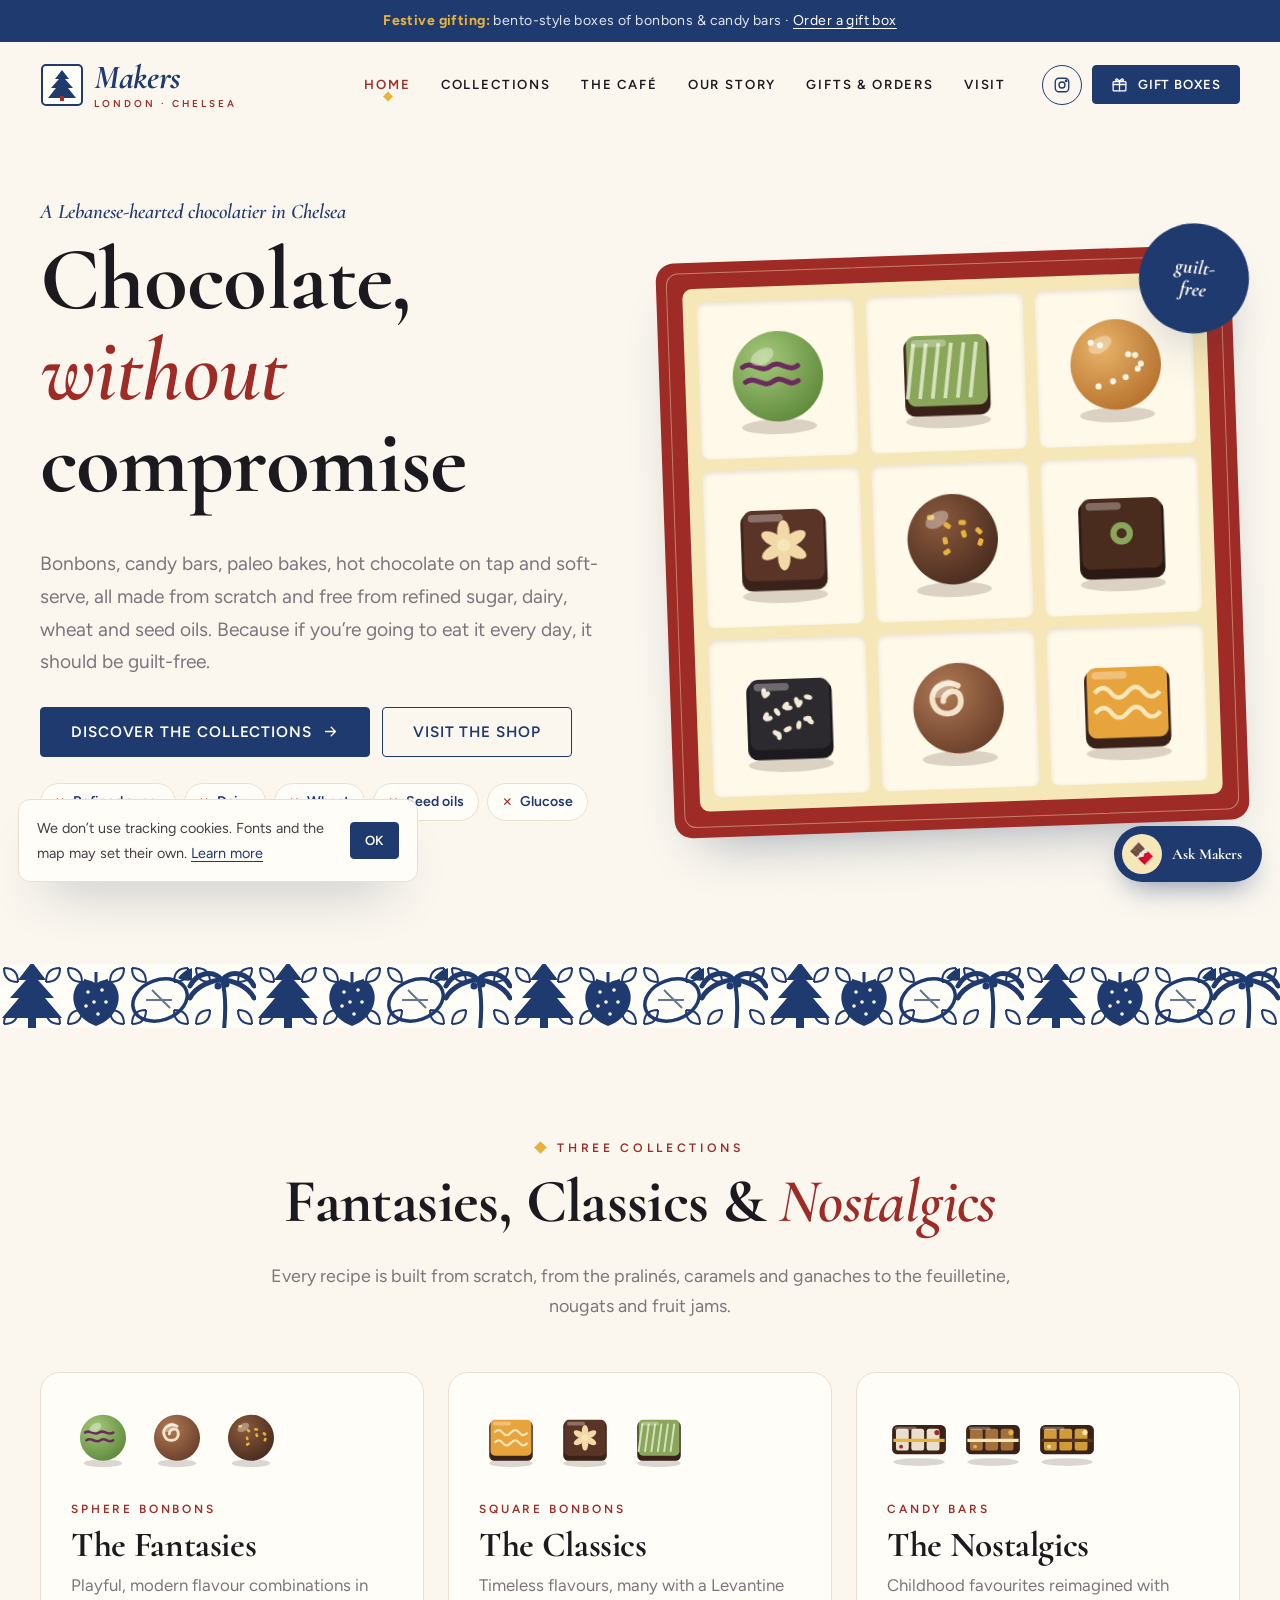
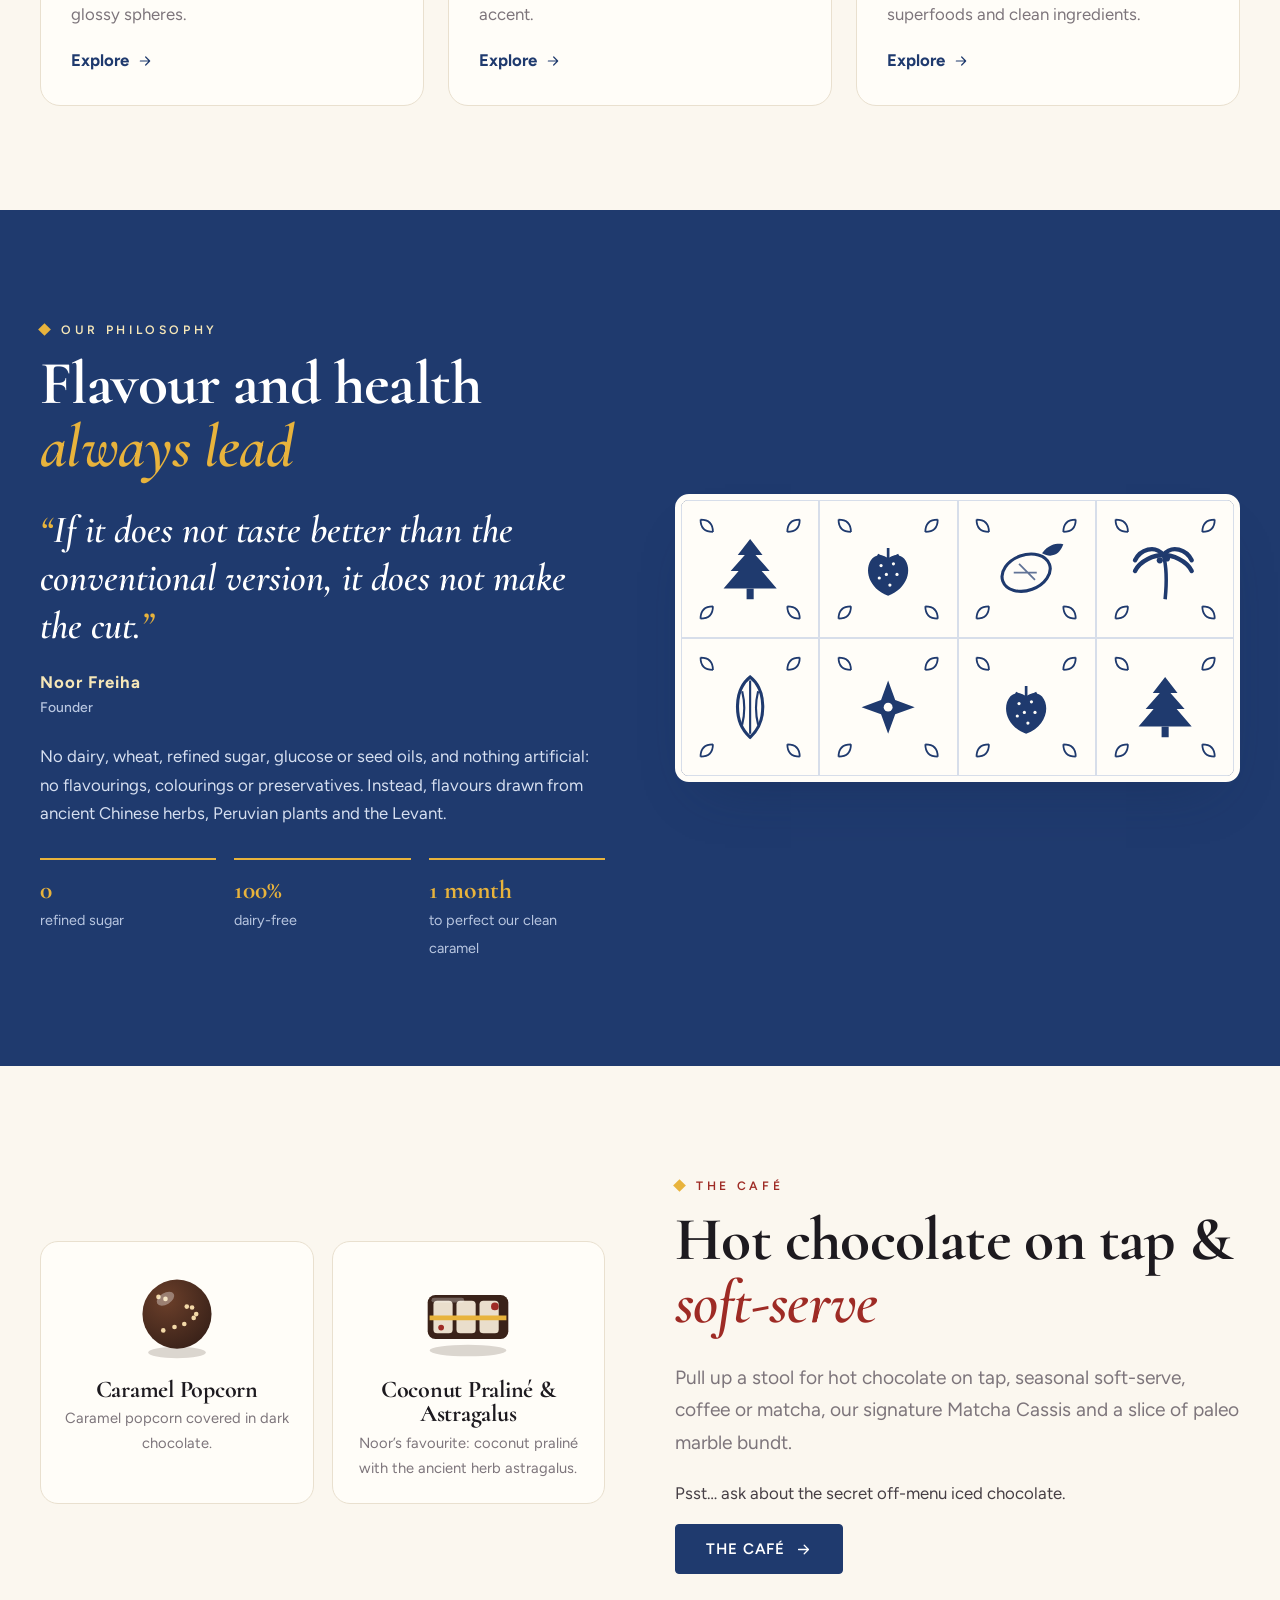
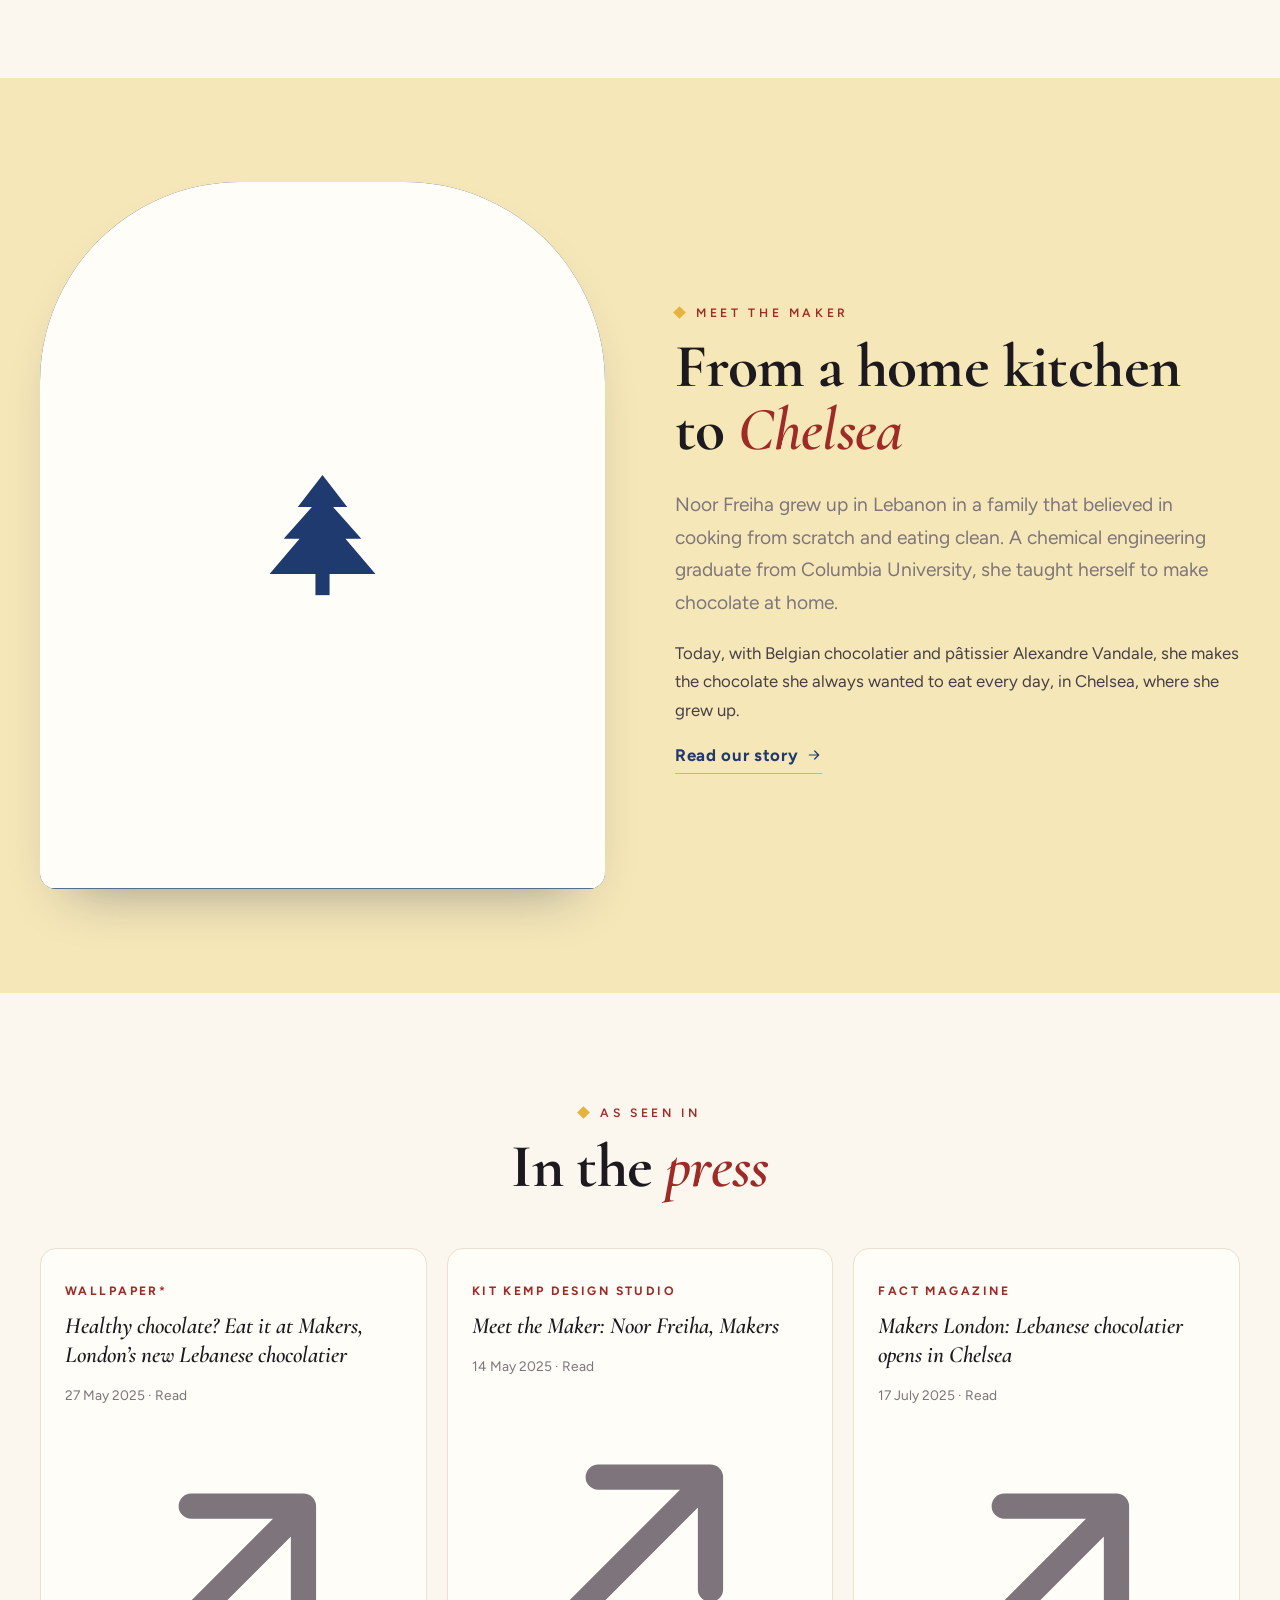
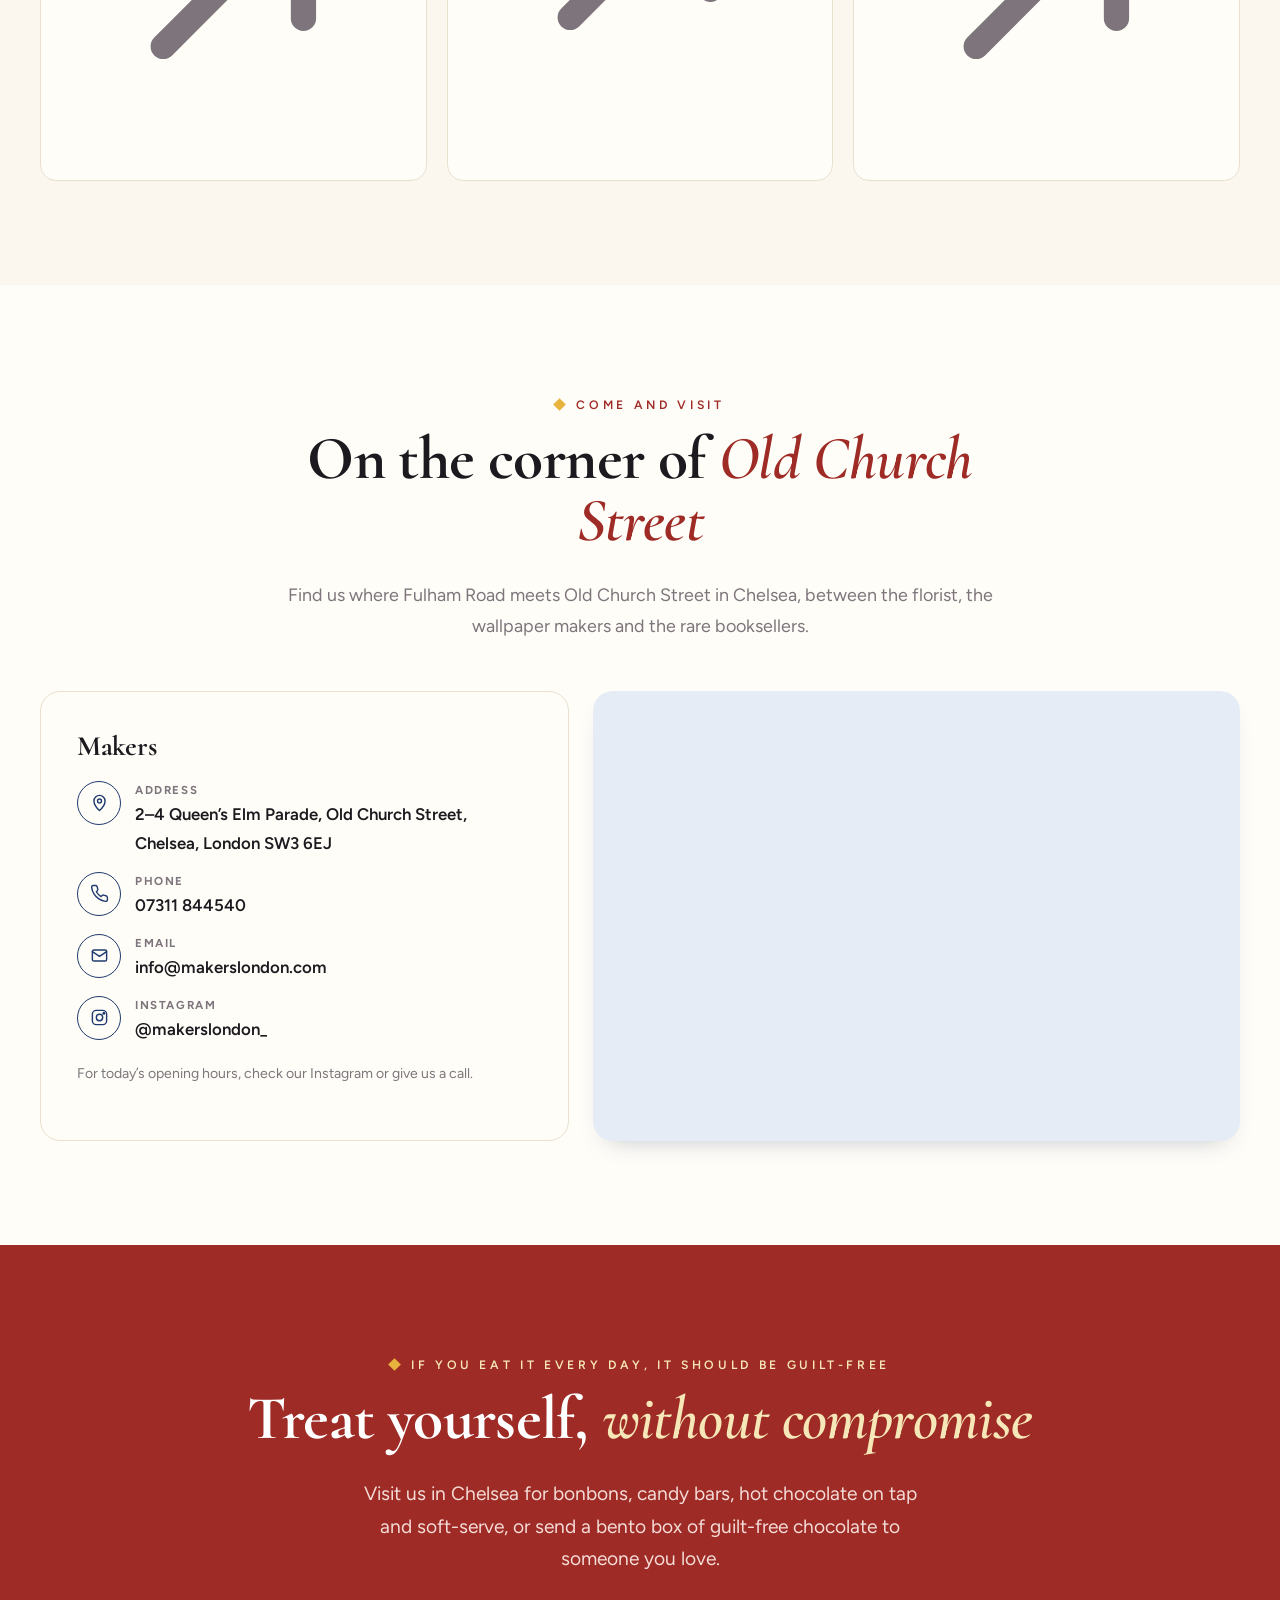
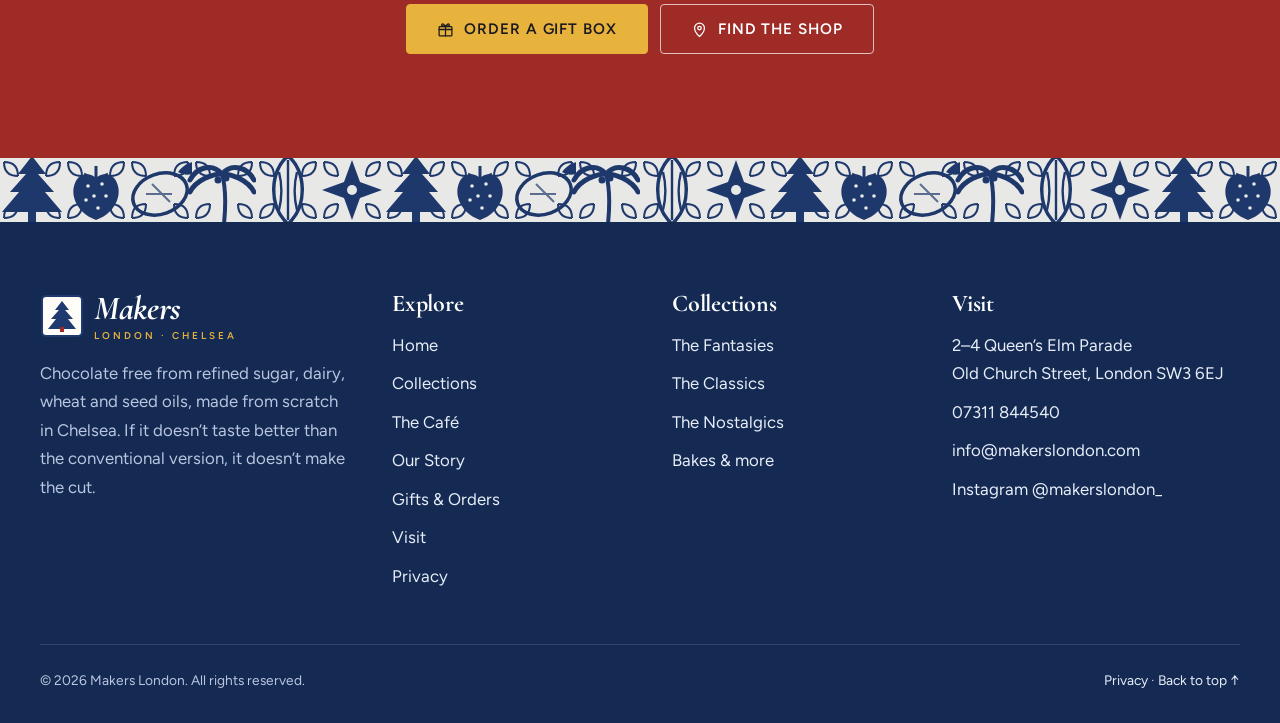
<file: makers-london-WEBSITE/index.html>
<!doctype html>
<html lang="en-GB" class="no-js">
<head>
<meta charset="utf-8">
<meta name="viewport" content="width=device-width, initial-scale=1, viewport-fit=cover">
<title>Makers London | Guilt-Free Chocolate Shop &amp; Café in Chelsea</title>
<meta name="description" content="Makers is a chocolate shop and café on Old Church Street, Chelsea: bonbons, candy bars, paleo bakes, hot chocolate and soft-serve, free from refined sugar, dairy, wheat and seed oils.">
<link rel="canonical" href="https://www.makerslondon.com/">
<meta name="theme-color" content="#1f3a6e">
<meta name="geo.region" content="GB-KEC"><meta name="geo.placename" content="Chelsea, London">
<meta property="og:type" content="website">
<meta property="og:site_name" content="Makers London">
<meta property="og:title" content="Makers London | Guilt-Free Chocolate Shop &amp; Café in Chelsea">
<meta property="og:description" content="Makers is a chocolate shop and café on Old Church Street, Chelsea: bonbons, candy bars, paleo bakes, hot chocolate and soft-serve, free from refined sugar, dairy, wheat and seed oils.">
<meta property="og:url" content="https://www.makerslondon.com/">
<meta property="og:image" content="https://www.makerslondon.com/og-image.jpg">
<meta property="og:locale" content="en_GB">
<meta name="twitter:card" content="summary_large_image">
<link rel="icon" href="favicon.png" type="image/png">
<link rel="apple-touch-icon" href="favicon.png">
<link rel="manifest" href="site.webmanifest">
<link rel="preconnect" href="https://fonts.googleapis.com">
<link rel="preconnect" href="https://fonts.gstatic.com" crossorigin>
<link href="https://fonts.googleapis.com/css2?family=Cormorant:ital,wght@0,600;0,700;1,600;1,700&family=Figtree:wght@400;500;600;700;800&display=swap" rel="stylesheet">
<link rel="stylesheet" href="styles.css">
<script type="application/ld+json">{"@context": "https://schema.org", "@type": ["ConfectioneryStore", "CafeOrCoffeeShop"], "name": "Makers", "alternateName": "Makers London", "url": "https://www.makerslondon.com", "telephone": "+447311844540", "email": "info@makerslondon.com", "image": "https://www.makerslondon.com/og-image.jpg", "sameAs": ["https://www.instagram.com/makerslondon_/"], "founder": {"@type": "Person", "name": "Noor Freiha"}, "address": {"@type": "PostalAddress", "streetAddress": "2-4 Queen’s Elm Parade, Old Church Street", "addressLocality": "London", "postalCode": "SW3 6EJ", "addressCountry": "GB"}, "description": "Chocolate shop and café in Chelsea, London: bonbons, candy bars, paleo bakes, hot chocolate and soft-serve, free from refined sugar, dairy, wheat and seed oils."}</script>
<script defer src="site-config.js"></script>
<script defer src="main.js"></script>
<script defer src="chatbot.js"></script>
</head>
<body>
<a class="skip" href="#main">Skip to content</a>
<div class="notice"><span data-xmas hidden><b>Festive gifting:</b> bento-style boxes of bonbons &amp; candy bars · <a href="order.html" style="color:#fff">Order a gift box</a></span><span data-not-xmas>Chocolate <b>without compromise</b> · Old Church Street, Chelsea</span></div>
<header class="hdr">
  <div class="wrap hdr-in">
    <a class="logo" href="index.html" aria-label="Makers London home"><svg class="mk" viewBox="0 0 44 44" aria-hidden="true"><rect x="2" y="2" width="40" height="40" rx="4" fill="#fffdf8" stroke="#1f3a6e" stroke-width="2"/><path d="M22 7l7 9h-4l8 9h-5l8 10H8l8-10h-5l8-9h-4z" fill="#1f3a6e"/><rect x="20" y="33" width="4" height="5" fill="#9e2b25"/></svg><span><b>Makers</b><small>London · Chelsea</small></span></a>
    <nav class="nav" id="nav" aria-label="Main"><ul><li><a href="index.html" aria-current="page">Home</a></li><li><a href="collections.html">Collections</a></li><li><a href="cafe.html">The Café</a></li><li><a href="story.html">Our Story</a></li><li><a href="order.html">Gifts &amp; Orders</a></li><li><a href="contact.html">Visit</a></li>
      <li class="m-only"><a class="btn btn-block" href="order.html"><svg viewBox="0 0 24 24" fill="none" stroke="currentColor" stroke-width="1.8" stroke-linecap="round" stroke-linejoin="round" aria-hidden="true"><rect x="3" y="8" width="18" height="13" rx="1"/><path d="M3 12h18M12 8v13M12 8S9 3 7 4.5 8.5 8 12 8zM12 8s3-5 5-3.5S15.5 8 12 8z"/></svg> Order a gift box</a></li>
      <li class="m-only"><a class="btn btn-line btn-block" href="https://www.instagram.com/makerslondon_/" target="_blank" rel="noopener"><svg viewBox="0 0 24 24" fill="none" stroke="currentColor" stroke-width="1.8" stroke-linecap="round" stroke-linejoin="round" aria-hidden="true"><rect x="3" y="3" width="18" height="18" rx="5"/><circle cx="12" cy="12" r="4"/><circle cx="17.5" cy="6.5" r="1"/></svg> @makerslondon_</a></li></ul></nav>
    <div class="hdr-cta">
      <a class="soc" href="https://www.instagram.com/makerslondon_/" target="_blank" rel="noopener" aria-label="Makers on Instagram"><svg viewBox="0 0 24 24" fill="none" stroke="currentColor" stroke-width="1.8" stroke-linecap="round" stroke-linejoin="round" aria-hidden="true"><rect x="3" y="3" width="18" height="18" rx="5"/><circle cx="12" cy="12" r="4"/><circle cx="17.5" cy="6.5" r="1"/></svg></a>
      <a class="btn btn-sm" href="order.html"><svg viewBox="0 0 24 24" fill="none" stroke="currentColor" stroke-width="1.8" stroke-linecap="round" stroke-linejoin="round" aria-hidden="true"><rect x="3" y="8" width="18" height="13" rx="1"/><path d="M3 12h18M12 8v13M12 8S9 3 7 4.5 8.5 8 12 8zM12 8s3-5 5-3.5S15.5 8 12 8z"/></svg> Gift boxes</a>
      <button class="burger" aria-label="Open menu" aria-expanded="false" aria-controls="nav"><span></span><span></span><span></span></button>
    </div>
  </div>
</header>
<main id="main">
<section class="hero"><div class="wrap hero-in">
  <div><div class="load"><p class="where">A Lebanese-hearted chocolatier in Chelsea</p>
    <h1>Chocolate, <em>without</em> compromise</h1>
    <p class="lead">Bonbons, candy bars, paleo bakes, hot chocolate on tap and soft-serve, all made from scratch and free from refined sugar, dairy, wheat and seed oils. Because if you’re going to eat it every day, it should be guilt-free.</p></div>
    <div class="load"><div class="btn-row"><a class="btn" href="collections.html">Discover the collections <svg class="arr" viewBox="0 0 24 24" fill="none" stroke="currentColor" stroke-width="1.8" stroke-linecap="round" stroke-linejoin="round" aria-hidden="true"><path d="M5 12h14M13 6l6 6-6 6"/></svg></a><a class="btn btn-line" href="contact.html#visit">Visit the shop</a></div>
    <ul class="free" aria-label="Free from"><li>Refined sugar</li><li>Dairy</li><li>Wheat</li><li>Seed oils</li><li>Glucose</li><li>Artificial anything</li></ul></div></div>
  <div class="load"><div class="bento" aria-label="A bento-style box of nine Makers bonbons"><div class="grid9"><div class="cell" title="Matcha Cassis"><svg viewBox="0 0 100 100" role="img" aria-label="Matcha Cassis sphere bonbon"><defs><radialGradient id="g4" cx="35%" cy="30%" r="75%"><stop offset="0" stop-color="#a6c97a"/><stop offset="1" stop-color="#5f8a3c"/></radialGradient></defs>
<ellipse cx="50" cy="88" rx="30" ry="6" fill="#3a2219" opacity=".18"/><circle cx="50" cy="48" r="36" fill="url(#g4)"/><path d="M22 40c8-6 14 6 22 0s14 6 22 0M24 52c8-6 14 6 22 0s12 6 20 0" fill="none" stroke="#6b2b5e" stroke-width="4" stroke-linecap="round"/><ellipse cx="38" cy="32" rx="10" ry="6" fill="#fff" opacity=".35" transform="rotate(-30 38 32)"/></svg></div><div class="cell" title="Pistachio Marzipan"><svg viewBox="0 0 100 100" role="img" aria-label="Pistachio Marzipan square bonbon"><ellipse cx="50" cy="88" rx="34" ry="6" fill="#3a2219" opacity=".18"/>
<rect x="16" y="22" width="68" height="62" rx="8" fill="#3a2219"/><rect x="18" y="20" width="64" height="56" rx="7" fill="#8aa65a"/><path d="M24 26l-6 44" stroke="#e9f1d6" stroke-width="3" opacity=".8"/><path d="M34 26l-6 44" stroke="#e9f1d6" stroke-width="3" opacity=".8"/><path d="M44 26l-6 44" stroke="#e9f1d6" stroke-width="3" opacity=".8"/><path d="M54 26l-6 44" stroke="#e9f1d6" stroke-width="3" opacity=".8"/><path d="M64 26l-6 44" stroke="#e9f1d6" stroke-width="3" opacity=".8"/><path d="M74 26l-6 44" stroke="#e9f1d6" stroke-width="3" opacity=".8"/><rect x="22" y="23" width="28" height="6" rx="3" fill="#fff" opacity=".3"/></svg></div><div class="cell" title="Salted Caramel"><svg viewBox="0 0 100 100" role="img" aria-label="Salted Caramel sphere bonbon"><defs><radialGradient id="g5" cx="35%" cy="30%" r="75%"><stop offset="0" stop-color="#e8b36a"/><stop offset="1" stop-color="#b8732e"/></radialGradient></defs>
<ellipse cx="50" cy="88" rx="30" ry="6" fill="#3a2219" opacity=".18"/><circle cx="50" cy="48" r="36" fill="url(#g5)"/><circle cx="70.0" cy="48.0" r="2.4" fill="#fff8e8"/><circle cx="47.4" cy="61.4" r="2.4" fill="#fff8e8"/><circle cx="30.7" cy="30.1" r="2.4" fill="#fff8e8"/><circle cx="57.6" cy="58.4" r="2.4" fill="#fff8e8"/><circle cx="67.4" cy="52.0" r="2.4" fill="#fff8e8"/><circle cx="38.0" cy="32.2" r="2.4" fill="#fff8e8"/><circle cx="35.7" cy="65.0" r="2.4" fill="#fff8e8"/><circle cx="65.7" cy="41.1" r="2.4" fill="#fff8e8"/><circle cx="60.2" cy="40.2" r="2.4" fill="#fff8e8"/><ellipse cx="38" cy="32" rx="10" ry="6" fill="#fff" opacity=".35" transform="rotate(-30 38 32)"/></svg></div><div class="cell" title="Orange Blossom Marzipan"><svg viewBox="0 0 100 100" role="img" aria-label="Orange Blossom Marzipan square bonbon"><ellipse cx="50" cy="88" rx="34" ry="6" fill="#3a2219" opacity=".18"/>
<rect x="16" y="22" width="68" height="62" rx="8" fill="#3a2219"/><rect x="18" y="20" width="64" height="56" rx="7" fill="#5a3426"/><ellipse cx="50" cy="38" rx="5" ry="10" fill="#f3d9a8" transform="rotate(0 50 48)"/><ellipse cx="50" cy="38" rx="5" ry="10" fill="#f3d9a8" transform="rotate(60 50 48)"/><ellipse cx="50" cy="38" rx="5" ry="10" fill="#f3d9a8" transform="rotate(120 50 48)"/><ellipse cx="50" cy="38" rx="5" ry="10" fill="#f3d9a8" transform="rotate(180 50 48)"/><ellipse cx="50" cy="38" rx="5" ry="10" fill="#f3d9a8" transform="rotate(240 50 48)"/><ellipse cx="50" cy="38" rx="5" ry="10" fill="#f3d9a8" transform="rotate(300 50 48)"/><circle cx="50" cy="48" r="5" fill="#f6e7b8"/><rect x="22" y="23" width="28" height="6" rx="3" fill="#fff" opacity=".3"/></svg></div><div class="cell" title="Soba Cha"><svg viewBox="0 0 100 100" role="img" aria-label="Soba Cha sphere bonbon"><defs><radialGradient id="g6" cx="35%" cy="30%" r="75%"><stop offset="0" stop-color="#8a5a3c"/><stop offset="1" stop-color="#4a2c1f"/></radialGradient></defs>
<ellipse cx="50" cy="88" rx="30" ry="6" fill="#3a2219" opacity=".18"/><circle cx="50" cy="48" r="36" fill="url(#g6)"/><rect x="30" y="28" width="6" height="4" rx="1.5" fill="#e8b33c" transform="rotate(0 33 30)"/><rect x="43" y="35" width="6" height="4" rx="1.5" fill="#e8b33c" transform="rotate(37 46 37)"/><rect x="56" y="42" width="6" height="4" rx="1.5" fill="#e8b33c" transform="rotate(74 59 44)"/><rect x="69" y="49" width="6" height="4" rx="1.5" fill="#e8b33c" transform="rotate(111 72 51)"/><rect x="42" y="56" width="6" height="4" rx="1.5" fill="#e8b33c" transform="rotate(148 45 58)"/><rect x="55" y="33" width="6" height="4" rx="1.5" fill="#e8b33c" transform="rotate(185 58 35)"/><rect x="68" y="40" width="6" height="4" rx="1.5" fill="#e8b33c" transform="rotate(222 71 42)"/><rect x="41" y="47" width="6" height="4" rx="1.5" fill="#e8b33c" transform="rotate(259 44 49)"/><ellipse cx="38" cy="32" rx="10" ry="6" fill="#fff" opacity=".35" transform="rotate(-30 38 32)"/></svg></div><div class="cell" title="Coffee Cardamom"><svg viewBox="0 0 100 100" role="img" aria-label="Coffee Cardamom square bonbon"><ellipse cx="50" cy="88" rx="34" ry="6" fill="#3a2219" opacity=".18"/>
<rect x="16" y="22" width="68" height="62" rx="8" fill="#2a1912"/><rect x="18" y="20" width="64" height="56" rx="7" fill="#4a2c1f"/><circle cx="50" cy="48" r="9" fill="#8aa65a"/><circle cx="50" cy="48" r="4" fill="#4a2c1f"/><rect x="22" y="23" width="28" height="6" rx="3" fill="#fff" opacity=".3"/></svg></div><div class="cell" title="Black Sesame Tahini"><svg viewBox="0 0 100 100" role="img" aria-label="Black Sesame Tahini square bonbon"><ellipse cx="50" cy="88" rx="34" ry="6" fill="#3a2219" opacity=".18"/>
<rect x="16" y="22" width="68" height="62" rx="8" fill="#1d1a1f"/><rect x="18" y="20" width="64" height="56" rx="7" fill="#2c2a2e"/><ellipse cx="30" cy="30" rx="2" ry="3.4" fill="#f3ead8" transform="rotate(0 30 30)"/><ellipse cx="47" cy="41" rx="2" ry="3.4" fill="#f3ead8" transform="rotate(41 47 41)"/><ellipse cx="64" cy="52" rx="2" ry="3.4" fill="#f3ead8" transform="rotate(82 64 52)"/><ellipse cx="39" cy="63" rx="2" ry="3.4" fill="#f3ead8" transform="rotate(123 39 63)"/><ellipse cx="56" cy="38" rx="2" ry="3.4" fill="#f3ead8" transform="rotate(164 56 38)"/><ellipse cx="31" cy="49" rx="2" ry="3.4" fill="#f3ead8" transform="rotate(205 31 49)"/><ellipse cx="48" cy="60" rx="2" ry="3.4" fill="#f3ead8" transform="rotate(246 48 60)"/><ellipse cx="65" cy="35" rx="2" ry="3.4" fill="#f3ead8" transform="rotate(287 65 35)"/><ellipse cx="40" cy="46" rx="2" ry="3.4" fill="#f3ead8" transform="rotate(328 40 46)"/><ellipse cx="57" cy="57" rx="2" ry="3.4" fill="#f3ead8" transform="rotate(369 57 57)"/><ellipse cx="32" cy="32" rx="2" ry="3.4" fill="#f3ead8" transform="rotate(410 32 32)"/><ellipse cx="49" cy="43" rx="2" ry="3.4" fill="#f3ead8" transform="rotate(451 49 43)"/><ellipse cx="66" cy="54" rx="2" ry="3.4" fill="#f3ead8" transform="rotate(492 66 54)"/><ellipse cx="41" cy="65" rx="2" ry="3.4" fill="#f3ead8" transform="rotate(533 41 65)"/><ellipse cx="58" cy="40" rx="2" ry="3.4" fill="#f3ead8" transform="rotate(574 58 40)"/><ellipse cx="33" cy="51" rx="2" ry="3.4" fill="#f3ead8" transform="rotate(615 33 51)"/><rect x="22" y="23" width="28" height="6" rx="3" fill="#fff" opacity=".3"/></svg></div><div class="cell" title="Cappuccino"><svg viewBox="0 0 100 100" role="img" aria-label="Cappuccino sphere bonbon"><defs><radialGradient id="g7" cx="35%" cy="30%" r="75%"><stop offset="0" stop-color="#b07a55"/><stop offset="1" stop-color="#6b3f2a"/></radialGradient></defs>
<ellipse cx="50" cy="88" rx="30" ry="6" fill="#3a2219" opacity=".18"/><circle cx="50" cy="48" r="36" fill="url(#g7)"/><path d="M50 30c-10-6-24 2-20 14s22 10 22-2-14-8-14 0" fill="none" stroke="#f3e3c8" stroke-width="4.5" stroke-linecap="round"/><ellipse cx="38" cy="32" rx="10" ry="6" fill="#fff" opacity=".35" transform="rotate(-30 38 32)"/></svg></div><div class="cell" title="Mango & Bergamot"><svg viewBox="0 0 100 100" role="img" aria-label="Mango and Bergamot square bonbon"><ellipse cx="50" cy="88" rx="34" ry="6" fill="#3a2219" opacity=".18"/>
<rect x="16" y="22" width="68" height="62" rx="8" fill="#3a2219"/><rect x="18" y="20" width="64" height="56" rx="7" fill="#e8a43c"/><path d="M24 40q7-8 13 0t13 0 13 0 13 0M24 56q7-8 13 0t13 0 13 0 13 0" fill="none" stroke="#f6e7b8" stroke-width="3.5"/><rect x="22" y="23" width="28" height="6" rx="3" fill="#fff" opacity=".3"/></svg></div></div><div class="lid">guilt-<br>free</div></div></div>
</div></section>
<div class="tileband" aria-hidden="true" style="background-image:url(&quot;data:image/svg+xml,%3Csvg%20xmlns%3D%22http%3A//www.w3.org/2000/svg%22%20width%3D%22256%22%20height%3D%2264%22%20viewBox%3D%220%200%20256%2064%22%3E%3Cg%20transform%3D%22translate%280%200%29%22%3E%3Crect%20width%3D%2264%22%20height%3D%2264%22%20fill%3D%22%23fffdf8%22/%3E%3Cpath%20d%3D%22M4%204q14%200%2014%2014M4%204q0%2014%2014%2014%22%20fill%3D%22none%22%20stroke%3D%22%231f3a6e%22%20stroke-width%3D%222%22/%3E%3Cpath%20d%3D%22M60%204q-14%200%20-14%2014M60%204q0%2014%20-14%2014%22%20fill%3D%22none%22%20stroke%3D%22%231f3a6e%22%20stroke-width%3D%222%22/%3E%3Cpath%20d%3D%22M4%2060q14%200%2014%20-14M4%2060q0%20-14%2014%20-14%22%20fill%3D%22none%22%20stroke%3D%22%231f3a6e%22%20stroke-width%3D%222%22/%3E%3Cpath%20d%3D%22M60%2060q-14%200%20-14%20-14M60%2060q0%20-14%20-14%20-14%22%20fill%3D%22none%22%20stroke%3D%22%231f3a6e%22%20stroke-width%3D%222%22/%3E%3Cpath%20d%3D%22M32.0%20-2.0l14%2018h-8l16%2018h-9l17%2020H2.0l17-20h-9l16-18h-8z%22%20fill%3D%22%231f3a6e%22/%3E%3Crect%20x%3D%2228.0%22%20y%3D%2254.0%22%20width%3D%228%22%20height%3D%2212%22%20fill%3D%22%231f3a6e%22/%3E%3C/g%3E%3Cg%20transform%3D%22translate%2864%200%29%22%3E%3Crect%20width%3D%2264%22%20height%3D%2264%22%20fill%3D%22%23fffdf8%22/%3E%3Cpath%20d%3D%22M4%204q14%200%2014%2014M4%204q0%2014%2014%2014%22%20fill%3D%22none%22%20stroke%3D%22%231f3a6e%22%20stroke-width%3D%222%22/%3E%3Cpath%20d%3D%22M60%204q-14%200%20-14%2014M60%204q0%2014%20-14%2014%22%20fill%3D%22none%22%20stroke%3D%22%231f3a6e%22%20stroke-width%3D%222%22/%3E%3Cpath%20d%3D%22M4%2060q14%200%2014%20-14M4%2060q0%20-14%2014%20-14%22%20fill%3D%22none%22%20stroke%3D%22%231f3a6e%22%20stroke-width%3D%222%22/%3E%3Cpath%20d%3D%22M60%2060q-14%200%20-14%20-14M60%2060q0%20-14%20-14%20-14%22%20fill%3D%22none%22%20stroke%3D%22%231f3a6e%22%20stroke-width%3D%222%22/%3E%3Cpath%20d%3D%22M32.0%2062.0c-22-8-28-30-18-42%206-6%2014-4%2018%200%204-4%2012-6%2018%200%2010%2012%204%2034-18%2042z%22%20fill%3D%22%231f3a6e%22/%3E%3Ccircle%20cx%3D%2224.0%22%20cy%3D%2228.0%22%20r%3D%221.8%22%20fill%3D%22%23fffdf8%22/%3E%3Ccircle%20cx%3D%2238.0%22%20cy%3D%2226.0%22%20r%3D%221.8%22%20fill%3D%22%23fffdf8%22/%3E%3Ccircle%20cx%3D%2230.0%22%20cy%3D%2238.0%22%20r%3D%221.8%22%20fill%3D%22%23fffdf8%22/%3E%3Ccircle%20cx%3D%2242.0%22%20cy%3D%2238.0%22%20r%3D%221.8%22%20fill%3D%22%23fffdf8%22/%3E%3Ccircle%20cx%3D%2222.0%22%20cy%3D%2242.0%22%20r%3D%221.8%22%20fill%3D%22%23fffdf8%22/%3E%3Ccircle%20cx%3D%2234.0%22%20cy%3D%2250.0%22%20r%3D%221.8%22%20fill%3D%22%23fffdf8%22/%3E%3Cpath%20d%3D%22M20.0%2016.0l12%206%2012-6M32.0%2022.0v-14%22%20stroke%3D%22%231f3a6e%22%20stroke-width%3D%223%22%20fill%3D%22none%22/%3E%3C/g%3E%3Cg%20transform%3D%22translate%28128%200%29%22%3E%3Crect%20width%3D%2264%22%20height%3D%2264%22%20fill%3D%22%23fffdf8%22/%3E%3Cpath%20d%3D%22M4%204q14%200%2014%2014M4%204q0%2014%2014%2014%22%20fill%3D%22none%22%20stroke%3D%22%231f3a6e%22%20stroke-width%3D%222%22/%3E%3Cpath%20d%3D%22M60%204q-14%200%20-14%2014M60%204q0%2014%20-14%2014%22%20fill%3D%22none%22%20stroke%3D%22%231f3a6e%22%20stroke-width%3D%222%22/%3E%3Cpath%20d%3D%22M4%2060q14%200%2014%20-14M4%2060q0%20-14%2014%20-14%22%20fill%3D%22none%22%20stroke%3D%22%231f3a6e%22%20stroke-width%3D%222%22/%3E%3Cpath%20d%3D%22M60%2060q-14%200%20-14%20-14M60%2060q0%20-14%20-14%20-14%22%20fill%3D%22none%22%20stroke%3D%22%231f3a6e%22%20stroke-width%3D%222%22/%3E%3Cellipse%20cx%3D%2232.0%22%20cy%3D%2236.0%22%20rx%3D%2228%22%20ry%3D%2220%22%20fill%3D%22none%22%20stroke%3D%22%231f3a6e%22%20stroke-width%3D%223.5%22%20transform%3D%22rotate%28-20%2032.0%2036.0%29%22/%3E%3Cpath%20d%3D%22M18.0%2036.0h26M24.0%2026.0l18%2018%22%20stroke%3D%22%231f3a6e%22%20stroke-width%3D%222%22%20opacity%3D%22.7%22/%3E%3Cpath%20d%3D%22M50.0%2014.0c10-14%2024-10%2024-10-4%2012-14%2016-24%2010z%22%20fill%3D%22%231f3a6e%22/%3E%3C/g%3E%3Cg%20transform%3D%22translate%28192%200%29%22%3E%3Crect%20width%3D%2264%22%20height%3D%2264%22%20fill%3D%22%23fffdf8%22/%3E%3Cpath%20d%3D%22M4%204q14%200%2014%2014M4%204q0%2014%2014%2014%22%20fill%3D%22none%22%20stroke%3D%22%231f3a6e%22%20stroke-width%3D%222%22/%3E%3Cpath%20d%3D%22M60%204q-14%200%20-14%2014M60%204q0%2014%20-14%2014%22%20fill%3D%22none%22%20stroke%3D%22%231f3a6e%22%20stroke-width%3D%222%22/%3E%3Cpath%20d%3D%22M4%2060q14%200%2014%20-14M4%2060q0%20-14%2014%20-14%22%20fill%3D%22none%22%20stroke%3D%22%231f3a6e%22%20stroke-width%3D%222%22/%3E%3Cpath%20d%3D%22M60%2060q-14%200%20-14%20-14M60%2060q0%20-14%20-14%20-14%22%20fill%3D%22none%22%20stroke%3D%22%231f3a6e%22%20stroke-width%3D%222%22/%3E%3Cpath%20d%3D%22M32.0%2066.0c2-20%202-36-2-50%22%20stroke%3D%22%231f3a6e%22%20stroke-width%3D%224%22%20fill%3D%22none%22/%3E%3Cpath%20d%3D%22M30.0%2016.0c10%20-12%2026%20-6%2032%206%22%20stroke%3D%22%231f3a6e%22%20stroke-width%3D%225%22%20fill%3D%22none%22%20stroke-linecap%3D%22round%22/%3E%3Cpath%20d%3D%22M30.0%2016.0c-10%20-12%20-26%20-6%20-32%206%22%20stroke%3D%22%231f3a6e%22%20stroke-width%3D%225%22%20fill%3D%22none%22%20stroke-linecap%3D%22round%22/%3E%3Cpath%20d%3D%22M30.0%2016.0c10%200%2026%206%2032%2018%22%20stroke%3D%22%231f3a6e%22%20stroke-width%3D%225%22%20fill%3D%22none%22%20stroke-linecap%3D%22round%22/%3E%3Cpath%20d%3D%22M30.0%2016.0c-10%200%20-26%206%20-32%2018%22%20stroke%3D%22%231f3a6e%22%20stroke-width%3D%225%22%20fill%3D%22none%22%20stroke-linecap%3D%22round%22/%3E%3Ccircle%20cx%3D%2234.0%22%20cy%3D%2220.0%22%20r%3D%223.5%22%20fill%3D%22%231f3a6e%22/%3E%3Ccircle%20cx%3D%2226.0%22%20cy%3D%2222.0%22%20r%3D%223.5%22%20fill%3D%22%231f3a6e%22/%3E%3C/g%3E%3C/svg%3E&quot;);background-size:256px 64px"></div>
<section class="sec"><div class="wrap"><div class="head center rv"><span class="eyebrow">Three collections</span><h2>Fantasies, Classics &amp; <em>Nostalgics</em></h2><p>Every recipe is built from scratch, from the pralinés, caramels and ganaches to the feuilletine, nougats and fruit jams.</p></div>
  <div class="colls"><a class="coll rv d1" href="collections.html?tab=fantasies"><div class="shapes"><svg viewBox="0 0 100 100" role="img" aria-label="Matcha Cassis sphere bonbon"><defs><radialGradient id="g1" cx="35%" cy="30%" r="75%"><stop offset="0" stop-color="#a6c97a"/><stop offset="1" stop-color="#5f8a3c"/></radialGradient></defs>
<ellipse cx="50" cy="88" rx="30" ry="6" fill="#3a2219" opacity=".18"/><circle cx="50" cy="48" r="36" fill="url(#g1)"/><path d="M22 40c8-6 14 6 22 0s14 6 22 0M24 52c8-6 14 6 22 0s12 6 20 0" fill="none" stroke="#6b2b5e" stroke-width="4" stroke-linecap="round"/><ellipse cx="38" cy="32" rx="10" ry="6" fill="#fff" opacity=".35" transform="rotate(-30 38 32)"/></svg><svg viewBox="0 0 100 100" role="img" aria-label="Cappuccino sphere bonbon"><defs><radialGradient id="g2" cx="35%" cy="30%" r="75%"><stop offset="0" stop-color="#b07a55"/><stop offset="1" stop-color="#6b3f2a"/></radialGradient></defs>
<ellipse cx="50" cy="88" rx="30" ry="6" fill="#3a2219" opacity=".18"/><circle cx="50" cy="48" r="36" fill="url(#g2)"/><path d="M50 30c-10-6-24 2-20 14s22 10 22-2-14-8-14 0" fill="none" stroke="#f3e3c8" stroke-width="4.5" stroke-linecap="round"/><ellipse cx="38" cy="32" rx="10" ry="6" fill="#fff" opacity=".35" transform="rotate(-30 38 32)"/></svg><svg viewBox="0 0 100 100" role="img" aria-label="Soba Cha sphere bonbon"><defs><radialGradient id="g3" cx="35%" cy="30%" r="75%"><stop offset="0" stop-color="#8a5a3c"/><stop offset="1" stop-color="#4a2c1f"/></radialGradient></defs>
<ellipse cx="50" cy="88" rx="30" ry="6" fill="#3a2219" opacity=".18"/><circle cx="50" cy="48" r="36" fill="url(#g3)"/><rect x="30" y="28" width="6" height="4" rx="1.5" fill="#e8b33c" transform="rotate(0 33 30)"/><rect x="43" y="35" width="6" height="4" rx="1.5" fill="#e8b33c" transform="rotate(37 46 37)"/><rect x="56" y="42" width="6" height="4" rx="1.5" fill="#e8b33c" transform="rotate(74 59 44)"/><rect x="69" y="49" width="6" height="4" rx="1.5" fill="#e8b33c" transform="rotate(111 72 51)"/><rect x="42" y="56" width="6" height="4" rx="1.5" fill="#e8b33c" transform="rotate(148 45 58)"/><rect x="55" y="33" width="6" height="4" rx="1.5" fill="#e8b33c" transform="rotate(185 58 35)"/><rect x="68" y="40" width="6" height="4" rx="1.5" fill="#e8b33c" transform="rotate(222 71 42)"/><rect x="41" y="47" width="6" height="4" rx="1.5" fill="#e8b33c" transform="rotate(259 44 49)"/><ellipse cx="38" cy="32" rx="10" ry="6" fill="#fff" opacity=".35" transform="rotate(-30 38 32)"/></svg></div><small>Sphere bonbons</small><h3>The Fantasies</h3><p>Playful, modern flavour combinations in glossy spheres.</p><span class="go">Explore <svg viewBox="0 0 24 24" fill="none" stroke="currentColor" stroke-width="1.8" stroke-linecap="round" stroke-linejoin="round" aria-hidden="true"><path d="M5 12h14M13 6l6 6-6 6"/></svg></span></a><a class="coll rv d2" href="collections.html?tab=classics"><div class="shapes"><svg viewBox="0 0 100 100" role="img" aria-label="Mango and Bergamot square bonbon"><ellipse cx="50" cy="88" rx="34" ry="6" fill="#3a2219" opacity=".18"/>
<rect x="16" y="22" width="68" height="62" rx="8" fill="#3a2219"/><rect x="18" y="20" width="64" height="56" rx="7" fill="#e8a43c"/><path d="M24 40q7-8 13 0t13 0 13 0 13 0M24 56q7-8 13 0t13 0 13 0 13 0" fill="none" stroke="#f6e7b8" stroke-width="3.5"/><rect x="22" y="23" width="28" height="6" rx="3" fill="#fff" opacity=".3"/></svg><svg viewBox="0 0 100 100" role="img" aria-label="Orange Blossom Marzipan square bonbon"><ellipse cx="50" cy="88" rx="34" ry="6" fill="#3a2219" opacity=".18"/>
<rect x="16" y="22" width="68" height="62" rx="8" fill="#3a2219"/><rect x="18" y="20" width="64" height="56" rx="7" fill="#5a3426"/><ellipse cx="50" cy="38" rx="5" ry="10" fill="#f3d9a8" transform="rotate(0 50 48)"/><ellipse cx="50" cy="38" rx="5" ry="10" fill="#f3d9a8" transform="rotate(60 50 48)"/><ellipse cx="50" cy="38" rx="5" ry="10" fill="#f3d9a8" transform="rotate(120 50 48)"/><ellipse cx="50" cy="38" rx="5" ry="10" fill="#f3d9a8" transform="rotate(180 50 48)"/><ellipse cx="50" cy="38" rx="5" ry="10" fill="#f3d9a8" transform="rotate(240 50 48)"/><ellipse cx="50" cy="38" rx="5" ry="10" fill="#f3d9a8" transform="rotate(300 50 48)"/><circle cx="50" cy="48" r="5" fill="#f6e7b8"/><rect x="22" y="23" width="28" height="6" rx="3" fill="#fff" opacity=".3"/></svg><svg viewBox="0 0 100 100" role="img" aria-label="Pistachio Marzipan square bonbon"><ellipse cx="50" cy="88" rx="34" ry="6" fill="#3a2219" opacity=".18"/>
<rect x="16" y="22" width="68" height="62" rx="8" fill="#3a2219"/><rect x="18" y="20" width="64" height="56" rx="7" fill="#8aa65a"/><path d="M24 26l-6 44" stroke="#e9f1d6" stroke-width="3" opacity=".8"/><path d="M34 26l-6 44" stroke="#e9f1d6" stroke-width="3" opacity=".8"/><path d="M44 26l-6 44" stroke="#e9f1d6" stroke-width="3" opacity=".8"/><path d="M54 26l-6 44" stroke="#e9f1d6" stroke-width="3" opacity=".8"/><path d="M64 26l-6 44" stroke="#e9f1d6" stroke-width="3" opacity=".8"/><path d="M74 26l-6 44" stroke="#e9f1d6" stroke-width="3" opacity=".8"/><rect x="22" y="23" width="28" height="6" rx="3" fill="#fff" opacity=".3"/></svg></div><small>Square bonbons</small><h3>The Classics</h3><p>Timeless flavours, many with a Levantine accent.</p><span class="go">Explore <svg viewBox="0 0 24 24" fill="none" stroke="currentColor" stroke-width="1.8" stroke-linecap="round" stroke-linejoin="round" aria-hidden="true"><path d="M5 12h14M13 6l6 6-6 6"/></svg></span></a><a class="coll rv d3" href="collections.html?tab=nostalgics"><div class="shapes"><svg viewBox="0 0 100 100" role="img" aria-label="Coconut Praliné and Astragalus candy bar"><ellipse cx="50" cy="86" rx="40" ry="6" fill="#3a2219" opacity=".18"/>
<rect x="8" y="28" width="84" height="46" rx="8" fill="#3a2219"/><rect x="14" y="34" width="20" height="34" rx="4" fill="#f3e9d6" opacity=".95"/><rect x="38" y="34" width="20" height="34" rx="4" fill="#f3e9d6" opacity=".95"/><rect x="62" y="34" width="20" height="34" rx="4" fill="#f3e9d6" opacity=".95"/><path d="M10 52h80" stroke="#e8b33c" stroke-width="5"/>
<circle cx="78" cy="40" r="4" fill="#9e2b25"/><circle cx="22" cy="62" r="3" fill="#9e2b25"/><rect x="12" y="31" width="34" height="5" rx="2.5" fill="#fff" opacity=".28"/></svg><svg viewBox="0 0 100 100" role="img" aria-label="Hazelnut Wafer and Maca candy bar"><ellipse cx="50" cy="86" rx="40" ry="6" fill="#3a2219" opacity=".18"/>
<rect x="8" y="28" width="84" height="46" rx="8" fill="#3a2219"/><rect x="14" y="34" width="20" height="34" rx="4" fill="#a8743f" opacity=".95"/><rect x="38" y="34" width="20" height="34" rx="4" fill="#a8743f" opacity=".95"/><rect x="62" y="34" width="20" height="34" rx="4" fill="#a8743f" opacity=".95"/><path d="M10 52h80" stroke="#f6e7b8" stroke-width="5"/>
<circle cx="78" cy="40" r="4" fill="#e8b33c"/><circle cx="22" cy="62" r="3" fill="#e8b33c"/><rect x="12" y="31" width="34" height="5" rx="2.5" fill="#fff" opacity=".28"/></svg><svg viewBox="0 0 100 100" role="img" aria-label="Peanut Butter Honeycomb candy bar"><ellipse cx="50" cy="86" rx="40" ry="6" fill="#3a2219" opacity=".18"/>
<rect x="8" y="28" width="84" height="46" rx="8" fill="#3a2219"/><rect x="14" y="34" width="20" height="34" rx="4" fill="#d9a23c" opacity=".95"/><rect x="38" y="34" width="20" height="34" rx="4" fill="#d9a23c" opacity=".95"/><rect x="62" y="34" width="20" height="34" rx="4" fill="#d9a23c" opacity=".95"/><path d="M10 52h80" stroke="#5a3426" stroke-width="5"/>
<circle cx="78" cy="40" r="4" fill="#f6e7b8"/><circle cx="22" cy="62" r="3" fill="#f6e7b8"/><rect x="12" y="31" width="34" height="5" rx="2.5" fill="#fff" opacity=".28"/></svg></div><small>Candy bars</small><h3>The Nostalgics</h3><p>Childhood favourites reimagined with superfoods and clean ingredients.</p><span class="go">Explore <svg viewBox="0 0 24 24" fill="none" stroke="currentColor" stroke-width="1.8" stroke-linecap="round" stroke-linejoin="round" aria-hidden="true"><path d="M5 12h14M13 6l6 6-6 6"/></svg></span></a></div></div></section>

<section class="sec sec-delft"><div class="wrap split">
  <div class="rv"><span class="eyebrow">Our philosophy</span><h2>Flavour and health <em>always lead</em></h2>
    <p class="quote" style="color:#fff">If it does not taste better than the conventional version, it does not make the cut.</p><p class="cite" style="color:var(--gold-l)">Noor Freiha <small style="color:#b8c6e0">Founder</small></p>
    <p style="margin-top:22px">No dairy, wheat, refined sugar, glucose or seed oils, and nothing artificial: no flavourings, colourings or preservatives. Instead, flavours drawn from ancient Chinese herbs, Peruvian plants and the Levant.</p>
    <div class="facts"><div class="fact"><b>0</b><span>refined sugar</span></div><div class="fact"><b>100%</b><span>dairy-free</span></div><div class="fact"><b>1 month</b><span>to perfect our clean caramel</span></div></div></div>
  <div class="rv d1"><div class="tiles"><div><svg viewBox="0 0 120 120" role="img" aria-label="Hand-painted Delft-style tile: cedar"><rect width="120" height="120" fill="#fffdf8"/><path d="M4 4q14 0 14 14M4 4q0 14 14 14" fill="none" stroke="#1f3a6e" stroke-width="2"/><path d="M116 4q-14 0 -14 14M116 4q0 14 -14 14" fill="none" stroke="#1f3a6e" stroke-width="2"/><path d="M4 116q14 0 14 -14M4 116q0 -14 14 -14" fill="none" stroke="#1f3a6e" stroke-width="2"/><path d="M116 116q-14 0 -14 -14M116 116q0 -14 -14 -14" fill="none" stroke="#1f3a6e" stroke-width="2"/><path d="M60.0 26.0l14 18h-8l16 18h-9l17 20H30.0l17-20h-9l16-18h-8z" fill="#1f3a6e"/><rect x="56.0" y="82.0" width="8" height="12" fill="#1f3a6e"/></svg></div><div><svg viewBox="0 0 120 120" role="img" aria-label="Hand-painted Delft-style tile: strawberry"><rect width="120" height="120" fill="#fffdf8"/><path d="M4 4q14 0 14 14M4 4q0 14 14 14" fill="none" stroke="#1f3a6e" stroke-width="2"/><path d="M116 4q-14 0 -14 14M116 4q0 14 -14 14" fill="none" stroke="#1f3a6e" stroke-width="2"/><path d="M4 116q14 0 14 -14M4 116q0 -14 14 -14" fill="none" stroke="#1f3a6e" stroke-width="2"/><path d="M116 116q-14 0 -14 -14M116 116q0 -14 -14 -14" fill="none" stroke="#1f3a6e" stroke-width="2"/><path d="M60.0 90.0c-22-8-28-30-18-42 6-6 14-4 18 0 4-4 12-6 18 0 10 12 4 34-18 42z" fill="#1f3a6e"/><circle cx="52.0" cy="56.0" r="1.8" fill="#fffdf8"/><circle cx="66.0" cy="54.0" r="1.8" fill="#fffdf8"/><circle cx="58.0" cy="66.0" r="1.8" fill="#fffdf8"/><circle cx="70.0" cy="66.0" r="1.8" fill="#fffdf8"/><circle cx="50.0" cy="70.0" r="1.8" fill="#fffdf8"/><circle cx="62.0" cy="78.0" r="1.8" fill="#fffdf8"/><path d="M48.0 44.0l12 6 12-6M60.0 50.0v-14" stroke="#1f3a6e" stroke-width="3" fill="none"/></svg></div><div><svg viewBox="0 0 120 120" role="img" aria-label="Hand-painted Delft-style tile: lemon"><rect width="120" height="120" fill="#fffdf8"/><path d="M4 4q14 0 14 14M4 4q0 14 14 14" fill="none" stroke="#1f3a6e" stroke-width="2"/><path d="M116 4q-14 0 -14 14M116 4q0 14 -14 14" fill="none" stroke="#1f3a6e" stroke-width="2"/><path d="M4 116q14 0 14 -14M4 116q0 -14 14 -14" fill="none" stroke="#1f3a6e" stroke-width="2"/><path d="M116 116q-14 0 -14 -14M116 116q0 -14 -14 -14" fill="none" stroke="#1f3a6e" stroke-width="2"/><ellipse cx="60.0" cy="64.0" rx="28" ry="20" fill="none" stroke="#1f3a6e" stroke-width="3.5" transform="rotate(-20 60.0 64.0)"/><path d="M46.0 64.0h26M52.0 54.0l18 18" stroke="#1f3a6e" stroke-width="2" opacity=".7"/><path d="M78.0 42.0c10-14 24-10 24-10-4 12-14 16-24 10z" fill="#1f3a6e"/></svg></div><div><svg viewBox="0 0 120 120" role="img" aria-label="Hand-painted Delft-style tile: palm"><rect width="120" height="120" fill="#fffdf8"/><path d="M4 4q14 0 14 14M4 4q0 14 14 14" fill="none" stroke="#1f3a6e" stroke-width="2"/><path d="M116 4q-14 0 -14 14M116 4q0 14 -14 14" fill="none" stroke="#1f3a6e" stroke-width="2"/><path d="M4 116q14 0 14 -14M4 116q0 -14 14 -14" fill="none" stroke="#1f3a6e" stroke-width="2"/><path d="M116 116q-14 0 -14 -14M116 116q0 -14 -14 -14" fill="none" stroke="#1f3a6e" stroke-width="2"/><path d="M60.0 94.0c2-20 2-36-2-50" stroke="#1f3a6e" stroke-width="4" fill="none"/><path d="M58.0 44.0c10 -12 26 -6 32 6" stroke="#1f3a6e" stroke-width="5" fill="none" stroke-linecap="round"/><path d="M58.0 44.0c-10 -12 -26 -6 -32 6" stroke="#1f3a6e" stroke-width="5" fill="none" stroke-linecap="round"/><path d="M58.0 44.0c10 0 26 6 32 18" stroke="#1f3a6e" stroke-width="5" fill="none" stroke-linecap="round"/><path d="M58.0 44.0c-10 0 -26 6 -32 18" stroke="#1f3a6e" stroke-width="5" fill="none" stroke-linecap="round"/><circle cx="62.0" cy="48.0" r="3.5" fill="#1f3a6e"/><circle cx="54.0" cy="50.0" r="3.5" fill="#1f3a6e"/></svg></div><div><svg viewBox="0 0 120 120" role="img" aria-label="Hand-painted Delft-style tile: pod"><rect width="120" height="120" fill="#fffdf8"/><path d="M4 4q14 0 14 14M4 4q0 14 14 14" fill="none" stroke="#1f3a6e" stroke-width="2"/><path d="M116 4q-14 0 -14 14M116 4q0 14 -14 14" fill="none" stroke="#1f3a6e" stroke-width="2"/><path d="M4 116q14 0 14 -14M4 116q0 -14 14 -14" fill="none" stroke="#1f3a6e" stroke-width="2"/><path d="M116 116q-14 0 -14 -14M116 116q0 -14 -14 -14" fill="none" stroke="#1f3a6e" stroke-width="2"/><path d="M60.0 26.0c18 14 20 50 0 68-20-18-18-54 0-68z" fill="none" stroke="#1f3a6e" stroke-width="3.5"/><path d="M60.0 30.0v60M51.0 42.0c3 12 3 26 0 38M69.0 42.0c-3 12-3 26 0 38" stroke="#1f3a6e" stroke-width="2.4" fill="none"/></svg></div><div><svg viewBox="0 0 120 120" role="img" aria-label="Hand-painted Delft-style tile: star"><rect width="120" height="120" fill="#fffdf8"/><path d="M4 4q14 0 14 14M4 4q0 14 14 14" fill="none" stroke="#1f3a6e" stroke-width="2"/><path d="M116 4q-14 0 -14 14M116 4q0 14 -14 14" fill="none" stroke="#1f3a6e" stroke-width="2"/><path d="M4 116q14 0 14 -14M4 116q0 -14 14 -14" fill="none" stroke="#1f3a6e" stroke-width="2"/><path d="M116 116q-14 0 -14 -14M116 116q0 -14 -14 -14" fill="none" stroke="#1f3a6e" stroke-width="2"/><path d="M60.0 30.0l8 22 22 8-22 8-8 22-8-22-22-8 22-8z" fill="#1f3a6e"/><circle cx="60.0" cy="60.0" r="5" fill="#fffdf8"/></svg></div><div><svg viewBox="0 0 120 120" role="img" aria-label="Hand-painted Delft-style tile: strawberry"><rect width="120" height="120" fill="#fffdf8"/><path d="M4 4q14 0 14 14M4 4q0 14 14 14" fill="none" stroke="#1f3a6e" stroke-width="2"/><path d="M116 4q-14 0 -14 14M116 4q0 14 -14 14" fill="none" stroke="#1f3a6e" stroke-width="2"/><path d="M4 116q14 0 14 -14M4 116q0 -14 14 -14" fill="none" stroke="#1f3a6e" stroke-width="2"/><path d="M116 116q-14 0 -14 -14M116 116q0 -14 -14 -14" fill="none" stroke="#1f3a6e" stroke-width="2"/><path d="M60.0 90.0c-22-8-28-30-18-42 6-6 14-4 18 0 4-4 12-6 18 0 10 12 4 34-18 42z" fill="#1f3a6e"/><circle cx="52.0" cy="56.0" r="1.8" fill="#fffdf8"/><circle cx="66.0" cy="54.0" r="1.8" fill="#fffdf8"/><circle cx="58.0" cy="66.0" r="1.8" fill="#fffdf8"/><circle cx="70.0" cy="66.0" r="1.8" fill="#fffdf8"/><circle cx="50.0" cy="70.0" r="1.8" fill="#fffdf8"/><circle cx="62.0" cy="78.0" r="1.8" fill="#fffdf8"/><path d="M48.0 44.0l12 6 12-6M60.0 50.0v-14" stroke="#1f3a6e" stroke-width="3" fill="none"/></svg></div><div><svg viewBox="0 0 120 120" role="img" aria-label="Hand-painted Delft-style tile: cedar"><rect width="120" height="120" fill="#fffdf8"/><path d="M4 4q14 0 14 14M4 4q0 14 14 14" fill="none" stroke="#1f3a6e" stroke-width="2"/><path d="M116 4q-14 0 -14 14M116 4q0 14 -14 14" fill="none" stroke="#1f3a6e" stroke-width="2"/><path d="M4 116q14 0 14 -14M4 116q0 -14 14 -14" fill="none" stroke="#1f3a6e" stroke-width="2"/><path d="M116 116q-14 0 -14 -14M116 116q0 -14 -14 -14" fill="none" stroke="#1f3a6e" stroke-width="2"/><path d="M60.0 26.0l14 18h-8l16 18h-9l17 20H30.0l17-20h-9l16-18h-8z" fill="#1f3a6e"/><rect x="56.0" y="82.0" width="8" height="12" fill="#1f3a6e"/></svg></div></div></div>
</div></section>

<section class="sec"><div class="wrap split">
  <div class="rv"><div class="flav" style="grid-template-columns:repeat(2,1fr)"><div class="fc rv d1"><svg viewBox="0 0 100 100" role="img" aria-label="Caramel Popcorn sphere bonbon"><defs><radialGradient id="g8" cx="35%" cy="30%" r="75%"><stop offset="0" stop-color="#6b3f2a"/><stop offset="1" stop-color="#3a2219"/></radialGradient></defs>
<ellipse cx="50" cy="88" rx="30" ry="6" fill="#3a2219" opacity=".18"/><circle cx="50" cy="48" r="36" fill="url(#g8)"/><circle cx="70.0" cy="48.0" r="2.4" fill="#f3d9a8"/><circle cx="47.4" cy="61.4" r="2.4" fill="#f3d9a8"/><circle cx="30.7" cy="30.1" r="2.4" fill="#f3d9a8"/><circle cx="57.6" cy="58.4" r="2.4" fill="#f3d9a8"/><circle cx="67.4" cy="52.0" r="2.4" fill="#f3d9a8"/><circle cx="38.0" cy="32.2" r="2.4" fill="#f3d9a8"/><circle cx="35.7" cy="65.0" r="2.4" fill="#f3d9a8"/><circle cx="65.7" cy="41.1" r="2.4" fill="#f3d9a8"/><circle cx="60.2" cy="40.2" r="2.4" fill="#f3d9a8"/><ellipse cx="38" cy="32" rx="10" ry="6" fill="#fff" opacity=".35" transform="rotate(-30 38 32)"/></svg><h3>Caramel Popcorn</h3><p>Caramel popcorn covered in dark chocolate.</p></div><div class="fc rv d2"><svg viewBox="0 0 100 100" role="img" aria-label="Coconut Praliné and Astragalus candy bar"><ellipse cx="50" cy="86" rx="40" ry="6" fill="#3a2219" opacity=".18"/>
<rect x="8" y="28" width="84" height="46" rx="8" fill="#3a2219"/><rect x="14" y="34" width="20" height="34" rx="4" fill="#f3e9d6" opacity=".95"/><rect x="38" y="34" width="20" height="34" rx="4" fill="#f3e9d6" opacity=".95"/><rect x="62" y="34" width="20" height="34" rx="4" fill="#f3e9d6" opacity=".95"/><path d="M10 52h80" stroke="#e8b33c" stroke-width="5"/>
<circle cx="78" cy="40" r="4" fill="#9e2b25"/><circle cx="22" cy="62" r="3" fill="#9e2b25"/><rect x="12" y="31" width="34" height="5" rx="2.5" fill="#fff" opacity=".28"/></svg><h3>Coconut Praliné &amp; Astragalus</h3><p>Noor’s favourite: coconut praliné with the ancient herb astragalus.</p></div></div></div>
  <div class="rv d1"><span class="eyebrow">The café</span><h2>Hot chocolate on tap &amp; <em>soft-serve</em></h2>
    <p class="lead">Pull up a stool for hot chocolate on tap, seasonal soft-serve, coffee or matcha, our signature Matcha Cassis and a slice of paleo marble bundt.</p>
    <p>Psst… ask about the secret off-menu iced chocolate.</p>
    <a class="btn" href="cafe.html">The café <svg class="arr" viewBox="0 0 24 24" fill="none" stroke="currentColor" stroke-width="1.8" stroke-linecap="round" stroke-linejoin="round" aria-hidden="true"><path d="M5 12h14M13 6l6 6-6 6"/></svg></a></div>
</div></section>

<section class="sec sec-gold"><div class="wrap split">
  <div class="portrait rv"><svg preserveAspectRatio="xMidYMid slice" viewBox="0 0 400 400" role="img" aria-label="Hand-painted Delft-style tile: cedar"><rect width="400" height="400" fill="#fffdf8"/><path d="M4 4q14 0 14 14M4 4q0 14 14 14" fill="none" stroke="#1f3a6e" stroke-width="2"/><path d="M396 4q-14 0 -14 14M396 4q0 14 -14 14" fill="none" stroke="#1f3a6e" stroke-width="2"/><path d="M4 396q14 0 14 -14M4 396q0 -14 14 -14" fill="none" stroke="#1f3a6e" stroke-width="2"/><path d="M396 396q-14 0 -14 -14M396 396q0 -14 -14 -14" fill="none" stroke="#1f3a6e" stroke-width="2"/><path d="M200.0 166.0l14 18h-8l16 18h-9l17 20H170.0l17-20h-9l16-18h-8z" fill="#1f3a6e"/><rect x="196.0" y="222.0" width="8" height="12" fill="#1f3a6e"/></svg></div>
  <div class="rv d1"><span class="eyebrow">Meet the maker</span><h2>From a home kitchen to <em>Chelsea</em></h2>
    <p class="lead">Noor Freiha grew up in Lebanon in a family that believed in cooking from scratch and eating clean. A chemical engineering graduate from Columbia University, she taught herself to make chocolate at home.</p>
    <p>Today, with Belgian chocolatier and pâtissier Alexandre Vandale, she makes the chocolate she always wanted to eat every day, in Chelsea, where she grew up.</p>
    <a class="link" href="story.html">Read our story <svg viewBox="0 0 24 24" fill="none" stroke="currentColor" stroke-width="1.8" stroke-linecap="round" stroke-linejoin="round" aria-hidden="true"><path d="M5 12h14M13 6l6 6-6 6"/></svg></a></div>
</div></section>

<section class="sec"><div class="wrap"><div class="head center rv"><span class="eyebrow">As seen in</span><h2>In the <em>press</em></h2></div><div class="press"><a class="pr rv d1" href="https://www.wallpaper.com/entertaining/makers-healthy-chocolate-shop-london" target="_blank" rel="noopener"><small>Wallpaper*</small><b>Healthy chocolate? Eat it at Makers, London’s new Lebanese chocolatier</b><span>27 May 2025 · Read <svg viewBox="0 0 24 24" fill="none" stroke="currentColor" stroke-width="1.8" stroke-linecap="round" stroke-linejoin="round" aria-hidden="true"><path d="M7 17 17 7M9 7h8v8"/></svg></span></a><a class="pr rv d2" href="https://kitkemp.com/day-to-day/2025/05/meet-the-maker-noor-freiha-makers/" target="_blank" rel="noopener"><small>Kit Kemp Design Studio</small><b>Meet the Maker: Noor Freiha, Makers</b><span>14 May 2025 · Read <svg viewBox="0 0 24 24" fill="none" stroke="currentColor" stroke-width="1.8" stroke-linecap="round" stroke-linejoin="round" aria-hidden="true"><path d="M7 17 17 7M9 7h8v8"/></svg></span></a><a class="pr rv d3" href="https://www.factmagazines.com/london/makers-london-lebanese-chocolatier-opens-in-chelsea" target="_blank" rel="noopener"><small>FACT Magazine</small><b>Makers London: Lebanese chocolatier opens in Chelsea</b><span>17 July 2025 · Read <svg viewBox="0 0 24 24" fill="none" stroke="currentColor" stroke-width="1.8" stroke-linecap="round" stroke-linejoin="round" aria-hidden="true"><path d="M7 17 17 7M9 7h8v8"/></svg></span></a></div></div></section>
<section class="sec sec-tile" id="visit"><div class="wrap"><div class="head center rv"><span class="eyebrow">Come and visit</span><h2>On the corner of <em>Old Church Street</em></h2><p>Find us where Fulham Road meets Old Church Street in Chelsea, between the florist, the wallpaper makers and the rare booksellers.</p></div><div class="visit">
  <div class="vcard rv"><h3>Makers</h3>
    <ul class="vlist">
      <li><i><svg viewBox="0 0 24 24" fill="none" stroke="currentColor" stroke-width="1.8" stroke-linecap="round" stroke-linejoin="round" aria-hidden="true"><path d="M12 22s7-6.1 7-12a7 7 0 0 0-14 0c0 5.9 7 12 7 12z"/><circle cx="12" cy="10" r="2.5"/></svg></i><div><small>Address</small><a href="https://www.google.com/maps/search/?api=1&amp;query=Makers,+2-4+Queen%27s+Elm+Parade,+Old+Church+Street,+London+SW3+6EJ" target="_blank" rel="noopener">2–4 Queen’s Elm Parade, Old Church Street, Chelsea, London SW3 6EJ</a></div></li>
      <li><i><svg viewBox="0 0 24 24" fill="none" stroke="currentColor" stroke-width="1.8" stroke-linecap="round" stroke-linejoin="round" aria-hidden="true"><path d="M22 16.9v3a2 2 0 0 1-2.2 2 19.8 19.8 0 0 1-8.6-3.1 19.5 19.5 0 0 1-6-6A19.8 19.8 0 0 1 2.1 4.2 2 2 0 0 1 4.1 2h3a2 2 0 0 1 2 1.7c.1.9.4 1.8.7 2.7a2 2 0 0 1-.5 2.1L8 9.8a16 16 0 0 0 6 6l1.3-1.3a2 2 0 0 1 2.1-.4c.9.3 1.8.6 2.7.7a2 2 0 0 1 1.7 2z"/></svg></i><div><small>Phone</small><a href="tel:+447311844540">07311 844540</a></div></li>
      <li><i><svg viewBox="0 0 24 24" fill="none" stroke="currentColor" stroke-width="1.8" stroke-linecap="round" stroke-linejoin="round" aria-hidden="true"><rect x="3" y="5" width="18" height="14" rx="2"/><path d="m3 7 9 6 9-6"/></svg></i><div><small>Email</small><a href="mailto:info@makerslondon.com">info@makerslondon.com</a></div></li>
      <li><i><svg viewBox="0 0 24 24" fill="none" stroke="currentColor" stroke-width="1.8" stroke-linecap="round" stroke-linejoin="round" aria-hidden="true"><rect x="3" y="3" width="18" height="18" rx="5"/><circle cx="12" cy="12" r="4"/><circle cx="17.5" cy="6.5" r="1"/></svg></i><div><small>Instagram</small><a href="https://www.instagram.com/makerslondon_/" target="_blank" rel="noopener">@makerslondon_</a></div></li>
    </ul><p class="hint" style="margin-top:18px">For today’s opening hours, check our Instagram or give us a call.</p></div>
  <div class="map rv d1"><iframe title="Map to Makers, Old Church Street, Chelsea" src="https://maps.google.com/maps?q=Makers,+2-4+Queen%27s+Elm+Parade,+Old+Church+Street,+London+SW3+6EJ&amp;z=16&amp;output=embed" loading="lazy" referrerpolicy="no-referrer-when-downgrade"></iframe></div>
</div></div></section>
<section class="sec final"><div class="wrap rv"><span class="eyebrow">If you eat it every day, it should be guilt-free</span><h2>Treat yourself, <em>without compromise</em></h2><p class="lead">Visit us in Chelsea for bonbons, candy bars, hot chocolate on tap and soft-serve, or send a bento box of guilt-free chocolate to someone you love.</p>
  <div class="btn-row"><a class="btn btn-gold" href="order.html"><svg viewBox="0 0 24 24" fill="none" stroke="currentColor" stroke-width="1.8" stroke-linecap="round" stroke-linejoin="round" aria-hidden="true"><rect x="3" y="8" width="18" height="13" rx="1"/><path d="M3 12h18M12 8v13M12 8S9 3 7 4.5 8.5 8 12 8zM12 8s3-5 5-3.5S15.5 8 12 8z"/></svg> Order a gift box</a><a class="btn btn-light" href="contact.html#visit"><svg viewBox="0 0 24 24" fill="none" stroke="currentColor" stroke-width="1.8" stroke-linecap="round" stroke-linejoin="round" aria-hidden="true"><path d="M12 22s7-6.1 7-12a7 7 0 0 0-14 0c0 5.9 7 12 7 12z"/><circle cx="12" cy="10" r="2.5"/></svg> Find the shop</a></div></div></section>
</main>
<footer class="foot">
  <div class="tileband" aria-hidden="true" style="background-image:url(&quot;data:image/svg+xml,%3Csvg%20xmlns%3D%22http%3A//www.w3.org/2000/svg%22%20width%3D%22384%22%20height%3D%2264%22%20viewBox%3D%220%200%20384%2064%22%3E%3Cg%20transform%3D%22translate%280%200%29%22%3E%3Crect%20width%3D%2264%22%20height%3D%2264%22%20fill%3D%22%23fffdf8%22/%3E%3Cpath%20d%3D%22M4%204q14%200%2014%2014M4%204q0%2014%2014%2014%22%20fill%3D%22none%22%20stroke%3D%22%231f3a6e%22%20stroke-width%3D%222%22/%3E%3Cpath%20d%3D%22M60%204q-14%200%20-14%2014M60%204q0%2014%20-14%2014%22%20fill%3D%22none%22%20stroke%3D%22%231f3a6e%22%20stroke-width%3D%222%22/%3E%3Cpath%20d%3D%22M4%2060q14%200%2014%20-14M4%2060q0%20-14%2014%20-14%22%20fill%3D%22none%22%20stroke%3D%22%231f3a6e%22%20stroke-width%3D%222%22/%3E%3Cpath%20d%3D%22M60%2060q-14%200%20-14%20-14M60%2060q0%20-14%20-14%20-14%22%20fill%3D%22none%22%20stroke%3D%22%231f3a6e%22%20stroke-width%3D%222%22/%3E%3Cpath%20d%3D%22M32.0%20-2.0l14%2018h-8l16%2018h-9l17%2020H2.0l17-20h-9l16-18h-8z%22%20fill%3D%22%231f3a6e%22/%3E%3Crect%20x%3D%2228.0%22%20y%3D%2254.0%22%20width%3D%228%22%20height%3D%2212%22%20fill%3D%22%231f3a6e%22/%3E%3C/g%3E%3Cg%20transform%3D%22translate%2864%200%29%22%3E%3Crect%20width%3D%2264%22%20height%3D%2264%22%20fill%3D%22%23fffdf8%22/%3E%3Cpath%20d%3D%22M4%204q14%200%2014%2014M4%204q0%2014%2014%2014%22%20fill%3D%22none%22%20stroke%3D%22%231f3a6e%22%20stroke-width%3D%222%22/%3E%3Cpath%20d%3D%22M60%204q-14%200%20-14%2014M60%204q0%2014%20-14%2014%22%20fill%3D%22none%22%20stroke%3D%22%231f3a6e%22%20stroke-width%3D%222%22/%3E%3Cpath%20d%3D%22M4%2060q14%200%2014%20-14M4%2060q0%20-14%2014%20-14%22%20fill%3D%22none%22%20stroke%3D%22%231f3a6e%22%20stroke-width%3D%222%22/%3E%3Cpath%20d%3D%22M60%2060q-14%200%20-14%20-14M60%2060q0%20-14%20-14%20-14%22%20fill%3D%22none%22%20stroke%3D%22%231f3a6e%22%20stroke-width%3D%222%22/%3E%3Cpath%20d%3D%22M32.0%2062.0c-22-8-28-30-18-42%206-6%2014-4%2018%200%204-4%2012-6%2018%200%2010%2012%204%2034-18%2042z%22%20fill%3D%22%231f3a6e%22/%3E%3Ccircle%20cx%3D%2224.0%22%20cy%3D%2228.0%22%20r%3D%221.8%22%20fill%3D%22%23fffdf8%22/%3E%3Ccircle%20cx%3D%2238.0%22%20cy%3D%2226.0%22%20r%3D%221.8%22%20fill%3D%22%23fffdf8%22/%3E%3Ccircle%20cx%3D%2230.0%22%20cy%3D%2238.0%22%20r%3D%221.8%22%20fill%3D%22%23fffdf8%22/%3E%3Ccircle%20cx%3D%2242.0%22%20cy%3D%2238.0%22%20r%3D%221.8%22%20fill%3D%22%23fffdf8%22/%3E%3Ccircle%20cx%3D%2222.0%22%20cy%3D%2242.0%22%20r%3D%221.8%22%20fill%3D%22%23fffdf8%22/%3E%3Ccircle%20cx%3D%2234.0%22%20cy%3D%2250.0%22%20r%3D%221.8%22%20fill%3D%22%23fffdf8%22/%3E%3Cpath%20d%3D%22M20.0%2016.0l12%206%2012-6M32.0%2022.0v-14%22%20stroke%3D%22%231f3a6e%22%20stroke-width%3D%223%22%20fill%3D%22none%22/%3E%3C/g%3E%3Cg%20transform%3D%22translate%28128%200%29%22%3E%3Crect%20width%3D%2264%22%20height%3D%2264%22%20fill%3D%22%23fffdf8%22/%3E%3Cpath%20d%3D%22M4%204q14%200%2014%2014M4%204q0%2014%2014%2014%22%20fill%3D%22none%22%20stroke%3D%22%231f3a6e%22%20stroke-width%3D%222%22/%3E%3Cpath%20d%3D%22M60%204q-14%200%20-14%2014M60%204q0%2014%20-14%2014%22%20fill%3D%22none%22%20stroke%3D%22%231f3a6e%22%20stroke-width%3D%222%22/%3E%3Cpath%20d%3D%22M4%2060q14%200%2014%20-14M4%2060q0%20-14%2014%20-14%22%20fill%3D%22none%22%20stroke%3D%22%231f3a6e%22%20stroke-width%3D%222%22/%3E%3Cpath%20d%3D%22M60%2060q-14%200%20-14%20-14M60%2060q0%20-14%20-14%20-14%22%20fill%3D%22none%22%20stroke%3D%22%231f3a6e%22%20stroke-width%3D%222%22/%3E%3Cellipse%20cx%3D%2232.0%22%20cy%3D%2236.0%22%20rx%3D%2228%22%20ry%3D%2220%22%20fill%3D%22none%22%20stroke%3D%22%231f3a6e%22%20stroke-width%3D%223.5%22%20transform%3D%22rotate%28-20%2032.0%2036.0%29%22/%3E%3Cpath%20d%3D%22M18.0%2036.0h26M24.0%2026.0l18%2018%22%20stroke%3D%22%231f3a6e%22%20stroke-width%3D%222%22%20opacity%3D%22.7%22/%3E%3Cpath%20d%3D%22M50.0%2014.0c10-14%2024-10%2024-10-4%2012-14%2016-24%2010z%22%20fill%3D%22%231f3a6e%22/%3E%3C/g%3E%3Cg%20transform%3D%22translate%28192%200%29%22%3E%3Crect%20width%3D%2264%22%20height%3D%2264%22%20fill%3D%22%23fffdf8%22/%3E%3Cpath%20d%3D%22M4%204q14%200%2014%2014M4%204q0%2014%2014%2014%22%20fill%3D%22none%22%20stroke%3D%22%231f3a6e%22%20stroke-width%3D%222%22/%3E%3Cpath%20d%3D%22M60%204q-14%200%20-14%2014M60%204q0%2014%20-14%2014%22%20fill%3D%22none%22%20stroke%3D%22%231f3a6e%22%20stroke-width%3D%222%22/%3E%3Cpath%20d%3D%22M4%2060q14%200%2014%20-14M4%2060q0%20-14%2014%20-14%22%20fill%3D%22none%22%20stroke%3D%22%231f3a6e%22%20stroke-width%3D%222%22/%3E%3Cpath%20d%3D%22M60%2060q-14%200%20-14%20-14M60%2060q0%20-14%20-14%20-14%22%20fill%3D%22none%22%20stroke%3D%22%231f3a6e%22%20stroke-width%3D%222%22/%3E%3Cpath%20d%3D%22M32.0%2066.0c2-20%202-36-2-50%22%20stroke%3D%22%231f3a6e%22%20stroke-width%3D%224%22%20fill%3D%22none%22/%3E%3Cpath%20d%3D%22M30.0%2016.0c10%20-12%2026%20-6%2032%206%22%20stroke%3D%22%231f3a6e%22%20stroke-width%3D%225%22%20fill%3D%22none%22%20stroke-linecap%3D%22round%22/%3E%3Cpath%20d%3D%22M30.0%2016.0c-10%20-12%20-26%20-6%20-32%206%22%20stroke%3D%22%231f3a6e%22%20stroke-width%3D%225%22%20fill%3D%22none%22%20stroke-linecap%3D%22round%22/%3E%3Cpath%20d%3D%22M30.0%2016.0c10%200%2026%206%2032%2018%22%20stroke%3D%22%231f3a6e%22%20stroke-width%3D%225%22%20fill%3D%22none%22%20stroke-linecap%3D%22round%22/%3E%3Cpath%20d%3D%22M30.0%2016.0c-10%200%20-26%206%20-32%2018%22%20stroke%3D%22%231f3a6e%22%20stroke-width%3D%225%22%20fill%3D%22none%22%20stroke-linecap%3D%22round%22/%3E%3Ccircle%20cx%3D%2234.0%22%20cy%3D%2220.0%22%20r%3D%223.5%22%20fill%3D%22%231f3a6e%22/%3E%3Ccircle%20cx%3D%2226.0%22%20cy%3D%2222.0%22%20r%3D%223.5%22%20fill%3D%22%231f3a6e%22/%3E%3C/g%3E%3Cg%20transform%3D%22translate%28256%200%29%22%3E%3Crect%20width%3D%2264%22%20height%3D%2264%22%20fill%3D%22%23fffdf8%22/%3E%3Cpath%20d%3D%22M4%204q14%200%2014%2014M4%204q0%2014%2014%2014%22%20fill%3D%22none%22%20stroke%3D%22%231f3a6e%22%20stroke-width%3D%222%22/%3E%3Cpath%20d%3D%22M60%204q-14%200%20-14%2014M60%204q0%2014%20-14%2014%22%20fill%3D%22none%22%20stroke%3D%22%231f3a6e%22%20stroke-width%3D%222%22/%3E%3Cpath%20d%3D%22M4%2060q14%200%2014%20-14M4%2060q0%20-14%2014%20-14%22%20fill%3D%22none%22%20stroke%3D%22%231f3a6e%22%20stroke-width%3D%222%22/%3E%3Cpath%20d%3D%22M60%2060q-14%200%20-14%20-14M60%2060q0%20-14%20-14%20-14%22%20fill%3D%22none%22%20stroke%3D%22%231f3a6e%22%20stroke-width%3D%222%22/%3E%3Cpath%20d%3D%22M32.0%20-2.0c18%2014%2020%2050%200%2068-20-18-18-54%200-68z%22%20fill%3D%22none%22%20stroke%3D%22%231f3a6e%22%20stroke-width%3D%223.5%22/%3E%3Cpath%20d%3D%22M32.0%202.0v60M23.0%2014.0c3%2012%203%2026%200%2038M41.0%2014.0c-3%2012-3%2026%200%2038%22%20stroke%3D%22%231f3a6e%22%20stroke-width%3D%222.4%22%20fill%3D%22none%22/%3E%3C/g%3E%3Cg%20transform%3D%22translate%28320%200%29%22%3E%3Crect%20width%3D%2264%22%20height%3D%2264%22%20fill%3D%22%23fffdf8%22/%3E%3Cpath%20d%3D%22M4%204q14%200%2014%2014M4%204q0%2014%2014%2014%22%20fill%3D%22none%22%20stroke%3D%22%231f3a6e%22%20stroke-width%3D%222%22/%3E%3Cpath%20d%3D%22M60%204q-14%200%20-14%2014M60%204q0%2014%20-14%2014%22%20fill%3D%22none%22%20stroke%3D%22%231f3a6e%22%20stroke-width%3D%222%22/%3E%3Cpath%20d%3D%22M4%2060q14%200%2014%20-14M4%2060q0%20-14%2014%20-14%22%20fill%3D%22none%22%20stroke%3D%22%231f3a6e%22%20stroke-width%3D%222%22/%3E%3Cpath%20d%3D%22M60%2060q-14%200%20-14%20-14M60%2060q0%20-14%20-14%20-14%22%20fill%3D%22none%22%20stroke%3D%22%231f3a6e%22%20stroke-width%3D%222%22/%3E%3Cpath%20d%3D%22M32.0%202.0l8%2022%2022%208-22%208-8%2022-8-22-22-8%2022-8z%22%20fill%3D%22%231f3a6e%22/%3E%3Ccircle%20cx%3D%2232.0%22%20cy%3D%2232.0%22%20r%3D%225%22%20fill%3D%22%23fffdf8%22/%3E%3C/g%3E%3C/svg%3E&quot;);background-size:384px 64px"></div>
  <div class="wrap foot-grid">
    <div><a class="logo" href="index.html" aria-label="Makers London home"><svg class="mk" viewBox="0 0 44 44" aria-hidden="true"><rect x="2" y="2" width="40" height="40" rx="4" fill="#fffdf8" stroke="#1f3a6e" stroke-width="2"/><path d="M22 7l7 9h-4l8 9h-5l8 10H8l8-10h-5l8-9h-4z" fill="#1f3a6e"/><rect x="20" y="33" width="4" height="5" fill="#9e2b25"/></svg><span><b>Makers</b><small>London · Chelsea</small></span></a>
      <p>Chocolate free from refined sugar, dairy, wheat and seed oils, made from scratch in Chelsea. If it doesn’t taste better than the conventional version, it doesn’t make the cut.</p></div>
    <div><h4>Explore</h4><ul><li><a href="index.html">Home</a></li><li><a href="collections.html">Collections</a></li><li><a href="cafe.html">The Café</a></li><li><a href="story.html">Our Story</a></li><li><a href="order.html">Gifts &amp; Orders</a></li><li><a href="contact.html">Visit</a></li><li><a href="privacy.html">Privacy</a></li></ul></div>
    <div><h4>Collections</h4><ul><li><a href="collections.html?tab=fantasies">The Fantasies</a></li><li><a href="collections.html?tab=classics">The Classics</a></li><li><a href="collections.html?tab=nostalgics">The Nostalgics</a></li><li><a href="collections.html?tab=more">Bakes &amp; more</a></li></ul></div>
    <div><h4>Visit</h4><ul>
      <li><a href="https://www.google.com/maps/search/?api=1&amp;query=Makers,+2-4+Queen%27s+Elm+Parade,+Old+Church+Street,+London+SW3+6EJ" target="_blank" rel="noopener">2–4 Queen’s Elm Parade<br>Old Church Street, London SW3 6EJ</a></li>
      <li><a href="tel:+447311844540">07311 844540</a></li>
      <li><a href="mailto:info@makerslondon.com">info@makerslondon.com</a></li>
      <li><a href="https://www.instagram.com/makerslondon_/" target="_blank" rel="noopener">Instagram @makerslondon_</a></li></ul></div>
  </div>
  <div class="wrap foot-bottom"><span>© <span data-year>2026</span> Makers London. All rights reserved.</span><span><a href="privacy.html">Privacy</a> · <a href="#main">Back to top ↑</a></span></div>
</footer>
<div class="mbar"><a class="btn btn-line" href="contact.html#visit"><svg viewBox="0 0 24 24" fill="none" stroke="currentColor" stroke-width="1.8" stroke-linecap="round" stroke-linejoin="round" aria-hidden="true"><path d="M12 22s7-6.1 7-12a7 7 0 0 0-14 0c0 5.9 7 12 7 12z"/><circle cx="12" cy="10" r="2.5"/></svg> Visit</a><a class="btn" href="order.html"><svg viewBox="0 0 24 24" fill="none" stroke="currentColor" stroke-width="1.8" stroke-linecap="round" stroke-linejoin="round" aria-hidden="true"><rect x="3" y="8" width="18" height="13" rx="1"/><path d="M3 12h18M12 8v13M12 8S9 3 7 4.5 8.5 8 12 8zM12 8s3-5 5-3.5S15.5 8 12 8z"/></svg> Gift box</a></div>
<div class="cookie" hidden><p>We don’t use tracking cookies. Fonts and the map may set their own. <a href="privacy.html">Learn more</a></p><button class="btn btn-sm" type="button">OK</button></div>
</body>
</html>
</file>
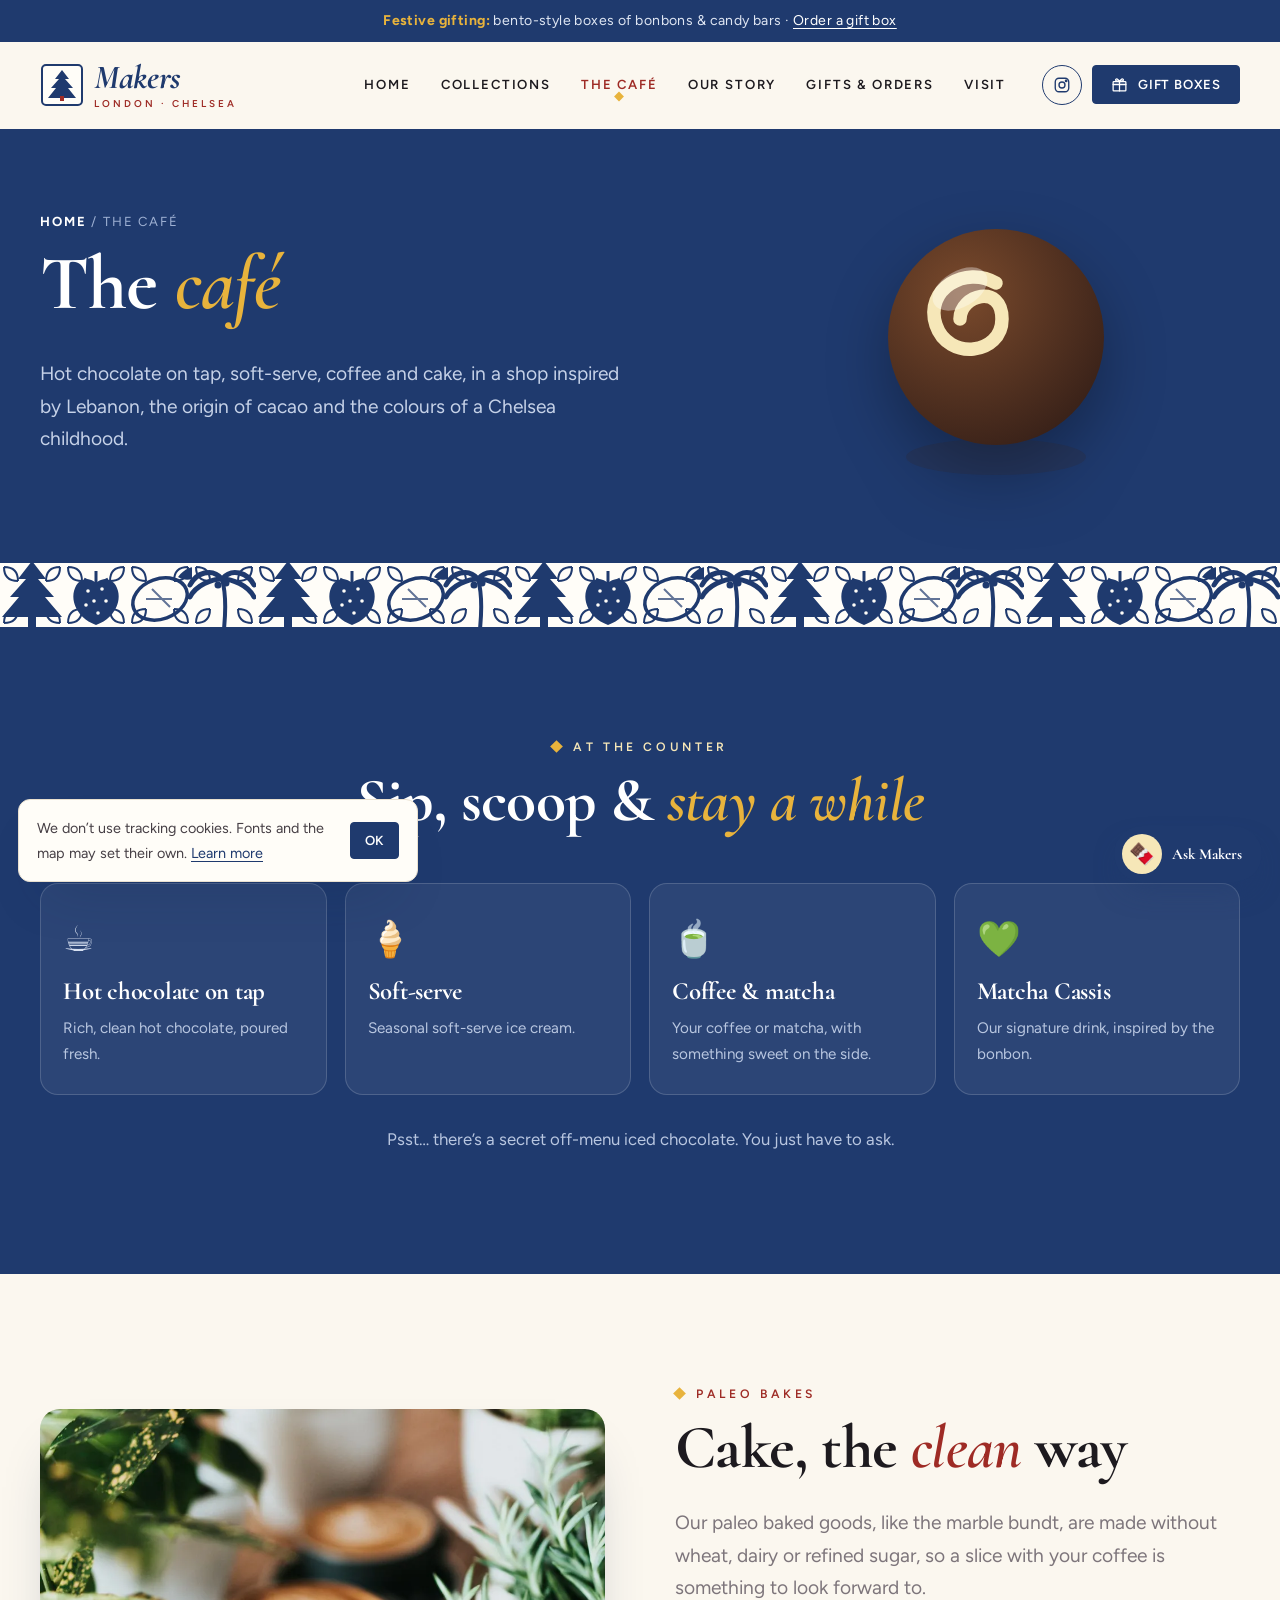
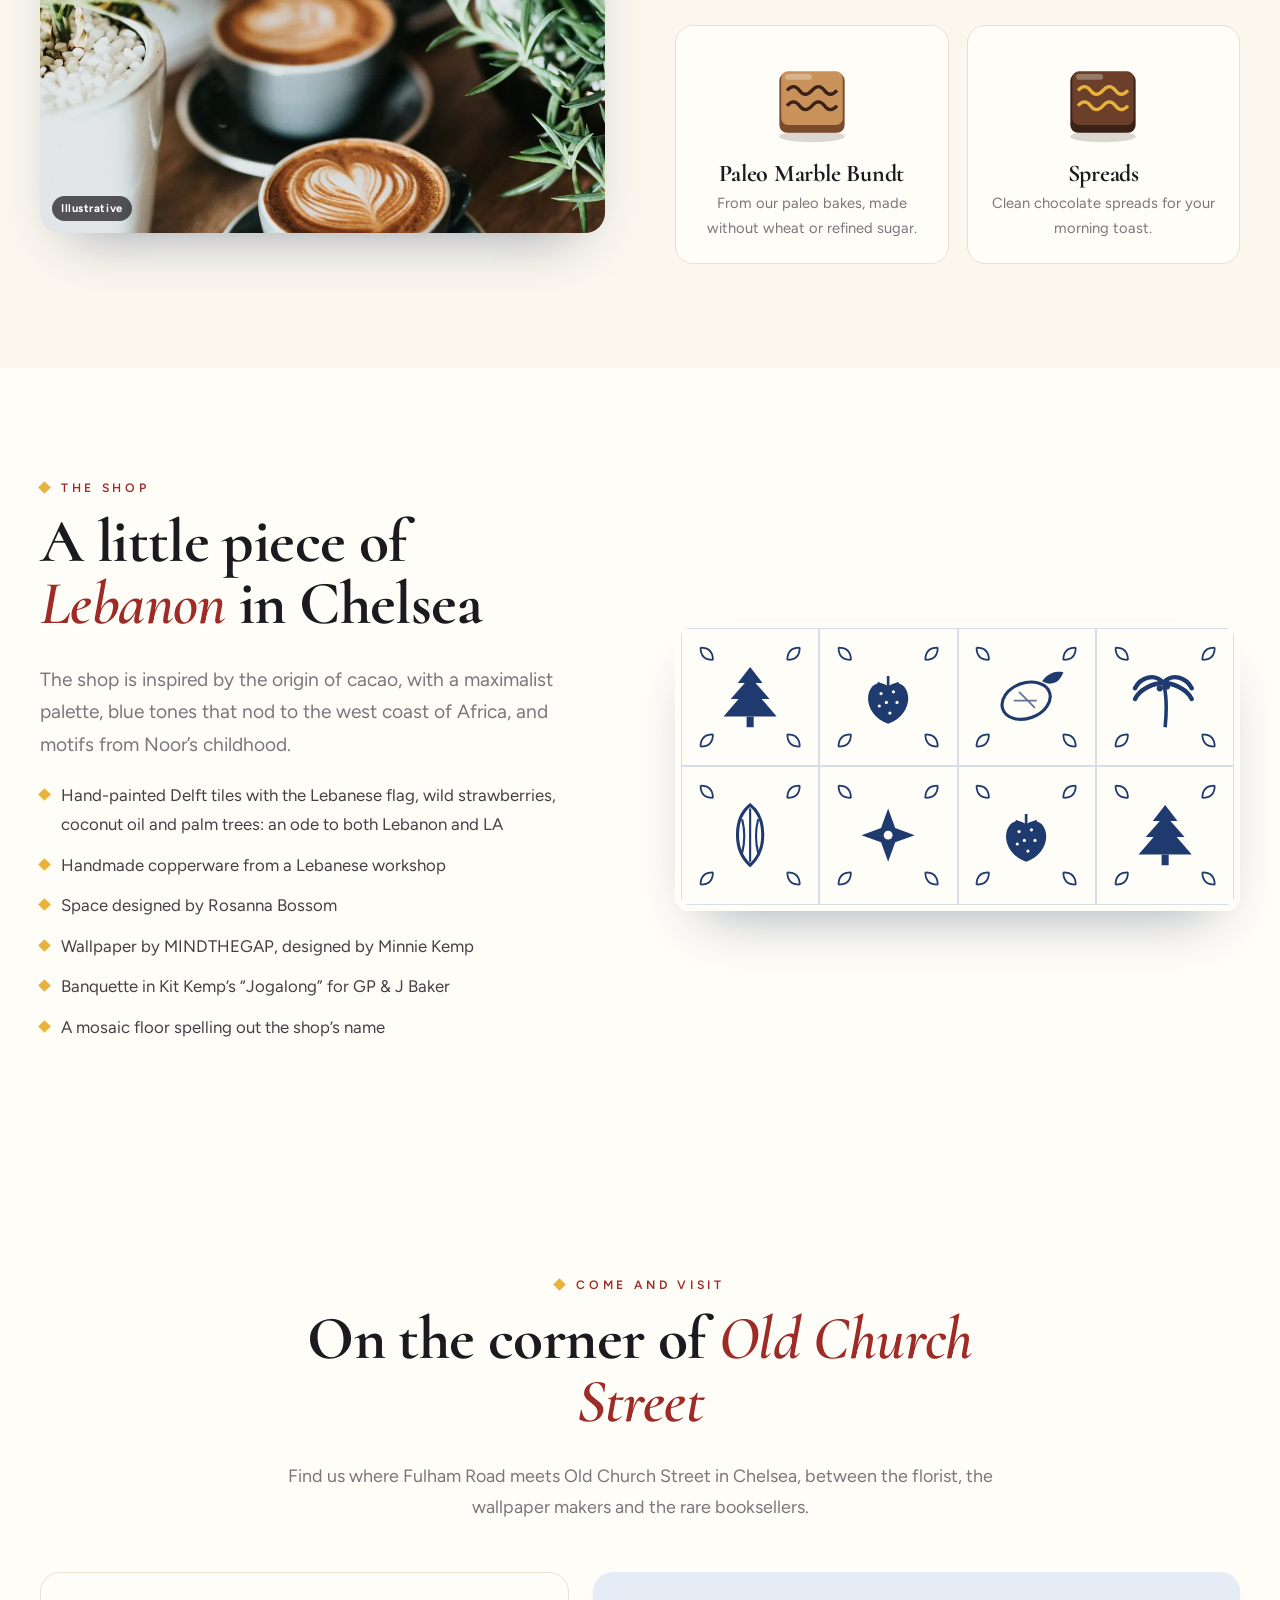
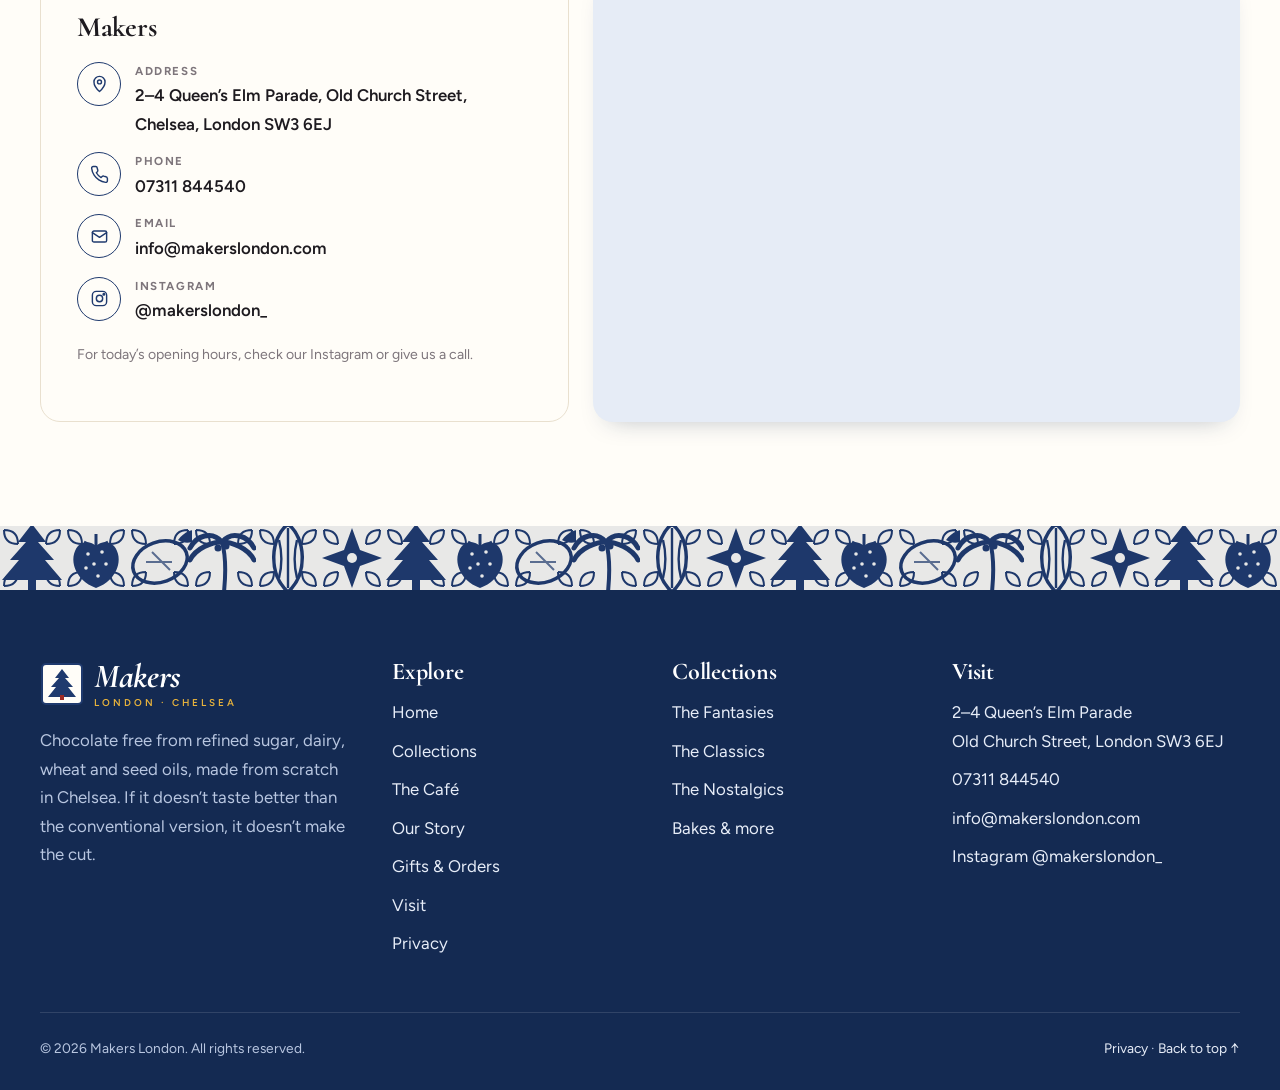
<file: makers-london-WEBSITE/cafe.html>
<!doctype html>
<html lang="en-GB" class="no-js">
<head>
<meta charset="utf-8">
<meta name="viewport" content="width=device-width, initial-scale=1, viewport-fit=cover">
<title>The Café | Hot Chocolate on Tap &amp; Soft-Serve | Makers Chelsea</title>
<meta name="description" content="The Makers café in Chelsea: hot chocolate on tap, soft-serve, coffee, matcha, the signature Matcha Cassis and paleo bakes, in a shop with hand-painted Delft tiles inspired by Lebanon.">
<link rel="canonical" href="https://www.makerslondon.com/cafe.html">
<meta name="theme-color" content="#1f3a6e">
<meta name="geo.region" content="GB-KEC"><meta name="geo.placename" content="Chelsea, London">
<meta property="og:type" content="website">
<meta property="og:site_name" content="Makers London">
<meta property="og:title" content="The Café | Hot Chocolate on Tap &amp; Soft-Serve | Makers Chelsea">
<meta property="og:description" content="The Makers café in Chelsea: hot chocolate on tap, soft-serve, coffee, matcha, the signature Matcha Cassis and paleo bakes, in a shop with hand-painted Delft tiles inspired by Lebanon.">
<meta property="og:url" content="https://www.makerslondon.com/cafe.html">
<meta property="og:image" content="https://www.makerslondon.com/og-image.jpg">
<meta property="og:locale" content="en_GB">
<meta name="twitter:card" content="summary_large_image">
<link rel="icon" href="favicon.png" type="image/png">
<link rel="apple-touch-icon" href="favicon.png">
<link rel="manifest" href="site.webmanifest">
<link rel="preconnect" href="https://fonts.googleapis.com">
<link rel="preconnect" href="https://fonts.gstatic.com" crossorigin>
<link href="https://fonts.googleapis.com/css2?family=Cormorant:ital,wght@0,600;0,700;1,600;1,700&family=Figtree:wght@400;500;600;700;800&display=swap" rel="stylesheet">
<link rel="stylesheet" href="styles.css">
<script type="application/ld+json">{"@context": "https://schema.org", "@type": ["ConfectioneryStore", "CafeOrCoffeeShop"], "name": "Makers", "alternateName": "Makers London", "url": "https://www.makerslondon.com", "telephone": "+447311844540", "email": "info@makerslondon.com", "image": "https://www.makerslondon.com/og-image.jpg", "sameAs": ["https://www.instagram.com/makerslondon_/"], "founder": {"@type": "Person", "name": "Noor Freiha"}, "address": {"@type": "PostalAddress", "streetAddress": "2-4 Queen’s Elm Parade, Old Church Street", "addressLocality": "London", "postalCode": "SW3 6EJ", "addressCountry": "GB"}, "description": "Chocolate shop and café in Chelsea, London: bonbons, candy bars, paleo bakes, hot chocolate and soft-serve, free from refined sugar, dairy, wheat and seed oils."}</script>
<script defer src="site-config.js"></script>
<script defer src="main.js"></script>
<script defer src="chatbot.js"></script>
</head>
<body>
<a class="skip" href="#main">Skip to content</a>
<div class="notice"><span data-xmas hidden><b>Festive gifting:</b> bento-style boxes of bonbons &amp; candy bars · <a href="order.html" style="color:#fff">Order a gift box</a></span><span data-not-xmas>Chocolate <b>without compromise</b> · Old Church Street, Chelsea</span></div>
<header class="hdr">
  <div class="wrap hdr-in">
    <a class="logo" href="index.html" aria-label="Makers London home"><svg class="mk" viewBox="0 0 44 44" aria-hidden="true"><rect x="2" y="2" width="40" height="40" rx="4" fill="#fffdf8" stroke="#1f3a6e" stroke-width="2"/><path d="M22 7l7 9h-4l8 9h-5l8 10H8l8-10h-5l8-9h-4z" fill="#1f3a6e"/><rect x="20" y="33" width="4" height="5" fill="#9e2b25"/></svg><span><b>Makers</b><small>London · Chelsea</small></span></a>
    <nav class="nav" id="nav" aria-label="Main"><ul><li><a href="index.html">Home</a></li><li><a href="collections.html">Collections</a></li><li><a href="cafe.html" aria-current="page">The Café</a></li><li><a href="story.html">Our Story</a></li><li><a href="order.html">Gifts &amp; Orders</a></li><li><a href="contact.html">Visit</a></li>
      <li class="m-only"><a class="btn btn-block" href="order.html"><svg viewBox="0 0 24 24" fill="none" stroke="currentColor" stroke-width="1.8" stroke-linecap="round" stroke-linejoin="round" aria-hidden="true"><rect x="3" y="8" width="18" height="13" rx="1"/><path d="M3 12h18M12 8v13M12 8S9 3 7 4.5 8.5 8 12 8zM12 8s3-5 5-3.5S15.5 8 12 8z"/></svg> Order a gift box</a></li>
      <li class="m-only"><a class="btn btn-line btn-block" href="https://www.instagram.com/makerslondon_/" target="_blank" rel="noopener"><svg viewBox="0 0 24 24" fill="none" stroke="currentColor" stroke-width="1.8" stroke-linecap="round" stroke-linejoin="round" aria-hidden="true"><rect x="3" y="3" width="18" height="18" rx="5"/><circle cx="12" cy="12" r="4"/><circle cx="17.5" cy="6.5" r="1"/></svg> @makerslondon_</a></li></ul></nav>
    <div class="hdr-cta">
      <a class="soc" href="https://www.instagram.com/makerslondon_/" target="_blank" rel="noopener" aria-label="Makers on Instagram"><svg viewBox="0 0 24 24" fill="none" stroke="currentColor" stroke-width="1.8" stroke-linecap="round" stroke-linejoin="round" aria-hidden="true"><rect x="3" y="3" width="18" height="18" rx="5"/><circle cx="12" cy="12" r="4"/><circle cx="17.5" cy="6.5" r="1"/></svg></a>
      <a class="btn btn-sm" href="order.html"><svg viewBox="0 0 24 24" fill="none" stroke="currentColor" stroke-width="1.8" stroke-linecap="round" stroke-linejoin="round" aria-hidden="true"><rect x="3" y="8" width="18" height="13" rx="1"/><path d="M3 12h18M12 8v13M12 8S9 3 7 4.5 8.5 8 12 8zM12 8s3-5 5-3.5S15.5 8 12 8z"/></svg> Gift boxes</a>
      <button class="burger" aria-label="Open menu" aria-expanded="false" aria-controls="nav"><span></span><span></span><span></span></button>
    </div>
  </div>
</header>
<main id="main">
<section class="phero"><div class="wrap phero-in"><div class="load"><div class="crumbs"><a href="index.html">Home</a> / The Café</div><h1>The <em>café</em></h1><p class="lead">Hot chocolate on tap, soft-serve, coffee and cake, in a shop inspired by Lebanon, the origin of cacao and the colours of a Chelsea childhood.</p></div>
  <div class="art load"><svg viewBox="0 0 100 100" style="max-width:300px" role="img" aria-label="Hot chocolate sphere bonbon"><defs><radialGradient id="g19" cx="35%" cy="30%" r="75%"><stop offset="0" stop-color="#7a4a2c"/><stop offset="1" stop-color="#3a2219"/></radialGradient></defs>
<ellipse cx="50" cy="88" rx="30" ry="6" fill="#3a2219" opacity=".18"/><circle cx="50" cy="48" r="36" fill="url(#g19)"/><path d="M50 30c-10-6-24 2-20 14s22 10 22-2-14-8-14 0" fill="none" stroke="#f6e7b8" stroke-width="4.5" stroke-linecap="round"/><ellipse cx="38" cy="32" rx="10" ry="6" fill="#fff" opacity=".35" transform="rotate(-30 38 32)"/></svg></div></div></section><div class="tileband" aria-hidden="true" style="background-image:url(&quot;data:image/svg+xml,%3Csvg%20xmlns%3D%22http%3A//www.w3.org/2000/svg%22%20width%3D%22256%22%20height%3D%2264%22%20viewBox%3D%220%200%20256%2064%22%3E%3Cg%20transform%3D%22translate%280%200%29%22%3E%3Crect%20width%3D%2264%22%20height%3D%2264%22%20fill%3D%22%23fffdf8%22/%3E%3Cpath%20d%3D%22M4%204q14%200%2014%2014M4%204q0%2014%2014%2014%22%20fill%3D%22none%22%20stroke%3D%22%231f3a6e%22%20stroke-width%3D%222%22/%3E%3Cpath%20d%3D%22M60%204q-14%200%20-14%2014M60%204q0%2014%20-14%2014%22%20fill%3D%22none%22%20stroke%3D%22%231f3a6e%22%20stroke-width%3D%222%22/%3E%3Cpath%20d%3D%22M4%2060q14%200%2014%20-14M4%2060q0%20-14%2014%20-14%22%20fill%3D%22none%22%20stroke%3D%22%231f3a6e%22%20stroke-width%3D%222%22/%3E%3Cpath%20d%3D%22M60%2060q-14%200%20-14%20-14M60%2060q0%20-14%20-14%20-14%22%20fill%3D%22none%22%20stroke%3D%22%231f3a6e%22%20stroke-width%3D%222%22/%3E%3Cpath%20d%3D%22M32.0%20-2.0l14%2018h-8l16%2018h-9l17%2020H2.0l17-20h-9l16-18h-8z%22%20fill%3D%22%231f3a6e%22/%3E%3Crect%20x%3D%2228.0%22%20y%3D%2254.0%22%20width%3D%228%22%20height%3D%2212%22%20fill%3D%22%231f3a6e%22/%3E%3C/g%3E%3Cg%20transform%3D%22translate%2864%200%29%22%3E%3Crect%20width%3D%2264%22%20height%3D%2264%22%20fill%3D%22%23fffdf8%22/%3E%3Cpath%20d%3D%22M4%204q14%200%2014%2014M4%204q0%2014%2014%2014%22%20fill%3D%22none%22%20stroke%3D%22%231f3a6e%22%20stroke-width%3D%222%22/%3E%3Cpath%20d%3D%22M60%204q-14%200%20-14%2014M60%204q0%2014%20-14%2014%22%20fill%3D%22none%22%20stroke%3D%22%231f3a6e%22%20stroke-width%3D%222%22/%3E%3Cpath%20d%3D%22M4%2060q14%200%2014%20-14M4%2060q0%20-14%2014%20-14%22%20fill%3D%22none%22%20stroke%3D%22%231f3a6e%22%20stroke-width%3D%222%22/%3E%3Cpath%20d%3D%22M60%2060q-14%200%20-14%20-14M60%2060q0%20-14%20-14%20-14%22%20fill%3D%22none%22%20stroke%3D%22%231f3a6e%22%20stroke-width%3D%222%22/%3E%3Cpath%20d%3D%22M32.0%2062.0c-22-8-28-30-18-42%206-6%2014-4%2018%200%204-4%2012-6%2018%200%2010%2012%204%2034-18%2042z%22%20fill%3D%22%231f3a6e%22/%3E%3Ccircle%20cx%3D%2224.0%22%20cy%3D%2228.0%22%20r%3D%221.8%22%20fill%3D%22%23fffdf8%22/%3E%3Ccircle%20cx%3D%2238.0%22%20cy%3D%2226.0%22%20r%3D%221.8%22%20fill%3D%22%23fffdf8%22/%3E%3Ccircle%20cx%3D%2230.0%22%20cy%3D%2238.0%22%20r%3D%221.8%22%20fill%3D%22%23fffdf8%22/%3E%3Ccircle%20cx%3D%2242.0%22%20cy%3D%2238.0%22%20r%3D%221.8%22%20fill%3D%22%23fffdf8%22/%3E%3Ccircle%20cx%3D%2222.0%22%20cy%3D%2242.0%22%20r%3D%221.8%22%20fill%3D%22%23fffdf8%22/%3E%3Ccircle%20cx%3D%2234.0%22%20cy%3D%2250.0%22%20r%3D%221.8%22%20fill%3D%22%23fffdf8%22/%3E%3Cpath%20d%3D%22M20.0%2016.0l12%206%2012-6M32.0%2022.0v-14%22%20stroke%3D%22%231f3a6e%22%20stroke-width%3D%223%22%20fill%3D%22none%22/%3E%3C/g%3E%3Cg%20transform%3D%22translate%28128%200%29%22%3E%3Crect%20width%3D%2264%22%20height%3D%2264%22%20fill%3D%22%23fffdf8%22/%3E%3Cpath%20d%3D%22M4%204q14%200%2014%2014M4%204q0%2014%2014%2014%22%20fill%3D%22none%22%20stroke%3D%22%231f3a6e%22%20stroke-width%3D%222%22/%3E%3Cpath%20d%3D%22M60%204q-14%200%20-14%2014M60%204q0%2014%20-14%2014%22%20fill%3D%22none%22%20stroke%3D%22%231f3a6e%22%20stroke-width%3D%222%22/%3E%3Cpath%20d%3D%22M4%2060q14%200%2014%20-14M4%2060q0%20-14%2014%20-14%22%20fill%3D%22none%22%20stroke%3D%22%231f3a6e%22%20stroke-width%3D%222%22/%3E%3Cpath%20d%3D%22M60%2060q-14%200%20-14%20-14M60%2060q0%20-14%20-14%20-14%22%20fill%3D%22none%22%20stroke%3D%22%231f3a6e%22%20stroke-width%3D%222%22/%3E%3Cellipse%20cx%3D%2232.0%22%20cy%3D%2236.0%22%20rx%3D%2228%22%20ry%3D%2220%22%20fill%3D%22none%22%20stroke%3D%22%231f3a6e%22%20stroke-width%3D%223.5%22%20transform%3D%22rotate%28-20%2032.0%2036.0%29%22/%3E%3Cpath%20d%3D%22M18.0%2036.0h26M24.0%2026.0l18%2018%22%20stroke%3D%22%231f3a6e%22%20stroke-width%3D%222%22%20opacity%3D%22.7%22/%3E%3Cpath%20d%3D%22M50.0%2014.0c10-14%2024-10%2024-10-4%2012-14%2016-24%2010z%22%20fill%3D%22%231f3a6e%22/%3E%3C/g%3E%3Cg%20transform%3D%22translate%28192%200%29%22%3E%3Crect%20width%3D%2264%22%20height%3D%2264%22%20fill%3D%22%23fffdf8%22/%3E%3Cpath%20d%3D%22M4%204q14%200%2014%2014M4%204q0%2014%2014%2014%22%20fill%3D%22none%22%20stroke%3D%22%231f3a6e%22%20stroke-width%3D%222%22/%3E%3Cpath%20d%3D%22M60%204q-14%200%20-14%2014M60%204q0%2014%20-14%2014%22%20fill%3D%22none%22%20stroke%3D%22%231f3a6e%22%20stroke-width%3D%222%22/%3E%3Cpath%20d%3D%22M4%2060q14%200%2014%20-14M4%2060q0%20-14%2014%20-14%22%20fill%3D%22none%22%20stroke%3D%22%231f3a6e%22%20stroke-width%3D%222%22/%3E%3Cpath%20d%3D%22M60%2060q-14%200%20-14%20-14M60%2060q0%20-14%20-14%20-14%22%20fill%3D%22none%22%20stroke%3D%22%231f3a6e%22%20stroke-width%3D%222%22/%3E%3Cpath%20d%3D%22M32.0%2066.0c2-20%202-36-2-50%22%20stroke%3D%22%231f3a6e%22%20stroke-width%3D%224%22%20fill%3D%22none%22/%3E%3Cpath%20d%3D%22M30.0%2016.0c10%20-12%2026%20-6%2032%206%22%20stroke%3D%22%231f3a6e%22%20stroke-width%3D%225%22%20fill%3D%22none%22%20stroke-linecap%3D%22round%22/%3E%3Cpath%20d%3D%22M30.0%2016.0c-10%20-12%20-26%20-6%20-32%206%22%20stroke%3D%22%231f3a6e%22%20stroke-width%3D%225%22%20fill%3D%22none%22%20stroke-linecap%3D%22round%22/%3E%3Cpath%20d%3D%22M30.0%2016.0c10%200%2026%206%2032%2018%22%20stroke%3D%22%231f3a6e%22%20stroke-width%3D%225%22%20fill%3D%22none%22%20stroke-linecap%3D%22round%22/%3E%3Cpath%20d%3D%22M30.0%2016.0c-10%200%20-26%206%20-32%2018%22%20stroke%3D%22%231f3a6e%22%20stroke-width%3D%225%22%20fill%3D%22none%22%20stroke-linecap%3D%22round%22/%3E%3Ccircle%20cx%3D%2234.0%22%20cy%3D%2220.0%22%20r%3D%223.5%22%20fill%3D%22%231f3a6e%22/%3E%3Ccircle%20cx%3D%2226.0%22%20cy%3D%2222.0%22%20r%3D%223.5%22%20fill%3D%22%231f3a6e%22/%3E%3C/g%3E%3C/svg%3E&quot;);background-size:256px 64px"></div>
<section class="sec sec-delft"><div class="wrap"><div class="head center rv"><span class="eyebrow">At the counter</span><h2>Sip, scoop &amp; <em>stay a while</em></h2></div>
  <div class="cafe"><div class="cc rv d1"><span class="em" aria-hidden="true">☕</span><h3>Hot chocolate on tap</h3><p>Rich, clean hot chocolate, poured fresh.</p></div><div class="cc rv d2"><span class="em" aria-hidden="true">🍦</span><h3>Soft-serve</h3><p>Seasonal soft-serve ice cream.</p></div><div class="cc rv d3"><span class="em" aria-hidden="true">🍵</span><h3>Coffee &amp; matcha</h3><p>Your coffee or matcha, with something sweet on the side.</p></div><div class="cc rv d4"><span class="em" aria-hidden="true">💚</span><h3>Matcha Cassis</h3><p>Our signature drink, inspired by the bonbon.</p></div></div>
  <p class="rv" style="text-align:center;margin-top:30px;color:#b8c6e0">Psst… there’s a secret off-menu iced chocolate. You just have to ask.</p></div></section>
<section class="sec"><div class="wrap split">
  <div class="photo rv" style="aspect-ratio:4/3"><img src="coffees-table.webp" alt="Coffee served at a café table" width="1500" height="1000" loading="lazy" decoding="async"><span class="lbl">Illustrative</span></div>
  <div class="rv d1"><span class="eyebrow">Paleo bakes</span><h2>Cake, the <em>clean</em> way</h2><p class="lead">Our paleo baked goods, like the marble bundt, are made without wheat, dairy or refined sugar, so a slice with your coffee is something to look forward to.</p>
    <div class="flav" style="grid-template-columns:repeat(2,1fr);margin-top:20px"><div class="fc rv d1"><svg viewBox="0 0 100 100" role="img" aria-label="Paleo Marble Bundt square bonbon"><ellipse cx="50" cy="88" rx="34" ry="6" fill="#3a2219" opacity=".18"/>
<rect x="16" y="22" width="68" height="62" rx="8" fill="#7a4a2c"/><rect x="18" y="20" width="64" height="56" rx="7" fill="#c9925a"/><path d="M24 40q7-8 13 0t13 0 13 0 13 0M24 56q7-8 13 0t13 0 13 0 13 0" fill="none" stroke="#3a2219" stroke-width="3.5"/><rect x="22" y="23" width="28" height="6" rx="3" fill="#fff" opacity=".3"/></svg><h3>Paleo Marble Bundt</h3><p>From our paleo bakes, made without wheat or refined sugar.</p></div><div class="fc rv d2"><svg viewBox="0 0 100 100" role="img" aria-label="Chocolate spread square bonbon"><ellipse cx="50" cy="88" rx="34" ry="6" fill="#3a2219" opacity=".18"/>
<rect x="16" y="22" width="68" height="62" rx="8" fill="#3a2219"/><rect x="18" y="20" width="64" height="56" rx="7" fill="#6b3f2a"/><path d="M24 40q7-8 13 0t13 0 13 0 13 0M24 56q7-8 13 0t13 0 13 0 13 0" fill="none" stroke="#e8b33c" stroke-width="3.5"/><rect x="22" y="23" width="28" height="6" rx="3" fill="#fff" opacity=".3"/></svg><h3>Spreads</h3><p>Clean chocolate spreads for your morning toast.</p></div></div></div>
</div></section>
<section class="sec sec-tile"><div class="wrap split">
  <div class="rv"><span class="eyebrow">The shop</span><h2>A little piece of <em>Lebanon</em> in Chelsea</h2>
    <p class="lead">The shop is inspired by the origin of cacao, with a maximalist palette, blue tones that nod to the west coast of Africa, and motifs from Noor’s childhood.</p>
    <ul class="credits"><li>Hand-painted Delft tiles with the Lebanese flag, wild strawberries, coconut oil and palm trees: an ode to both Lebanon and LA</li><li>Handmade copperware from a Lebanese workshop</li><li>Space designed by Rosanna Bossom</li><li>Wallpaper by MINDTHEGAP, designed by Minnie Kemp</li><li>Banquette in Kit Kemp’s “Jogalong” for GP &amp; J Baker</li><li>A mosaic floor spelling out the shop’s name</li></ul></div>
  <div class="rv d1"><div class="tiles"><div><svg viewBox="0 0 120 120" role="img" aria-label="Hand-painted Delft-style tile: cedar"><rect width="120" height="120" fill="#fffdf8"/><path d="M4 4q14 0 14 14M4 4q0 14 14 14" fill="none" stroke="#1f3a6e" stroke-width="2"/><path d="M116 4q-14 0 -14 14M116 4q0 14 -14 14" fill="none" stroke="#1f3a6e" stroke-width="2"/><path d="M4 116q14 0 14 -14M4 116q0 -14 14 -14" fill="none" stroke="#1f3a6e" stroke-width="2"/><path d="M116 116q-14 0 -14 -14M116 116q0 -14 -14 -14" fill="none" stroke="#1f3a6e" stroke-width="2"/><path d="M60.0 26.0l14 18h-8l16 18h-9l17 20H30.0l17-20h-9l16-18h-8z" fill="#1f3a6e"/><rect x="56.0" y="82.0" width="8" height="12" fill="#1f3a6e"/></svg></div><div><svg viewBox="0 0 120 120" role="img" aria-label="Hand-painted Delft-style tile: strawberry"><rect width="120" height="120" fill="#fffdf8"/><path d="M4 4q14 0 14 14M4 4q0 14 14 14" fill="none" stroke="#1f3a6e" stroke-width="2"/><path d="M116 4q-14 0 -14 14M116 4q0 14 -14 14" fill="none" stroke="#1f3a6e" stroke-width="2"/><path d="M4 116q14 0 14 -14M4 116q0 -14 14 -14" fill="none" stroke="#1f3a6e" stroke-width="2"/><path d="M116 116q-14 0 -14 -14M116 116q0 -14 -14 -14" fill="none" stroke="#1f3a6e" stroke-width="2"/><path d="M60.0 90.0c-22-8-28-30-18-42 6-6 14-4 18 0 4-4 12-6 18 0 10 12 4 34-18 42z" fill="#1f3a6e"/><circle cx="52.0" cy="56.0" r="1.8" fill="#fffdf8"/><circle cx="66.0" cy="54.0" r="1.8" fill="#fffdf8"/><circle cx="58.0" cy="66.0" r="1.8" fill="#fffdf8"/><circle cx="70.0" cy="66.0" r="1.8" fill="#fffdf8"/><circle cx="50.0" cy="70.0" r="1.8" fill="#fffdf8"/><circle cx="62.0" cy="78.0" r="1.8" fill="#fffdf8"/><path d="M48.0 44.0l12 6 12-6M60.0 50.0v-14" stroke="#1f3a6e" stroke-width="3" fill="none"/></svg></div><div><svg viewBox="0 0 120 120" role="img" aria-label="Hand-painted Delft-style tile: lemon"><rect width="120" height="120" fill="#fffdf8"/><path d="M4 4q14 0 14 14M4 4q0 14 14 14" fill="none" stroke="#1f3a6e" stroke-width="2"/><path d="M116 4q-14 0 -14 14M116 4q0 14 -14 14" fill="none" stroke="#1f3a6e" stroke-width="2"/><path d="M4 116q14 0 14 -14M4 116q0 -14 14 -14" fill="none" stroke="#1f3a6e" stroke-width="2"/><path d="M116 116q-14 0 -14 -14M116 116q0 -14 -14 -14" fill="none" stroke="#1f3a6e" stroke-width="2"/><ellipse cx="60.0" cy="64.0" rx="28" ry="20" fill="none" stroke="#1f3a6e" stroke-width="3.5" transform="rotate(-20 60.0 64.0)"/><path d="M46.0 64.0h26M52.0 54.0l18 18" stroke="#1f3a6e" stroke-width="2" opacity=".7"/><path d="M78.0 42.0c10-14 24-10 24-10-4 12-14 16-24 10z" fill="#1f3a6e"/></svg></div><div><svg viewBox="0 0 120 120" role="img" aria-label="Hand-painted Delft-style tile: palm"><rect width="120" height="120" fill="#fffdf8"/><path d="M4 4q14 0 14 14M4 4q0 14 14 14" fill="none" stroke="#1f3a6e" stroke-width="2"/><path d="M116 4q-14 0 -14 14M116 4q0 14 -14 14" fill="none" stroke="#1f3a6e" stroke-width="2"/><path d="M4 116q14 0 14 -14M4 116q0 -14 14 -14" fill="none" stroke="#1f3a6e" stroke-width="2"/><path d="M116 116q-14 0 -14 -14M116 116q0 -14 -14 -14" fill="none" stroke="#1f3a6e" stroke-width="2"/><path d="M60.0 94.0c2-20 2-36-2-50" stroke="#1f3a6e" stroke-width="4" fill="none"/><path d="M58.0 44.0c10 -12 26 -6 32 6" stroke="#1f3a6e" stroke-width="5" fill="none" stroke-linecap="round"/><path d="M58.0 44.0c-10 -12 -26 -6 -32 6" stroke="#1f3a6e" stroke-width="5" fill="none" stroke-linecap="round"/><path d="M58.0 44.0c10 0 26 6 32 18" stroke="#1f3a6e" stroke-width="5" fill="none" stroke-linecap="round"/><path d="M58.0 44.0c-10 0 -26 6 -32 18" stroke="#1f3a6e" stroke-width="5" fill="none" stroke-linecap="round"/><circle cx="62.0" cy="48.0" r="3.5" fill="#1f3a6e"/><circle cx="54.0" cy="50.0" r="3.5" fill="#1f3a6e"/></svg></div><div><svg viewBox="0 0 120 120" role="img" aria-label="Hand-painted Delft-style tile: pod"><rect width="120" height="120" fill="#fffdf8"/><path d="M4 4q14 0 14 14M4 4q0 14 14 14" fill="none" stroke="#1f3a6e" stroke-width="2"/><path d="M116 4q-14 0 -14 14M116 4q0 14 -14 14" fill="none" stroke="#1f3a6e" stroke-width="2"/><path d="M4 116q14 0 14 -14M4 116q0 -14 14 -14" fill="none" stroke="#1f3a6e" stroke-width="2"/><path d="M116 116q-14 0 -14 -14M116 116q0 -14 -14 -14" fill="none" stroke="#1f3a6e" stroke-width="2"/><path d="M60.0 26.0c18 14 20 50 0 68-20-18-18-54 0-68z" fill="none" stroke="#1f3a6e" stroke-width="3.5"/><path d="M60.0 30.0v60M51.0 42.0c3 12 3 26 0 38M69.0 42.0c-3 12-3 26 0 38" stroke="#1f3a6e" stroke-width="2.4" fill="none"/></svg></div><div><svg viewBox="0 0 120 120" role="img" aria-label="Hand-painted Delft-style tile: star"><rect width="120" height="120" fill="#fffdf8"/><path d="M4 4q14 0 14 14M4 4q0 14 14 14" fill="none" stroke="#1f3a6e" stroke-width="2"/><path d="M116 4q-14 0 -14 14M116 4q0 14 -14 14" fill="none" stroke="#1f3a6e" stroke-width="2"/><path d="M4 116q14 0 14 -14M4 116q0 -14 14 -14" fill="none" stroke="#1f3a6e" stroke-width="2"/><path d="M116 116q-14 0 -14 -14M116 116q0 -14 -14 -14" fill="none" stroke="#1f3a6e" stroke-width="2"/><path d="M60.0 30.0l8 22 22 8-22 8-8 22-8-22-22-8 22-8z" fill="#1f3a6e"/><circle cx="60.0" cy="60.0" r="5" fill="#fffdf8"/></svg></div><div><svg viewBox="0 0 120 120" role="img" aria-label="Hand-painted Delft-style tile: strawberry"><rect width="120" height="120" fill="#fffdf8"/><path d="M4 4q14 0 14 14M4 4q0 14 14 14" fill="none" stroke="#1f3a6e" stroke-width="2"/><path d="M116 4q-14 0 -14 14M116 4q0 14 -14 14" fill="none" stroke="#1f3a6e" stroke-width="2"/><path d="M4 116q14 0 14 -14M4 116q0 -14 14 -14" fill="none" stroke="#1f3a6e" stroke-width="2"/><path d="M116 116q-14 0 -14 -14M116 116q0 -14 -14 -14" fill="none" stroke="#1f3a6e" stroke-width="2"/><path d="M60.0 90.0c-22-8-28-30-18-42 6-6 14-4 18 0 4-4 12-6 18 0 10 12 4 34-18 42z" fill="#1f3a6e"/><circle cx="52.0" cy="56.0" r="1.8" fill="#fffdf8"/><circle cx="66.0" cy="54.0" r="1.8" fill="#fffdf8"/><circle cx="58.0" cy="66.0" r="1.8" fill="#fffdf8"/><circle cx="70.0" cy="66.0" r="1.8" fill="#fffdf8"/><circle cx="50.0" cy="70.0" r="1.8" fill="#fffdf8"/><circle cx="62.0" cy="78.0" r="1.8" fill="#fffdf8"/><path d="M48.0 44.0l12 6 12-6M60.0 50.0v-14" stroke="#1f3a6e" stroke-width="3" fill="none"/></svg></div><div><svg viewBox="0 0 120 120" role="img" aria-label="Hand-painted Delft-style tile: cedar"><rect width="120" height="120" fill="#fffdf8"/><path d="M4 4q14 0 14 14M4 4q0 14 14 14" fill="none" stroke="#1f3a6e" stroke-width="2"/><path d="M116 4q-14 0 -14 14M116 4q0 14 -14 14" fill="none" stroke="#1f3a6e" stroke-width="2"/><path d="M4 116q14 0 14 -14M4 116q0 -14 14 -14" fill="none" stroke="#1f3a6e" stroke-width="2"/><path d="M116 116q-14 0 -14 -14M116 116q0 -14 -14 -14" fill="none" stroke="#1f3a6e" stroke-width="2"/><path d="M60.0 26.0l14 18h-8l16 18h-9l17 20H30.0l17-20h-9l16-18h-8z" fill="#1f3a6e"/><rect x="56.0" y="82.0" width="8" height="12" fill="#1f3a6e"/></svg></div></div></div>
</div></section>
<section class="sec sec-tile" id="visit"><div class="wrap"><div class="head center rv"><span class="eyebrow">Come and visit</span><h2>On the corner of <em>Old Church Street</em></h2><p>Find us where Fulham Road meets Old Church Street in Chelsea, between the florist, the wallpaper makers and the rare booksellers.</p></div><div class="visit">
  <div class="vcard rv"><h3>Makers</h3>
    <ul class="vlist">
      <li><i><svg viewBox="0 0 24 24" fill="none" stroke="currentColor" stroke-width="1.8" stroke-linecap="round" stroke-linejoin="round" aria-hidden="true"><path d="M12 22s7-6.1 7-12a7 7 0 0 0-14 0c0 5.9 7 12 7 12z"/><circle cx="12" cy="10" r="2.5"/></svg></i><div><small>Address</small><a href="https://www.google.com/maps/search/?api=1&amp;query=Makers,+2-4+Queen%27s+Elm+Parade,+Old+Church+Street,+London+SW3+6EJ" target="_blank" rel="noopener">2–4 Queen’s Elm Parade, Old Church Street, Chelsea, London SW3 6EJ</a></div></li>
      <li><i><svg viewBox="0 0 24 24" fill="none" stroke="currentColor" stroke-width="1.8" stroke-linecap="round" stroke-linejoin="round" aria-hidden="true"><path d="M22 16.9v3a2 2 0 0 1-2.2 2 19.8 19.8 0 0 1-8.6-3.1 19.5 19.5 0 0 1-6-6A19.8 19.8 0 0 1 2.1 4.2 2 2 0 0 1 4.1 2h3a2 2 0 0 1 2 1.7c.1.9.4 1.8.7 2.7a2 2 0 0 1-.5 2.1L8 9.8a16 16 0 0 0 6 6l1.3-1.3a2 2 0 0 1 2.1-.4c.9.3 1.8.6 2.7.7a2 2 0 0 1 1.7 2z"/></svg></i><div><small>Phone</small><a href="tel:+447311844540">07311 844540</a></div></li>
      <li><i><svg viewBox="0 0 24 24" fill="none" stroke="currentColor" stroke-width="1.8" stroke-linecap="round" stroke-linejoin="round" aria-hidden="true"><rect x="3" y="5" width="18" height="14" rx="2"/><path d="m3 7 9 6 9-6"/></svg></i><div><small>Email</small><a href="mailto:info@makerslondon.com">info@makerslondon.com</a></div></li>
      <li><i><svg viewBox="0 0 24 24" fill="none" stroke="currentColor" stroke-width="1.8" stroke-linecap="round" stroke-linejoin="round" aria-hidden="true"><rect x="3" y="3" width="18" height="18" rx="5"/><circle cx="12" cy="12" r="4"/><circle cx="17.5" cy="6.5" r="1"/></svg></i><div><small>Instagram</small><a href="https://www.instagram.com/makerslondon_/" target="_blank" rel="noopener">@makerslondon_</a></div></li>
    </ul><p class="hint" style="margin-top:18px">For today’s opening hours, check our Instagram or give us a call.</p></div>
  <div class="map rv d1"><iframe title="Map to Makers, Old Church Street, Chelsea" src="https://maps.google.com/maps?q=Makers,+2-4+Queen%27s+Elm+Parade,+Old+Church+Street,+London+SW3+6EJ&amp;z=16&amp;output=embed" loading="lazy" referrerpolicy="no-referrer-when-downgrade"></iframe></div>
</div></div></section>
</main>
<footer class="foot">
  <div class="tileband" aria-hidden="true" style="background-image:url(&quot;data:image/svg+xml,%3Csvg%20xmlns%3D%22http%3A//www.w3.org/2000/svg%22%20width%3D%22384%22%20height%3D%2264%22%20viewBox%3D%220%200%20384%2064%22%3E%3Cg%20transform%3D%22translate%280%200%29%22%3E%3Crect%20width%3D%2264%22%20height%3D%2264%22%20fill%3D%22%23fffdf8%22/%3E%3Cpath%20d%3D%22M4%204q14%200%2014%2014M4%204q0%2014%2014%2014%22%20fill%3D%22none%22%20stroke%3D%22%231f3a6e%22%20stroke-width%3D%222%22/%3E%3Cpath%20d%3D%22M60%204q-14%200%20-14%2014M60%204q0%2014%20-14%2014%22%20fill%3D%22none%22%20stroke%3D%22%231f3a6e%22%20stroke-width%3D%222%22/%3E%3Cpath%20d%3D%22M4%2060q14%200%2014%20-14M4%2060q0%20-14%2014%20-14%22%20fill%3D%22none%22%20stroke%3D%22%231f3a6e%22%20stroke-width%3D%222%22/%3E%3Cpath%20d%3D%22M60%2060q-14%200%20-14%20-14M60%2060q0%20-14%20-14%20-14%22%20fill%3D%22none%22%20stroke%3D%22%231f3a6e%22%20stroke-width%3D%222%22/%3E%3Cpath%20d%3D%22M32.0%20-2.0l14%2018h-8l16%2018h-9l17%2020H2.0l17-20h-9l16-18h-8z%22%20fill%3D%22%231f3a6e%22/%3E%3Crect%20x%3D%2228.0%22%20y%3D%2254.0%22%20width%3D%228%22%20height%3D%2212%22%20fill%3D%22%231f3a6e%22/%3E%3C/g%3E%3Cg%20transform%3D%22translate%2864%200%29%22%3E%3Crect%20width%3D%2264%22%20height%3D%2264%22%20fill%3D%22%23fffdf8%22/%3E%3Cpath%20d%3D%22M4%204q14%200%2014%2014M4%204q0%2014%2014%2014%22%20fill%3D%22none%22%20stroke%3D%22%231f3a6e%22%20stroke-width%3D%222%22/%3E%3Cpath%20d%3D%22M60%204q-14%200%20-14%2014M60%204q0%2014%20-14%2014%22%20fill%3D%22none%22%20stroke%3D%22%231f3a6e%22%20stroke-width%3D%222%22/%3E%3Cpath%20d%3D%22M4%2060q14%200%2014%20-14M4%2060q0%20-14%2014%20-14%22%20fill%3D%22none%22%20stroke%3D%22%231f3a6e%22%20stroke-width%3D%222%22/%3E%3Cpath%20d%3D%22M60%2060q-14%200%20-14%20-14M60%2060q0%20-14%20-14%20-14%22%20fill%3D%22none%22%20stroke%3D%22%231f3a6e%22%20stroke-width%3D%222%22/%3E%3Cpath%20d%3D%22M32.0%2062.0c-22-8-28-30-18-42%206-6%2014-4%2018%200%204-4%2012-6%2018%200%2010%2012%204%2034-18%2042z%22%20fill%3D%22%231f3a6e%22/%3E%3Ccircle%20cx%3D%2224.0%22%20cy%3D%2228.0%22%20r%3D%221.8%22%20fill%3D%22%23fffdf8%22/%3E%3Ccircle%20cx%3D%2238.0%22%20cy%3D%2226.0%22%20r%3D%221.8%22%20fill%3D%22%23fffdf8%22/%3E%3Ccircle%20cx%3D%2230.0%22%20cy%3D%2238.0%22%20r%3D%221.8%22%20fill%3D%22%23fffdf8%22/%3E%3Ccircle%20cx%3D%2242.0%22%20cy%3D%2238.0%22%20r%3D%221.8%22%20fill%3D%22%23fffdf8%22/%3E%3Ccircle%20cx%3D%2222.0%22%20cy%3D%2242.0%22%20r%3D%221.8%22%20fill%3D%22%23fffdf8%22/%3E%3Ccircle%20cx%3D%2234.0%22%20cy%3D%2250.0%22%20r%3D%221.8%22%20fill%3D%22%23fffdf8%22/%3E%3Cpath%20d%3D%22M20.0%2016.0l12%206%2012-6M32.0%2022.0v-14%22%20stroke%3D%22%231f3a6e%22%20stroke-width%3D%223%22%20fill%3D%22none%22/%3E%3C/g%3E%3Cg%20transform%3D%22translate%28128%200%29%22%3E%3Crect%20width%3D%2264%22%20height%3D%2264%22%20fill%3D%22%23fffdf8%22/%3E%3Cpath%20d%3D%22M4%204q14%200%2014%2014M4%204q0%2014%2014%2014%22%20fill%3D%22none%22%20stroke%3D%22%231f3a6e%22%20stroke-width%3D%222%22/%3E%3Cpath%20d%3D%22M60%204q-14%200%20-14%2014M60%204q0%2014%20-14%2014%22%20fill%3D%22none%22%20stroke%3D%22%231f3a6e%22%20stroke-width%3D%222%22/%3E%3Cpath%20d%3D%22M4%2060q14%200%2014%20-14M4%2060q0%20-14%2014%20-14%22%20fill%3D%22none%22%20stroke%3D%22%231f3a6e%22%20stroke-width%3D%222%22/%3E%3Cpath%20d%3D%22M60%2060q-14%200%20-14%20-14M60%2060q0%20-14%20-14%20-14%22%20fill%3D%22none%22%20stroke%3D%22%231f3a6e%22%20stroke-width%3D%222%22/%3E%3Cellipse%20cx%3D%2232.0%22%20cy%3D%2236.0%22%20rx%3D%2228%22%20ry%3D%2220%22%20fill%3D%22none%22%20stroke%3D%22%231f3a6e%22%20stroke-width%3D%223.5%22%20transform%3D%22rotate%28-20%2032.0%2036.0%29%22/%3E%3Cpath%20d%3D%22M18.0%2036.0h26M24.0%2026.0l18%2018%22%20stroke%3D%22%231f3a6e%22%20stroke-width%3D%222%22%20opacity%3D%22.7%22/%3E%3Cpath%20d%3D%22M50.0%2014.0c10-14%2024-10%2024-10-4%2012-14%2016-24%2010z%22%20fill%3D%22%231f3a6e%22/%3E%3C/g%3E%3Cg%20transform%3D%22translate%28192%200%29%22%3E%3Crect%20width%3D%2264%22%20height%3D%2264%22%20fill%3D%22%23fffdf8%22/%3E%3Cpath%20d%3D%22M4%204q14%200%2014%2014M4%204q0%2014%2014%2014%22%20fill%3D%22none%22%20stroke%3D%22%231f3a6e%22%20stroke-width%3D%222%22/%3E%3Cpath%20d%3D%22M60%204q-14%200%20-14%2014M60%204q0%2014%20-14%2014%22%20fill%3D%22none%22%20stroke%3D%22%231f3a6e%22%20stroke-width%3D%222%22/%3E%3Cpath%20d%3D%22M4%2060q14%200%2014%20-14M4%2060q0%20-14%2014%20-14%22%20fill%3D%22none%22%20stroke%3D%22%231f3a6e%22%20stroke-width%3D%222%22/%3E%3Cpath%20d%3D%22M60%2060q-14%200%20-14%20-14M60%2060q0%20-14%20-14%20-14%22%20fill%3D%22none%22%20stroke%3D%22%231f3a6e%22%20stroke-width%3D%222%22/%3E%3Cpath%20d%3D%22M32.0%2066.0c2-20%202-36-2-50%22%20stroke%3D%22%231f3a6e%22%20stroke-width%3D%224%22%20fill%3D%22none%22/%3E%3Cpath%20d%3D%22M30.0%2016.0c10%20-12%2026%20-6%2032%206%22%20stroke%3D%22%231f3a6e%22%20stroke-width%3D%225%22%20fill%3D%22none%22%20stroke-linecap%3D%22round%22/%3E%3Cpath%20d%3D%22M30.0%2016.0c-10%20-12%20-26%20-6%20-32%206%22%20stroke%3D%22%231f3a6e%22%20stroke-width%3D%225%22%20fill%3D%22none%22%20stroke-linecap%3D%22round%22/%3E%3Cpath%20d%3D%22M30.0%2016.0c10%200%2026%206%2032%2018%22%20stroke%3D%22%231f3a6e%22%20stroke-width%3D%225%22%20fill%3D%22none%22%20stroke-linecap%3D%22round%22/%3E%3Cpath%20d%3D%22M30.0%2016.0c-10%200%20-26%206%20-32%2018%22%20stroke%3D%22%231f3a6e%22%20stroke-width%3D%225%22%20fill%3D%22none%22%20stroke-linecap%3D%22round%22/%3E%3Ccircle%20cx%3D%2234.0%22%20cy%3D%2220.0%22%20r%3D%223.5%22%20fill%3D%22%231f3a6e%22/%3E%3Ccircle%20cx%3D%2226.0%22%20cy%3D%2222.0%22%20r%3D%223.5%22%20fill%3D%22%231f3a6e%22/%3E%3C/g%3E%3Cg%20transform%3D%22translate%28256%200%29%22%3E%3Crect%20width%3D%2264%22%20height%3D%2264%22%20fill%3D%22%23fffdf8%22/%3E%3Cpath%20d%3D%22M4%204q14%200%2014%2014M4%204q0%2014%2014%2014%22%20fill%3D%22none%22%20stroke%3D%22%231f3a6e%22%20stroke-width%3D%222%22/%3E%3Cpath%20d%3D%22M60%204q-14%200%20-14%2014M60%204q0%2014%20-14%2014%22%20fill%3D%22none%22%20stroke%3D%22%231f3a6e%22%20stroke-width%3D%222%22/%3E%3Cpath%20d%3D%22M4%2060q14%200%2014%20-14M4%2060q0%20-14%2014%20-14%22%20fill%3D%22none%22%20stroke%3D%22%231f3a6e%22%20stroke-width%3D%222%22/%3E%3Cpath%20d%3D%22M60%2060q-14%200%20-14%20-14M60%2060q0%20-14%20-14%20-14%22%20fill%3D%22none%22%20stroke%3D%22%231f3a6e%22%20stroke-width%3D%222%22/%3E%3Cpath%20d%3D%22M32.0%20-2.0c18%2014%2020%2050%200%2068-20-18-18-54%200-68z%22%20fill%3D%22none%22%20stroke%3D%22%231f3a6e%22%20stroke-width%3D%223.5%22/%3E%3Cpath%20d%3D%22M32.0%202.0v60M23.0%2014.0c3%2012%203%2026%200%2038M41.0%2014.0c-3%2012-3%2026%200%2038%22%20stroke%3D%22%231f3a6e%22%20stroke-width%3D%222.4%22%20fill%3D%22none%22/%3E%3C/g%3E%3Cg%20transform%3D%22translate%28320%200%29%22%3E%3Crect%20width%3D%2264%22%20height%3D%2264%22%20fill%3D%22%23fffdf8%22/%3E%3Cpath%20d%3D%22M4%204q14%200%2014%2014M4%204q0%2014%2014%2014%22%20fill%3D%22none%22%20stroke%3D%22%231f3a6e%22%20stroke-width%3D%222%22/%3E%3Cpath%20d%3D%22M60%204q-14%200%20-14%2014M60%204q0%2014%20-14%2014%22%20fill%3D%22none%22%20stroke%3D%22%231f3a6e%22%20stroke-width%3D%222%22/%3E%3Cpath%20d%3D%22M4%2060q14%200%2014%20-14M4%2060q0%20-14%2014%20-14%22%20fill%3D%22none%22%20stroke%3D%22%231f3a6e%22%20stroke-width%3D%222%22/%3E%3Cpath%20d%3D%22M60%2060q-14%200%20-14%20-14M60%2060q0%20-14%20-14%20-14%22%20fill%3D%22none%22%20stroke%3D%22%231f3a6e%22%20stroke-width%3D%222%22/%3E%3Cpath%20d%3D%22M32.0%202.0l8%2022%2022%208-22%208-8%2022-8-22-22-8%2022-8z%22%20fill%3D%22%231f3a6e%22/%3E%3Ccircle%20cx%3D%2232.0%22%20cy%3D%2232.0%22%20r%3D%225%22%20fill%3D%22%23fffdf8%22/%3E%3C/g%3E%3C/svg%3E&quot;);background-size:384px 64px"></div>
  <div class="wrap foot-grid">
    <div><a class="logo" href="index.html" aria-label="Makers London home"><svg class="mk" viewBox="0 0 44 44" aria-hidden="true"><rect x="2" y="2" width="40" height="40" rx="4" fill="#fffdf8" stroke="#1f3a6e" stroke-width="2"/><path d="M22 7l7 9h-4l8 9h-5l8 10H8l8-10h-5l8-9h-4z" fill="#1f3a6e"/><rect x="20" y="33" width="4" height="5" fill="#9e2b25"/></svg><span><b>Makers</b><small>London · Chelsea</small></span></a>
      <p>Chocolate free from refined sugar, dairy, wheat and seed oils, made from scratch in Chelsea. If it doesn’t taste better than the conventional version, it doesn’t make the cut.</p></div>
    <div><h4>Explore</h4><ul><li><a href="index.html">Home</a></li><li><a href="collections.html">Collections</a></li><li><a href="cafe.html">The Café</a></li><li><a href="story.html">Our Story</a></li><li><a href="order.html">Gifts &amp; Orders</a></li><li><a href="contact.html">Visit</a></li><li><a href="privacy.html">Privacy</a></li></ul></div>
    <div><h4>Collections</h4><ul><li><a href="collections.html?tab=fantasies">The Fantasies</a></li><li><a href="collections.html?tab=classics">The Classics</a></li><li><a href="collections.html?tab=nostalgics">The Nostalgics</a></li><li><a href="collections.html?tab=more">Bakes &amp; more</a></li></ul></div>
    <div><h4>Visit</h4><ul>
      <li><a href="https://www.google.com/maps/search/?api=1&amp;query=Makers,+2-4+Queen%27s+Elm+Parade,+Old+Church+Street,+London+SW3+6EJ" target="_blank" rel="noopener">2–4 Queen’s Elm Parade<br>Old Church Street, London SW3 6EJ</a></li>
      <li><a href="tel:+447311844540">07311 844540</a></li>
      <li><a href="mailto:info@makerslondon.com">info@makerslondon.com</a></li>
      <li><a href="https://www.instagram.com/makerslondon_/" target="_blank" rel="noopener">Instagram @makerslondon_</a></li></ul></div>
  </div>
  <div class="wrap foot-bottom"><span>© <span data-year>2026</span> Makers London. All rights reserved.</span><span><a href="privacy.html">Privacy</a> · <a href="#main">Back to top ↑</a></span></div>
</footer>
<div class="mbar"><a class="btn btn-line" href="contact.html#visit"><svg viewBox="0 0 24 24" fill="none" stroke="currentColor" stroke-width="1.8" stroke-linecap="round" stroke-linejoin="round" aria-hidden="true"><path d="M12 22s7-6.1 7-12a7 7 0 0 0-14 0c0 5.9 7 12 7 12z"/><circle cx="12" cy="10" r="2.5"/></svg> Visit</a><a class="btn" href="order.html"><svg viewBox="0 0 24 24" fill="none" stroke="currentColor" stroke-width="1.8" stroke-linecap="round" stroke-linejoin="round" aria-hidden="true"><rect x="3" y="8" width="18" height="13" rx="1"/><path d="M3 12h18M12 8v13M12 8S9 3 7 4.5 8.5 8 12 8zM12 8s3-5 5-3.5S15.5 8 12 8z"/></svg> Gift box</a></div>
<div class="cookie" hidden><p>We don’t use tracking cookies. Fonts and the map may set their own. <a href="privacy.html">Learn more</a></p><button class="btn btn-sm" type="button">OK</button></div>
</body>
</html>
</file>
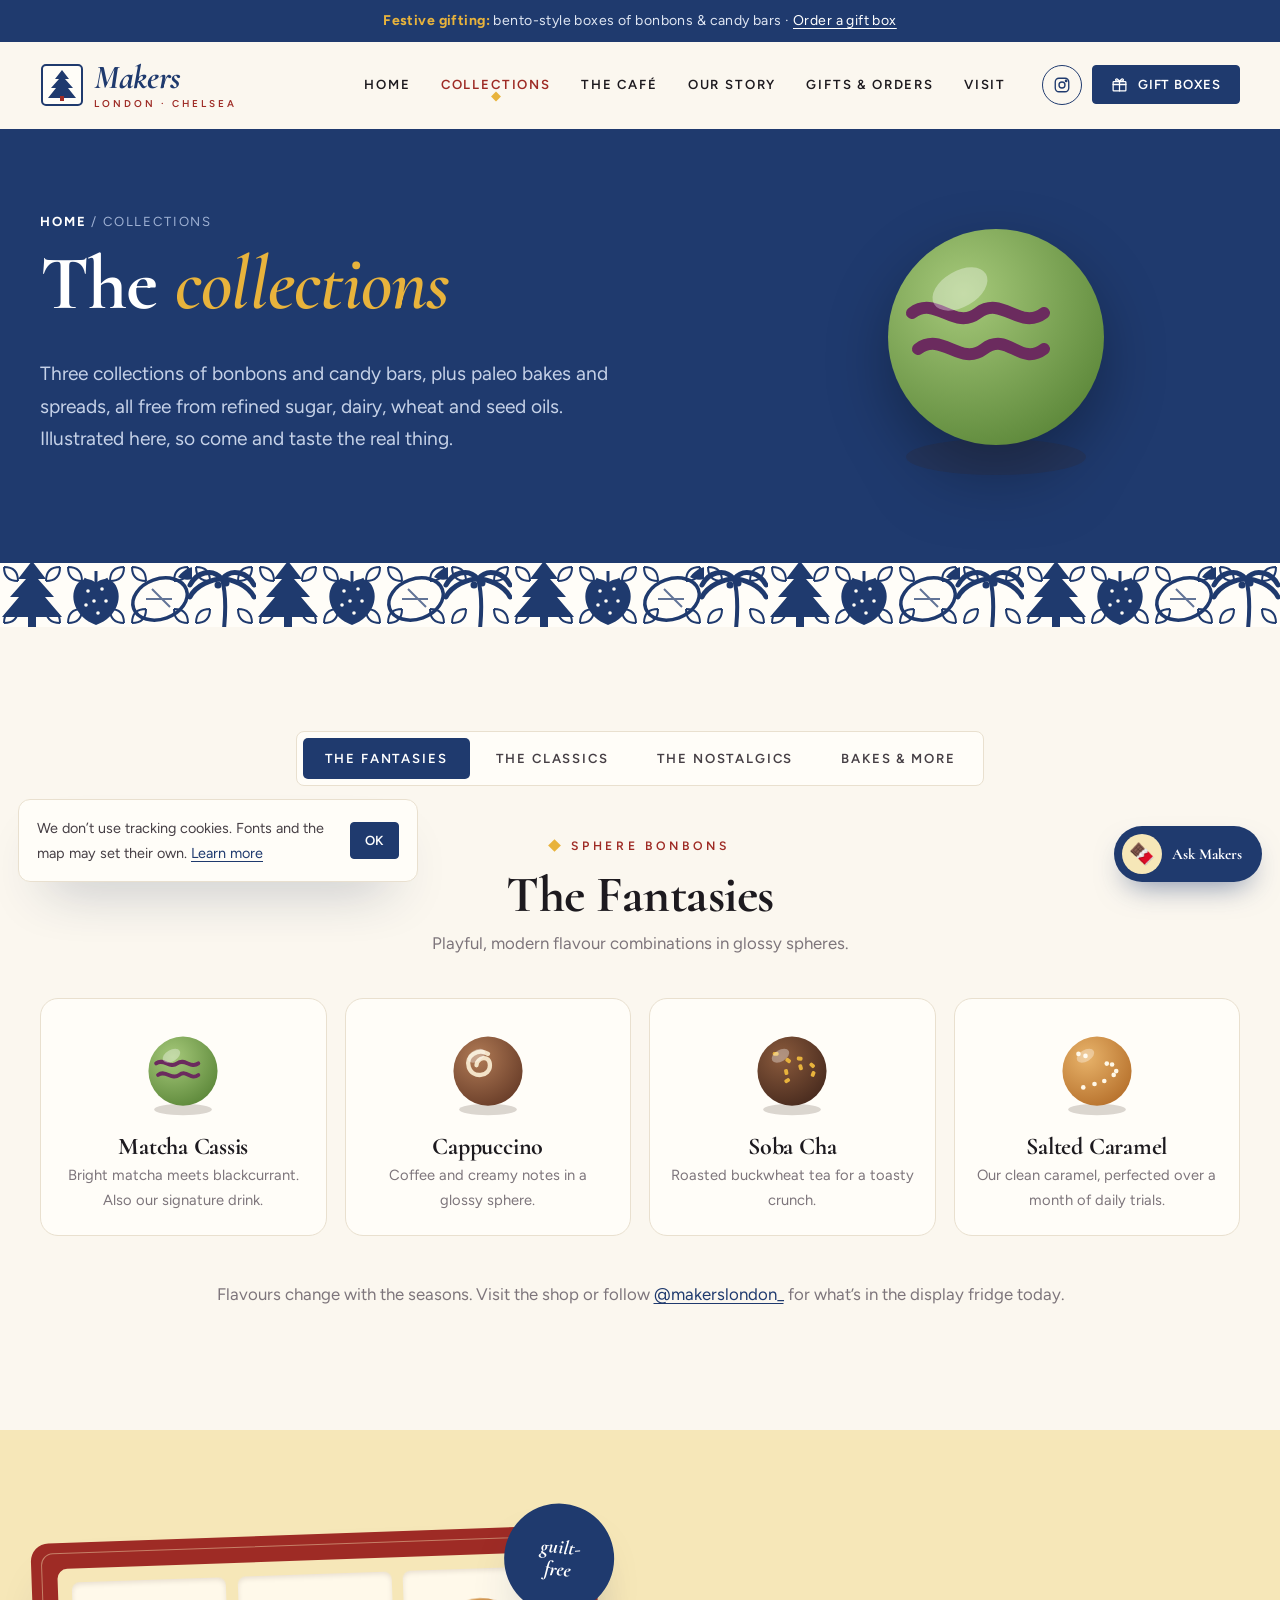
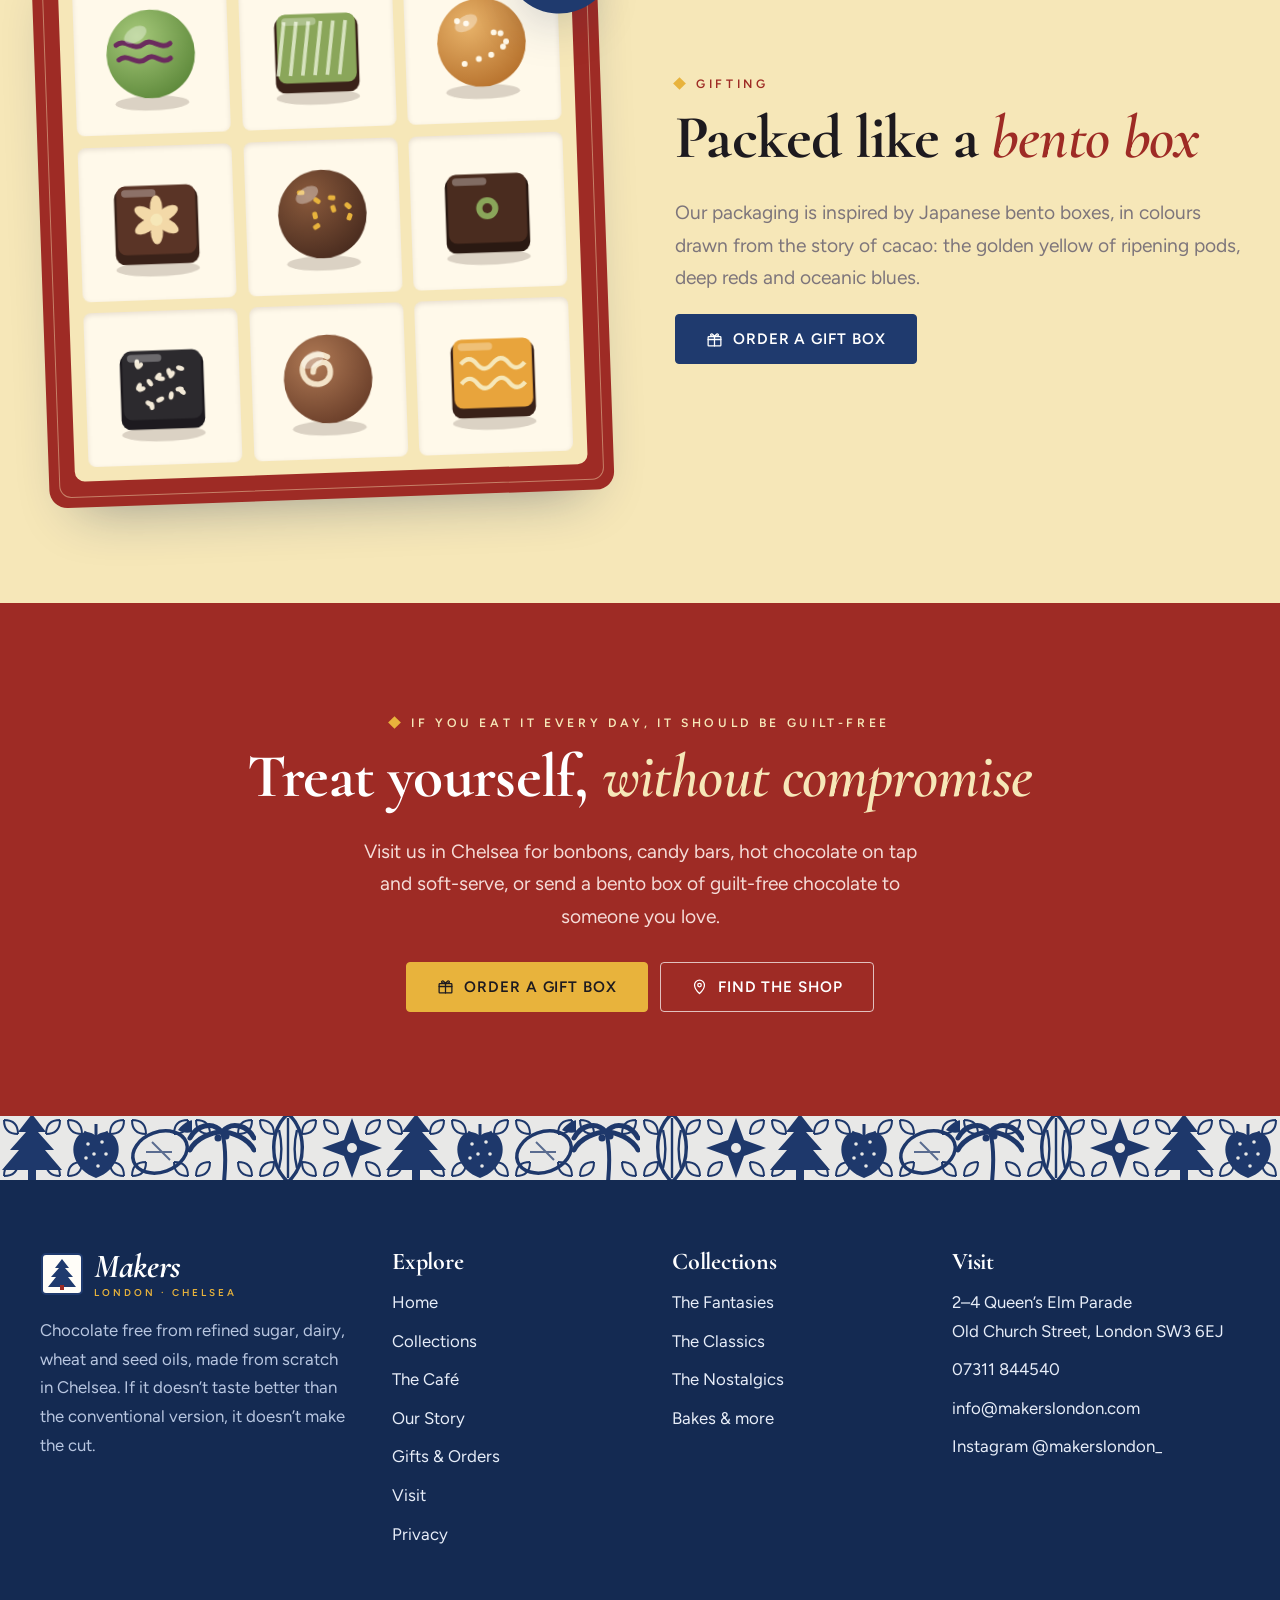
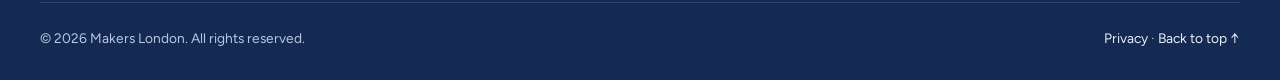
<file: makers-london-WEBSITE/collections.html>
<!doctype html>
<html lang="en-GB" class="no-js">
<head>
<meta charset="utf-8">
<meta name="viewport" content="width=device-width, initial-scale=1, viewport-fit=cover">
<title>Bonbons &amp; Candy Bars | The Collections | Makers London</title>
<meta name="description" content="The Makers collections: The Fantasies sphere bonbons (Matcha Cassis, Soba Cha), The Classics square bonbons (pistachio marzipan, coffee cardamom) and The Nostalgics candy bars.">
<link rel="canonical" href="https://www.makerslondon.com/collections.html">
<meta name="theme-color" content="#1f3a6e">
<meta name="geo.region" content="GB-KEC"><meta name="geo.placename" content="Chelsea, London">
<meta property="og:type" content="website">
<meta property="og:site_name" content="Makers London">
<meta property="og:title" content="Bonbons &amp; Candy Bars | The Collections | Makers London">
<meta property="og:description" content="The Makers collections: The Fantasies sphere bonbons (Matcha Cassis, Soba Cha), The Classics square bonbons (pistachio marzipan, coffee cardamom) and The Nostalgics candy bars.">
<meta property="og:url" content="https://www.makerslondon.com/collections.html">
<meta property="og:image" content="https://www.makerslondon.com/og-image.jpg">
<meta property="og:locale" content="en_GB">
<meta name="twitter:card" content="summary_large_image">
<link rel="icon" href="favicon.png" type="image/png">
<link rel="apple-touch-icon" href="favicon.png">
<link rel="manifest" href="site.webmanifest">
<link rel="preconnect" href="https://fonts.googleapis.com">
<link rel="preconnect" href="https://fonts.gstatic.com" crossorigin>
<link href="https://fonts.googleapis.com/css2?family=Cormorant:ital,wght@0,600;0,700;1,600;1,700&family=Figtree:wght@400;500;600;700;800&display=swap" rel="stylesheet">
<link rel="stylesheet" href="styles.css">
<script type="application/ld+json">{"@context": "https://schema.org", "@type": ["ConfectioneryStore", "CafeOrCoffeeShop"], "name": "Makers", "alternateName": "Makers London", "url": "https://www.makerslondon.com", "telephone": "+447311844540", "email": "info@makerslondon.com", "image": "https://www.makerslondon.com/og-image.jpg", "sameAs": ["https://www.instagram.com/makerslondon_/"], "founder": {"@type": "Person", "name": "Noor Freiha"}, "address": {"@type": "PostalAddress", "streetAddress": "2-4 Queen’s Elm Parade, Old Church Street", "addressLocality": "London", "postalCode": "SW3 6EJ", "addressCountry": "GB"}, "description": "Chocolate shop and café in Chelsea, London: bonbons, candy bars, paleo bakes, hot chocolate and soft-serve, free from refined sugar, dairy, wheat and seed oils."}</script>
<script defer src="site-config.js"></script>
<script defer src="main.js"></script>
<script defer src="chatbot.js"></script>
</head>
<body>
<a class="skip" href="#main">Skip to content</a>
<div class="notice"><span data-xmas hidden><b>Festive gifting:</b> bento-style boxes of bonbons &amp; candy bars · <a href="order.html" style="color:#fff">Order a gift box</a></span><span data-not-xmas>Chocolate <b>without compromise</b> · Old Church Street, Chelsea</span></div>
<header class="hdr">
  <div class="wrap hdr-in">
    <a class="logo" href="index.html" aria-label="Makers London home"><svg class="mk" viewBox="0 0 44 44" aria-hidden="true"><rect x="2" y="2" width="40" height="40" rx="4" fill="#fffdf8" stroke="#1f3a6e" stroke-width="2"/><path d="M22 7l7 9h-4l8 9h-5l8 10H8l8-10h-5l8-9h-4z" fill="#1f3a6e"/><rect x="20" y="33" width="4" height="5" fill="#9e2b25"/></svg><span><b>Makers</b><small>London · Chelsea</small></span></a>
    <nav class="nav" id="nav" aria-label="Main"><ul><li><a href="index.html">Home</a></li><li><a href="collections.html" aria-current="page">Collections</a></li><li><a href="cafe.html">The Café</a></li><li><a href="story.html">Our Story</a></li><li><a href="order.html">Gifts &amp; Orders</a></li><li><a href="contact.html">Visit</a></li>
      <li class="m-only"><a class="btn btn-block" href="order.html"><svg viewBox="0 0 24 24" fill="none" stroke="currentColor" stroke-width="1.8" stroke-linecap="round" stroke-linejoin="round" aria-hidden="true"><rect x="3" y="8" width="18" height="13" rx="1"/><path d="M3 12h18M12 8v13M12 8S9 3 7 4.5 8.5 8 12 8zM12 8s3-5 5-3.5S15.5 8 12 8z"/></svg> Order a gift box</a></li>
      <li class="m-only"><a class="btn btn-line btn-block" href="https://www.instagram.com/makerslondon_/" target="_blank" rel="noopener"><svg viewBox="0 0 24 24" fill="none" stroke="currentColor" stroke-width="1.8" stroke-linecap="round" stroke-linejoin="round" aria-hidden="true"><rect x="3" y="3" width="18" height="18" rx="5"/><circle cx="12" cy="12" r="4"/><circle cx="17.5" cy="6.5" r="1"/></svg> @makerslondon_</a></li></ul></nav>
    <div class="hdr-cta">
      <a class="soc" href="https://www.instagram.com/makerslondon_/" target="_blank" rel="noopener" aria-label="Makers on Instagram"><svg viewBox="0 0 24 24" fill="none" stroke="currentColor" stroke-width="1.8" stroke-linecap="round" stroke-linejoin="round" aria-hidden="true"><rect x="3" y="3" width="18" height="18" rx="5"/><circle cx="12" cy="12" r="4"/><circle cx="17.5" cy="6.5" r="1"/></svg></a>
      <a class="btn btn-sm" href="order.html"><svg viewBox="0 0 24 24" fill="none" stroke="currentColor" stroke-width="1.8" stroke-linecap="round" stroke-linejoin="round" aria-hidden="true"><rect x="3" y="8" width="18" height="13" rx="1"/><path d="M3 12h18M12 8v13M12 8S9 3 7 4.5 8.5 8 12 8zM12 8s3-5 5-3.5S15.5 8 12 8z"/></svg> Gift boxes</a>
      <button class="burger" aria-label="Open menu" aria-expanded="false" aria-controls="nav"><span></span><span></span><span></span></button>
    </div>
  </div>
</header>
<main id="main">
<section class="phero"><div class="wrap phero-in"><div class="load"><div class="crumbs"><a href="index.html">Home</a> / Collections</div><h1>The <em>collections</em></h1><p class="lead">Three collections of bonbons and candy bars, plus paleo bakes and spreads, all free from refined sugar, dairy, wheat and seed oils. Illustrated here, so come and taste the real thing.</p></div>
  <div class="art load"><svg viewBox="0 0 100 100" style="max-width:300px" role="img" aria-label="Matcha Cassis sphere bonbon"><defs><radialGradient id="g14" cx="35%" cy="30%" r="75%"><stop offset="0" stop-color="#a6c97a"/><stop offset="1" stop-color="#5f8a3c"/></radialGradient></defs>
<ellipse cx="50" cy="88" rx="30" ry="6" fill="#3a2219" opacity=".18"/><circle cx="50" cy="48" r="36" fill="url(#g14)"/><path d="M22 40c8-6 14 6 22 0s14 6 22 0M24 52c8-6 14 6 22 0s12 6 20 0" fill="none" stroke="#6b2b5e" stroke-width="4" stroke-linecap="round"/><ellipse cx="38" cy="32" rx="10" ry="6" fill="#fff" opacity=".35" transform="rotate(-30 38 32)"/></svg></div></div></section><div class="tileband" aria-hidden="true" style="background-image:url(&quot;data:image/svg+xml,%3Csvg%20xmlns%3D%22http%3A//www.w3.org/2000/svg%22%20width%3D%22256%22%20height%3D%2264%22%20viewBox%3D%220%200%20256%2064%22%3E%3Cg%20transform%3D%22translate%280%200%29%22%3E%3Crect%20width%3D%2264%22%20height%3D%2264%22%20fill%3D%22%23fffdf8%22/%3E%3Cpath%20d%3D%22M4%204q14%200%2014%2014M4%204q0%2014%2014%2014%22%20fill%3D%22none%22%20stroke%3D%22%231f3a6e%22%20stroke-width%3D%222%22/%3E%3Cpath%20d%3D%22M60%204q-14%200%20-14%2014M60%204q0%2014%20-14%2014%22%20fill%3D%22none%22%20stroke%3D%22%231f3a6e%22%20stroke-width%3D%222%22/%3E%3Cpath%20d%3D%22M4%2060q14%200%2014%20-14M4%2060q0%20-14%2014%20-14%22%20fill%3D%22none%22%20stroke%3D%22%231f3a6e%22%20stroke-width%3D%222%22/%3E%3Cpath%20d%3D%22M60%2060q-14%200%20-14%20-14M60%2060q0%20-14%20-14%20-14%22%20fill%3D%22none%22%20stroke%3D%22%231f3a6e%22%20stroke-width%3D%222%22/%3E%3Cpath%20d%3D%22M32.0%20-2.0l14%2018h-8l16%2018h-9l17%2020H2.0l17-20h-9l16-18h-8z%22%20fill%3D%22%231f3a6e%22/%3E%3Crect%20x%3D%2228.0%22%20y%3D%2254.0%22%20width%3D%228%22%20height%3D%2212%22%20fill%3D%22%231f3a6e%22/%3E%3C/g%3E%3Cg%20transform%3D%22translate%2864%200%29%22%3E%3Crect%20width%3D%2264%22%20height%3D%2264%22%20fill%3D%22%23fffdf8%22/%3E%3Cpath%20d%3D%22M4%204q14%200%2014%2014M4%204q0%2014%2014%2014%22%20fill%3D%22none%22%20stroke%3D%22%231f3a6e%22%20stroke-width%3D%222%22/%3E%3Cpath%20d%3D%22M60%204q-14%200%20-14%2014M60%204q0%2014%20-14%2014%22%20fill%3D%22none%22%20stroke%3D%22%231f3a6e%22%20stroke-width%3D%222%22/%3E%3Cpath%20d%3D%22M4%2060q14%200%2014%20-14M4%2060q0%20-14%2014%20-14%22%20fill%3D%22none%22%20stroke%3D%22%231f3a6e%22%20stroke-width%3D%222%22/%3E%3Cpath%20d%3D%22M60%2060q-14%200%20-14%20-14M60%2060q0%20-14%20-14%20-14%22%20fill%3D%22none%22%20stroke%3D%22%231f3a6e%22%20stroke-width%3D%222%22/%3E%3Cpath%20d%3D%22M32.0%2062.0c-22-8-28-30-18-42%206-6%2014-4%2018%200%204-4%2012-6%2018%200%2010%2012%204%2034-18%2042z%22%20fill%3D%22%231f3a6e%22/%3E%3Ccircle%20cx%3D%2224.0%22%20cy%3D%2228.0%22%20r%3D%221.8%22%20fill%3D%22%23fffdf8%22/%3E%3Ccircle%20cx%3D%2238.0%22%20cy%3D%2226.0%22%20r%3D%221.8%22%20fill%3D%22%23fffdf8%22/%3E%3Ccircle%20cx%3D%2230.0%22%20cy%3D%2238.0%22%20r%3D%221.8%22%20fill%3D%22%23fffdf8%22/%3E%3Ccircle%20cx%3D%2242.0%22%20cy%3D%2238.0%22%20r%3D%221.8%22%20fill%3D%22%23fffdf8%22/%3E%3Ccircle%20cx%3D%2222.0%22%20cy%3D%2242.0%22%20r%3D%221.8%22%20fill%3D%22%23fffdf8%22/%3E%3Ccircle%20cx%3D%2234.0%22%20cy%3D%2250.0%22%20r%3D%221.8%22%20fill%3D%22%23fffdf8%22/%3E%3Cpath%20d%3D%22M20.0%2016.0l12%206%2012-6M32.0%2022.0v-14%22%20stroke%3D%22%231f3a6e%22%20stroke-width%3D%223%22%20fill%3D%22none%22/%3E%3C/g%3E%3Cg%20transform%3D%22translate%28128%200%29%22%3E%3Crect%20width%3D%2264%22%20height%3D%2264%22%20fill%3D%22%23fffdf8%22/%3E%3Cpath%20d%3D%22M4%204q14%200%2014%2014M4%204q0%2014%2014%2014%22%20fill%3D%22none%22%20stroke%3D%22%231f3a6e%22%20stroke-width%3D%222%22/%3E%3Cpath%20d%3D%22M60%204q-14%200%20-14%2014M60%204q0%2014%20-14%2014%22%20fill%3D%22none%22%20stroke%3D%22%231f3a6e%22%20stroke-width%3D%222%22/%3E%3Cpath%20d%3D%22M4%2060q14%200%2014%20-14M4%2060q0%20-14%2014%20-14%22%20fill%3D%22none%22%20stroke%3D%22%231f3a6e%22%20stroke-width%3D%222%22/%3E%3Cpath%20d%3D%22M60%2060q-14%200%20-14%20-14M60%2060q0%20-14%20-14%20-14%22%20fill%3D%22none%22%20stroke%3D%22%231f3a6e%22%20stroke-width%3D%222%22/%3E%3Cellipse%20cx%3D%2232.0%22%20cy%3D%2236.0%22%20rx%3D%2228%22%20ry%3D%2220%22%20fill%3D%22none%22%20stroke%3D%22%231f3a6e%22%20stroke-width%3D%223.5%22%20transform%3D%22rotate%28-20%2032.0%2036.0%29%22/%3E%3Cpath%20d%3D%22M18.0%2036.0h26M24.0%2026.0l18%2018%22%20stroke%3D%22%231f3a6e%22%20stroke-width%3D%222%22%20opacity%3D%22.7%22/%3E%3Cpath%20d%3D%22M50.0%2014.0c10-14%2024-10%2024-10-4%2012-14%2016-24%2010z%22%20fill%3D%22%231f3a6e%22/%3E%3C/g%3E%3Cg%20transform%3D%22translate%28192%200%29%22%3E%3Crect%20width%3D%2264%22%20height%3D%2264%22%20fill%3D%22%23fffdf8%22/%3E%3Cpath%20d%3D%22M4%204q14%200%2014%2014M4%204q0%2014%2014%2014%22%20fill%3D%22none%22%20stroke%3D%22%231f3a6e%22%20stroke-width%3D%222%22/%3E%3Cpath%20d%3D%22M60%204q-14%200%20-14%2014M60%204q0%2014%20-14%2014%22%20fill%3D%22none%22%20stroke%3D%22%231f3a6e%22%20stroke-width%3D%222%22/%3E%3Cpath%20d%3D%22M4%2060q14%200%2014%20-14M4%2060q0%20-14%2014%20-14%22%20fill%3D%22none%22%20stroke%3D%22%231f3a6e%22%20stroke-width%3D%222%22/%3E%3Cpath%20d%3D%22M60%2060q-14%200%20-14%20-14M60%2060q0%20-14%20-14%20-14%22%20fill%3D%22none%22%20stroke%3D%22%231f3a6e%22%20stroke-width%3D%222%22/%3E%3Cpath%20d%3D%22M32.0%2066.0c2-20%202-36-2-50%22%20stroke%3D%22%231f3a6e%22%20stroke-width%3D%224%22%20fill%3D%22none%22/%3E%3Cpath%20d%3D%22M30.0%2016.0c10%20-12%2026%20-6%2032%206%22%20stroke%3D%22%231f3a6e%22%20stroke-width%3D%225%22%20fill%3D%22none%22%20stroke-linecap%3D%22round%22/%3E%3Cpath%20d%3D%22M30.0%2016.0c-10%20-12%20-26%20-6%20-32%206%22%20stroke%3D%22%231f3a6e%22%20stroke-width%3D%225%22%20fill%3D%22none%22%20stroke-linecap%3D%22round%22/%3E%3Cpath%20d%3D%22M30.0%2016.0c10%200%2026%206%2032%2018%22%20stroke%3D%22%231f3a6e%22%20stroke-width%3D%225%22%20fill%3D%22none%22%20stroke-linecap%3D%22round%22/%3E%3Cpath%20d%3D%22M30.0%2016.0c-10%200%20-26%206%20-32%2018%22%20stroke%3D%22%231f3a6e%22%20stroke-width%3D%225%22%20fill%3D%22none%22%20stroke-linecap%3D%22round%22/%3E%3Ccircle%20cx%3D%2234.0%22%20cy%3D%2220.0%22%20r%3D%223.5%22%20fill%3D%22%231f3a6e%22/%3E%3Ccircle%20cx%3D%2226.0%22%20cy%3D%2222.0%22%20r%3D%223.5%22%20fill%3D%22%231f3a6e%22/%3E%3C/g%3E%3C/svg%3E&quot;);background-size:256px 64px"></div>
<section class="sec"><div class="wrap">
  <div class="tabs-c"><div class="tabs" role="tablist" aria-label="Collections"><button role="tab" id="tab-fantasies" data-id="fantasies" aria-controls="p-fantasies" aria-selected="true">The Fantasies</button><button role="tab" id="tab-classics" data-id="classics" aria-controls="p-classics" aria-selected="false" tabindex="-1">The Classics</button><button role="tab" id="tab-nostalgics" data-id="nostalgics" aria-controls="p-nostalgics" aria-selected="false" tabindex="-1">The Nostalgics</button><button role="tab" id="tab-more" data-id="more" aria-controls="p-more" aria-selected="false" tabindex="-1">Bakes &amp; More</button><span class="ind" aria-hidden="true"></span></div></div>
  <div role="tabpanel" id="p-fantasies" aria-labelledby="tab-fantasies"><div class="tab-intro"><span class="eyebrow">Sphere bonbons</span><h2>The Fantasies</h2><p>Playful, modern flavour combinations in glossy spheres.</p></div><div class="flav"><div class="fc rv d1"><svg viewBox="0 0 100 100" role="img" aria-label="Matcha Cassis sphere bonbon"><defs><radialGradient id="g9" cx="35%" cy="30%" r="75%"><stop offset="0" stop-color="#a6c97a"/><stop offset="1" stop-color="#5f8a3c"/></radialGradient></defs>
<ellipse cx="50" cy="88" rx="30" ry="6" fill="#3a2219" opacity=".18"/><circle cx="50" cy="48" r="36" fill="url(#g9)"/><path d="M22 40c8-6 14 6 22 0s14 6 22 0M24 52c8-6 14 6 22 0s12 6 20 0" fill="none" stroke="#6b2b5e" stroke-width="4" stroke-linecap="round"/><ellipse cx="38" cy="32" rx="10" ry="6" fill="#fff" opacity=".35" transform="rotate(-30 38 32)"/></svg><h3>Matcha Cassis</h3><p>Bright matcha meets blackcurrant. Also our signature drink.</p></div><div class="fc rv d2"><svg viewBox="0 0 100 100" role="img" aria-label="Cappuccino sphere bonbon"><defs><radialGradient id="g10" cx="35%" cy="30%" r="75%"><stop offset="0" stop-color="#b07a55"/><stop offset="1" stop-color="#6b3f2a"/></radialGradient></defs>
<ellipse cx="50" cy="88" rx="30" ry="6" fill="#3a2219" opacity=".18"/><circle cx="50" cy="48" r="36" fill="url(#g10)"/><path d="M50 30c-10-6-24 2-20 14s22 10 22-2-14-8-14 0" fill="none" stroke="#f3e3c8" stroke-width="4.5" stroke-linecap="round"/><ellipse cx="38" cy="32" rx="10" ry="6" fill="#fff" opacity=".35" transform="rotate(-30 38 32)"/></svg><h3>Cappuccino</h3><p>Coffee and creamy notes in a glossy sphere.</p></div><div class="fc rv d3"><svg viewBox="0 0 100 100" role="img" aria-label="Soba Cha sphere bonbon"><defs><radialGradient id="g11" cx="35%" cy="30%" r="75%"><stop offset="0" stop-color="#8a5a3c"/><stop offset="1" stop-color="#4a2c1f"/></radialGradient></defs>
<ellipse cx="50" cy="88" rx="30" ry="6" fill="#3a2219" opacity=".18"/><circle cx="50" cy="48" r="36" fill="url(#g11)"/><rect x="30" y="28" width="6" height="4" rx="1.5" fill="#e8b33c" transform="rotate(0 33 30)"/><rect x="43" y="35" width="6" height="4" rx="1.5" fill="#e8b33c" transform="rotate(37 46 37)"/><rect x="56" y="42" width="6" height="4" rx="1.5" fill="#e8b33c" transform="rotate(74 59 44)"/><rect x="69" y="49" width="6" height="4" rx="1.5" fill="#e8b33c" transform="rotate(111 72 51)"/><rect x="42" y="56" width="6" height="4" rx="1.5" fill="#e8b33c" transform="rotate(148 45 58)"/><rect x="55" y="33" width="6" height="4" rx="1.5" fill="#e8b33c" transform="rotate(185 58 35)"/><rect x="68" y="40" width="6" height="4" rx="1.5" fill="#e8b33c" transform="rotate(222 71 42)"/><rect x="41" y="47" width="6" height="4" rx="1.5" fill="#e8b33c" transform="rotate(259 44 49)"/><ellipse cx="38" cy="32" rx="10" ry="6" fill="#fff" opacity=".35" transform="rotate(-30 38 32)"/></svg><h3>Soba Cha</h3><p>Roasted buckwheat tea for a toasty crunch.</p></div><div class="fc rv d4"><svg viewBox="0 0 100 100" role="img" aria-label="Salted Caramel sphere bonbon"><defs><radialGradient id="g12" cx="35%" cy="30%" r="75%"><stop offset="0" stop-color="#e8b36a"/><stop offset="1" stop-color="#b8732e"/></radialGradient></defs>
<ellipse cx="50" cy="88" rx="30" ry="6" fill="#3a2219" opacity=".18"/><circle cx="50" cy="48" r="36" fill="url(#g12)"/><circle cx="70.0" cy="48.0" r="2.4" fill="#fff8e8"/><circle cx="47.4" cy="61.4" r="2.4" fill="#fff8e8"/><circle cx="30.7" cy="30.1" r="2.4" fill="#fff8e8"/><circle cx="57.6" cy="58.4" r="2.4" fill="#fff8e8"/><circle cx="67.4" cy="52.0" r="2.4" fill="#fff8e8"/><circle cx="38.0" cy="32.2" r="2.4" fill="#fff8e8"/><circle cx="35.7" cy="65.0" r="2.4" fill="#fff8e8"/><circle cx="65.7" cy="41.1" r="2.4" fill="#fff8e8"/><circle cx="60.2" cy="40.2" r="2.4" fill="#fff8e8"/><ellipse cx="38" cy="32" rx="10" ry="6" fill="#fff" opacity=".35" transform="rotate(-30 38 32)"/></svg><h3>Salted Caramel</h3><p>Our clean caramel, perfected over a month of daily trials.</p></div></div></div><div role="tabpanel" id="p-classics" aria-labelledby="tab-classics" hidden><div class="tab-intro"><span class="eyebrow">Square bonbons</span><h2>The Classics</h2><p>Timeless flavours, many with a Levantine accent.</p></div><div class="flav"><div class="fc rv d1"><svg viewBox="0 0 100 100" role="img" aria-label="Mango and Bergamot square bonbon"><ellipse cx="50" cy="88" rx="34" ry="6" fill="#3a2219" opacity=".18"/>
<rect x="16" y="22" width="68" height="62" rx="8" fill="#3a2219"/><rect x="18" y="20" width="64" height="56" rx="7" fill="#e8a43c"/><path d="M24 40q7-8 13 0t13 0 13 0 13 0M24 56q7-8 13 0t13 0 13 0 13 0" fill="none" stroke="#f6e7b8" stroke-width="3.5"/><rect x="22" y="23" width="28" height="6" rx="3" fill="#fff" opacity=".3"/></svg><h3>Mango &amp; Bergamot</h3><p>Tropical mango lifted with fragrant bergamot.</p></div><div class="fc rv d2"><svg viewBox="0 0 100 100" role="img" aria-label="Orange Blossom Marzipan square bonbon"><ellipse cx="50" cy="88" rx="34" ry="6" fill="#3a2219" opacity=".18"/>
<rect x="16" y="22" width="68" height="62" rx="8" fill="#3a2219"/><rect x="18" y="20" width="64" height="56" rx="7" fill="#5a3426"/><ellipse cx="50" cy="38" rx="5" ry="10" fill="#f3d9a8" transform="rotate(0 50 48)"/><ellipse cx="50" cy="38" rx="5" ry="10" fill="#f3d9a8" transform="rotate(60 50 48)"/><ellipse cx="50" cy="38" rx="5" ry="10" fill="#f3d9a8" transform="rotate(120 50 48)"/><ellipse cx="50" cy="38" rx="5" ry="10" fill="#f3d9a8" transform="rotate(180 50 48)"/><ellipse cx="50" cy="38" rx="5" ry="10" fill="#f3d9a8" transform="rotate(240 50 48)"/><ellipse cx="50" cy="38" rx="5" ry="10" fill="#f3d9a8" transform="rotate(300 50 48)"/><circle cx="50" cy="48" r="5" fill="#f6e7b8"/><rect x="22" y="23" width="28" height="6" rx="3" fill="#fff" opacity=".3"/></svg><h3>Orange Blossom Marzipan</h3><p>Almond marzipan scented with orange blossom.</p></div><div class="fc rv d3"><svg viewBox="0 0 100 100" role="img" aria-label="Pistachio Marzipan square bonbon"><ellipse cx="50" cy="88" rx="34" ry="6" fill="#3a2219" opacity=".18"/>
<rect x="16" y="22" width="68" height="62" rx="8" fill="#3a2219"/><rect x="18" y="20" width="64" height="56" rx="7" fill="#8aa65a"/><path d="M24 26l-6 44" stroke="#e9f1d6" stroke-width="3" opacity=".8"/><path d="M34 26l-6 44" stroke="#e9f1d6" stroke-width="3" opacity=".8"/><path d="M44 26l-6 44" stroke="#e9f1d6" stroke-width="3" opacity=".8"/><path d="M54 26l-6 44" stroke="#e9f1d6" stroke-width="3" opacity=".8"/><path d="M64 26l-6 44" stroke="#e9f1d6" stroke-width="3" opacity=".8"/><path d="M74 26l-6 44" stroke="#e9f1d6" stroke-width="3" opacity=".8"/><rect x="22" y="23" width="28" height="6" rx="3" fill="#fff" opacity=".3"/></svg><h3>Pistachio Marzipan</h3><p>A Levantine favourite, made the Makers way.</p></div><div class="fc rv d4"><svg viewBox="0 0 100 100" role="img" aria-label="Coffee Cardamom square bonbon"><ellipse cx="50" cy="88" rx="34" ry="6" fill="#3a2219" opacity=".18"/>
<rect x="16" y="22" width="68" height="62" rx="8" fill="#2a1912"/><rect x="18" y="20" width="64" height="56" rx="7" fill="#4a2c1f"/><circle cx="50" cy="48" r="9" fill="#8aa65a"/><circle cx="50" cy="48" r="4" fill="#4a2c1f"/><rect x="22" y="23" width="28" height="6" rx="3" fill="#fff" opacity=".3"/></svg><h3>Coffee Cardamom</h3><p>Coffee and cardamom, a taste of home.</p></div><div class="fc rv d1"><svg viewBox="0 0 100 100" role="img" aria-label="Black Sesame Tahini square bonbon"><ellipse cx="50" cy="88" rx="34" ry="6" fill="#3a2219" opacity=".18"/>
<rect x="16" y="22" width="68" height="62" rx="8" fill="#1d1a1f"/><rect x="18" y="20" width="64" height="56" rx="7" fill="#2c2a2e"/><ellipse cx="30" cy="30" rx="2" ry="3.4" fill="#f3ead8" transform="rotate(0 30 30)"/><ellipse cx="47" cy="41" rx="2" ry="3.4" fill="#f3ead8" transform="rotate(41 47 41)"/><ellipse cx="64" cy="52" rx="2" ry="3.4" fill="#f3ead8" transform="rotate(82 64 52)"/><ellipse cx="39" cy="63" rx="2" ry="3.4" fill="#f3ead8" transform="rotate(123 39 63)"/><ellipse cx="56" cy="38" rx="2" ry="3.4" fill="#f3ead8" transform="rotate(164 56 38)"/><ellipse cx="31" cy="49" rx="2" ry="3.4" fill="#f3ead8" transform="rotate(205 31 49)"/><ellipse cx="48" cy="60" rx="2" ry="3.4" fill="#f3ead8" transform="rotate(246 48 60)"/><ellipse cx="65" cy="35" rx="2" ry="3.4" fill="#f3ead8" transform="rotate(287 65 35)"/><ellipse cx="40" cy="46" rx="2" ry="3.4" fill="#f3ead8" transform="rotate(328 40 46)"/><ellipse cx="57" cy="57" rx="2" ry="3.4" fill="#f3ead8" transform="rotate(369 57 57)"/><ellipse cx="32" cy="32" rx="2" ry="3.4" fill="#f3ead8" transform="rotate(410 32 32)"/><ellipse cx="49" cy="43" rx="2" ry="3.4" fill="#f3ead8" transform="rotate(451 49 43)"/><ellipse cx="66" cy="54" rx="2" ry="3.4" fill="#f3ead8" transform="rotate(492 66 54)"/><ellipse cx="41" cy="65" rx="2" ry="3.4" fill="#f3ead8" transform="rotate(533 41 65)"/><ellipse cx="58" cy="40" rx="2" ry="3.4" fill="#f3ead8" transform="rotate(574 58 40)"/><ellipse cx="33" cy="51" rx="2" ry="3.4" fill="#f3ead8" transform="rotate(615 33 51)"/><rect x="22" y="23" width="28" height="6" rx="3" fill="#fff" opacity=".3"/></svg><h3>Black Sesame Tahini</h3><p>Nutty, rich and quietly addictive.</p></div><div class="fc rv d2"><svg viewBox="0 0 100 100" role="img" aria-label="Single-Origin Cacao square bonbon"><ellipse cx="50" cy="88" rx="34" ry="6" fill="#3a2219" opacity=".18"/>
<rect x="16" y="22" width="68" height="62" rx="8" fill="#2a1912"/><rect x="18" y="20" width="64" height="56" rx="7" fill="#3a2219"/><path d="M50 28c10 8 12 32 0 40-12-8-10-32 0-40z" fill="none" stroke="#e8b33c" stroke-width="3"/><path d="M50 30v36" stroke="#e8b33c" stroke-width="2"/><rect x="22" y="23" width="28" height="6" rx="3" fill="#fff" opacity=".3"/></svg><h3>Single-Origin Cacao</h3><p>Pure, single-origin dark chocolate.</p></div></div></div><div role="tabpanel" id="p-nostalgics" aria-labelledby="tab-nostalgics" hidden><div class="tab-intro"><span class="eyebrow">Candy bars</span><h2>The Nostalgics</h2><p>Childhood favourites reimagined with superfoods and clean ingredients.</p></div><div class="flav"><div class="fc rv d1"><svg viewBox="0 0 100 100" role="img" aria-label="Coconut Praliné and Astragalus candy bar"><ellipse cx="50" cy="86" rx="40" ry="6" fill="#3a2219" opacity=".18"/>
<rect x="8" y="28" width="84" height="46" rx="8" fill="#3a2219"/><rect x="14" y="34" width="20" height="34" rx="4" fill="#f3e9d6" opacity=".95"/><rect x="38" y="34" width="20" height="34" rx="4" fill="#f3e9d6" opacity=".95"/><rect x="62" y="34" width="20" height="34" rx="4" fill="#f3e9d6" opacity=".95"/><path d="M10 52h80" stroke="#e8b33c" stroke-width="5"/>
<circle cx="78" cy="40" r="4" fill="#9e2b25"/><circle cx="22" cy="62" r="3" fill="#9e2b25"/><rect x="12" y="31" width="34" height="5" rx="2.5" fill="#fff" opacity=".28"/></svg><h3>Coconut Praliné &amp; Astragalus</h3><p>Noor’s favourite: coconut praliné with the ancient herb astragalus.</p></div><div class="fc rv d2"><svg viewBox="0 0 100 100" role="img" aria-label="Hazelnut Wafer and Maca candy bar"><ellipse cx="50" cy="86" rx="40" ry="6" fill="#3a2219" opacity=".18"/>
<rect x="8" y="28" width="84" height="46" rx="8" fill="#3a2219"/><rect x="14" y="34" width="20" height="34" rx="4" fill="#a8743f" opacity=".95"/><rect x="38" y="34" width="20" height="34" rx="4" fill="#a8743f" opacity=".95"/><rect x="62" y="34" width="20" height="34" rx="4" fill="#a8743f" opacity=".95"/><path d="M10 52h80" stroke="#f6e7b8" stroke-width="5"/>
<circle cx="78" cy="40" r="4" fill="#e8b33c"/><circle cx="22" cy="62" r="3" fill="#e8b33c"/><rect x="12" y="31" width="34" height="5" rx="2.5" fill="#fff" opacity=".28"/></svg><h3>Hazelnut Wafer &amp; Maca</h3><p>Crisp hazelnut wafer with Peruvian maca.</p></div><div class="fc rv d3"><svg viewBox="0 0 100 100" role="img" aria-label="Peanut Butter Honeycomb candy bar"><ellipse cx="50" cy="86" rx="40" ry="6" fill="#3a2219" opacity=".18"/>
<rect x="8" y="28" width="84" height="46" rx="8" fill="#3a2219"/><rect x="14" y="34" width="20" height="34" rx="4" fill="#d9a23c" opacity=".95"/><rect x="38" y="34" width="20" height="34" rx="4" fill="#d9a23c" opacity=".95"/><rect x="62" y="34" width="20" height="34" rx="4" fill="#d9a23c" opacity=".95"/><path d="M10 52h80" stroke="#5a3426" stroke-width="5"/>
<circle cx="78" cy="40" r="4" fill="#f6e7b8"/><circle cx="22" cy="62" r="3" fill="#f6e7b8"/><rect x="12" y="31" width="34" height="5" rx="2.5" fill="#fff" opacity=".28"/></svg><h3>Peanut Butter Honeycomb</h3><p>A childhood favourite, reimagined.</p></div></div></div><div role="tabpanel" id="p-more" aria-labelledby="tab-more" hidden><div class="tab-intro"><span class="eyebrow">Bakes, spreads &amp; treats</span><h2>Bakes &amp; More</h2><p>Paleo baked goods, spreads and more treats from the counter.</p></div><div class="flav"><div class="fc rv d1"><svg viewBox="0 0 100 100" role="img" aria-label="Caramel Popcorn sphere bonbon"><defs><radialGradient id="g13" cx="35%" cy="30%" r="75%"><stop offset="0" stop-color="#6b3f2a"/><stop offset="1" stop-color="#3a2219"/></radialGradient></defs>
<ellipse cx="50" cy="88" rx="30" ry="6" fill="#3a2219" opacity=".18"/><circle cx="50" cy="48" r="36" fill="url(#g13)"/><circle cx="70.0" cy="48.0" r="2.4" fill="#f3d9a8"/><circle cx="47.4" cy="61.4" r="2.4" fill="#f3d9a8"/><circle cx="30.7" cy="30.1" r="2.4" fill="#f3d9a8"/><circle cx="57.6" cy="58.4" r="2.4" fill="#f3d9a8"/><circle cx="67.4" cy="52.0" r="2.4" fill="#f3d9a8"/><circle cx="38.0" cy="32.2" r="2.4" fill="#f3d9a8"/><circle cx="35.7" cy="65.0" r="2.4" fill="#f3d9a8"/><circle cx="65.7" cy="41.1" r="2.4" fill="#f3d9a8"/><circle cx="60.2" cy="40.2" r="2.4" fill="#f3d9a8"/><ellipse cx="38" cy="32" rx="10" ry="6" fill="#fff" opacity=".35" transform="rotate(-30 38 32)"/></svg><h3>Caramel Popcorn</h3><p>Caramel popcorn covered in dark chocolate.</p></div><div class="fc rv d2"><svg viewBox="0 0 100 100" role="img" aria-label="Paleo Marble Bundt square bonbon"><ellipse cx="50" cy="88" rx="34" ry="6" fill="#3a2219" opacity=".18"/>
<rect x="16" y="22" width="68" height="62" rx="8" fill="#7a4a2c"/><rect x="18" y="20" width="64" height="56" rx="7" fill="#c9925a"/><path d="M24 40q7-8 13 0t13 0 13 0 13 0M24 56q7-8 13 0t13 0 13 0 13 0" fill="none" stroke="#3a2219" stroke-width="3.5"/><rect x="22" y="23" width="28" height="6" rx="3" fill="#fff" opacity=".3"/></svg><h3>Paleo Marble Bundt</h3><p>From our paleo bakes, made without wheat or refined sugar.</p></div><div class="fc rv d3"><svg viewBox="0 0 100 100" role="img" aria-label="Chocolate spread square bonbon"><ellipse cx="50" cy="88" rx="34" ry="6" fill="#3a2219" opacity=".18"/>
<rect x="16" y="22" width="68" height="62" rx="8" fill="#3a2219"/><rect x="18" y="20" width="64" height="56" rx="7" fill="#6b3f2a"/><path d="M24 40q7-8 13 0t13 0 13 0 13 0M24 56q7-8 13 0t13 0 13 0 13 0" fill="none" stroke="#e8b33c" stroke-width="3.5"/><rect x="22" y="23" width="28" height="6" rx="3" fill="#fff" opacity=".3"/></svg><h3>Spreads</h3><p>Clean chocolate spreads for your morning toast.</p></div></div></div>
  <p class="rv" style="text-align:center;color:var(--muted);margin-top:44px">Flavours change with the seasons. Visit the shop or follow <a href="https://www.instagram.com/makerslondon_/" target="_blank" rel="noopener">@makerslondon_</a> for what’s in the display fridge today.</p>
</div></section>
<section class="sec sec-gold"><div class="wrap split">
  <div class="rv"><div class="bento" aria-label="A bento-style box of nine Makers bonbons"><div class="grid9"><div class="cell" title="Matcha Cassis"><svg viewBox="0 0 100 100" role="img" aria-label="Matcha Cassis sphere bonbon"><defs><radialGradient id="g15" cx="35%" cy="30%" r="75%"><stop offset="0" stop-color="#a6c97a"/><stop offset="1" stop-color="#5f8a3c"/></radialGradient></defs>
<ellipse cx="50" cy="88" rx="30" ry="6" fill="#3a2219" opacity=".18"/><circle cx="50" cy="48" r="36" fill="url(#g15)"/><path d="M22 40c8-6 14 6 22 0s14 6 22 0M24 52c8-6 14 6 22 0s12 6 20 0" fill="none" stroke="#6b2b5e" stroke-width="4" stroke-linecap="round"/><ellipse cx="38" cy="32" rx="10" ry="6" fill="#fff" opacity=".35" transform="rotate(-30 38 32)"/></svg></div><div class="cell" title="Pistachio Marzipan"><svg viewBox="0 0 100 100" role="img" aria-label="Pistachio Marzipan square bonbon"><ellipse cx="50" cy="88" rx="34" ry="6" fill="#3a2219" opacity=".18"/>
<rect x="16" y="22" width="68" height="62" rx="8" fill="#3a2219"/><rect x="18" y="20" width="64" height="56" rx="7" fill="#8aa65a"/><path d="M24 26l-6 44" stroke="#e9f1d6" stroke-width="3" opacity=".8"/><path d="M34 26l-6 44" stroke="#e9f1d6" stroke-width="3" opacity=".8"/><path d="M44 26l-6 44" stroke="#e9f1d6" stroke-width="3" opacity=".8"/><path d="M54 26l-6 44" stroke="#e9f1d6" stroke-width="3" opacity=".8"/><path d="M64 26l-6 44" stroke="#e9f1d6" stroke-width="3" opacity=".8"/><path d="M74 26l-6 44" stroke="#e9f1d6" stroke-width="3" opacity=".8"/><rect x="22" y="23" width="28" height="6" rx="3" fill="#fff" opacity=".3"/></svg></div><div class="cell" title="Salted Caramel"><svg viewBox="0 0 100 100" role="img" aria-label="Salted Caramel sphere bonbon"><defs><radialGradient id="g16" cx="35%" cy="30%" r="75%"><stop offset="0" stop-color="#e8b36a"/><stop offset="1" stop-color="#b8732e"/></radialGradient></defs>
<ellipse cx="50" cy="88" rx="30" ry="6" fill="#3a2219" opacity=".18"/><circle cx="50" cy="48" r="36" fill="url(#g16)"/><circle cx="70.0" cy="48.0" r="2.4" fill="#fff8e8"/><circle cx="47.4" cy="61.4" r="2.4" fill="#fff8e8"/><circle cx="30.7" cy="30.1" r="2.4" fill="#fff8e8"/><circle cx="57.6" cy="58.4" r="2.4" fill="#fff8e8"/><circle cx="67.4" cy="52.0" r="2.4" fill="#fff8e8"/><circle cx="38.0" cy="32.2" r="2.4" fill="#fff8e8"/><circle cx="35.7" cy="65.0" r="2.4" fill="#fff8e8"/><circle cx="65.7" cy="41.1" r="2.4" fill="#fff8e8"/><circle cx="60.2" cy="40.2" r="2.4" fill="#fff8e8"/><ellipse cx="38" cy="32" rx="10" ry="6" fill="#fff" opacity=".35" transform="rotate(-30 38 32)"/></svg></div><div class="cell" title="Orange Blossom Marzipan"><svg viewBox="0 0 100 100" role="img" aria-label="Orange Blossom Marzipan square bonbon"><ellipse cx="50" cy="88" rx="34" ry="6" fill="#3a2219" opacity=".18"/>
<rect x="16" y="22" width="68" height="62" rx="8" fill="#3a2219"/><rect x="18" y="20" width="64" height="56" rx="7" fill="#5a3426"/><ellipse cx="50" cy="38" rx="5" ry="10" fill="#f3d9a8" transform="rotate(0 50 48)"/><ellipse cx="50" cy="38" rx="5" ry="10" fill="#f3d9a8" transform="rotate(60 50 48)"/><ellipse cx="50" cy="38" rx="5" ry="10" fill="#f3d9a8" transform="rotate(120 50 48)"/><ellipse cx="50" cy="38" rx="5" ry="10" fill="#f3d9a8" transform="rotate(180 50 48)"/><ellipse cx="50" cy="38" rx="5" ry="10" fill="#f3d9a8" transform="rotate(240 50 48)"/><ellipse cx="50" cy="38" rx="5" ry="10" fill="#f3d9a8" transform="rotate(300 50 48)"/><circle cx="50" cy="48" r="5" fill="#f6e7b8"/><rect x="22" y="23" width="28" height="6" rx="3" fill="#fff" opacity=".3"/></svg></div><div class="cell" title="Soba Cha"><svg viewBox="0 0 100 100" role="img" aria-label="Soba Cha sphere bonbon"><defs><radialGradient id="g17" cx="35%" cy="30%" r="75%"><stop offset="0" stop-color="#8a5a3c"/><stop offset="1" stop-color="#4a2c1f"/></radialGradient></defs>
<ellipse cx="50" cy="88" rx="30" ry="6" fill="#3a2219" opacity=".18"/><circle cx="50" cy="48" r="36" fill="url(#g17)"/><rect x="30" y="28" width="6" height="4" rx="1.5" fill="#e8b33c" transform="rotate(0 33 30)"/><rect x="43" y="35" width="6" height="4" rx="1.5" fill="#e8b33c" transform="rotate(37 46 37)"/><rect x="56" y="42" width="6" height="4" rx="1.5" fill="#e8b33c" transform="rotate(74 59 44)"/><rect x="69" y="49" width="6" height="4" rx="1.5" fill="#e8b33c" transform="rotate(111 72 51)"/><rect x="42" y="56" width="6" height="4" rx="1.5" fill="#e8b33c" transform="rotate(148 45 58)"/><rect x="55" y="33" width="6" height="4" rx="1.5" fill="#e8b33c" transform="rotate(185 58 35)"/><rect x="68" y="40" width="6" height="4" rx="1.5" fill="#e8b33c" transform="rotate(222 71 42)"/><rect x="41" y="47" width="6" height="4" rx="1.5" fill="#e8b33c" transform="rotate(259 44 49)"/><ellipse cx="38" cy="32" rx="10" ry="6" fill="#fff" opacity=".35" transform="rotate(-30 38 32)"/></svg></div><div class="cell" title="Coffee Cardamom"><svg viewBox="0 0 100 100" role="img" aria-label="Coffee Cardamom square bonbon"><ellipse cx="50" cy="88" rx="34" ry="6" fill="#3a2219" opacity=".18"/>
<rect x="16" y="22" width="68" height="62" rx="8" fill="#2a1912"/><rect x="18" y="20" width="64" height="56" rx="7" fill="#4a2c1f"/><circle cx="50" cy="48" r="9" fill="#8aa65a"/><circle cx="50" cy="48" r="4" fill="#4a2c1f"/><rect x="22" y="23" width="28" height="6" rx="3" fill="#fff" opacity=".3"/></svg></div><div class="cell" title="Black Sesame Tahini"><svg viewBox="0 0 100 100" role="img" aria-label="Black Sesame Tahini square bonbon"><ellipse cx="50" cy="88" rx="34" ry="6" fill="#3a2219" opacity=".18"/>
<rect x="16" y="22" width="68" height="62" rx="8" fill="#1d1a1f"/><rect x="18" y="20" width="64" height="56" rx="7" fill="#2c2a2e"/><ellipse cx="30" cy="30" rx="2" ry="3.4" fill="#f3ead8" transform="rotate(0 30 30)"/><ellipse cx="47" cy="41" rx="2" ry="3.4" fill="#f3ead8" transform="rotate(41 47 41)"/><ellipse cx="64" cy="52" rx="2" ry="3.4" fill="#f3ead8" transform="rotate(82 64 52)"/><ellipse cx="39" cy="63" rx="2" ry="3.4" fill="#f3ead8" transform="rotate(123 39 63)"/><ellipse cx="56" cy="38" rx="2" ry="3.4" fill="#f3ead8" transform="rotate(164 56 38)"/><ellipse cx="31" cy="49" rx="2" ry="3.4" fill="#f3ead8" transform="rotate(205 31 49)"/><ellipse cx="48" cy="60" rx="2" ry="3.4" fill="#f3ead8" transform="rotate(246 48 60)"/><ellipse cx="65" cy="35" rx="2" ry="3.4" fill="#f3ead8" transform="rotate(287 65 35)"/><ellipse cx="40" cy="46" rx="2" ry="3.4" fill="#f3ead8" transform="rotate(328 40 46)"/><ellipse cx="57" cy="57" rx="2" ry="3.4" fill="#f3ead8" transform="rotate(369 57 57)"/><ellipse cx="32" cy="32" rx="2" ry="3.4" fill="#f3ead8" transform="rotate(410 32 32)"/><ellipse cx="49" cy="43" rx="2" ry="3.4" fill="#f3ead8" transform="rotate(451 49 43)"/><ellipse cx="66" cy="54" rx="2" ry="3.4" fill="#f3ead8" transform="rotate(492 66 54)"/><ellipse cx="41" cy="65" rx="2" ry="3.4" fill="#f3ead8" transform="rotate(533 41 65)"/><ellipse cx="58" cy="40" rx="2" ry="3.4" fill="#f3ead8" transform="rotate(574 58 40)"/><ellipse cx="33" cy="51" rx="2" ry="3.4" fill="#f3ead8" transform="rotate(615 33 51)"/><rect x="22" y="23" width="28" height="6" rx="3" fill="#fff" opacity=".3"/></svg></div><div class="cell" title="Cappuccino"><svg viewBox="0 0 100 100" role="img" aria-label="Cappuccino sphere bonbon"><defs><radialGradient id="g18" cx="35%" cy="30%" r="75%"><stop offset="0" stop-color="#b07a55"/><stop offset="1" stop-color="#6b3f2a"/></radialGradient></defs>
<ellipse cx="50" cy="88" rx="30" ry="6" fill="#3a2219" opacity=".18"/><circle cx="50" cy="48" r="36" fill="url(#g18)"/><path d="M50 30c-10-6-24 2-20 14s22 10 22-2-14-8-14 0" fill="none" stroke="#f3e3c8" stroke-width="4.5" stroke-linecap="round"/><ellipse cx="38" cy="32" rx="10" ry="6" fill="#fff" opacity=".35" transform="rotate(-30 38 32)"/></svg></div><div class="cell" title="Mango & Bergamot"><svg viewBox="0 0 100 100" role="img" aria-label="Mango and Bergamot square bonbon"><ellipse cx="50" cy="88" rx="34" ry="6" fill="#3a2219" opacity=".18"/>
<rect x="16" y="22" width="68" height="62" rx="8" fill="#3a2219"/><rect x="18" y="20" width="64" height="56" rx="7" fill="#e8a43c"/><path d="M24 40q7-8 13 0t13 0 13 0 13 0M24 56q7-8 13 0t13 0 13 0 13 0" fill="none" stroke="#f6e7b8" stroke-width="3.5"/><rect x="22" y="23" width="28" height="6" rx="3" fill="#fff" opacity=".3"/></svg></div></div><div class="lid">guilt-<br>free</div></div></div>
  <div class="rv d1"><span class="eyebrow">Gifting</span><h2>Packed like a <em>bento box</em></h2><p class="lead">Our packaging is inspired by Japanese bento boxes, in colours drawn from the story of cacao: the golden yellow of ripening pods, deep reds and oceanic blues.</p>
    <a class="btn" href="order.html"><svg viewBox="0 0 24 24" fill="none" stroke="currentColor" stroke-width="1.8" stroke-linecap="round" stroke-linejoin="round" aria-hidden="true"><rect x="3" y="8" width="18" height="13" rx="1"/><path d="M3 12h18M12 8v13M12 8S9 3 7 4.5 8.5 8 12 8zM12 8s3-5 5-3.5S15.5 8 12 8z"/></svg> Order a gift box</a></div>
</div></section>
<section class="sec final"><div class="wrap rv"><span class="eyebrow">If you eat it every day, it should be guilt-free</span><h2>Treat yourself, <em>without compromise</em></h2><p class="lead">Visit us in Chelsea for bonbons, candy bars, hot chocolate on tap and soft-serve, or send a bento box of guilt-free chocolate to someone you love.</p>
  <div class="btn-row"><a class="btn btn-gold" href="order.html"><svg viewBox="0 0 24 24" fill="none" stroke="currentColor" stroke-width="1.8" stroke-linecap="round" stroke-linejoin="round" aria-hidden="true"><rect x="3" y="8" width="18" height="13" rx="1"/><path d="M3 12h18M12 8v13M12 8S9 3 7 4.5 8.5 8 12 8zM12 8s3-5 5-3.5S15.5 8 12 8z"/></svg> Order a gift box</a><a class="btn btn-light" href="contact.html#visit"><svg viewBox="0 0 24 24" fill="none" stroke="currentColor" stroke-width="1.8" stroke-linecap="round" stroke-linejoin="round" aria-hidden="true"><path d="M12 22s7-6.1 7-12a7 7 0 0 0-14 0c0 5.9 7 12 7 12z"/><circle cx="12" cy="10" r="2.5"/></svg> Find the shop</a></div></div></section>
</main>
<footer class="foot">
  <div class="tileband" aria-hidden="true" style="background-image:url(&quot;data:image/svg+xml,%3Csvg%20xmlns%3D%22http%3A//www.w3.org/2000/svg%22%20width%3D%22384%22%20height%3D%2264%22%20viewBox%3D%220%200%20384%2064%22%3E%3Cg%20transform%3D%22translate%280%200%29%22%3E%3Crect%20width%3D%2264%22%20height%3D%2264%22%20fill%3D%22%23fffdf8%22/%3E%3Cpath%20d%3D%22M4%204q14%200%2014%2014M4%204q0%2014%2014%2014%22%20fill%3D%22none%22%20stroke%3D%22%231f3a6e%22%20stroke-width%3D%222%22/%3E%3Cpath%20d%3D%22M60%204q-14%200%20-14%2014M60%204q0%2014%20-14%2014%22%20fill%3D%22none%22%20stroke%3D%22%231f3a6e%22%20stroke-width%3D%222%22/%3E%3Cpath%20d%3D%22M4%2060q14%200%2014%20-14M4%2060q0%20-14%2014%20-14%22%20fill%3D%22none%22%20stroke%3D%22%231f3a6e%22%20stroke-width%3D%222%22/%3E%3Cpath%20d%3D%22M60%2060q-14%200%20-14%20-14M60%2060q0%20-14%20-14%20-14%22%20fill%3D%22none%22%20stroke%3D%22%231f3a6e%22%20stroke-width%3D%222%22/%3E%3Cpath%20d%3D%22M32.0%20-2.0l14%2018h-8l16%2018h-9l17%2020H2.0l17-20h-9l16-18h-8z%22%20fill%3D%22%231f3a6e%22/%3E%3Crect%20x%3D%2228.0%22%20y%3D%2254.0%22%20width%3D%228%22%20height%3D%2212%22%20fill%3D%22%231f3a6e%22/%3E%3C/g%3E%3Cg%20transform%3D%22translate%2864%200%29%22%3E%3Crect%20width%3D%2264%22%20height%3D%2264%22%20fill%3D%22%23fffdf8%22/%3E%3Cpath%20d%3D%22M4%204q14%200%2014%2014M4%204q0%2014%2014%2014%22%20fill%3D%22none%22%20stroke%3D%22%231f3a6e%22%20stroke-width%3D%222%22/%3E%3Cpath%20d%3D%22M60%204q-14%200%20-14%2014M60%204q0%2014%20-14%2014%22%20fill%3D%22none%22%20stroke%3D%22%231f3a6e%22%20stroke-width%3D%222%22/%3E%3Cpath%20d%3D%22M4%2060q14%200%2014%20-14M4%2060q0%20-14%2014%20-14%22%20fill%3D%22none%22%20stroke%3D%22%231f3a6e%22%20stroke-width%3D%222%22/%3E%3Cpath%20d%3D%22M60%2060q-14%200%20-14%20-14M60%2060q0%20-14%20-14%20-14%22%20fill%3D%22none%22%20stroke%3D%22%231f3a6e%22%20stroke-width%3D%222%22/%3E%3Cpath%20d%3D%22M32.0%2062.0c-22-8-28-30-18-42%206-6%2014-4%2018%200%204-4%2012-6%2018%200%2010%2012%204%2034-18%2042z%22%20fill%3D%22%231f3a6e%22/%3E%3Ccircle%20cx%3D%2224.0%22%20cy%3D%2228.0%22%20r%3D%221.8%22%20fill%3D%22%23fffdf8%22/%3E%3Ccircle%20cx%3D%2238.0%22%20cy%3D%2226.0%22%20r%3D%221.8%22%20fill%3D%22%23fffdf8%22/%3E%3Ccircle%20cx%3D%2230.0%22%20cy%3D%2238.0%22%20r%3D%221.8%22%20fill%3D%22%23fffdf8%22/%3E%3Ccircle%20cx%3D%2242.0%22%20cy%3D%2238.0%22%20r%3D%221.8%22%20fill%3D%22%23fffdf8%22/%3E%3Ccircle%20cx%3D%2222.0%22%20cy%3D%2242.0%22%20r%3D%221.8%22%20fill%3D%22%23fffdf8%22/%3E%3Ccircle%20cx%3D%2234.0%22%20cy%3D%2250.0%22%20r%3D%221.8%22%20fill%3D%22%23fffdf8%22/%3E%3Cpath%20d%3D%22M20.0%2016.0l12%206%2012-6M32.0%2022.0v-14%22%20stroke%3D%22%231f3a6e%22%20stroke-width%3D%223%22%20fill%3D%22none%22/%3E%3C/g%3E%3Cg%20transform%3D%22translate%28128%200%29%22%3E%3Crect%20width%3D%2264%22%20height%3D%2264%22%20fill%3D%22%23fffdf8%22/%3E%3Cpath%20d%3D%22M4%204q14%200%2014%2014M4%204q0%2014%2014%2014%22%20fill%3D%22none%22%20stroke%3D%22%231f3a6e%22%20stroke-width%3D%222%22/%3E%3Cpath%20d%3D%22M60%204q-14%200%20-14%2014M60%204q0%2014%20-14%2014%22%20fill%3D%22none%22%20stroke%3D%22%231f3a6e%22%20stroke-width%3D%222%22/%3E%3Cpath%20d%3D%22M4%2060q14%200%2014%20-14M4%2060q0%20-14%2014%20-14%22%20fill%3D%22none%22%20stroke%3D%22%231f3a6e%22%20stroke-width%3D%222%22/%3E%3Cpath%20d%3D%22M60%2060q-14%200%20-14%20-14M60%2060q0%20-14%20-14%20-14%22%20fill%3D%22none%22%20stroke%3D%22%231f3a6e%22%20stroke-width%3D%222%22/%3E%3Cellipse%20cx%3D%2232.0%22%20cy%3D%2236.0%22%20rx%3D%2228%22%20ry%3D%2220%22%20fill%3D%22none%22%20stroke%3D%22%231f3a6e%22%20stroke-width%3D%223.5%22%20transform%3D%22rotate%28-20%2032.0%2036.0%29%22/%3E%3Cpath%20d%3D%22M18.0%2036.0h26M24.0%2026.0l18%2018%22%20stroke%3D%22%231f3a6e%22%20stroke-width%3D%222%22%20opacity%3D%22.7%22/%3E%3Cpath%20d%3D%22M50.0%2014.0c10-14%2024-10%2024-10-4%2012-14%2016-24%2010z%22%20fill%3D%22%231f3a6e%22/%3E%3C/g%3E%3Cg%20transform%3D%22translate%28192%200%29%22%3E%3Crect%20width%3D%2264%22%20height%3D%2264%22%20fill%3D%22%23fffdf8%22/%3E%3Cpath%20d%3D%22M4%204q14%200%2014%2014M4%204q0%2014%2014%2014%22%20fill%3D%22none%22%20stroke%3D%22%231f3a6e%22%20stroke-width%3D%222%22/%3E%3Cpath%20d%3D%22M60%204q-14%200%20-14%2014M60%204q0%2014%20-14%2014%22%20fill%3D%22none%22%20stroke%3D%22%231f3a6e%22%20stroke-width%3D%222%22/%3E%3Cpath%20d%3D%22M4%2060q14%200%2014%20-14M4%2060q0%20-14%2014%20-14%22%20fill%3D%22none%22%20stroke%3D%22%231f3a6e%22%20stroke-width%3D%222%22/%3E%3Cpath%20d%3D%22M60%2060q-14%200%20-14%20-14M60%2060q0%20-14%20-14%20-14%22%20fill%3D%22none%22%20stroke%3D%22%231f3a6e%22%20stroke-width%3D%222%22/%3E%3Cpath%20d%3D%22M32.0%2066.0c2-20%202-36-2-50%22%20stroke%3D%22%231f3a6e%22%20stroke-width%3D%224%22%20fill%3D%22none%22/%3E%3Cpath%20d%3D%22M30.0%2016.0c10%20-12%2026%20-6%2032%206%22%20stroke%3D%22%231f3a6e%22%20stroke-width%3D%225%22%20fill%3D%22none%22%20stroke-linecap%3D%22round%22/%3E%3Cpath%20d%3D%22M30.0%2016.0c-10%20-12%20-26%20-6%20-32%206%22%20stroke%3D%22%231f3a6e%22%20stroke-width%3D%225%22%20fill%3D%22none%22%20stroke-linecap%3D%22round%22/%3E%3Cpath%20d%3D%22M30.0%2016.0c10%200%2026%206%2032%2018%22%20stroke%3D%22%231f3a6e%22%20stroke-width%3D%225%22%20fill%3D%22none%22%20stroke-linecap%3D%22round%22/%3E%3Cpath%20d%3D%22M30.0%2016.0c-10%200%20-26%206%20-32%2018%22%20stroke%3D%22%231f3a6e%22%20stroke-width%3D%225%22%20fill%3D%22none%22%20stroke-linecap%3D%22round%22/%3E%3Ccircle%20cx%3D%2234.0%22%20cy%3D%2220.0%22%20r%3D%223.5%22%20fill%3D%22%231f3a6e%22/%3E%3Ccircle%20cx%3D%2226.0%22%20cy%3D%2222.0%22%20r%3D%223.5%22%20fill%3D%22%231f3a6e%22/%3E%3C/g%3E%3Cg%20transform%3D%22translate%28256%200%29%22%3E%3Crect%20width%3D%2264%22%20height%3D%2264%22%20fill%3D%22%23fffdf8%22/%3E%3Cpath%20d%3D%22M4%204q14%200%2014%2014M4%204q0%2014%2014%2014%22%20fill%3D%22none%22%20stroke%3D%22%231f3a6e%22%20stroke-width%3D%222%22/%3E%3Cpath%20d%3D%22M60%204q-14%200%20-14%2014M60%204q0%2014%20-14%2014%22%20fill%3D%22none%22%20stroke%3D%22%231f3a6e%22%20stroke-width%3D%222%22/%3E%3Cpath%20d%3D%22M4%2060q14%200%2014%20-14M4%2060q0%20-14%2014%20-14%22%20fill%3D%22none%22%20stroke%3D%22%231f3a6e%22%20stroke-width%3D%222%22/%3E%3Cpath%20d%3D%22M60%2060q-14%200%20-14%20-14M60%2060q0%20-14%20-14%20-14%22%20fill%3D%22none%22%20stroke%3D%22%231f3a6e%22%20stroke-width%3D%222%22/%3E%3Cpath%20d%3D%22M32.0%20-2.0c18%2014%2020%2050%200%2068-20-18-18-54%200-68z%22%20fill%3D%22none%22%20stroke%3D%22%231f3a6e%22%20stroke-width%3D%223.5%22/%3E%3Cpath%20d%3D%22M32.0%202.0v60M23.0%2014.0c3%2012%203%2026%200%2038M41.0%2014.0c-3%2012-3%2026%200%2038%22%20stroke%3D%22%231f3a6e%22%20stroke-width%3D%222.4%22%20fill%3D%22none%22/%3E%3C/g%3E%3Cg%20transform%3D%22translate%28320%200%29%22%3E%3Crect%20width%3D%2264%22%20height%3D%2264%22%20fill%3D%22%23fffdf8%22/%3E%3Cpath%20d%3D%22M4%204q14%200%2014%2014M4%204q0%2014%2014%2014%22%20fill%3D%22none%22%20stroke%3D%22%231f3a6e%22%20stroke-width%3D%222%22/%3E%3Cpath%20d%3D%22M60%204q-14%200%20-14%2014M60%204q0%2014%20-14%2014%22%20fill%3D%22none%22%20stroke%3D%22%231f3a6e%22%20stroke-width%3D%222%22/%3E%3Cpath%20d%3D%22M4%2060q14%200%2014%20-14M4%2060q0%20-14%2014%20-14%22%20fill%3D%22none%22%20stroke%3D%22%231f3a6e%22%20stroke-width%3D%222%22/%3E%3Cpath%20d%3D%22M60%2060q-14%200%20-14%20-14M60%2060q0%20-14%20-14%20-14%22%20fill%3D%22none%22%20stroke%3D%22%231f3a6e%22%20stroke-width%3D%222%22/%3E%3Cpath%20d%3D%22M32.0%202.0l8%2022%2022%208-22%208-8%2022-8-22-22-8%2022-8z%22%20fill%3D%22%231f3a6e%22/%3E%3Ccircle%20cx%3D%2232.0%22%20cy%3D%2232.0%22%20r%3D%225%22%20fill%3D%22%23fffdf8%22/%3E%3C/g%3E%3C/svg%3E&quot;);background-size:384px 64px"></div>
  <div class="wrap foot-grid">
    <div><a class="logo" href="index.html" aria-label="Makers London home"><svg class="mk" viewBox="0 0 44 44" aria-hidden="true"><rect x="2" y="2" width="40" height="40" rx="4" fill="#fffdf8" stroke="#1f3a6e" stroke-width="2"/><path d="M22 7l7 9h-4l8 9h-5l8 10H8l8-10h-5l8-9h-4z" fill="#1f3a6e"/><rect x="20" y="33" width="4" height="5" fill="#9e2b25"/></svg><span><b>Makers</b><small>London · Chelsea</small></span></a>
      <p>Chocolate free from refined sugar, dairy, wheat and seed oils, made from scratch in Chelsea. If it doesn’t taste better than the conventional version, it doesn’t make the cut.</p></div>
    <div><h4>Explore</h4><ul><li><a href="index.html">Home</a></li><li><a href="collections.html">Collections</a></li><li><a href="cafe.html">The Café</a></li><li><a href="story.html">Our Story</a></li><li><a href="order.html">Gifts &amp; Orders</a></li><li><a href="contact.html">Visit</a></li><li><a href="privacy.html">Privacy</a></li></ul></div>
    <div><h4>Collections</h4><ul><li><a href="collections.html?tab=fantasies">The Fantasies</a></li><li><a href="collections.html?tab=classics">The Classics</a></li><li><a href="collections.html?tab=nostalgics">The Nostalgics</a></li><li><a href="collections.html?tab=more">Bakes &amp; more</a></li></ul></div>
    <div><h4>Visit</h4><ul>
      <li><a href="https://www.google.com/maps/search/?api=1&amp;query=Makers,+2-4+Queen%27s+Elm+Parade,+Old+Church+Street,+London+SW3+6EJ" target="_blank" rel="noopener">2–4 Queen’s Elm Parade<br>Old Church Street, London SW3 6EJ</a></li>
      <li><a href="tel:+447311844540">07311 844540</a></li>
      <li><a href="mailto:info@makerslondon.com">info@makerslondon.com</a></li>
      <li><a href="https://www.instagram.com/makerslondon_/" target="_blank" rel="noopener">Instagram @makerslondon_</a></li></ul></div>
  </div>
  <div class="wrap foot-bottom"><span>© <span data-year>2026</span> Makers London. All rights reserved.</span><span><a href="privacy.html">Privacy</a> · <a href="#main">Back to top ↑</a></span></div>
</footer>
<div class="mbar"><a class="btn btn-line" href="contact.html#visit"><svg viewBox="0 0 24 24" fill="none" stroke="currentColor" stroke-width="1.8" stroke-linecap="round" stroke-linejoin="round" aria-hidden="true"><path d="M12 22s7-6.1 7-12a7 7 0 0 0-14 0c0 5.9 7 12 7 12z"/><circle cx="12" cy="10" r="2.5"/></svg> Visit</a><a class="btn" href="order.html"><svg viewBox="0 0 24 24" fill="none" stroke="currentColor" stroke-width="1.8" stroke-linecap="round" stroke-linejoin="round" aria-hidden="true"><rect x="3" y="8" width="18" height="13" rx="1"/><path d="M3 12h18M12 8v13M12 8S9 3 7 4.5 8.5 8 12 8zM12 8s3-5 5-3.5S15.5 8 12 8z"/></svg> Gift box</a></div>
<div class="cookie" hidden><p>We don’t use tracking cookies. Fonts and the map may set their own. <a href="privacy.html">Learn more</a></p><button class="btn btn-sm" type="button">OK</button></div>
</body>
</html>
</file>
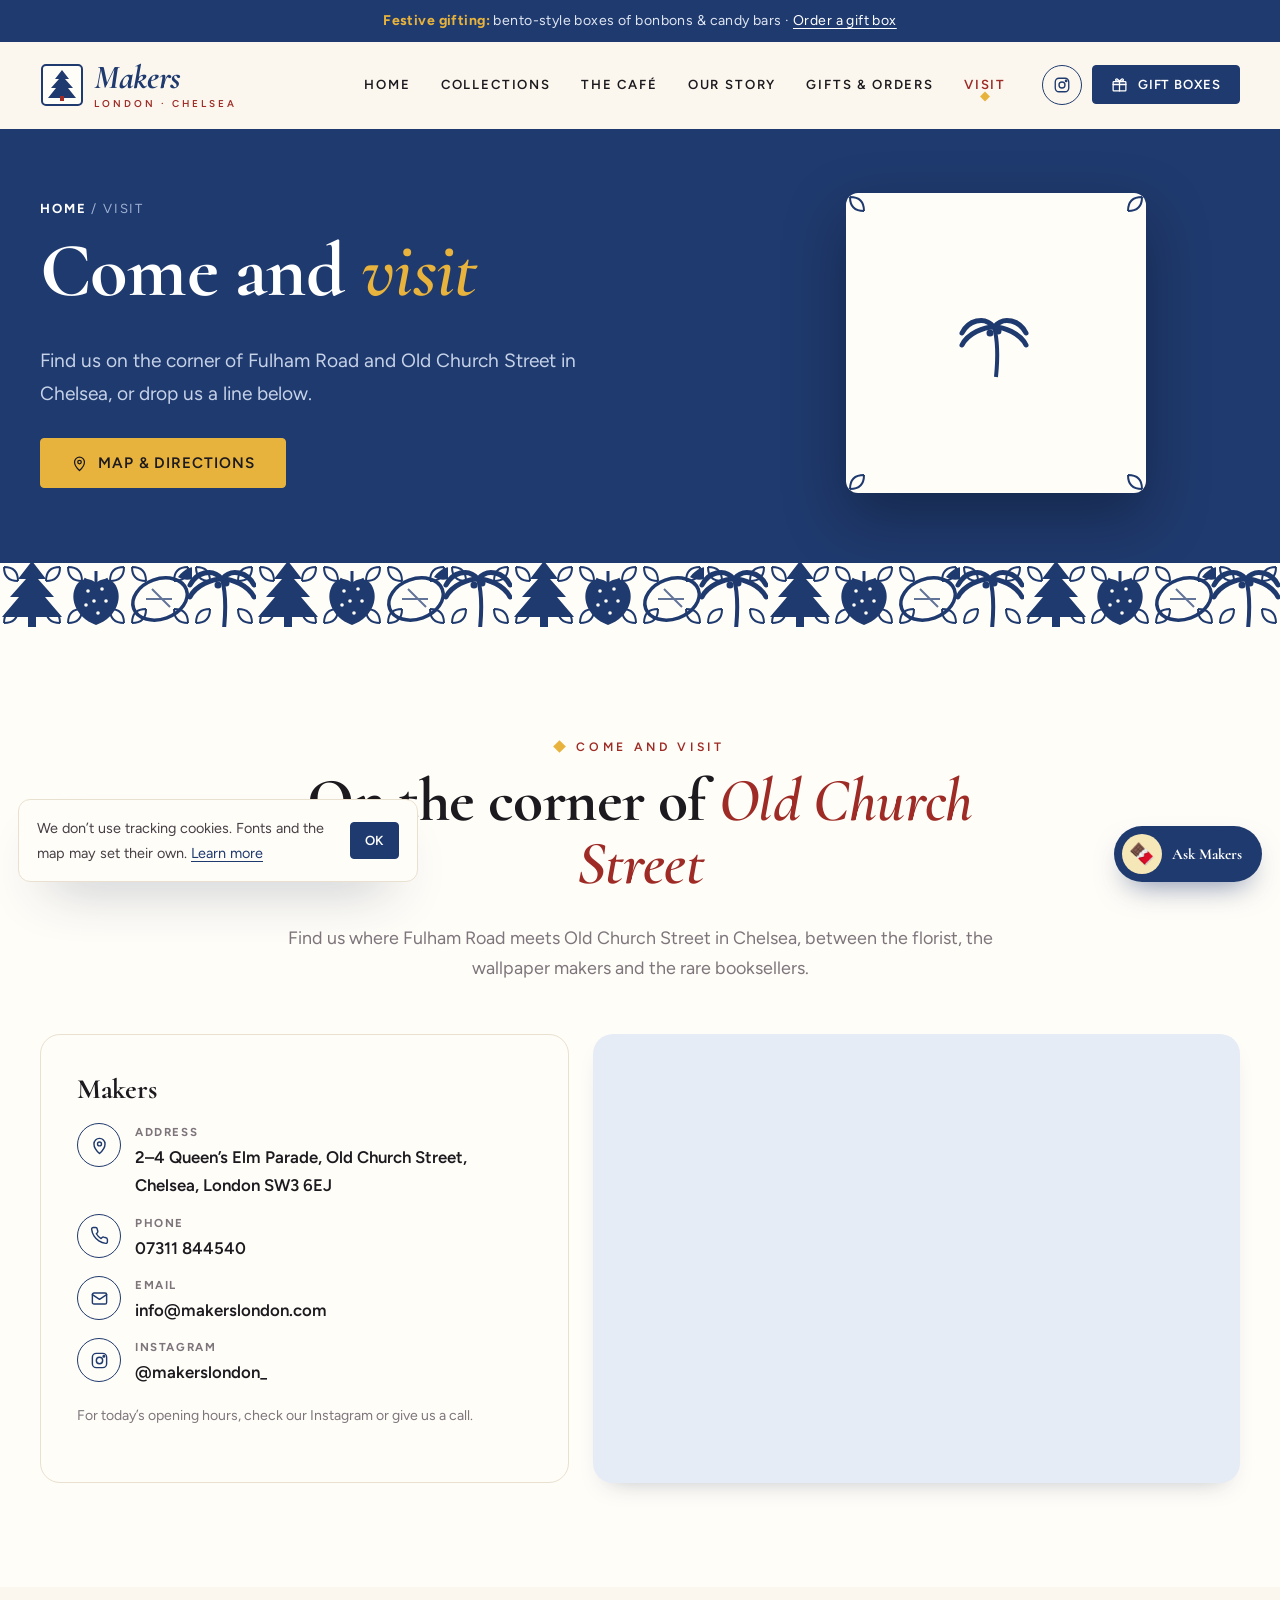
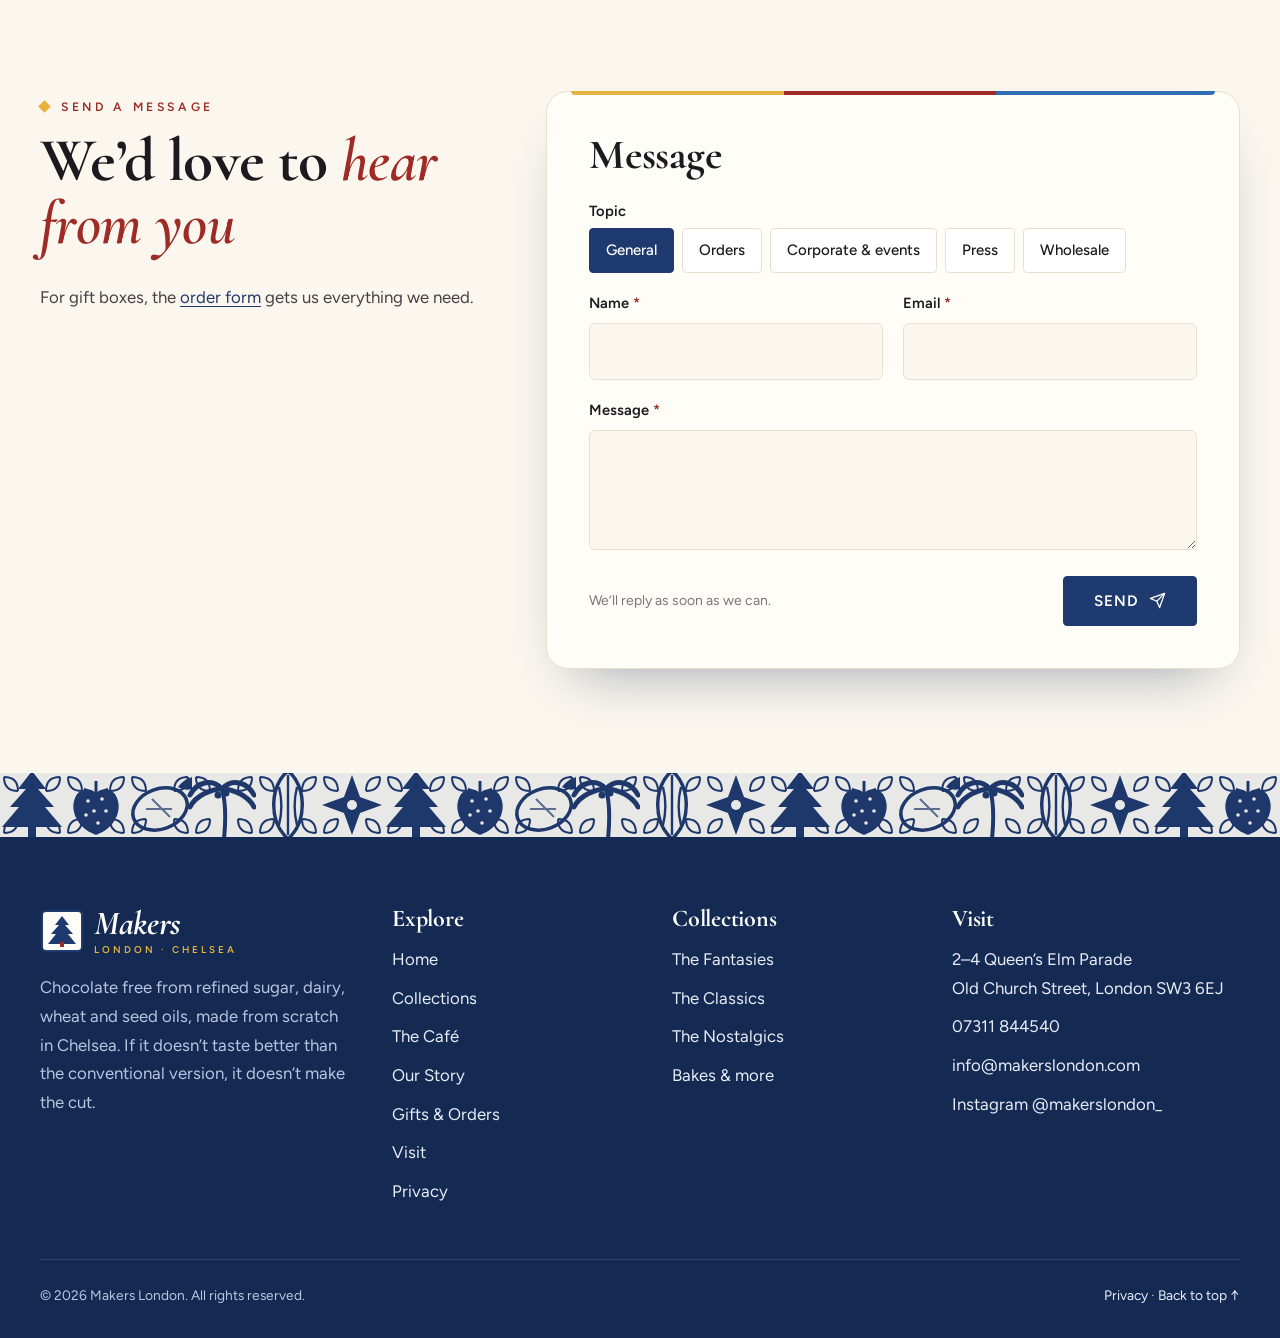
<file: makers-london-WEBSITE/contact.html>
<!doctype html>
<html lang="en-GB" class="no-js">
<head>
<meta charset="utf-8">
<meta name="viewport" content="width=device-width, initial-scale=1, viewport-fit=cover">
<title>Visit Makers | Old Church Street, Chelsea, London SW3</title>
<meta name="description" content="Visit Makers at 2–4 Queen’s Elm Parade, Old Church Street, Chelsea, London SW3 6EJ. Call 07311 844540 or email info@makerslondon.com.">
<link rel="canonical" href="https://www.makerslondon.com/contact.html">
<meta name="theme-color" content="#1f3a6e">
<meta name="geo.region" content="GB-KEC"><meta name="geo.placename" content="Chelsea, London">
<meta property="og:type" content="website">
<meta property="og:site_name" content="Makers London">
<meta property="og:title" content="Visit Makers | Old Church Street, Chelsea, London SW3">
<meta property="og:description" content="Visit Makers at 2–4 Queen’s Elm Parade, Old Church Street, Chelsea, London SW3 6EJ. Call 07311 844540 or email info@makerslondon.com.">
<meta property="og:url" content="https://www.makerslondon.com/contact.html">
<meta property="og:image" content="https://www.makerslondon.com/og-image.jpg">
<meta property="og:locale" content="en_GB">
<meta name="twitter:card" content="summary_large_image">
<link rel="icon" href="favicon.png" type="image/png">
<link rel="apple-touch-icon" href="favicon.png">
<link rel="manifest" href="site.webmanifest">
<link rel="preconnect" href="https://fonts.googleapis.com">
<link rel="preconnect" href="https://fonts.gstatic.com" crossorigin>
<link href="https://fonts.googleapis.com/css2?family=Cormorant:ital,wght@0,600;0,700;1,600;1,700&family=Figtree:wght@400;500;600;700;800&display=swap" rel="stylesheet">
<link rel="stylesheet" href="styles.css">
<script type="application/ld+json">{"@context": "https://schema.org", "@type": ["ConfectioneryStore", "CafeOrCoffeeShop"], "name": "Makers", "alternateName": "Makers London", "url": "https://www.makerslondon.com", "telephone": "+447311844540", "email": "info@makerslondon.com", "image": "https://www.makerslondon.com/og-image.jpg", "sameAs": ["https://www.instagram.com/makerslondon_/"], "founder": {"@type": "Person", "name": "Noor Freiha"}, "address": {"@type": "PostalAddress", "streetAddress": "2-4 Queen’s Elm Parade, Old Church Street", "addressLocality": "London", "postalCode": "SW3 6EJ", "addressCountry": "GB"}, "description": "Chocolate shop and café in Chelsea, London: bonbons, candy bars, paleo bakes, hot chocolate and soft-serve, free from refined sugar, dairy, wheat and seed oils."}</script>
<script defer src="site-config.js"></script>
<script defer src="main.js"></script>
<script defer src="chatbot.js"></script>
</head>
<body>
<a class="skip" href="#main">Skip to content</a>
<div class="notice"><span data-xmas hidden><b>Festive gifting:</b> bento-style boxes of bonbons &amp; candy bars · <a href="order.html" style="color:#fff">Order a gift box</a></span><span data-not-xmas>Chocolate <b>without compromise</b> · Old Church Street, Chelsea</span></div>
<header class="hdr">
  <div class="wrap hdr-in">
    <a class="logo" href="index.html" aria-label="Makers London home"><svg class="mk" viewBox="0 0 44 44" aria-hidden="true"><rect x="2" y="2" width="40" height="40" rx="4" fill="#fffdf8" stroke="#1f3a6e" stroke-width="2"/><path d="M22 7l7 9h-4l8 9h-5l8 10H8l8-10h-5l8-9h-4z" fill="#1f3a6e"/><rect x="20" y="33" width="4" height="5" fill="#9e2b25"/></svg><span><b>Makers</b><small>London · Chelsea</small></span></a>
    <nav class="nav" id="nav" aria-label="Main"><ul><li><a href="index.html">Home</a></li><li><a href="collections.html">Collections</a></li><li><a href="cafe.html">The Café</a></li><li><a href="story.html">Our Story</a></li><li><a href="order.html">Gifts &amp; Orders</a></li><li><a href="contact.html" aria-current="page">Visit</a></li>
      <li class="m-only"><a class="btn btn-block" href="order.html"><svg viewBox="0 0 24 24" fill="none" stroke="currentColor" stroke-width="1.8" stroke-linecap="round" stroke-linejoin="round" aria-hidden="true"><rect x="3" y="8" width="18" height="13" rx="1"/><path d="M3 12h18M12 8v13M12 8S9 3 7 4.5 8.5 8 12 8zM12 8s3-5 5-3.5S15.5 8 12 8z"/></svg> Order a gift box</a></li>
      <li class="m-only"><a class="btn btn-line btn-block" href="https://www.instagram.com/makerslondon_/" target="_blank" rel="noopener"><svg viewBox="0 0 24 24" fill="none" stroke="currentColor" stroke-width="1.8" stroke-linecap="round" stroke-linejoin="round" aria-hidden="true"><rect x="3" y="3" width="18" height="18" rx="5"/><circle cx="12" cy="12" r="4"/><circle cx="17.5" cy="6.5" r="1"/></svg> @makerslondon_</a></li></ul></nav>
    <div class="hdr-cta">
      <a class="soc" href="https://www.instagram.com/makerslondon_/" target="_blank" rel="noopener" aria-label="Makers on Instagram"><svg viewBox="0 0 24 24" fill="none" stroke="currentColor" stroke-width="1.8" stroke-linecap="round" stroke-linejoin="round" aria-hidden="true"><rect x="3" y="3" width="18" height="18" rx="5"/><circle cx="12" cy="12" r="4"/><circle cx="17.5" cy="6.5" r="1"/></svg></a>
      <a class="btn btn-sm" href="order.html"><svg viewBox="0 0 24 24" fill="none" stroke="currentColor" stroke-width="1.8" stroke-linecap="round" stroke-linejoin="round" aria-hidden="true"><rect x="3" y="8" width="18" height="13" rx="1"/><path d="M3 12h18M12 8v13M12 8S9 3 7 4.5 8.5 8 12 8zM12 8s3-5 5-3.5S15.5 8 12 8z"/></svg> Gift boxes</a>
      <button class="burger" aria-label="Open menu" aria-expanded="false" aria-controls="nav"><span></span><span></span><span></span></button>
    </div>
  </div>
</header>
<main id="main">
<section class="phero"><div class="wrap phero-in"><div class="load"><div class="crumbs"><a href="index.html">Home</a> / Visit</div><h1>Come and <em>visit</em></h1><p class="lead">Find us on the corner of Fulham Road and Old Church Street in Chelsea, or drop us a line below.</p><div class="btn-row"><a class="btn btn-gold" href="#visit"><svg viewBox="0 0 24 24" fill="none" stroke="currentColor" stroke-width="1.8" stroke-linecap="round" stroke-linejoin="round" aria-hidden="true"><path d="M12 22s7-6.1 7-12a7 7 0 0 0-14 0c0 5.9 7 12 7 12z"/><circle cx="12" cy="10" r="2.5"/></svg> Map &amp; directions</a></div></div>
  <div class="art load"><svg viewBox="0 0 300 300" style="max-width:300px;border-radius:12px" role="img" aria-label="Hand-painted Delft-style tile: palm"><rect width="300" height="300" fill="#fffdf8"/><path d="M4 4q14 0 14 14M4 4q0 14 14 14" fill="none" stroke="#1f3a6e" stroke-width="2"/><path d="M296 4q-14 0 -14 14M296 4q0 14 -14 14" fill="none" stroke="#1f3a6e" stroke-width="2"/><path d="M4 296q14 0 14 -14M4 296q0 -14 14 -14" fill="none" stroke="#1f3a6e" stroke-width="2"/><path d="M296 296q-14 0 -14 -14M296 296q0 -14 -14 -14" fill="none" stroke="#1f3a6e" stroke-width="2"/><path d="M150.0 184.0c2-20 2-36-2-50" stroke="#1f3a6e" stroke-width="4" fill="none"/><path d="M148.0 134.0c10 -12 26 -6 32 6" stroke="#1f3a6e" stroke-width="5" fill="none" stroke-linecap="round"/><path d="M148.0 134.0c-10 -12 -26 -6 -32 6" stroke="#1f3a6e" stroke-width="5" fill="none" stroke-linecap="round"/><path d="M148.0 134.0c10 0 26 6 32 18" stroke="#1f3a6e" stroke-width="5" fill="none" stroke-linecap="round"/><path d="M148.0 134.0c-10 0 -26 6 -32 18" stroke="#1f3a6e" stroke-width="5" fill="none" stroke-linecap="round"/><circle cx="152.0" cy="138.0" r="3.5" fill="#1f3a6e"/><circle cx="144.0" cy="140.0" r="3.5" fill="#1f3a6e"/></svg></div></div></section><div class="tileband" aria-hidden="true" style="background-image:url(&quot;data:image/svg+xml,%3Csvg%20xmlns%3D%22http%3A//www.w3.org/2000/svg%22%20width%3D%22256%22%20height%3D%2264%22%20viewBox%3D%220%200%20256%2064%22%3E%3Cg%20transform%3D%22translate%280%200%29%22%3E%3Crect%20width%3D%2264%22%20height%3D%2264%22%20fill%3D%22%23fffdf8%22/%3E%3Cpath%20d%3D%22M4%204q14%200%2014%2014M4%204q0%2014%2014%2014%22%20fill%3D%22none%22%20stroke%3D%22%231f3a6e%22%20stroke-width%3D%222%22/%3E%3Cpath%20d%3D%22M60%204q-14%200%20-14%2014M60%204q0%2014%20-14%2014%22%20fill%3D%22none%22%20stroke%3D%22%231f3a6e%22%20stroke-width%3D%222%22/%3E%3Cpath%20d%3D%22M4%2060q14%200%2014%20-14M4%2060q0%20-14%2014%20-14%22%20fill%3D%22none%22%20stroke%3D%22%231f3a6e%22%20stroke-width%3D%222%22/%3E%3Cpath%20d%3D%22M60%2060q-14%200%20-14%20-14M60%2060q0%20-14%20-14%20-14%22%20fill%3D%22none%22%20stroke%3D%22%231f3a6e%22%20stroke-width%3D%222%22/%3E%3Cpath%20d%3D%22M32.0%20-2.0l14%2018h-8l16%2018h-9l17%2020H2.0l17-20h-9l16-18h-8z%22%20fill%3D%22%231f3a6e%22/%3E%3Crect%20x%3D%2228.0%22%20y%3D%2254.0%22%20width%3D%228%22%20height%3D%2212%22%20fill%3D%22%231f3a6e%22/%3E%3C/g%3E%3Cg%20transform%3D%22translate%2864%200%29%22%3E%3Crect%20width%3D%2264%22%20height%3D%2264%22%20fill%3D%22%23fffdf8%22/%3E%3Cpath%20d%3D%22M4%204q14%200%2014%2014M4%204q0%2014%2014%2014%22%20fill%3D%22none%22%20stroke%3D%22%231f3a6e%22%20stroke-width%3D%222%22/%3E%3Cpath%20d%3D%22M60%204q-14%200%20-14%2014M60%204q0%2014%20-14%2014%22%20fill%3D%22none%22%20stroke%3D%22%231f3a6e%22%20stroke-width%3D%222%22/%3E%3Cpath%20d%3D%22M4%2060q14%200%2014%20-14M4%2060q0%20-14%2014%20-14%22%20fill%3D%22none%22%20stroke%3D%22%231f3a6e%22%20stroke-width%3D%222%22/%3E%3Cpath%20d%3D%22M60%2060q-14%200%20-14%20-14M60%2060q0%20-14%20-14%20-14%22%20fill%3D%22none%22%20stroke%3D%22%231f3a6e%22%20stroke-width%3D%222%22/%3E%3Cpath%20d%3D%22M32.0%2062.0c-22-8-28-30-18-42%206-6%2014-4%2018%200%204-4%2012-6%2018%200%2010%2012%204%2034-18%2042z%22%20fill%3D%22%231f3a6e%22/%3E%3Ccircle%20cx%3D%2224.0%22%20cy%3D%2228.0%22%20r%3D%221.8%22%20fill%3D%22%23fffdf8%22/%3E%3Ccircle%20cx%3D%2238.0%22%20cy%3D%2226.0%22%20r%3D%221.8%22%20fill%3D%22%23fffdf8%22/%3E%3Ccircle%20cx%3D%2230.0%22%20cy%3D%2238.0%22%20r%3D%221.8%22%20fill%3D%22%23fffdf8%22/%3E%3Ccircle%20cx%3D%2242.0%22%20cy%3D%2238.0%22%20r%3D%221.8%22%20fill%3D%22%23fffdf8%22/%3E%3Ccircle%20cx%3D%2222.0%22%20cy%3D%2242.0%22%20r%3D%221.8%22%20fill%3D%22%23fffdf8%22/%3E%3Ccircle%20cx%3D%2234.0%22%20cy%3D%2250.0%22%20r%3D%221.8%22%20fill%3D%22%23fffdf8%22/%3E%3Cpath%20d%3D%22M20.0%2016.0l12%206%2012-6M32.0%2022.0v-14%22%20stroke%3D%22%231f3a6e%22%20stroke-width%3D%223%22%20fill%3D%22none%22/%3E%3C/g%3E%3Cg%20transform%3D%22translate%28128%200%29%22%3E%3Crect%20width%3D%2264%22%20height%3D%2264%22%20fill%3D%22%23fffdf8%22/%3E%3Cpath%20d%3D%22M4%204q14%200%2014%2014M4%204q0%2014%2014%2014%22%20fill%3D%22none%22%20stroke%3D%22%231f3a6e%22%20stroke-width%3D%222%22/%3E%3Cpath%20d%3D%22M60%204q-14%200%20-14%2014M60%204q0%2014%20-14%2014%22%20fill%3D%22none%22%20stroke%3D%22%231f3a6e%22%20stroke-width%3D%222%22/%3E%3Cpath%20d%3D%22M4%2060q14%200%2014%20-14M4%2060q0%20-14%2014%20-14%22%20fill%3D%22none%22%20stroke%3D%22%231f3a6e%22%20stroke-width%3D%222%22/%3E%3Cpath%20d%3D%22M60%2060q-14%200%20-14%20-14M60%2060q0%20-14%20-14%20-14%22%20fill%3D%22none%22%20stroke%3D%22%231f3a6e%22%20stroke-width%3D%222%22/%3E%3Cellipse%20cx%3D%2232.0%22%20cy%3D%2236.0%22%20rx%3D%2228%22%20ry%3D%2220%22%20fill%3D%22none%22%20stroke%3D%22%231f3a6e%22%20stroke-width%3D%223.5%22%20transform%3D%22rotate%28-20%2032.0%2036.0%29%22/%3E%3Cpath%20d%3D%22M18.0%2036.0h26M24.0%2026.0l18%2018%22%20stroke%3D%22%231f3a6e%22%20stroke-width%3D%222%22%20opacity%3D%22.7%22/%3E%3Cpath%20d%3D%22M50.0%2014.0c10-14%2024-10%2024-10-4%2012-14%2016-24%2010z%22%20fill%3D%22%231f3a6e%22/%3E%3C/g%3E%3Cg%20transform%3D%22translate%28192%200%29%22%3E%3Crect%20width%3D%2264%22%20height%3D%2264%22%20fill%3D%22%23fffdf8%22/%3E%3Cpath%20d%3D%22M4%204q14%200%2014%2014M4%204q0%2014%2014%2014%22%20fill%3D%22none%22%20stroke%3D%22%231f3a6e%22%20stroke-width%3D%222%22/%3E%3Cpath%20d%3D%22M60%204q-14%200%20-14%2014M60%204q0%2014%20-14%2014%22%20fill%3D%22none%22%20stroke%3D%22%231f3a6e%22%20stroke-width%3D%222%22/%3E%3Cpath%20d%3D%22M4%2060q14%200%2014%20-14M4%2060q0%20-14%2014%20-14%22%20fill%3D%22none%22%20stroke%3D%22%231f3a6e%22%20stroke-width%3D%222%22/%3E%3Cpath%20d%3D%22M60%2060q-14%200%20-14%20-14M60%2060q0%20-14%20-14%20-14%22%20fill%3D%22none%22%20stroke%3D%22%231f3a6e%22%20stroke-width%3D%222%22/%3E%3Cpath%20d%3D%22M32.0%2066.0c2-20%202-36-2-50%22%20stroke%3D%22%231f3a6e%22%20stroke-width%3D%224%22%20fill%3D%22none%22/%3E%3Cpath%20d%3D%22M30.0%2016.0c10%20-12%2026%20-6%2032%206%22%20stroke%3D%22%231f3a6e%22%20stroke-width%3D%225%22%20fill%3D%22none%22%20stroke-linecap%3D%22round%22/%3E%3Cpath%20d%3D%22M30.0%2016.0c-10%20-12%20-26%20-6%20-32%206%22%20stroke%3D%22%231f3a6e%22%20stroke-width%3D%225%22%20fill%3D%22none%22%20stroke-linecap%3D%22round%22/%3E%3Cpath%20d%3D%22M30.0%2016.0c10%200%2026%206%2032%2018%22%20stroke%3D%22%231f3a6e%22%20stroke-width%3D%225%22%20fill%3D%22none%22%20stroke-linecap%3D%22round%22/%3E%3Cpath%20d%3D%22M30.0%2016.0c-10%200%20-26%206%20-32%2018%22%20stroke%3D%22%231f3a6e%22%20stroke-width%3D%225%22%20fill%3D%22none%22%20stroke-linecap%3D%22round%22/%3E%3Ccircle%20cx%3D%2234.0%22%20cy%3D%2220.0%22%20r%3D%223.5%22%20fill%3D%22%231f3a6e%22/%3E%3Ccircle%20cx%3D%2226.0%22%20cy%3D%2222.0%22%20r%3D%223.5%22%20fill%3D%22%231f3a6e%22/%3E%3C/g%3E%3C/svg%3E&quot;);background-size:256px 64px"></div>
<section class="sec sec-tile" id="visit"><div class="wrap"><div class="head center rv"><span class="eyebrow">Come and visit</span><h2>On the corner of <em>Old Church Street</em></h2><p>Find us where Fulham Road meets Old Church Street in Chelsea, between the florist, the wallpaper makers and the rare booksellers.</p></div><div class="visit">
  <div class="vcard rv"><h3>Makers</h3>
    <ul class="vlist">
      <li><i><svg viewBox="0 0 24 24" fill="none" stroke="currentColor" stroke-width="1.8" stroke-linecap="round" stroke-linejoin="round" aria-hidden="true"><path d="M12 22s7-6.1 7-12a7 7 0 0 0-14 0c0 5.9 7 12 7 12z"/><circle cx="12" cy="10" r="2.5"/></svg></i><div><small>Address</small><a href="https://www.google.com/maps/search/?api=1&amp;query=Makers,+2-4+Queen%27s+Elm+Parade,+Old+Church+Street,+London+SW3+6EJ" target="_blank" rel="noopener">2–4 Queen’s Elm Parade, Old Church Street, Chelsea, London SW3 6EJ</a></div></li>
      <li><i><svg viewBox="0 0 24 24" fill="none" stroke="currentColor" stroke-width="1.8" stroke-linecap="round" stroke-linejoin="round" aria-hidden="true"><path d="M22 16.9v3a2 2 0 0 1-2.2 2 19.8 19.8 0 0 1-8.6-3.1 19.5 19.5 0 0 1-6-6A19.8 19.8 0 0 1 2.1 4.2 2 2 0 0 1 4.1 2h3a2 2 0 0 1 2 1.7c.1.9.4 1.8.7 2.7a2 2 0 0 1-.5 2.1L8 9.8a16 16 0 0 0 6 6l1.3-1.3a2 2 0 0 1 2.1-.4c.9.3 1.8.6 2.7.7a2 2 0 0 1 1.7 2z"/></svg></i><div><small>Phone</small><a href="tel:+447311844540">07311 844540</a></div></li>
      <li><i><svg viewBox="0 0 24 24" fill="none" stroke="currentColor" stroke-width="1.8" stroke-linecap="round" stroke-linejoin="round" aria-hidden="true"><rect x="3" y="5" width="18" height="14" rx="2"/><path d="m3 7 9 6 9-6"/></svg></i><div><small>Email</small><a href="mailto:info@makerslondon.com">info@makerslondon.com</a></div></li>
      <li><i><svg viewBox="0 0 24 24" fill="none" stroke="currentColor" stroke-width="1.8" stroke-linecap="round" stroke-linejoin="round" aria-hidden="true"><rect x="3" y="3" width="18" height="18" rx="5"/><circle cx="12" cy="12" r="4"/><circle cx="17.5" cy="6.5" r="1"/></svg></i><div><small>Instagram</small><a href="https://www.instagram.com/makerslondon_/" target="_blank" rel="noopener">@makerslondon_</a></div></li>
    </ul><p class="hint" style="margin-top:18px">For today’s opening hours, check our Instagram or give us a call.</p></div>
  <div class="map rv d1"><iframe title="Map to Makers, Old Church Street, Chelsea" src="https://maps.google.com/maps?q=Makers,+2-4+Queen%27s+Elm+Parade,+Old+Church+Street,+London+SW3+6EJ&amp;z=16&amp;output=embed" loading="lazy" referrerpolicy="no-referrer-when-downgrade"></iframe></div>
</div></div></section>
<section class="sec" id="message"><div class="wrap form-wrap">
  <aside class="form-side rv"><span class="eyebrow">Send a message</span><h2>We’d love to <em>hear from you</em></h2><p>For gift boxes, the <a href="order.html">order form</a> gets us everything we need.</p></aside>
  <div class="form-card rv d1"><h2>Message</h2>
    <form id="contact-form" data-send="Website message" novalidate><div class="fgrid">
      <fieldset class="f full"><legend>Topic</legend><div class="pills"><label><input type="radio" name="topic" value="General" checked><span>General</span></label><label><input type="radio" name="topic" value="Orders"><span>Orders</span></label><label><input type="radio" name="topic" value="Corporate & events"><span>Corporate &amp; events</span></label><label><input type="radio" name="topic" value="Press"><span>Press</span></label><label><input type="radio" name="topic" value="Wholesale"><span>Wholesale</span></label></div></fieldset>
      <div class="f"><label for="c-name">Name <span class="req">*</span></label><input id="c-name" name="name" required autocomplete="name" maxlength="80"><span class="err" role="alert"></span></div>
      <div class="f"><label for="c-email">Email <span class="req">*</span></label><input id="c-email" name="email" type="email" required autocomplete="email" maxlength="120"><span class="err" role="alert"></span></div>
      <div class="f full"><label for="c-msg">Message <span class="req">*</span></label><textarea id="c-msg" name="message" required maxlength="2000"></textarea><span class="err" role="alert"></span></div>
      <div class="hp" aria-hidden="true"><label for="c-honey">Leave this empty</label><input id="c-honey" name="_honey" tabindex="-1" autocomplete="off"></div></div>
      <div class="form-foot"><small>We’ll reply as soon as we can.</small><button class="btn" type="submit"><span class="spinner" aria-hidden="true"></span>Send <svg viewBox="0 0 24 24" fill="none" stroke="currentColor" stroke-width="1.8" stroke-linecap="round" stroke-linejoin="round" aria-hidden="true"><path d="M22 2 11 13"/><path d="M22 2 15 22l-4-9-9-4z"/></svg></button></div>
      <div class="status" role="status" aria-live="polite"></div></form></div>
</div></section>
</main>
<footer class="foot">
  <div class="tileband" aria-hidden="true" style="background-image:url(&quot;data:image/svg+xml,%3Csvg%20xmlns%3D%22http%3A//www.w3.org/2000/svg%22%20width%3D%22384%22%20height%3D%2264%22%20viewBox%3D%220%200%20384%2064%22%3E%3Cg%20transform%3D%22translate%280%200%29%22%3E%3Crect%20width%3D%2264%22%20height%3D%2264%22%20fill%3D%22%23fffdf8%22/%3E%3Cpath%20d%3D%22M4%204q14%200%2014%2014M4%204q0%2014%2014%2014%22%20fill%3D%22none%22%20stroke%3D%22%231f3a6e%22%20stroke-width%3D%222%22/%3E%3Cpath%20d%3D%22M60%204q-14%200%20-14%2014M60%204q0%2014%20-14%2014%22%20fill%3D%22none%22%20stroke%3D%22%231f3a6e%22%20stroke-width%3D%222%22/%3E%3Cpath%20d%3D%22M4%2060q14%200%2014%20-14M4%2060q0%20-14%2014%20-14%22%20fill%3D%22none%22%20stroke%3D%22%231f3a6e%22%20stroke-width%3D%222%22/%3E%3Cpath%20d%3D%22M60%2060q-14%200%20-14%20-14M60%2060q0%20-14%20-14%20-14%22%20fill%3D%22none%22%20stroke%3D%22%231f3a6e%22%20stroke-width%3D%222%22/%3E%3Cpath%20d%3D%22M32.0%20-2.0l14%2018h-8l16%2018h-9l17%2020H2.0l17-20h-9l16-18h-8z%22%20fill%3D%22%231f3a6e%22/%3E%3Crect%20x%3D%2228.0%22%20y%3D%2254.0%22%20width%3D%228%22%20height%3D%2212%22%20fill%3D%22%231f3a6e%22/%3E%3C/g%3E%3Cg%20transform%3D%22translate%2864%200%29%22%3E%3Crect%20width%3D%2264%22%20height%3D%2264%22%20fill%3D%22%23fffdf8%22/%3E%3Cpath%20d%3D%22M4%204q14%200%2014%2014M4%204q0%2014%2014%2014%22%20fill%3D%22none%22%20stroke%3D%22%231f3a6e%22%20stroke-width%3D%222%22/%3E%3Cpath%20d%3D%22M60%204q-14%200%20-14%2014M60%204q0%2014%20-14%2014%22%20fill%3D%22none%22%20stroke%3D%22%231f3a6e%22%20stroke-width%3D%222%22/%3E%3Cpath%20d%3D%22M4%2060q14%200%2014%20-14M4%2060q0%20-14%2014%20-14%22%20fill%3D%22none%22%20stroke%3D%22%231f3a6e%22%20stroke-width%3D%222%22/%3E%3Cpath%20d%3D%22M60%2060q-14%200%20-14%20-14M60%2060q0%20-14%20-14%20-14%22%20fill%3D%22none%22%20stroke%3D%22%231f3a6e%22%20stroke-width%3D%222%22/%3E%3Cpath%20d%3D%22M32.0%2062.0c-22-8-28-30-18-42%206-6%2014-4%2018%200%204-4%2012-6%2018%200%2010%2012%204%2034-18%2042z%22%20fill%3D%22%231f3a6e%22/%3E%3Ccircle%20cx%3D%2224.0%22%20cy%3D%2228.0%22%20r%3D%221.8%22%20fill%3D%22%23fffdf8%22/%3E%3Ccircle%20cx%3D%2238.0%22%20cy%3D%2226.0%22%20r%3D%221.8%22%20fill%3D%22%23fffdf8%22/%3E%3Ccircle%20cx%3D%2230.0%22%20cy%3D%2238.0%22%20r%3D%221.8%22%20fill%3D%22%23fffdf8%22/%3E%3Ccircle%20cx%3D%2242.0%22%20cy%3D%2238.0%22%20r%3D%221.8%22%20fill%3D%22%23fffdf8%22/%3E%3Ccircle%20cx%3D%2222.0%22%20cy%3D%2242.0%22%20r%3D%221.8%22%20fill%3D%22%23fffdf8%22/%3E%3Ccircle%20cx%3D%2234.0%22%20cy%3D%2250.0%22%20r%3D%221.8%22%20fill%3D%22%23fffdf8%22/%3E%3Cpath%20d%3D%22M20.0%2016.0l12%206%2012-6M32.0%2022.0v-14%22%20stroke%3D%22%231f3a6e%22%20stroke-width%3D%223%22%20fill%3D%22none%22/%3E%3C/g%3E%3Cg%20transform%3D%22translate%28128%200%29%22%3E%3Crect%20width%3D%2264%22%20height%3D%2264%22%20fill%3D%22%23fffdf8%22/%3E%3Cpath%20d%3D%22M4%204q14%200%2014%2014M4%204q0%2014%2014%2014%22%20fill%3D%22none%22%20stroke%3D%22%231f3a6e%22%20stroke-width%3D%222%22/%3E%3Cpath%20d%3D%22M60%204q-14%200%20-14%2014M60%204q0%2014%20-14%2014%22%20fill%3D%22none%22%20stroke%3D%22%231f3a6e%22%20stroke-width%3D%222%22/%3E%3Cpath%20d%3D%22M4%2060q14%200%2014%20-14M4%2060q0%20-14%2014%20-14%22%20fill%3D%22none%22%20stroke%3D%22%231f3a6e%22%20stroke-width%3D%222%22/%3E%3Cpath%20d%3D%22M60%2060q-14%200%20-14%20-14M60%2060q0%20-14%20-14%20-14%22%20fill%3D%22none%22%20stroke%3D%22%231f3a6e%22%20stroke-width%3D%222%22/%3E%3Cellipse%20cx%3D%2232.0%22%20cy%3D%2236.0%22%20rx%3D%2228%22%20ry%3D%2220%22%20fill%3D%22none%22%20stroke%3D%22%231f3a6e%22%20stroke-width%3D%223.5%22%20transform%3D%22rotate%28-20%2032.0%2036.0%29%22/%3E%3Cpath%20d%3D%22M18.0%2036.0h26M24.0%2026.0l18%2018%22%20stroke%3D%22%231f3a6e%22%20stroke-width%3D%222%22%20opacity%3D%22.7%22/%3E%3Cpath%20d%3D%22M50.0%2014.0c10-14%2024-10%2024-10-4%2012-14%2016-24%2010z%22%20fill%3D%22%231f3a6e%22/%3E%3C/g%3E%3Cg%20transform%3D%22translate%28192%200%29%22%3E%3Crect%20width%3D%2264%22%20height%3D%2264%22%20fill%3D%22%23fffdf8%22/%3E%3Cpath%20d%3D%22M4%204q14%200%2014%2014M4%204q0%2014%2014%2014%22%20fill%3D%22none%22%20stroke%3D%22%231f3a6e%22%20stroke-width%3D%222%22/%3E%3Cpath%20d%3D%22M60%204q-14%200%20-14%2014M60%204q0%2014%20-14%2014%22%20fill%3D%22none%22%20stroke%3D%22%231f3a6e%22%20stroke-width%3D%222%22/%3E%3Cpath%20d%3D%22M4%2060q14%200%2014%20-14M4%2060q0%20-14%2014%20-14%22%20fill%3D%22none%22%20stroke%3D%22%231f3a6e%22%20stroke-width%3D%222%22/%3E%3Cpath%20d%3D%22M60%2060q-14%200%20-14%20-14M60%2060q0%20-14%20-14%20-14%22%20fill%3D%22none%22%20stroke%3D%22%231f3a6e%22%20stroke-width%3D%222%22/%3E%3Cpath%20d%3D%22M32.0%2066.0c2-20%202-36-2-50%22%20stroke%3D%22%231f3a6e%22%20stroke-width%3D%224%22%20fill%3D%22none%22/%3E%3Cpath%20d%3D%22M30.0%2016.0c10%20-12%2026%20-6%2032%206%22%20stroke%3D%22%231f3a6e%22%20stroke-width%3D%225%22%20fill%3D%22none%22%20stroke-linecap%3D%22round%22/%3E%3Cpath%20d%3D%22M30.0%2016.0c-10%20-12%20-26%20-6%20-32%206%22%20stroke%3D%22%231f3a6e%22%20stroke-width%3D%225%22%20fill%3D%22none%22%20stroke-linecap%3D%22round%22/%3E%3Cpath%20d%3D%22M30.0%2016.0c10%200%2026%206%2032%2018%22%20stroke%3D%22%231f3a6e%22%20stroke-width%3D%225%22%20fill%3D%22none%22%20stroke-linecap%3D%22round%22/%3E%3Cpath%20d%3D%22M30.0%2016.0c-10%200%20-26%206%20-32%2018%22%20stroke%3D%22%231f3a6e%22%20stroke-width%3D%225%22%20fill%3D%22none%22%20stroke-linecap%3D%22round%22/%3E%3Ccircle%20cx%3D%2234.0%22%20cy%3D%2220.0%22%20r%3D%223.5%22%20fill%3D%22%231f3a6e%22/%3E%3Ccircle%20cx%3D%2226.0%22%20cy%3D%2222.0%22%20r%3D%223.5%22%20fill%3D%22%231f3a6e%22/%3E%3C/g%3E%3Cg%20transform%3D%22translate%28256%200%29%22%3E%3Crect%20width%3D%2264%22%20height%3D%2264%22%20fill%3D%22%23fffdf8%22/%3E%3Cpath%20d%3D%22M4%204q14%200%2014%2014M4%204q0%2014%2014%2014%22%20fill%3D%22none%22%20stroke%3D%22%231f3a6e%22%20stroke-width%3D%222%22/%3E%3Cpath%20d%3D%22M60%204q-14%200%20-14%2014M60%204q0%2014%20-14%2014%22%20fill%3D%22none%22%20stroke%3D%22%231f3a6e%22%20stroke-width%3D%222%22/%3E%3Cpath%20d%3D%22M4%2060q14%200%2014%20-14M4%2060q0%20-14%2014%20-14%22%20fill%3D%22none%22%20stroke%3D%22%231f3a6e%22%20stroke-width%3D%222%22/%3E%3Cpath%20d%3D%22M60%2060q-14%200%20-14%20-14M60%2060q0%20-14%20-14%20-14%22%20fill%3D%22none%22%20stroke%3D%22%231f3a6e%22%20stroke-width%3D%222%22/%3E%3Cpath%20d%3D%22M32.0%20-2.0c18%2014%2020%2050%200%2068-20-18-18-54%200-68z%22%20fill%3D%22none%22%20stroke%3D%22%231f3a6e%22%20stroke-width%3D%223.5%22/%3E%3Cpath%20d%3D%22M32.0%202.0v60M23.0%2014.0c3%2012%203%2026%200%2038M41.0%2014.0c-3%2012-3%2026%200%2038%22%20stroke%3D%22%231f3a6e%22%20stroke-width%3D%222.4%22%20fill%3D%22none%22/%3E%3C/g%3E%3Cg%20transform%3D%22translate%28320%200%29%22%3E%3Crect%20width%3D%2264%22%20height%3D%2264%22%20fill%3D%22%23fffdf8%22/%3E%3Cpath%20d%3D%22M4%204q14%200%2014%2014M4%204q0%2014%2014%2014%22%20fill%3D%22none%22%20stroke%3D%22%231f3a6e%22%20stroke-width%3D%222%22/%3E%3Cpath%20d%3D%22M60%204q-14%200%20-14%2014M60%204q0%2014%20-14%2014%22%20fill%3D%22none%22%20stroke%3D%22%231f3a6e%22%20stroke-width%3D%222%22/%3E%3Cpath%20d%3D%22M4%2060q14%200%2014%20-14M4%2060q0%20-14%2014%20-14%22%20fill%3D%22none%22%20stroke%3D%22%231f3a6e%22%20stroke-width%3D%222%22/%3E%3Cpath%20d%3D%22M60%2060q-14%200%20-14%20-14M60%2060q0%20-14%20-14%20-14%22%20fill%3D%22none%22%20stroke%3D%22%231f3a6e%22%20stroke-width%3D%222%22/%3E%3Cpath%20d%3D%22M32.0%202.0l8%2022%2022%208-22%208-8%2022-8-22-22-8%2022-8z%22%20fill%3D%22%231f3a6e%22/%3E%3Ccircle%20cx%3D%2232.0%22%20cy%3D%2232.0%22%20r%3D%225%22%20fill%3D%22%23fffdf8%22/%3E%3C/g%3E%3C/svg%3E&quot;);background-size:384px 64px"></div>
  <div class="wrap foot-grid">
    <div><a class="logo" href="index.html" aria-label="Makers London home"><svg class="mk" viewBox="0 0 44 44" aria-hidden="true"><rect x="2" y="2" width="40" height="40" rx="4" fill="#fffdf8" stroke="#1f3a6e" stroke-width="2"/><path d="M22 7l7 9h-4l8 9h-5l8 10H8l8-10h-5l8-9h-4z" fill="#1f3a6e"/><rect x="20" y="33" width="4" height="5" fill="#9e2b25"/></svg><span><b>Makers</b><small>London · Chelsea</small></span></a>
      <p>Chocolate free from refined sugar, dairy, wheat and seed oils, made from scratch in Chelsea. If it doesn’t taste better than the conventional version, it doesn’t make the cut.</p></div>
    <div><h4>Explore</h4><ul><li><a href="index.html">Home</a></li><li><a href="collections.html">Collections</a></li><li><a href="cafe.html">The Café</a></li><li><a href="story.html">Our Story</a></li><li><a href="order.html">Gifts &amp; Orders</a></li><li><a href="contact.html">Visit</a></li><li><a href="privacy.html">Privacy</a></li></ul></div>
    <div><h4>Collections</h4><ul><li><a href="collections.html?tab=fantasies">The Fantasies</a></li><li><a href="collections.html?tab=classics">The Classics</a></li><li><a href="collections.html?tab=nostalgics">The Nostalgics</a></li><li><a href="collections.html?tab=more">Bakes &amp; more</a></li></ul></div>
    <div><h4>Visit</h4><ul>
      <li><a href="https://www.google.com/maps/search/?api=1&amp;query=Makers,+2-4+Queen%27s+Elm+Parade,+Old+Church+Street,+London+SW3+6EJ" target="_blank" rel="noopener">2–4 Queen’s Elm Parade<br>Old Church Street, London SW3 6EJ</a></li>
      <li><a href="tel:+447311844540">07311 844540</a></li>
      <li><a href="mailto:info@makerslondon.com">info@makerslondon.com</a></li>
      <li><a href="https://www.instagram.com/makerslondon_/" target="_blank" rel="noopener">Instagram @makerslondon_</a></li></ul></div>
  </div>
  <div class="wrap foot-bottom"><span>© <span data-year>2026</span> Makers London. All rights reserved.</span><span><a href="privacy.html">Privacy</a> · <a href="#main">Back to top ↑</a></span></div>
</footer>
<div class="mbar"><a class="btn btn-line" href="contact.html#visit"><svg viewBox="0 0 24 24" fill="none" stroke="currentColor" stroke-width="1.8" stroke-linecap="round" stroke-linejoin="round" aria-hidden="true"><path d="M12 22s7-6.1 7-12a7 7 0 0 0-14 0c0 5.9 7 12 7 12z"/><circle cx="12" cy="10" r="2.5"/></svg> Visit</a><a class="btn" href="order.html"><svg viewBox="0 0 24 24" fill="none" stroke="currentColor" stroke-width="1.8" stroke-linecap="round" stroke-linejoin="round" aria-hidden="true"><rect x="3" y="8" width="18" height="13" rx="1"/><path d="M3 12h18M12 8v13M12 8S9 3 7 4.5 8.5 8 12 8zM12 8s3-5 5-3.5S15.5 8 12 8z"/></svg> Gift box</a></div>
<div class="cookie" hidden><p>We don’t use tracking cookies. Fonts and the map may set their own. <a href="privacy.html">Learn more</a></p><button class="btn btn-sm" type="button">OK</button></div>
</body>
</html>
</file>
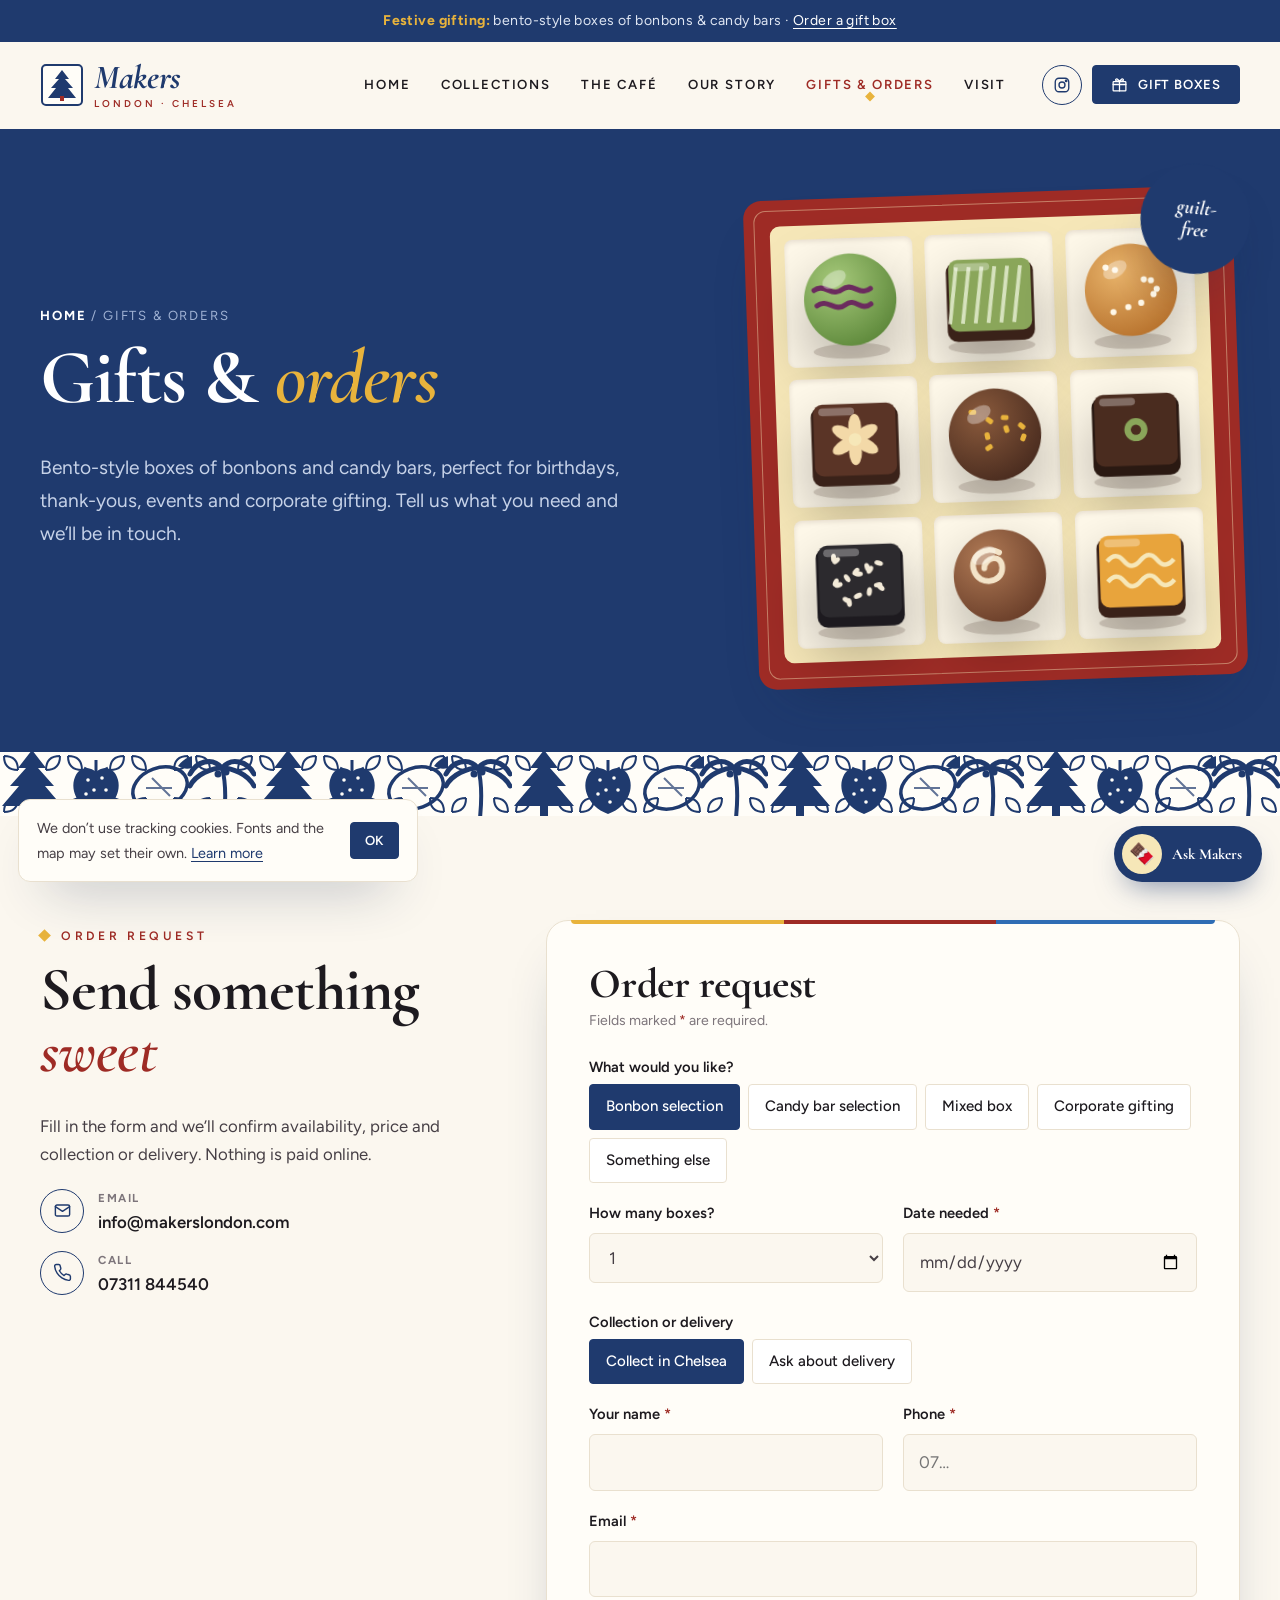
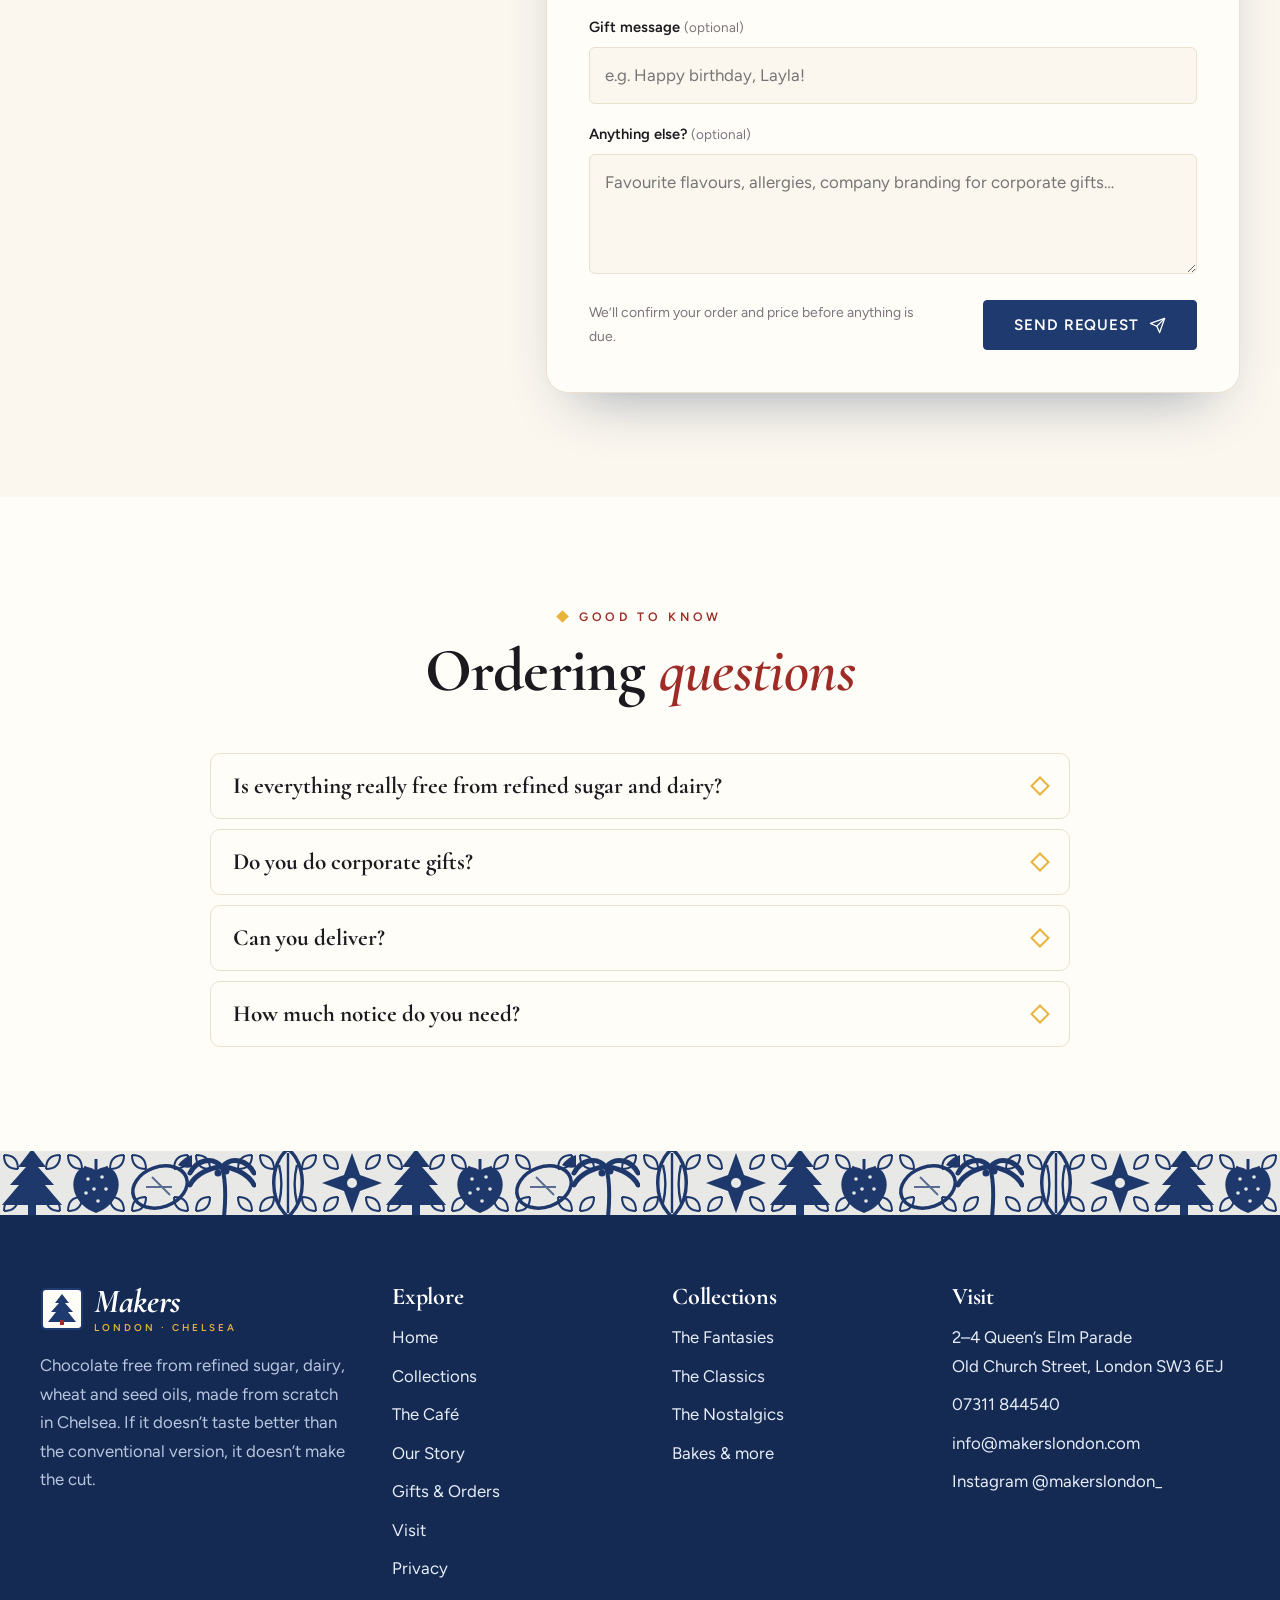
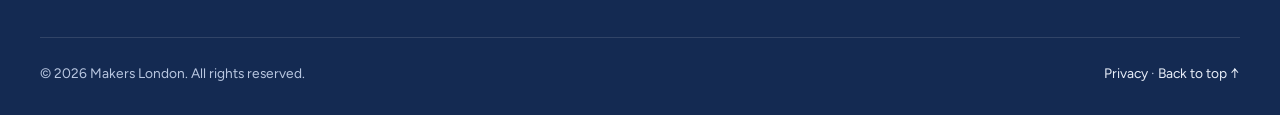
<file: makers-london-WEBSITE/order.html>
<!doctype html>
<html lang="en-GB" class="no-js">
<head>
<meta charset="utf-8">
<meta name="viewport" content="width=device-width, initial-scale=1, viewport-fit=cover">
<title>Gift Boxes &amp; Orders | Makers London Chocolate</title>
<meta name="description" content="Order bento-style gift boxes of Makers bonbons and candy bars for birthdays, events and corporate gifting. Collect in Chelsea or ask about delivery.">
<link rel="canonical" href="https://www.makerslondon.com/order.html">
<meta name="theme-color" content="#1f3a6e">
<meta name="geo.region" content="GB-KEC"><meta name="geo.placename" content="Chelsea, London">
<meta property="og:type" content="website">
<meta property="og:site_name" content="Makers London">
<meta property="og:title" content="Gift Boxes &amp; Orders | Makers London Chocolate">
<meta property="og:description" content="Order bento-style gift boxes of Makers bonbons and candy bars for birthdays, events and corporate gifting. Collect in Chelsea or ask about delivery.">
<meta property="og:url" content="https://www.makerslondon.com/order.html">
<meta property="og:image" content="https://www.makerslondon.com/og-image.jpg">
<meta property="og:locale" content="en_GB">
<meta name="twitter:card" content="summary_large_image">
<link rel="icon" href="favicon.png" type="image/png">
<link rel="apple-touch-icon" href="favicon.png">
<link rel="manifest" href="site.webmanifest">
<link rel="preconnect" href="https://fonts.googleapis.com">
<link rel="preconnect" href="https://fonts.gstatic.com" crossorigin>
<link href="https://fonts.googleapis.com/css2?family=Cormorant:ital,wght@0,600;0,700;1,600;1,700&family=Figtree:wght@400;500;600;700;800&display=swap" rel="stylesheet">
<link rel="stylesheet" href="styles.css">
<script type="application/ld+json">{"@context": "https://schema.org", "@type": ["ConfectioneryStore", "CafeOrCoffeeShop"], "name": "Makers", "alternateName": "Makers London", "url": "https://www.makerslondon.com", "telephone": "+447311844540", "email": "info@makerslondon.com", "image": "https://www.makerslondon.com/og-image.jpg", "sameAs": ["https://www.instagram.com/makerslondon_/"], "founder": {"@type": "Person", "name": "Noor Freiha"}, "address": {"@type": "PostalAddress", "streetAddress": "2-4 Queen’s Elm Parade, Old Church Street", "addressLocality": "London", "postalCode": "SW3 6EJ", "addressCountry": "GB"}, "description": "Chocolate shop and café in Chelsea, London: bonbons, candy bars, paleo bakes, hot chocolate and soft-serve, free from refined sugar, dairy, wheat and seed oils."}</script>
<script defer src="site-config.js"></script>
<script defer src="main.js"></script>
<script defer src="chatbot.js"></script>
</head>
<body>
<a class="skip" href="#main">Skip to content</a>
<div class="notice"><span data-xmas hidden><b>Festive gifting:</b> bento-style boxes of bonbons &amp; candy bars · <a href="order.html" style="color:#fff">Order a gift box</a></span><span data-not-xmas>Chocolate <b>without compromise</b> · Old Church Street, Chelsea</span></div>
<header class="hdr">
  <div class="wrap hdr-in">
    <a class="logo" href="index.html" aria-label="Makers London home"><svg class="mk" viewBox="0 0 44 44" aria-hidden="true"><rect x="2" y="2" width="40" height="40" rx="4" fill="#fffdf8" stroke="#1f3a6e" stroke-width="2"/><path d="M22 7l7 9h-4l8 9h-5l8 10H8l8-10h-5l8-9h-4z" fill="#1f3a6e"/><rect x="20" y="33" width="4" height="5" fill="#9e2b25"/></svg><span><b>Makers</b><small>London · Chelsea</small></span></a>
    <nav class="nav" id="nav" aria-label="Main"><ul><li><a href="index.html">Home</a></li><li><a href="collections.html">Collections</a></li><li><a href="cafe.html">The Café</a></li><li><a href="story.html">Our Story</a></li><li><a href="order.html" aria-current="page">Gifts &amp; Orders</a></li><li><a href="contact.html">Visit</a></li>
      <li class="m-only"><a class="btn btn-block" href="order.html"><svg viewBox="0 0 24 24" fill="none" stroke="currentColor" stroke-width="1.8" stroke-linecap="round" stroke-linejoin="round" aria-hidden="true"><rect x="3" y="8" width="18" height="13" rx="1"/><path d="M3 12h18M12 8v13M12 8S9 3 7 4.5 8.5 8 12 8zM12 8s3-5 5-3.5S15.5 8 12 8z"/></svg> Order a gift box</a></li>
      <li class="m-only"><a class="btn btn-line btn-block" href="https://www.instagram.com/makerslondon_/" target="_blank" rel="noopener"><svg viewBox="0 0 24 24" fill="none" stroke="currentColor" stroke-width="1.8" stroke-linecap="round" stroke-linejoin="round" aria-hidden="true"><rect x="3" y="3" width="18" height="18" rx="5"/><circle cx="12" cy="12" r="4"/><circle cx="17.5" cy="6.5" r="1"/></svg> @makerslondon_</a></li></ul></nav>
    <div class="hdr-cta">
      <a class="soc" href="https://www.instagram.com/makerslondon_/" target="_blank" rel="noopener" aria-label="Makers on Instagram"><svg viewBox="0 0 24 24" fill="none" stroke="currentColor" stroke-width="1.8" stroke-linecap="round" stroke-linejoin="round" aria-hidden="true"><rect x="3" y="3" width="18" height="18" rx="5"/><circle cx="12" cy="12" r="4"/><circle cx="17.5" cy="6.5" r="1"/></svg></a>
      <a class="btn btn-sm" href="order.html"><svg viewBox="0 0 24 24" fill="none" stroke="currentColor" stroke-width="1.8" stroke-linecap="round" stroke-linejoin="round" aria-hidden="true"><rect x="3" y="8" width="18" height="13" rx="1"/><path d="M3 12h18M12 8v13M12 8S9 3 7 4.5 8.5 8 12 8zM12 8s3-5 5-3.5S15.5 8 12 8z"/></svg> Gift boxes</a>
      <button class="burger" aria-label="Open menu" aria-expanded="false" aria-controls="nav"><span></span><span></span><span></span></button>
    </div>
  </div>
</header>
<main id="main">
<section class="phero"><div class="wrap phero-in"><div class="load"><div class="crumbs"><a href="index.html">Home</a> / Gifts &amp; Orders</div><h1>Gifts &amp; <em>orders</em></h1><p class="lead">Bento-style boxes of bonbons and candy bars, perfect for birthdays, thank-yous, events and corporate gifting. Tell us what you need and we’ll be in touch.</p></div>
  <div class="art load"><div class="bento" aria-label="A bento-style box of nine Makers bonbons"><div class="grid9"><div class="cell" title="Matcha Cassis"><svg viewBox="0 0 100 100" role="img" aria-label="Matcha Cassis sphere bonbon"><defs><radialGradient id="g24" cx="35%" cy="30%" r="75%"><stop offset="0" stop-color="#a6c97a"/><stop offset="1" stop-color="#5f8a3c"/></radialGradient></defs>
<ellipse cx="50" cy="88" rx="30" ry="6" fill="#3a2219" opacity=".18"/><circle cx="50" cy="48" r="36" fill="url(#g24)"/><path d="M22 40c8-6 14 6 22 0s14 6 22 0M24 52c8-6 14 6 22 0s12 6 20 0" fill="none" stroke="#6b2b5e" stroke-width="4" stroke-linecap="round"/><ellipse cx="38" cy="32" rx="10" ry="6" fill="#fff" opacity=".35" transform="rotate(-30 38 32)"/></svg></div><div class="cell" title="Pistachio Marzipan"><svg viewBox="0 0 100 100" role="img" aria-label="Pistachio Marzipan square bonbon"><ellipse cx="50" cy="88" rx="34" ry="6" fill="#3a2219" opacity=".18"/>
<rect x="16" y="22" width="68" height="62" rx="8" fill="#3a2219"/><rect x="18" y="20" width="64" height="56" rx="7" fill="#8aa65a"/><path d="M24 26l-6 44" stroke="#e9f1d6" stroke-width="3" opacity=".8"/><path d="M34 26l-6 44" stroke="#e9f1d6" stroke-width="3" opacity=".8"/><path d="M44 26l-6 44" stroke="#e9f1d6" stroke-width="3" opacity=".8"/><path d="M54 26l-6 44" stroke="#e9f1d6" stroke-width="3" opacity=".8"/><path d="M64 26l-6 44" stroke="#e9f1d6" stroke-width="3" opacity=".8"/><path d="M74 26l-6 44" stroke="#e9f1d6" stroke-width="3" opacity=".8"/><rect x="22" y="23" width="28" height="6" rx="3" fill="#fff" opacity=".3"/></svg></div><div class="cell" title="Salted Caramel"><svg viewBox="0 0 100 100" role="img" aria-label="Salted Caramel sphere bonbon"><defs><radialGradient id="g25" cx="35%" cy="30%" r="75%"><stop offset="0" stop-color="#e8b36a"/><stop offset="1" stop-color="#b8732e"/></radialGradient></defs>
<ellipse cx="50" cy="88" rx="30" ry="6" fill="#3a2219" opacity=".18"/><circle cx="50" cy="48" r="36" fill="url(#g25)"/><circle cx="70.0" cy="48.0" r="2.4" fill="#fff8e8"/><circle cx="47.4" cy="61.4" r="2.4" fill="#fff8e8"/><circle cx="30.7" cy="30.1" r="2.4" fill="#fff8e8"/><circle cx="57.6" cy="58.4" r="2.4" fill="#fff8e8"/><circle cx="67.4" cy="52.0" r="2.4" fill="#fff8e8"/><circle cx="38.0" cy="32.2" r="2.4" fill="#fff8e8"/><circle cx="35.7" cy="65.0" r="2.4" fill="#fff8e8"/><circle cx="65.7" cy="41.1" r="2.4" fill="#fff8e8"/><circle cx="60.2" cy="40.2" r="2.4" fill="#fff8e8"/><ellipse cx="38" cy="32" rx="10" ry="6" fill="#fff" opacity=".35" transform="rotate(-30 38 32)"/></svg></div><div class="cell" title="Orange Blossom Marzipan"><svg viewBox="0 0 100 100" role="img" aria-label="Orange Blossom Marzipan square bonbon"><ellipse cx="50" cy="88" rx="34" ry="6" fill="#3a2219" opacity=".18"/>
<rect x="16" y="22" width="68" height="62" rx="8" fill="#3a2219"/><rect x="18" y="20" width="64" height="56" rx="7" fill="#5a3426"/><ellipse cx="50" cy="38" rx="5" ry="10" fill="#f3d9a8" transform="rotate(0 50 48)"/><ellipse cx="50" cy="38" rx="5" ry="10" fill="#f3d9a8" transform="rotate(60 50 48)"/><ellipse cx="50" cy="38" rx="5" ry="10" fill="#f3d9a8" transform="rotate(120 50 48)"/><ellipse cx="50" cy="38" rx="5" ry="10" fill="#f3d9a8" transform="rotate(180 50 48)"/><ellipse cx="50" cy="38" rx="5" ry="10" fill="#f3d9a8" transform="rotate(240 50 48)"/><ellipse cx="50" cy="38" rx="5" ry="10" fill="#f3d9a8" transform="rotate(300 50 48)"/><circle cx="50" cy="48" r="5" fill="#f6e7b8"/><rect x="22" y="23" width="28" height="6" rx="3" fill="#fff" opacity=".3"/></svg></div><div class="cell" title="Soba Cha"><svg viewBox="0 0 100 100" role="img" aria-label="Soba Cha sphere bonbon"><defs><radialGradient id="g26" cx="35%" cy="30%" r="75%"><stop offset="0" stop-color="#8a5a3c"/><stop offset="1" stop-color="#4a2c1f"/></radialGradient></defs>
<ellipse cx="50" cy="88" rx="30" ry="6" fill="#3a2219" opacity=".18"/><circle cx="50" cy="48" r="36" fill="url(#g26)"/><rect x="30" y="28" width="6" height="4" rx="1.5" fill="#e8b33c" transform="rotate(0 33 30)"/><rect x="43" y="35" width="6" height="4" rx="1.5" fill="#e8b33c" transform="rotate(37 46 37)"/><rect x="56" y="42" width="6" height="4" rx="1.5" fill="#e8b33c" transform="rotate(74 59 44)"/><rect x="69" y="49" width="6" height="4" rx="1.5" fill="#e8b33c" transform="rotate(111 72 51)"/><rect x="42" y="56" width="6" height="4" rx="1.5" fill="#e8b33c" transform="rotate(148 45 58)"/><rect x="55" y="33" width="6" height="4" rx="1.5" fill="#e8b33c" transform="rotate(185 58 35)"/><rect x="68" y="40" width="6" height="4" rx="1.5" fill="#e8b33c" transform="rotate(222 71 42)"/><rect x="41" y="47" width="6" height="4" rx="1.5" fill="#e8b33c" transform="rotate(259 44 49)"/><ellipse cx="38" cy="32" rx="10" ry="6" fill="#fff" opacity=".35" transform="rotate(-30 38 32)"/></svg></div><div class="cell" title="Coffee Cardamom"><svg viewBox="0 0 100 100" role="img" aria-label="Coffee Cardamom square bonbon"><ellipse cx="50" cy="88" rx="34" ry="6" fill="#3a2219" opacity=".18"/>
<rect x="16" y="22" width="68" height="62" rx="8" fill="#2a1912"/><rect x="18" y="20" width="64" height="56" rx="7" fill="#4a2c1f"/><circle cx="50" cy="48" r="9" fill="#8aa65a"/><circle cx="50" cy="48" r="4" fill="#4a2c1f"/><rect x="22" y="23" width="28" height="6" rx="3" fill="#fff" opacity=".3"/></svg></div><div class="cell" title="Black Sesame Tahini"><svg viewBox="0 0 100 100" role="img" aria-label="Black Sesame Tahini square bonbon"><ellipse cx="50" cy="88" rx="34" ry="6" fill="#3a2219" opacity=".18"/>
<rect x="16" y="22" width="68" height="62" rx="8" fill="#1d1a1f"/><rect x="18" y="20" width="64" height="56" rx="7" fill="#2c2a2e"/><ellipse cx="30" cy="30" rx="2" ry="3.4" fill="#f3ead8" transform="rotate(0 30 30)"/><ellipse cx="47" cy="41" rx="2" ry="3.4" fill="#f3ead8" transform="rotate(41 47 41)"/><ellipse cx="64" cy="52" rx="2" ry="3.4" fill="#f3ead8" transform="rotate(82 64 52)"/><ellipse cx="39" cy="63" rx="2" ry="3.4" fill="#f3ead8" transform="rotate(123 39 63)"/><ellipse cx="56" cy="38" rx="2" ry="3.4" fill="#f3ead8" transform="rotate(164 56 38)"/><ellipse cx="31" cy="49" rx="2" ry="3.4" fill="#f3ead8" transform="rotate(205 31 49)"/><ellipse cx="48" cy="60" rx="2" ry="3.4" fill="#f3ead8" transform="rotate(246 48 60)"/><ellipse cx="65" cy="35" rx="2" ry="3.4" fill="#f3ead8" transform="rotate(287 65 35)"/><ellipse cx="40" cy="46" rx="2" ry="3.4" fill="#f3ead8" transform="rotate(328 40 46)"/><ellipse cx="57" cy="57" rx="2" ry="3.4" fill="#f3ead8" transform="rotate(369 57 57)"/><ellipse cx="32" cy="32" rx="2" ry="3.4" fill="#f3ead8" transform="rotate(410 32 32)"/><ellipse cx="49" cy="43" rx="2" ry="3.4" fill="#f3ead8" transform="rotate(451 49 43)"/><ellipse cx="66" cy="54" rx="2" ry="3.4" fill="#f3ead8" transform="rotate(492 66 54)"/><ellipse cx="41" cy="65" rx="2" ry="3.4" fill="#f3ead8" transform="rotate(533 41 65)"/><ellipse cx="58" cy="40" rx="2" ry="3.4" fill="#f3ead8" transform="rotate(574 58 40)"/><ellipse cx="33" cy="51" rx="2" ry="3.4" fill="#f3ead8" transform="rotate(615 33 51)"/><rect x="22" y="23" width="28" height="6" rx="3" fill="#fff" opacity=".3"/></svg></div><div class="cell" title="Cappuccino"><svg viewBox="0 0 100 100" role="img" aria-label="Cappuccino sphere bonbon"><defs><radialGradient id="g27" cx="35%" cy="30%" r="75%"><stop offset="0" stop-color="#b07a55"/><stop offset="1" stop-color="#6b3f2a"/></radialGradient></defs>
<ellipse cx="50" cy="88" rx="30" ry="6" fill="#3a2219" opacity=".18"/><circle cx="50" cy="48" r="36" fill="url(#g27)"/><path d="M50 30c-10-6-24 2-20 14s22 10 22-2-14-8-14 0" fill="none" stroke="#f3e3c8" stroke-width="4.5" stroke-linecap="round"/><ellipse cx="38" cy="32" rx="10" ry="6" fill="#fff" opacity=".35" transform="rotate(-30 38 32)"/></svg></div><div class="cell" title="Mango & Bergamot"><svg viewBox="0 0 100 100" role="img" aria-label="Mango and Bergamot square bonbon"><ellipse cx="50" cy="88" rx="34" ry="6" fill="#3a2219" opacity=".18"/>
<rect x="16" y="22" width="68" height="62" rx="8" fill="#3a2219"/><rect x="18" y="20" width="64" height="56" rx="7" fill="#e8a43c"/><path d="M24 40q7-8 13 0t13 0 13 0 13 0M24 56q7-8 13 0t13 0 13 0 13 0" fill="none" stroke="#f6e7b8" stroke-width="3.5"/><rect x="22" y="23" width="28" height="6" rx="3" fill="#fff" opacity=".3"/></svg></div></div><div class="lid">guilt-<br>free</div></div></div></div></section><div class="tileband" aria-hidden="true" style="background-image:url(&quot;data:image/svg+xml,%3Csvg%20xmlns%3D%22http%3A//www.w3.org/2000/svg%22%20width%3D%22256%22%20height%3D%2264%22%20viewBox%3D%220%200%20256%2064%22%3E%3Cg%20transform%3D%22translate%280%200%29%22%3E%3Crect%20width%3D%2264%22%20height%3D%2264%22%20fill%3D%22%23fffdf8%22/%3E%3Cpath%20d%3D%22M4%204q14%200%2014%2014M4%204q0%2014%2014%2014%22%20fill%3D%22none%22%20stroke%3D%22%231f3a6e%22%20stroke-width%3D%222%22/%3E%3Cpath%20d%3D%22M60%204q-14%200%20-14%2014M60%204q0%2014%20-14%2014%22%20fill%3D%22none%22%20stroke%3D%22%231f3a6e%22%20stroke-width%3D%222%22/%3E%3Cpath%20d%3D%22M4%2060q14%200%2014%20-14M4%2060q0%20-14%2014%20-14%22%20fill%3D%22none%22%20stroke%3D%22%231f3a6e%22%20stroke-width%3D%222%22/%3E%3Cpath%20d%3D%22M60%2060q-14%200%20-14%20-14M60%2060q0%20-14%20-14%20-14%22%20fill%3D%22none%22%20stroke%3D%22%231f3a6e%22%20stroke-width%3D%222%22/%3E%3Cpath%20d%3D%22M32.0%20-2.0l14%2018h-8l16%2018h-9l17%2020H2.0l17-20h-9l16-18h-8z%22%20fill%3D%22%231f3a6e%22/%3E%3Crect%20x%3D%2228.0%22%20y%3D%2254.0%22%20width%3D%228%22%20height%3D%2212%22%20fill%3D%22%231f3a6e%22/%3E%3C/g%3E%3Cg%20transform%3D%22translate%2864%200%29%22%3E%3Crect%20width%3D%2264%22%20height%3D%2264%22%20fill%3D%22%23fffdf8%22/%3E%3Cpath%20d%3D%22M4%204q14%200%2014%2014M4%204q0%2014%2014%2014%22%20fill%3D%22none%22%20stroke%3D%22%231f3a6e%22%20stroke-width%3D%222%22/%3E%3Cpath%20d%3D%22M60%204q-14%200%20-14%2014M60%204q0%2014%20-14%2014%22%20fill%3D%22none%22%20stroke%3D%22%231f3a6e%22%20stroke-width%3D%222%22/%3E%3Cpath%20d%3D%22M4%2060q14%200%2014%20-14M4%2060q0%20-14%2014%20-14%22%20fill%3D%22none%22%20stroke%3D%22%231f3a6e%22%20stroke-width%3D%222%22/%3E%3Cpath%20d%3D%22M60%2060q-14%200%20-14%20-14M60%2060q0%20-14%20-14%20-14%22%20fill%3D%22none%22%20stroke%3D%22%231f3a6e%22%20stroke-width%3D%222%22/%3E%3Cpath%20d%3D%22M32.0%2062.0c-22-8-28-30-18-42%206-6%2014-4%2018%200%204-4%2012-6%2018%200%2010%2012%204%2034-18%2042z%22%20fill%3D%22%231f3a6e%22/%3E%3Ccircle%20cx%3D%2224.0%22%20cy%3D%2228.0%22%20r%3D%221.8%22%20fill%3D%22%23fffdf8%22/%3E%3Ccircle%20cx%3D%2238.0%22%20cy%3D%2226.0%22%20r%3D%221.8%22%20fill%3D%22%23fffdf8%22/%3E%3Ccircle%20cx%3D%2230.0%22%20cy%3D%2238.0%22%20r%3D%221.8%22%20fill%3D%22%23fffdf8%22/%3E%3Ccircle%20cx%3D%2242.0%22%20cy%3D%2238.0%22%20r%3D%221.8%22%20fill%3D%22%23fffdf8%22/%3E%3Ccircle%20cx%3D%2222.0%22%20cy%3D%2242.0%22%20r%3D%221.8%22%20fill%3D%22%23fffdf8%22/%3E%3Ccircle%20cx%3D%2234.0%22%20cy%3D%2250.0%22%20r%3D%221.8%22%20fill%3D%22%23fffdf8%22/%3E%3Cpath%20d%3D%22M20.0%2016.0l12%206%2012-6M32.0%2022.0v-14%22%20stroke%3D%22%231f3a6e%22%20stroke-width%3D%223%22%20fill%3D%22none%22/%3E%3C/g%3E%3Cg%20transform%3D%22translate%28128%200%29%22%3E%3Crect%20width%3D%2264%22%20height%3D%2264%22%20fill%3D%22%23fffdf8%22/%3E%3Cpath%20d%3D%22M4%204q14%200%2014%2014M4%204q0%2014%2014%2014%22%20fill%3D%22none%22%20stroke%3D%22%231f3a6e%22%20stroke-width%3D%222%22/%3E%3Cpath%20d%3D%22M60%204q-14%200%20-14%2014M60%204q0%2014%20-14%2014%22%20fill%3D%22none%22%20stroke%3D%22%231f3a6e%22%20stroke-width%3D%222%22/%3E%3Cpath%20d%3D%22M4%2060q14%200%2014%20-14M4%2060q0%20-14%2014%20-14%22%20fill%3D%22none%22%20stroke%3D%22%231f3a6e%22%20stroke-width%3D%222%22/%3E%3Cpath%20d%3D%22M60%2060q-14%200%20-14%20-14M60%2060q0%20-14%20-14%20-14%22%20fill%3D%22none%22%20stroke%3D%22%231f3a6e%22%20stroke-width%3D%222%22/%3E%3Cellipse%20cx%3D%2232.0%22%20cy%3D%2236.0%22%20rx%3D%2228%22%20ry%3D%2220%22%20fill%3D%22none%22%20stroke%3D%22%231f3a6e%22%20stroke-width%3D%223.5%22%20transform%3D%22rotate%28-20%2032.0%2036.0%29%22/%3E%3Cpath%20d%3D%22M18.0%2036.0h26M24.0%2026.0l18%2018%22%20stroke%3D%22%231f3a6e%22%20stroke-width%3D%222%22%20opacity%3D%22.7%22/%3E%3Cpath%20d%3D%22M50.0%2014.0c10-14%2024-10%2024-10-4%2012-14%2016-24%2010z%22%20fill%3D%22%231f3a6e%22/%3E%3C/g%3E%3Cg%20transform%3D%22translate%28192%200%29%22%3E%3Crect%20width%3D%2264%22%20height%3D%2264%22%20fill%3D%22%23fffdf8%22/%3E%3Cpath%20d%3D%22M4%204q14%200%2014%2014M4%204q0%2014%2014%2014%22%20fill%3D%22none%22%20stroke%3D%22%231f3a6e%22%20stroke-width%3D%222%22/%3E%3Cpath%20d%3D%22M60%204q-14%200%20-14%2014M60%204q0%2014%20-14%2014%22%20fill%3D%22none%22%20stroke%3D%22%231f3a6e%22%20stroke-width%3D%222%22/%3E%3Cpath%20d%3D%22M4%2060q14%200%2014%20-14M4%2060q0%20-14%2014%20-14%22%20fill%3D%22none%22%20stroke%3D%22%231f3a6e%22%20stroke-width%3D%222%22/%3E%3Cpath%20d%3D%22M60%2060q-14%200%20-14%20-14M60%2060q0%20-14%20-14%20-14%22%20fill%3D%22none%22%20stroke%3D%22%231f3a6e%22%20stroke-width%3D%222%22/%3E%3Cpath%20d%3D%22M32.0%2066.0c2-20%202-36-2-50%22%20stroke%3D%22%231f3a6e%22%20stroke-width%3D%224%22%20fill%3D%22none%22/%3E%3Cpath%20d%3D%22M30.0%2016.0c10%20-12%2026%20-6%2032%206%22%20stroke%3D%22%231f3a6e%22%20stroke-width%3D%225%22%20fill%3D%22none%22%20stroke-linecap%3D%22round%22/%3E%3Cpath%20d%3D%22M30.0%2016.0c-10%20-12%20-26%20-6%20-32%206%22%20stroke%3D%22%231f3a6e%22%20stroke-width%3D%225%22%20fill%3D%22none%22%20stroke-linecap%3D%22round%22/%3E%3Cpath%20d%3D%22M30.0%2016.0c10%200%2026%206%2032%2018%22%20stroke%3D%22%231f3a6e%22%20stroke-width%3D%225%22%20fill%3D%22none%22%20stroke-linecap%3D%22round%22/%3E%3Cpath%20d%3D%22M30.0%2016.0c-10%200%20-26%206%20-32%2018%22%20stroke%3D%22%231f3a6e%22%20stroke-width%3D%225%22%20fill%3D%22none%22%20stroke-linecap%3D%22round%22/%3E%3Ccircle%20cx%3D%2234.0%22%20cy%3D%2220.0%22%20r%3D%223.5%22%20fill%3D%22%231f3a6e%22/%3E%3Ccircle%20cx%3D%2226.0%22%20cy%3D%2222.0%22%20r%3D%223.5%22%20fill%3D%22%231f3a6e%22/%3E%3C/g%3E%3C/svg%3E&quot;);background-size:256px 64px"></div>
<section class="sec" id="form"><div class="wrap form-wrap">
  <aside class="form-side rv"><span class="eyebrow">Order request</span><h2>Send something <em>sweet</em></h2><p>Fill in the form and we’ll confirm availability, price and collection or delivery. Nothing is paid online.</p>
    <ul class="vlist"><li><i><svg viewBox="0 0 24 24" fill="none" stroke="currentColor" stroke-width="1.8" stroke-linecap="round" stroke-linejoin="round" aria-hidden="true"><rect x="3" y="5" width="18" height="14" rx="2"/><path d="m3 7 9 6 9-6"/></svg></i><div><small>Email</small><a href="mailto:info@makerslondon.com">info@makerslondon.com</a></div></li><li><i><svg viewBox="0 0 24 24" fill="none" stroke="currentColor" stroke-width="1.8" stroke-linecap="round" stroke-linejoin="round" aria-hidden="true"><path d="M22 16.9v3a2 2 0 0 1-2.2 2 19.8 19.8 0 0 1-8.6-3.1 19.5 19.5 0 0 1-6-6A19.8 19.8 0 0 1 2.1 4.2 2 2 0 0 1 4.1 2h3a2 2 0 0 1 2 1.7c.1.9.4 1.8.7 2.7a2 2 0 0 1-.5 2.1L8 9.8a16 16 0 0 0 6 6l1.3-1.3a2 2 0 0 1 2.1-.4c.9.3 1.8.6 2.7.7a2 2 0 0 1 1.7 2z"/></svg></i><div><small>Call</small><a href="tel:+447311844540">07311 844540</a></div></li></ul></aside>
  <div class="form-card rv d1"><h2>Order request</h2><p class="hint">Fields marked <span class="req">*</span> are required.</p>
    <form id="order-form" data-send="Gift box order" novalidate><div class="fgrid">
      <fieldset class="f full"><legend>What would you like?</legend><div class="pills"><label><input type="radio" name="box" value="Bonbon selection" checked><span>Bonbon selection</span></label><label><input type="radio" name="box" value="Candy bar selection"><span>Candy bar selection</span></label><label><input type="radio" name="box" value="Mixed box"><span>Mixed box</span></label><label><input type="radio" name="box" value="Corporate gifting"><span>Corporate gifting</span></label><label><input type="radio" name="box" value="Something else"><span>Something else</span></label></div></fieldset>
      <div class="f"><label for="o-qty">How many boxes?</label><select id="o-qty" name="quantity"><option>1</option><option>2</option><option>3 – 5</option><option>6 – 10</option><option>10+</option></select></div>
      <div class="f"><label for="o-date">Date needed <span class="req">*</span></label><input id="o-date" name="event_date" type="date" required><span class="err" role="alert"></span></div>
      <fieldset class="f full"><legend>Collection or delivery</legend><div class="pills"><label><input type="radio" name="collection" value="Collect in Chelsea" checked><span>Collect in Chelsea</span></label><label><input type="radio" name="collection" value="Ask about delivery"><span>Ask about delivery</span></label></div></fieldset>
      <div class="f"><label for="o-name">Your name <span class="req">*</span></label><input id="o-name" name="name" required autocomplete="name" maxlength="80"><span class="err" role="alert"></span></div>
      <div class="f"><label for="o-phone">Phone <span class="req">*</span></label><input id="o-phone" name="phone" type="tel" required autocomplete="tel" maxlength="20" placeholder="07…"><span class="err" role="alert"></span></div>
      <div class="f full"><label for="o-email">Email <span class="req">*</span></label><input id="o-email" name="email" type="email" required autocomplete="email" maxlength="120"><span class="err" role="alert"></span></div>
      <div class="f full"><label for="o-msg">Gift message <span class="opt">(optional)</span></label><input id="o-msg" name="gift_message" maxlength="200" placeholder="e.g. Happy birthday, Layla!"></div>
      <div class="f full"><label for="o-notes">Anything else? <span class="opt">(optional)</span></label><textarea id="o-notes" name="notes" maxlength="2000" placeholder="Favourite flavours, allergies, company branding for corporate gifts…"></textarea></div>
      <div class="hp" aria-hidden="true"><label for="o-honey">Leave this empty</label><input id="o-honey" name="_honey" tabindex="-1" autocomplete="off"></div></div>
      <div class="form-foot"><small>We’ll confirm your order and price before anything is due.</small><button class="btn" type="submit"><span class="spinner" aria-hidden="true"></span>Send request <svg viewBox="0 0 24 24" fill="none" stroke="currentColor" stroke-width="1.8" stroke-linecap="round" stroke-linejoin="round" aria-hidden="true"><path d="M22 2 11 13"/><path d="M22 2 15 22l-4-9-9-4z"/></svg></button></div>
      <div class="status" role="status" aria-live="polite"></div></form></div>
</div></section>
<section class="sec sec-tile"><div class="wrap"><div class="head center rv"><span class="eyebrow">Good to know</span><h2>Ordering <em>questions</em></h2></div><div class="faq rv">
  <details><summary>Is everything really free from refined sugar and dairy?</summary><div class="ans"><p>Yes. Everything at Makers is made without dairy, wheat, refined sugar, glucose or seed oils, and nothing artificial. Please tell us about any allergies when you order.</p></div></details>
  <details><summary>Do you do corporate gifts?</summary><div class="ans"><p>We do. Choose “Corporate gifting” on the form and tell us how many boxes you need and when.</p></div></details>
  <details><summary>Can you deliver?</summary><div class="ans"><p>Choose “Ask about delivery” and we’ll let you know what’s possible for your address and date.</p></div></details>
  <details><summary>How much notice do you need?</summary><div class="ans"><p>For a few boxes, a couple of days is usually fine. For larger or corporate orders, please give us as much notice as you can.</p></div></details>
</div></div></section>
</main>
<footer class="foot">
  <div class="tileband" aria-hidden="true" style="background-image:url(&quot;data:image/svg+xml,%3Csvg%20xmlns%3D%22http%3A//www.w3.org/2000/svg%22%20width%3D%22384%22%20height%3D%2264%22%20viewBox%3D%220%200%20384%2064%22%3E%3Cg%20transform%3D%22translate%280%200%29%22%3E%3Crect%20width%3D%2264%22%20height%3D%2264%22%20fill%3D%22%23fffdf8%22/%3E%3Cpath%20d%3D%22M4%204q14%200%2014%2014M4%204q0%2014%2014%2014%22%20fill%3D%22none%22%20stroke%3D%22%231f3a6e%22%20stroke-width%3D%222%22/%3E%3Cpath%20d%3D%22M60%204q-14%200%20-14%2014M60%204q0%2014%20-14%2014%22%20fill%3D%22none%22%20stroke%3D%22%231f3a6e%22%20stroke-width%3D%222%22/%3E%3Cpath%20d%3D%22M4%2060q14%200%2014%20-14M4%2060q0%20-14%2014%20-14%22%20fill%3D%22none%22%20stroke%3D%22%231f3a6e%22%20stroke-width%3D%222%22/%3E%3Cpath%20d%3D%22M60%2060q-14%200%20-14%20-14M60%2060q0%20-14%20-14%20-14%22%20fill%3D%22none%22%20stroke%3D%22%231f3a6e%22%20stroke-width%3D%222%22/%3E%3Cpath%20d%3D%22M32.0%20-2.0l14%2018h-8l16%2018h-9l17%2020H2.0l17-20h-9l16-18h-8z%22%20fill%3D%22%231f3a6e%22/%3E%3Crect%20x%3D%2228.0%22%20y%3D%2254.0%22%20width%3D%228%22%20height%3D%2212%22%20fill%3D%22%231f3a6e%22/%3E%3C/g%3E%3Cg%20transform%3D%22translate%2864%200%29%22%3E%3Crect%20width%3D%2264%22%20height%3D%2264%22%20fill%3D%22%23fffdf8%22/%3E%3Cpath%20d%3D%22M4%204q14%200%2014%2014M4%204q0%2014%2014%2014%22%20fill%3D%22none%22%20stroke%3D%22%231f3a6e%22%20stroke-width%3D%222%22/%3E%3Cpath%20d%3D%22M60%204q-14%200%20-14%2014M60%204q0%2014%20-14%2014%22%20fill%3D%22none%22%20stroke%3D%22%231f3a6e%22%20stroke-width%3D%222%22/%3E%3Cpath%20d%3D%22M4%2060q14%200%2014%20-14M4%2060q0%20-14%2014%20-14%22%20fill%3D%22none%22%20stroke%3D%22%231f3a6e%22%20stroke-width%3D%222%22/%3E%3Cpath%20d%3D%22M60%2060q-14%200%20-14%20-14M60%2060q0%20-14%20-14%20-14%22%20fill%3D%22none%22%20stroke%3D%22%231f3a6e%22%20stroke-width%3D%222%22/%3E%3Cpath%20d%3D%22M32.0%2062.0c-22-8-28-30-18-42%206-6%2014-4%2018%200%204-4%2012-6%2018%200%2010%2012%204%2034-18%2042z%22%20fill%3D%22%231f3a6e%22/%3E%3Ccircle%20cx%3D%2224.0%22%20cy%3D%2228.0%22%20r%3D%221.8%22%20fill%3D%22%23fffdf8%22/%3E%3Ccircle%20cx%3D%2238.0%22%20cy%3D%2226.0%22%20r%3D%221.8%22%20fill%3D%22%23fffdf8%22/%3E%3Ccircle%20cx%3D%2230.0%22%20cy%3D%2238.0%22%20r%3D%221.8%22%20fill%3D%22%23fffdf8%22/%3E%3Ccircle%20cx%3D%2242.0%22%20cy%3D%2238.0%22%20r%3D%221.8%22%20fill%3D%22%23fffdf8%22/%3E%3Ccircle%20cx%3D%2222.0%22%20cy%3D%2242.0%22%20r%3D%221.8%22%20fill%3D%22%23fffdf8%22/%3E%3Ccircle%20cx%3D%2234.0%22%20cy%3D%2250.0%22%20r%3D%221.8%22%20fill%3D%22%23fffdf8%22/%3E%3Cpath%20d%3D%22M20.0%2016.0l12%206%2012-6M32.0%2022.0v-14%22%20stroke%3D%22%231f3a6e%22%20stroke-width%3D%223%22%20fill%3D%22none%22/%3E%3C/g%3E%3Cg%20transform%3D%22translate%28128%200%29%22%3E%3Crect%20width%3D%2264%22%20height%3D%2264%22%20fill%3D%22%23fffdf8%22/%3E%3Cpath%20d%3D%22M4%204q14%200%2014%2014M4%204q0%2014%2014%2014%22%20fill%3D%22none%22%20stroke%3D%22%231f3a6e%22%20stroke-width%3D%222%22/%3E%3Cpath%20d%3D%22M60%204q-14%200%20-14%2014M60%204q0%2014%20-14%2014%22%20fill%3D%22none%22%20stroke%3D%22%231f3a6e%22%20stroke-width%3D%222%22/%3E%3Cpath%20d%3D%22M4%2060q14%200%2014%20-14M4%2060q0%20-14%2014%20-14%22%20fill%3D%22none%22%20stroke%3D%22%231f3a6e%22%20stroke-width%3D%222%22/%3E%3Cpath%20d%3D%22M60%2060q-14%200%20-14%20-14M60%2060q0%20-14%20-14%20-14%22%20fill%3D%22none%22%20stroke%3D%22%231f3a6e%22%20stroke-width%3D%222%22/%3E%3Cellipse%20cx%3D%2232.0%22%20cy%3D%2236.0%22%20rx%3D%2228%22%20ry%3D%2220%22%20fill%3D%22none%22%20stroke%3D%22%231f3a6e%22%20stroke-width%3D%223.5%22%20transform%3D%22rotate%28-20%2032.0%2036.0%29%22/%3E%3Cpath%20d%3D%22M18.0%2036.0h26M24.0%2026.0l18%2018%22%20stroke%3D%22%231f3a6e%22%20stroke-width%3D%222%22%20opacity%3D%22.7%22/%3E%3Cpath%20d%3D%22M50.0%2014.0c10-14%2024-10%2024-10-4%2012-14%2016-24%2010z%22%20fill%3D%22%231f3a6e%22/%3E%3C/g%3E%3Cg%20transform%3D%22translate%28192%200%29%22%3E%3Crect%20width%3D%2264%22%20height%3D%2264%22%20fill%3D%22%23fffdf8%22/%3E%3Cpath%20d%3D%22M4%204q14%200%2014%2014M4%204q0%2014%2014%2014%22%20fill%3D%22none%22%20stroke%3D%22%231f3a6e%22%20stroke-width%3D%222%22/%3E%3Cpath%20d%3D%22M60%204q-14%200%20-14%2014M60%204q0%2014%20-14%2014%22%20fill%3D%22none%22%20stroke%3D%22%231f3a6e%22%20stroke-width%3D%222%22/%3E%3Cpath%20d%3D%22M4%2060q14%200%2014%20-14M4%2060q0%20-14%2014%20-14%22%20fill%3D%22none%22%20stroke%3D%22%231f3a6e%22%20stroke-width%3D%222%22/%3E%3Cpath%20d%3D%22M60%2060q-14%200%20-14%20-14M60%2060q0%20-14%20-14%20-14%22%20fill%3D%22none%22%20stroke%3D%22%231f3a6e%22%20stroke-width%3D%222%22/%3E%3Cpath%20d%3D%22M32.0%2066.0c2-20%202-36-2-50%22%20stroke%3D%22%231f3a6e%22%20stroke-width%3D%224%22%20fill%3D%22none%22/%3E%3Cpath%20d%3D%22M30.0%2016.0c10%20-12%2026%20-6%2032%206%22%20stroke%3D%22%231f3a6e%22%20stroke-width%3D%225%22%20fill%3D%22none%22%20stroke-linecap%3D%22round%22/%3E%3Cpath%20d%3D%22M30.0%2016.0c-10%20-12%20-26%20-6%20-32%206%22%20stroke%3D%22%231f3a6e%22%20stroke-width%3D%225%22%20fill%3D%22none%22%20stroke-linecap%3D%22round%22/%3E%3Cpath%20d%3D%22M30.0%2016.0c10%200%2026%206%2032%2018%22%20stroke%3D%22%231f3a6e%22%20stroke-width%3D%225%22%20fill%3D%22none%22%20stroke-linecap%3D%22round%22/%3E%3Cpath%20d%3D%22M30.0%2016.0c-10%200%20-26%206%20-32%2018%22%20stroke%3D%22%231f3a6e%22%20stroke-width%3D%225%22%20fill%3D%22none%22%20stroke-linecap%3D%22round%22/%3E%3Ccircle%20cx%3D%2234.0%22%20cy%3D%2220.0%22%20r%3D%223.5%22%20fill%3D%22%231f3a6e%22/%3E%3Ccircle%20cx%3D%2226.0%22%20cy%3D%2222.0%22%20r%3D%223.5%22%20fill%3D%22%231f3a6e%22/%3E%3C/g%3E%3Cg%20transform%3D%22translate%28256%200%29%22%3E%3Crect%20width%3D%2264%22%20height%3D%2264%22%20fill%3D%22%23fffdf8%22/%3E%3Cpath%20d%3D%22M4%204q14%200%2014%2014M4%204q0%2014%2014%2014%22%20fill%3D%22none%22%20stroke%3D%22%231f3a6e%22%20stroke-width%3D%222%22/%3E%3Cpath%20d%3D%22M60%204q-14%200%20-14%2014M60%204q0%2014%20-14%2014%22%20fill%3D%22none%22%20stroke%3D%22%231f3a6e%22%20stroke-width%3D%222%22/%3E%3Cpath%20d%3D%22M4%2060q14%200%2014%20-14M4%2060q0%20-14%2014%20-14%22%20fill%3D%22none%22%20stroke%3D%22%231f3a6e%22%20stroke-width%3D%222%22/%3E%3Cpath%20d%3D%22M60%2060q-14%200%20-14%20-14M60%2060q0%20-14%20-14%20-14%22%20fill%3D%22none%22%20stroke%3D%22%231f3a6e%22%20stroke-width%3D%222%22/%3E%3Cpath%20d%3D%22M32.0%20-2.0c18%2014%2020%2050%200%2068-20-18-18-54%200-68z%22%20fill%3D%22none%22%20stroke%3D%22%231f3a6e%22%20stroke-width%3D%223.5%22/%3E%3Cpath%20d%3D%22M32.0%202.0v60M23.0%2014.0c3%2012%203%2026%200%2038M41.0%2014.0c-3%2012-3%2026%200%2038%22%20stroke%3D%22%231f3a6e%22%20stroke-width%3D%222.4%22%20fill%3D%22none%22/%3E%3C/g%3E%3Cg%20transform%3D%22translate%28320%200%29%22%3E%3Crect%20width%3D%2264%22%20height%3D%2264%22%20fill%3D%22%23fffdf8%22/%3E%3Cpath%20d%3D%22M4%204q14%200%2014%2014M4%204q0%2014%2014%2014%22%20fill%3D%22none%22%20stroke%3D%22%231f3a6e%22%20stroke-width%3D%222%22/%3E%3Cpath%20d%3D%22M60%204q-14%200%20-14%2014M60%204q0%2014%20-14%2014%22%20fill%3D%22none%22%20stroke%3D%22%231f3a6e%22%20stroke-width%3D%222%22/%3E%3Cpath%20d%3D%22M4%2060q14%200%2014%20-14M4%2060q0%20-14%2014%20-14%22%20fill%3D%22none%22%20stroke%3D%22%231f3a6e%22%20stroke-width%3D%222%22/%3E%3Cpath%20d%3D%22M60%2060q-14%200%20-14%20-14M60%2060q0%20-14%20-14%20-14%22%20fill%3D%22none%22%20stroke%3D%22%231f3a6e%22%20stroke-width%3D%222%22/%3E%3Cpath%20d%3D%22M32.0%202.0l8%2022%2022%208-22%208-8%2022-8-22-22-8%2022-8z%22%20fill%3D%22%231f3a6e%22/%3E%3Ccircle%20cx%3D%2232.0%22%20cy%3D%2232.0%22%20r%3D%225%22%20fill%3D%22%23fffdf8%22/%3E%3C/g%3E%3C/svg%3E&quot;);background-size:384px 64px"></div>
  <div class="wrap foot-grid">
    <div><a class="logo" href="index.html" aria-label="Makers London home"><svg class="mk" viewBox="0 0 44 44" aria-hidden="true"><rect x="2" y="2" width="40" height="40" rx="4" fill="#fffdf8" stroke="#1f3a6e" stroke-width="2"/><path d="M22 7l7 9h-4l8 9h-5l8 10H8l8-10h-5l8-9h-4z" fill="#1f3a6e"/><rect x="20" y="33" width="4" height="5" fill="#9e2b25"/></svg><span><b>Makers</b><small>London · Chelsea</small></span></a>
      <p>Chocolate free from refined sugar, dairy, wheat and seed oils, made from scratch in Chelsea. If it doesn’t taste better than the conventional version, it doesn’t make the cut.</p></div>
    <div><h4>Explore</h4><ul><li><a href="index.html">Home</a></li><li><a href="collections.html">Collections</a></li><li><a href="cafe.html">The Café</a></li><li><a href="story.html">Our Story</a></li><li><a href="order.html">Gifts &amp; Orders</a></li><li><a href="contact.html">Visit</a></li><li><a href="privacy.html">Privacy</a></li></ul></div>
    <div><h4>Collections</h4><ul><li><a href="collections.html?tab=fantasies">The Fantasies</a></li><li><a href="collections.html?tab=classics">The Classics</a></li><li><a href="collections.html?tab=nostalgics">The Nostalgics</a></li><li><a href="collections.html?tab=more">Bakes &amp; more</a></li></ul></div>
    <div><h4>Visit</h4><ul>
      <li><a href="https://www.google.com/maps/search/?api=1&amp;query=Makers,+2-4+Queen%27s+Elm+Parade,+Old+Church+Street,+London+SW3+6EJ" target="_blank" rel="noopener">2–4 Queen’s Elm Parade<br>Old Church Street, London SW3 6EJ</a></li>
      <li><a href="tel:+447311844540">07311 844540</a></li>
      <li><a href="mailto:info@makerslondon.com">info@makerslondon.com</a></li>
      <li><a href="https://www.instagram.com/makerslondon_/" target="_blank" rel="noopener">Instagram @makerslondon_</a></li></ul></div>
  </div>
  <div class="wrap foot-bottom"><span>© <span data-year>2026</span> Makers London. All rights reserved.</span><span><a href="privacy.html">Privacy</a> · <a href="#main">Back to top ↑</a></span></div>
</footer>
<div class="mbar"><a class="btn btn-line" href="contact.html#visit"><svg viewBox="0 0 24 24" fill="none" stroke="currentColor" stroke-width="1.8" stroke-linecap="round" stroke-linejoin="round" aria-hidden="true"><path d="M12 22s7-6.1 7-12a7 7 0 0 0-14 0c0 5.9 7 12 7 12z"/><circle cx="12" cy="10" r="2.5"/></svg> Visit</a><a class="btn" href="order.html"><svg viewBox="0 0 24 24" fill="none" stroke="currentColor" stroke-width="1.8" stroke-linecap="round" stroke-linejoin="round" aria-hidden="true"><rect x="3" y="8" width="18" height="13" rx="1"/><path d="M3 12h18M12 8v13M12 8S9 3 7 4.5 8.5 8 12 8zM12 8s3-5 5-3.5S15.5 8 12 8z"/></svg> Gift box</a></div>
<div class="cookie" hidden><p>We don’t use tracking cookies. Fonts and the map may set their own. <a href="privacy.html">Learn more</a></p><button class="btn btn-sm" type="button">OK</button></div>
</body>
</html>
</file>
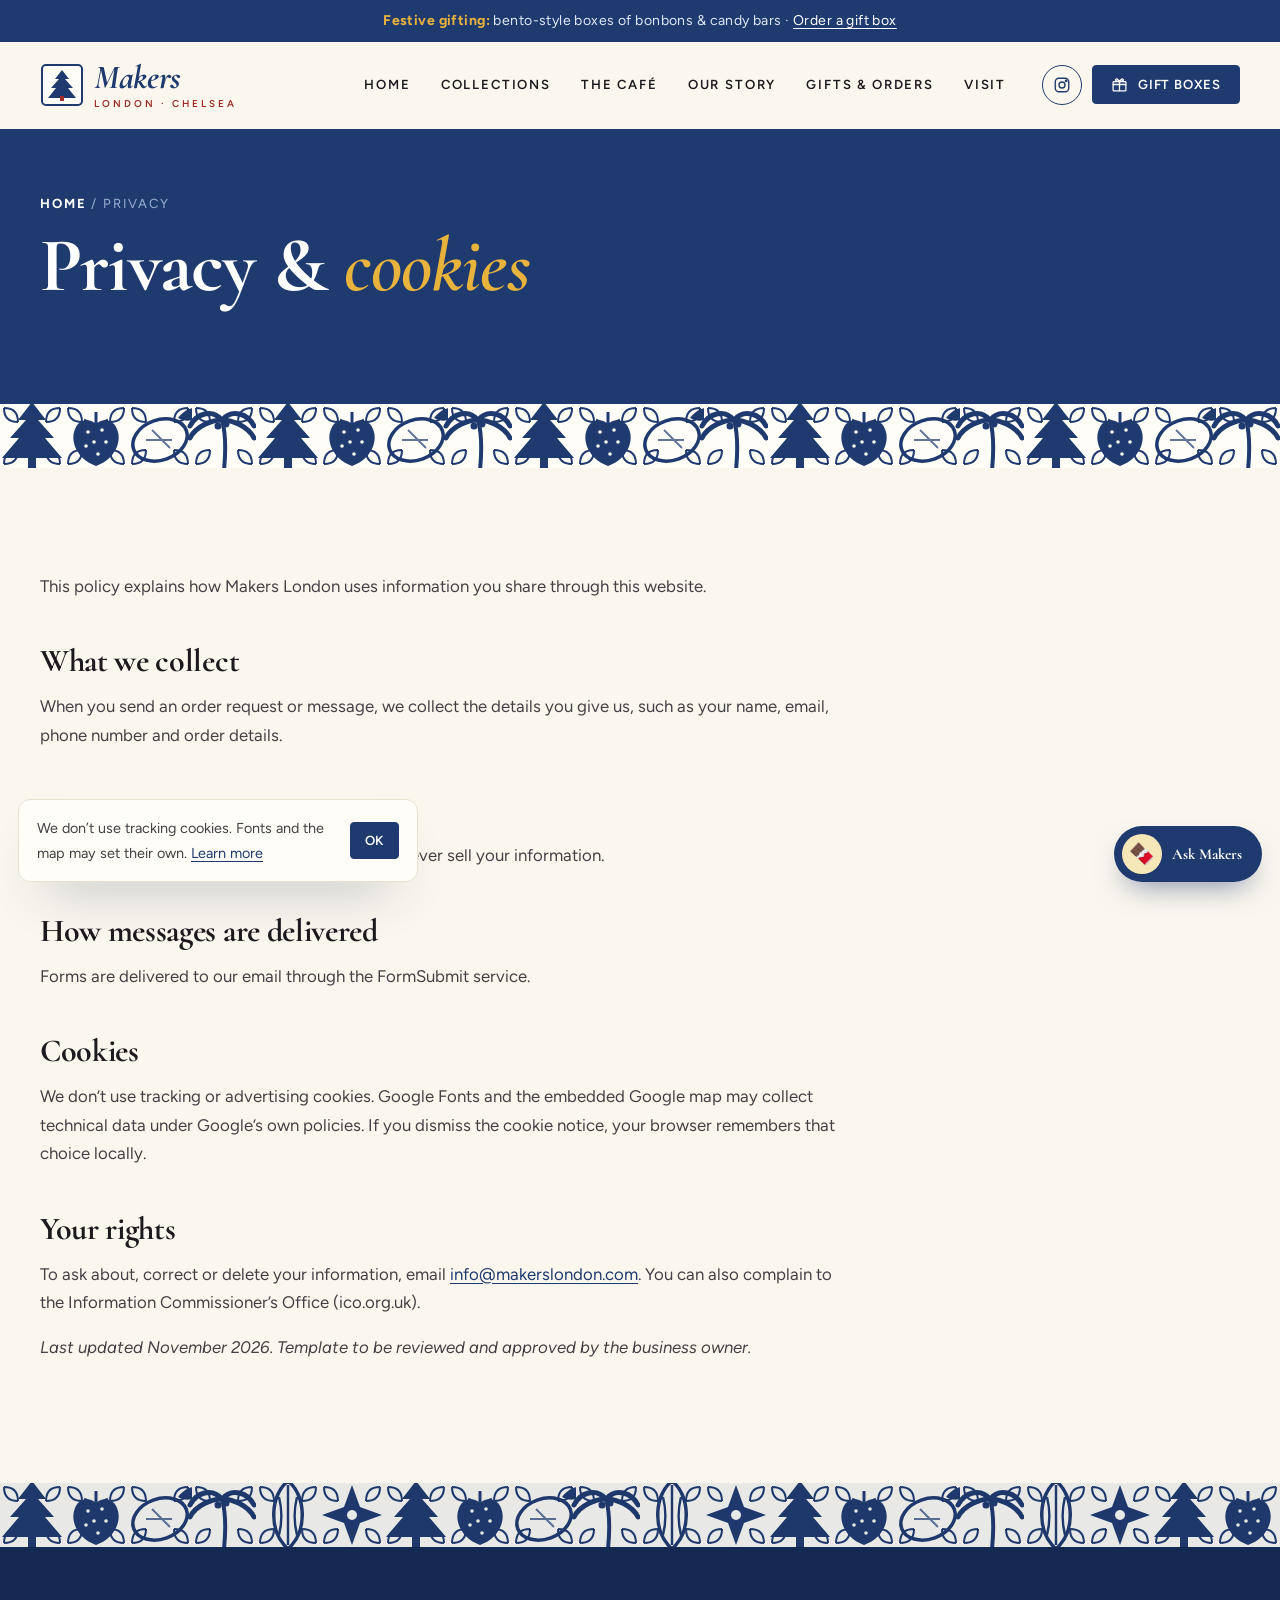
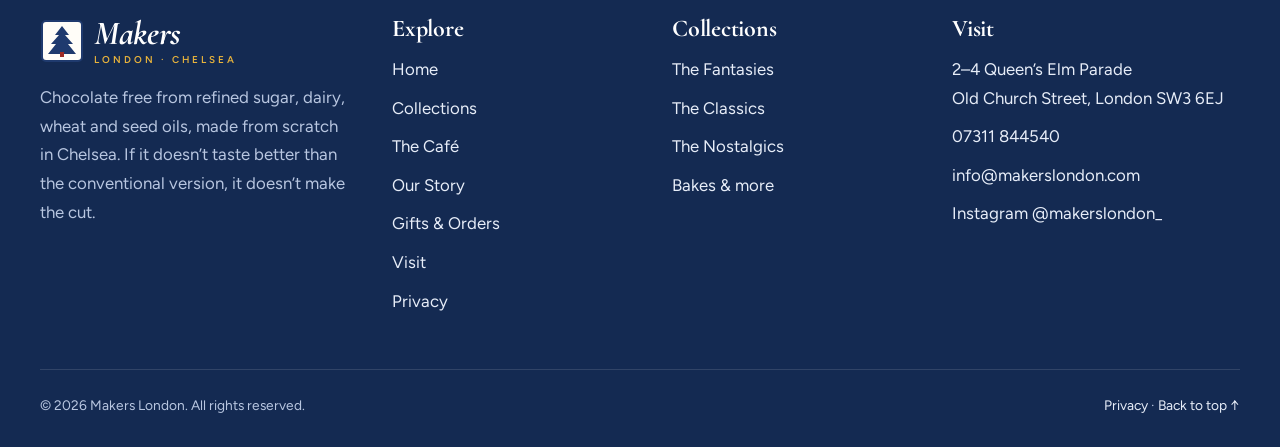
<file: makers-london-WEBSITE/privacy.html>
<!doctype html>
<html lang="en-GB" class="no-js">
<head>
<meta charset="utf-8">
<meta name="viewport" content="width=device-width, initial-scale=1, viewport-fit=cover">
<title>Privacy | Makers London</title>
<meta name="description" content="Privacy policy for Makers London.">
<link rel="canonical" href="https://www.makerslondon.com/privacy.html">
<meta name="theme-color" content="#1f3a6e">
<meta name="geo.region" content="GB-KEC"><meta name="geo.placename" content="Chelsea, London">
<meta property="og:type" content="website">
<meta property="og:site_name" content="Makers London">
<meta property="og:title" content="Privacy | Makers London">
<meta property="og:description" content="Privacy policy for Makers London.">
<meta property="og:url" content="https://www.makerslondon.com/privacy.html">
<meta property="og:image" content="https://www.makerslondon.com/og-image.jpg">
<meta property="og:locale" content="en_GB">
<meta name="twitter:card" content="summary_large_image">
<link rel="icon" href="favicon.png" type="image/png">
<link rel="apple-touch-icon" href="favicon.png">
<link rel="manifest" href="site.webmanifest">
<link rel="preconnect" href="https://fonts.googleapis.com">
<link rel="preconnect" href="https://fonts.gstatic.com" crossorigin>
<link href="https://fonts.googleapis.com/css2?family=Cormorant:ital,wght@0,600;0,700;1,600;1,700&family=Figtree:wght@400;500;600;700;800&display=swap" rel="stylesheet">
<link rel="stylesheet" href="styles.css">
<script type="application/ld+json">{"@context": "https://schema.org", "@type": ["ConfectioneryStore", "CafeOrCoffeeShop"], "name": "Makers", "alternateName": "Makers London", "url": "https://www.makerslondon.com", "telephone": "+447311844540", "email": "info@makerslondon.com", "image": "https://www.makerslondon.com/og-image.jpg", "sameAs": ["https://www.instagram.com/makerslondon_/"], "founder": {"@type": "Person", "name": "Noor Freiha"}, "address": {"@type": "PostalAddress", "streetAddress": "2-4 Queen’s Elm Parade, Old Church Street", "addressLocality": "London", "postalCode": "SW3 6EJ", "addressCountry": "GB"}, "description": "Chocolate shop and café in Chelsea, London: bonbons, candy bars, paleo bakes, hot chocolate and soft-serve, free from refined sugar, dairy, wheat and seed oils."}</script>
<script defer src="site-config.js"></script>
<script defer src="main.js"></script>
<script defer src="chatbot.js"></script>
</head>
<body>
<a class="skip" href="#main">Skip to content</a>
<div class="notice"><span data-xmas hidden><b>Festive gifting:</b> bento-style boxes of bonbons &amp; candy bars · <a href="order.html" style="color:#fff">Order a gift box</a></span><span data-not-xmas>Chocolate <b>without compromise</b> · Old Church Street, Chelsea</span></div>
<header class="hdr">
  <div class="wrap hdr-in">
    <a class="logo" href="index.html" aria-label="Makers London home"><svg class="mk" viewBox="0 0 44 44" aria-hidden="true"><rect x="2" y="2" width="40" height="40" rx="4" fill="#fffdf8" stroke="#1f3a6e" stroke-width="2"/><path d="M22 7l7 9h-4l8 9h-5l8 10H8l8-10h-5l8-9h-4z" fill="#1f3a6e"/><rect x="20" y="33" width="4" height="5" fill="#9e2b25"/></svg><span><b>Makers</b><small>London · Chelsea</small></span></a>
    <nav class="nav" id="nav" aria-label="Main"><ul><li><a href="index.html">Home</a></li><li><a href="collections.html">Collections</a></li><li><a href="cafe.html">The Café</a></li><li><a href="story.html">Our Story</a></li><li><a href="order.html">Gifts &amp; Orders</a></li><li><a href="contact.html">Visit</a></li>
      <li class="m-only"><a class="btn btn-block" href="order.html"><svg viewBox="0 0 24 24" fill="none" stroke="currentColor" stroke-width="1.8" stroke-linecap="round" stroke-linejoin="round" aria-hidden="true"><rect x="3" y="8" width="18" height="13" rx="1"/><path d="M3 12h18M12 8v13M12 8S9 3 7 4.5 8.5 8 12 8zM12 8s3-5 5-3.5S15.5 8 12 8z"/></svg> Order a gift box</a></li>
      <li class="m-only"><a class="btn btn-line btn-block" href="https://www.instagram.com/makerslondon_/" target="_blank" rel="noopener"><svg viewBox="0 0 24 24" fill="none" stroke="currentColor" stroke-width="1.8" stroke-linecap="round" stroke-linejoin="round" aria-hidden="true"><rect x="3" y="3" width="18" height="18" rx="5"/><circle cx="12" cy="12" r="4"/><circle cx="17.5" cy="6.5" r="1"/></svg> @makerslondon_</a></li></ul></nav>
    <div class="hdr-cta">
      <a class="soc" href="https://www.instagram.com/makerslondon_/" target="_blank" rel="noopener" aria-label="Makers on Instagram"><svg viewBox="0 0 24 24" fill="none" stroke="currentColor" stroke-width="1.8" stroke-linecap="round" stroke-linejoin="round" aria-hidden="true"><rect x="3" y="3" width="18" height="18" rx="5"/><circle cx="12" cy="12" r="4"/><circle cx="17.5" cy="6.5" r="1"/></svg></a>
      <a class="btn btn-sm" href="order.html"><svg viewBox="0 0 24 24" fill="none" stroke="currentColor" stroke-width="1.8" stroke-linecap="round" stroke-linejoin="round" aria-hidden="true"><rect x="3" y="8" width="18" height="13" rx="1"/><path d="M3 12h18M12 8v13M12 8S9 3 7 4.5 8.5 8 12 8zM12 8s3-5 5-3.5S15.5 8 12 8z"/></svg> Gift boxes</a>
      <button class="burger" aria-label="Open menu" aria-expanded="false" aria-controls="nav"><span></span><span></span><span></span></button>
    </div>
  </div>
</header>
<main id="main">
<section class="phero"><div class="wrap"><div class="load" style="padding:64px 0"><div class="crumbs"><a href="index.html">Home</a> / Privacy</div><h1>Privacy &amp; <em>cookies</em></h1></div></div></section><div class="tileband" aria-hidden="true" style="background-image:url(&quot;data:image/svg+xml,%3Csvg%20xmlns%3D%22http%3A//www.w3.org/2000/svg%22%20width%3D%22256%22%20height%3D%2264%22%20viewBox%3D%220%200%20256%2064%22%3E%3Cg%20transform%3D%22translate%280%200%29%22%3E%3Crect%20width%3D%2264%22%20height%3D%2264%22%20fill%3D%22%23fffdf8%22/%3E%3Cpath%20d%3D%22M4%204q14%200%2014%2014M4%204q0%2014%2014%2014%22%20fill%3D%22none%22%20stroke%3D%22%231f3a6e%22%20stroke-width%3D%222%22/%3E%3Cpath%20d%3D%22M60%204q-14%200%20-14%2014M60%204q0%2014%20-14%2014%22%20fill%3D%22none%22%20stroke%3D%22%231f3a6e%22%20stroke-width%3D%222%22/%3E%3Cpath%20d%3D%22M4%2060q14%200%2014%20-14M4%2060q0%20-14%2014%20-14%22%20fill%3D%22none%22%20stroke%3D%22%231f3a6e%22%20stroke-width%3D%222%22/%3E%3Cpath%20d%3D%22M60%2060q-14%200%20-14%20-14M60%2060q0%20-14%20-14%20-14%22%20fill%3D%22none%22%20stroke%3D%22%231f3a6e%22%20stroke-width%3D%222%22/%3E%3Cpath%20d%3D%22M32.0%20-2.0l14%2018h-8l16%2018h-9l17%2020H2.0l17-20h-9l16-18h-8z%22%20fill%3D%22%231f3a6e%22/%3E%3Crect%20x%3D%2228.0%22%20y%3D%2254.0%22%20width%3D%228%22%20height%3D%2212%22%20fill%3D%22%231f3a6e%22/%3E%3C/g%3E%3Cg%20transform%3D%22translate%2864%200%29%22%3E%3Crect%20width%3D%2264%22%20height%3D%2264%22%20fill%3D%22%23fffdf8%22/%3E%3Cpath%20d%3D%22M4%204q14%200%2014%2014M4%204q0%2014%2014%2014%22%20fill%3D%22none%22%20stroke%3D%22%231f3a6e%22%20stroke-width%3D%222%22/%3E%3Cpath%20d%3D%22M60%204q-14%200%20-14%2014M60%204q0%2014%20-14%2014%22%20fill%3D%22none%22%20stroke%3D%22%231f3a6e%22%20stroke-width%3D%222%22/%3E%3Cpath%20d%3D%22M4%2060q14%200%2014%20-14M4%2060q0%20-14%2014%20-14%22%20fill%3D%22none%22%20stroke%3D%22%231f3a6e%22%20stroke-width%3D%222%22/%3E%3Cpath%20d%3D%22M60%2060q-14%200%20-14%20-14M60%2060q0%20-14%20-14%20-14%22%20fill%3D%22none%22%20stroke%3D%22%231f3a6e%22%20stroke-width%3D%222%22/%3E%3Cpath%20d%3D%22M32.0%2062.0c-22-8-28-30-18-42%206-6%2014-4%2018%200%204-4%2012-6%2018%200%2010%2012%204%2034-18%2042z%22%20fill%3D%22%231f3a6e%22/%3E%3Ccircle%20cx%3D%2224.0%22%20cy%3D%2228.0%22%20r%3D%221.8%22%20fill%3D%22%23fffdf8%22/%3E%3Ccircle%20cx%3D%2238.0%22%20cy%3D%2226.0%22%20r%3D%221.8%22%20fill%3D%22%23fffdf8%22/%3E%3Ccircle%20cx%3D%2230.0%22%20cy%3D%2238.0%22%20r%3D%221.8%22%20fill%3D%22%23fffdf8%22/%3E%3Ccircle%20cx%3D%2242.0%22%20cy%3D%2238.0%22%20r%3D%221.8%22%20fill%3D%22%23fffdf8%22/%3E%3Ccircle%20cx%3D%2222.0%22%20cy%3D%2242.0%22%20r%3D%221.8%22%20fill%3D%22%23fffdf8%22/%3E%3Ccircle%20cx%3D%2234.0%22%20cy%3D%2250.0%22%20r%3D%221.8%22%20fill%3D%22%23fffdf8%22/%3E%3Cpath%20d%3D%22M20.0%2016.0l12%206%2012-6M32.0%2022.0v-14%22%20stroke%3D%22%231f3a6e%22%20stroke-width%3D%223%22%20fill%3D%22none%22/%3E%3C/g%3E%3Cg%20transform%3D%22translate%28128%200%29%22%3E%3Crect%20width%3D%2264%22%20height%3D%2264%22%20fill%3D%22%23fffdf8%22/%3E%3Cpath%20d%3D%22M4%204q14%200%2014%2014M4%204q0%2014%2014%2014%22%20fill%3D%22none%22%20stroke%3D%22%231f3a6e%22%20stroke-width%3D%222%22/%3E%3Cpath%20d%3D%22M60%204q-14%200%20-14%2014M60%204q0%2014%20-14%2014%22%20fill%3D%22none%22%20stroke%3D%22%231f3a6e%22%20stroke-width%3D%222%22/%3E%3Cpath%20d%3D%22M4%2060q14%200%2014%20-14M4%2060q0%20-14%2014%20-14%22%20fill%3D%22none%22%20stroke%3D%22%231f3a6e%22%20stroke-width%3D%222%22/%3E%3Cpath%20d%3D%22M60%2060q-14%200%20-14%20-14M60%2060q0%20-14%20-14%20-14%22%20fill%3D%22none%22%20stroke%3D%22%231f3a6e%22%20stroke-width%3D%222%22/%3E%3Cellipse%20cx%3D%2232.0%22%20cy%3D%2236.0%22%20rx%3D%2228%22%20ry%3D%2220%22%20fill%3D%22none%22%20stroke%3D%22%231f3a6e%22%20stroke-width%3D%223.5%22%20transform%3D%22rotate%28-20%2032.0%2036.0%29%22/%3E%3Cpath%20d%3D%22M18.0%2036.0h26M24.0%2026.0l18%2018%22%20stroke%3D%22%231f3a6e%22%20stroke-width%3D%222%22%20opacity%3D%22.7%22/%3E%3Cpath%20d%3D%22M50.0%2014.0c10-14%2024-10%2024-10-4%2012-14%2016-24%2010z%22%20fill%3D%22%231f3a6e%22/%3E%3C/g%3E%3Cg%20transform%3D%22translate%28192%200%29%22%3E%3Crect%20width%3D%2264%22%20height%3D%2264%22%20fill%3D%22%23fffdf8%22/%3E%3Cpath%20d%3D%22M4%204q14%200%2014%2014M4%204q0%2014%2014%2014%22%20fill%3D%22none%22%20stroke%3D%22%231f3a6e%22%20stroke-width%3D%222%22/%3E%3Cpath%20d%3D%22M60%204q-14%200%20-14%2014M60%204q0%2014%20-14%2014%22%20fill%3D%22none%22%20stroke%3D%22%231f3a6e%22%20stroke-width%3D%222%22/%3E%3Cpath%20d%3D%22M4%2060q14%200%2014%20-14M4%2060q0%20-14%2014%20-14%22%20fill%3D%22none%22%20stroke%3D%22%231f3a6e%22%20stroke-width%3D%222%22/%3E%3Cpath%20d%3D%22M60%2060q-14%200%20-14%20-14M60%2060q0%20-14%20-14%20-14%22%20fill%3D%22none%22%20stroke%3D%22%231f3a6e%22%20stroke-width%3D%222%22/%3E%3Cpath%20d%3D%22M32.0%2066.0c2-20%202-36-2-50%22%20stroke%3D%22%231f3a6e%22%20stroke-width%3D%224%22%20fill%3D%22none%22/%3E%3Cpath%20d%3D%22M30.0%2016.0c10%20-12%2026%20-6%2032%206%22%20stroke%3D%22%231f3a6e%22%20stroke-width%3D%225%22%20fill%3D%22none%22%20stroke-linecap%3D%22round%22/%3E%3Cpath%20d%3D%22M30.0%2016.0c-10%20-12%20-26%20-6%20-32%206%22%20stroke%3D%22%231f3a6e%22%20stroke-width%3D%225%22%20fill%3D%22none%22%20stroke-linecap%3D%22round%22/%3E%3Cpath%20d%3D%22M30.0%2016.0c10%200%2026%206%2032%2018%22%20stroke%3D%22%231f3a6e%22%20stroke-width%3D%225%22%20fill%3D%22none%22%20stroke-linecap%3D%22round%22/%3E%3Cpath%20d%3D%22M30.0%2016.0c-10%200%20-26%206%20-32%2018%22%20stroke%3D%22%231f3a6e%22%20stroke-width%3D%225%22%20fill%3D%22none%22%20stroke-linecap%3D%22round%22/%3E%3Ccircle%20cx%3D%2234.0%22%20cy%3D%2220.0%22%20r%3D%223.5%22%20fill%3D%22%231f3a6e%22/%3E%3Ccircle%20cx%3D%2226.0%22%20cy%3D%2222.0%22%20r%3D%223.5%22%20fill%3D%22%231f3a6e%22/%3E%3C/g%3E%3C/svg%3E&quot;);background-size:256px 64px"></div>
<section class="sec"><div class="wrap"><div class="legal">
<p>This policy explains how Makers London uses information you share through this website.</p>
<h2>What we collect</h2><p>When you send an order request or message, we collect the details you give us, such as your name, email, phone number and order details.</p>
<h2>How we use it</h2><p>Only to reply to you and arrange your order. We never sell your information.</p>
<h2>How messages are delivered</h2><p>Forms are delivered to our email through the FormSubmit service.</p>
<h2>Cookies</h2><p>We don’t use tracking or advertising cookies. Google Fonts and the embedded Google map may collect technical data under Google’s own policies. If you dismiss the cookie notice, your browser remembers that choice locally.</p>
<h2>Your rights</h2><p>To ask about, correct or delete your information, email <a href="mailto:info@makerslondon.com">info@makerslondon.com</a>. You can also complain to the Information Commissioner’s Office (ico.org.uk).</p>
<p><em>Last updated November 2026. Template to be reviewed and approved by the business owner.</em></p>
</div></div></section>
</main>
<footer class="foot">
  <div class="tileband" aria-hidden="true" style="background-image:url(&quot;data:image/svg+xml,%3Csvg%20xmlns%3D%22http%3A//www.w3.org/2000/svg%22%20width%3D%22384%22%20height%3D%2264%22%20viewBox%3D%220%200%20384%2064%22%3E%3Cg%20transform%3D%22translate%280%200%29%22%3E%3Crect%20width%3D%2264%22%20height%3D%2264%22%20fill%3D%22%23fffdf8%22/%3E%3Cpath%20d%3D%22M4%204q14%200%2014%2014M4%204q0%2014%2014%2014%22%20fill%3D%22none%22%20stroke%3D%22%231f3a6e%22%20stroke-width%3D%222%22/%3E%3Cpath%20d%3D%22M60%204q-14%200%20-14%2014M60%204q0%2014%20-14%2014%22%20fill%3D%22none%22%20stroke%3D%22%231f3a6e%22%20stroke-width%3D%222%22/%3E%3Cpath%20d%3D%22M4%2060q14%200%2014%20-14M4%2060q0%20-14%2014%20-14%22%20fill%3D%22none%22%20stroke%3D%22%231f3a6e%22%20stroke-width%3D%222%22/%3E%3Cpath%20d%3D%22M60%2060q-14%200%20-14%20-14M60%2060q0%20-14%20-14%20-14%22%20fill%3D%22none%22%20stroke%3D%22%231f3a6e%22%20stroke-width%3D%222%22/%3E%3Cpath%20d%3D%22M32.0%20-2.0l14%2018h-8l16%2018h-9l17%2020H2.0l17-20h-9l16-18h-8z%22%20fill%3D%22%231f3a6e%22/%3E%3Crect%20x%3D%2228.0%22%20y%3D%2254.0%22%20width%3D%228%22%20height%3D%2212%22%20fill%3D%22%231f3a6e%22/%3E%3C/g%3E%3Cg%20transform%3D%22translate%2864%200%29%22%3E%3Crect%20width%3D%2264%22%20height%3D%2264%22%20fill%3D%22%23fffdf8%22/%3E%3Cpath%20d%3D%22M4%204q14%200%2014%2014M4%204q0%2014%2014%2014%22%20fill%3D%22none%22%20stroke%3D%22%231f3a6e%22%20stroke-width%3D%222%22/%3E%3Cpath%20d%3D%22M60%204q-14%200%20-14%2014M60%204q0%2014%20-14%2014%22%20fill%3D%22none%22%20stroke%3D%22%231f3a6e%22%20stroke-width%3D%222%22/%3E%3Cpath%20d%3D%22M4%2060q14%200%2014%20-14M4%2060q0%20-14%2014%20-14%22%20fill%3D%22none%22%20stroke%3D%22%231f3a6e%22%20stroke-width%3D%222%22/%3E%3Cpath%20d%3D%22M60%2060q-14%200%20-14%20-14M60%2060q0%20-14%20-14%20-14%22%20fill%3D%22none%22%20stroke%3D%22%231f3a6e%22%20stroke-width%3D%222%22/%3E%3Cpath%20d%3D%22M32.0%2062.0c-22-8-28-30-18-42%206-6%2014-4%2018%200%204-4%2012-6%2018%200%2010%2012%204%2034-18%2042z%22%20fill%3D%22%231f3a6e%22/%3E%3Ccircle%20cx%3D%2224.0%22%20cy%3D%2228.0%22%20r%3D%221.8%22%20fill%3D%22%23fffdf8%22/%3E%3Ccircle%20cx%3D%2238.0%22%20cy%3D%2226.0%22%20r%3D%221.8%22%20fill%3D%22%23fffdf8%22/%3E%3Ccircle%20cx%3D%2230.0%22%20cy%3D%2238.0%22%20r%3D%221.8%22%20fill%3D%22%23fffdf8%22/%3E%3Ccircle%20cx%3D%2242.0%22%20cy%3D%2238.0%22%20r%3D%221.8%22%20fill%3D%22%23fffdf8%22/%3E%3Ccircle%20cx%3D%2222.0%22%20cy%3D%2242.0%22%20r%3D%221.8%22%20fill%3D%22%23fffdf8%22/%3E%3Ccircle%20cx%3D%2234.0%22%20cy%3D%2250.0%22%20r%3D%221.8%22%20fill%3D%22%23fffdf8%22/%3E%3Cpath%20d%3D%22M20.0%2016.0l12%206%2012-6M32.0%2022.0v-14%22%20stroke%3D%22%231f3a6e%22%20stroke-width%3D%223%22%20fill%3D%22none%22/%3E%3C/g%3E%3Cg%20transform%3D%22translate%28128%200%29%22%3E%3Crect%20width%3D%2264%22%20height%3D%2264%22%20fill%3D%22%23fffdf8%22/%3E%3Cpath%20d%3D%22M4%204q14%200%2014%2014M4%204q0%2014%2014%2014%22%20fill%3D%22none%22%20stroke%3D%22%231f3a6e%22%20stroke-width%3D%222%22/%3E%3Cpath%20d%3D%22M60%204q-14%200%20-14%2014M60%204q0%2014%20-14%2014%22%20fill%3D%22none%22%20stroke%3D%22%231f3a6e%22%20stroke-width%3D%222%22/%3E%3Cpath%20d%3D%22M4%2060q14%200%2014%20-14M4%2060q0%20-14%2014%20-14%22%20fill%3D%22none%22%20stroke%3D%22%231f3a6e%22%20stroke-width%3D%222%22/%3E%3Cpath%20d%3D%22M60%2060q-14%200%20-14%20-14M60%2060q0%20-14%20-14%20-14%22%20fill%3D%22none%22%20stroke%3D%22%231f3a6e%22%20stroke-width%3D%222%22/%3E%3Cellipse%20cx%3D%2232.0%22%20cy%3D%2236.0%22%20rx%3D%2228%22%20ry%3D%2220%22%20fill%3D%22none%22%20stroke%3D%22%231f3a6e%22%20stroke-width%3D%223.5%22%20transform%3D%22rotate%28-20%2032.0%2036.0%29%22/%3E%3Cpath%20d%3D%22M18.0%2036.0h26M24.0%2026.0l18%2018%22%20stroke%3D%22%231f3a6e%22%20stroke-width%3D%222%22%20opacity%3D%22.7%22/%3E%3Cpath%20d%3D%22M50.0%2014.0c10-14%2024-10%2024-10-4%2012-14%2016-24%2010z%22%20fill%3D%22%231f3a6e%22/%3E%3C/g%3E%3Cg%20transform%3D%22translate%28192%200%29%22%3E%3Crect%20width%3D%2264%22%20height%3D%2264%22%20fill%3D%22%23fffdf8%22/%3E%3Cpath%20d%3D%22M4%204q14%200%2014%2014M4%204q0%2014%2014%2014%22%20fill%3D%22none%22%20stroke%3D%22%231f3a6e%22%20stroke-width%3D%222%22/%3E%3Cpath%20d%3D%22M60%204q-14%200%20-14%2014M60%204q0%2014%20-14%2014%22%20fill%3D%22none%22%20stroke%3D%22%231f3a6e%22%20stroke-width%3D%222%22/%3E%3Cpath%20d%3D%22M4%2060q14%200%2014%20-14M4%2060q0%20-14%2014%20-14%22%20fill%3D%22none%22%20stroke%3D%22%231f3a6e%22%20stroke-width%3D%222%22/%3E%3Cpath%20d%3D%22M60%2060q-14%200%20-14%20-14M60%2060q0%20-14%20-14%20-14%22%20fill%3D%22none%22%20stroke%3D%22%231f3a6e%22%20stroke-width%3D%222%22/%3E%3Cpath%20d%3D%22M32.0%2066.0c2-20%202-36-2-50%22%20stroke%3D%22%231f3a6e%22%20stroke-width%3D%224%22%20fill%3D%22none%22/%3E%3Cpath%20d%3D%22M30.0%2016.0c10%20-12%2026%20-6%2032%206%22%20stroke%3D%22%231f3a6e%22%20stroke-width%3D%225%22%20fill%3D%22none%22%20stroke-linecap%3D%22round%22/%3E%3Cpath%20d%3D%22M30.0%2016.0c-10%20-12%20-26%20-6%20-32%206%22%20stroke%3D%22%231f3a6e%22%20stroke-width%3D%225%22%20fill%3D%22none%22%20stroke-linecap%3D%22round%22/%3E%3Cpath%20d%3D%22M30.0%2016.0c10%200%2026%206%2032%2018%22%20stroke%3D%22%231f3a6e%22%20stroke-width%3D%225%22%20fill%3D%22none%22%20stroke-linecap%3D%22round%22/%3E%3Cpath%20d%3D%22M30.0%2016.0c-10%200%20-26%206%20-32%2018%22%20stroke%3D%22%231f3a6e%22%20stroke-width%3D%225%22%20fill%3D%22none%22%20stroke-linecap%3D%22round%22/%3E%3Ccircle%20cx%3D%2234.0%22%20cy%3D%2220.0%22%20r%3D%223.5%22%20fill%3D%22%231f3a6e%22/%3E%3Ccircle%20cx%3D%2226.0%22%20cy%3D%2222.0%22%20r%3D%223.5%22%20fill%3D%22%231f3a6e%22/%3E%3C/g%3E%3Cg%20transform%3D%22translate%28256%200%29%22%3E%3Crect%20width%3D%2264%22%20height%3D%2264%22%20fill%3D%22%23fffdf8%22/%3E%3Cpath%20d%3D%22M4%204q14%200%2014%2014M4%204q0%2014%2014%2014%22%20fill%3D%22none%22%20stroke%3D%22%231f3a6e%22%20stroke-width%3D%222%22/%3E%3Cpath%20d%3D%22M60%204q-14%200%20-14%2014M60%204q0%2014%20-14%2014%22%20fill%3D%22none%22%20stroke%3D%22%231f3a6e%22%20stroke-width%3D%222%22/%3E%3Cpath%20d%3D%22M4%2060q14%200%2014%20-14M4%2060q0%20-14%2014%20-14%22%20fill%3D%22none%22%20stroke%3D%22%231f3a6e%22%20stroke-width%3D%222%22/%3E%3Cpath%20d%3D%22M60%2060q-14%200%20-14%20-14M60%2060q0%20-14%20-14%20-14%22%20fill%3D%22none%22%20stroke%3D%22%231f3a6e%22%20stroke-width%3D%222%22/%3E%3Cpath%20d%3D%22M32.0%20-2.0c18%2014%2020%2050%200%2068-20-18-18-54%200-68z%22%20fill%3D%22none%22%20stroke%3D%22%231f3a6e%22%20stroke-width%3D%223.5%22/%3E%3Cpath%20d%3D%22M32.0%202.0v60M23.0%2014.0c3%2012%203%2026%200%2038M41.0%2014.0c-3%2012-3%2026%200%2038%22%20stroke%3D%22%231f3a6e%22%20stroke-width%3D%222.4%22%20fill%3D%22none%22/%3E%3C/g%3E%3Cg%20transform%3D%22translate%28320%200%29%22%3E%3Crect%20width%3D%2264%22%20height%3D%2264%22%20fill%3D%22%23fffdf8%22/%3E%3Cpath%20d%3D%22M4%204q14%200%2014%2014M4%204q0%2014%2014%2014%22%20fill%3D%22none%22%20stroke%3D%22%231f3a6e%22%20stroke-width%3D%222%22/%3E%3Cpath%20d%3D%22M60%204q-14%200%20-14%2014M60%204q0%2014%20-14%2014%22%20fill%3D%22none%22%20stroke%3D%22%231f3a6e%22%20stroke-width%3D%222%22/%3E%3Cpath%20d%3D%22M4%2060q14%200%2014%20-14M4%2060q0%20-14%2014%20-14%22%20fill%3D%22none%22%20stroke%3D%22%231f3a6e%22%20stroke-width%3D%222%22/%3E%3Cpath%20d%3D%22M60%2060q-14%200%20-14%20-14M60%2060q0%20-14%20-14%20-14%22%20fill%3D%22none%22%20stroke%3D%22%231f3a6e%22%20stroke-width%3D%222%22/%3E%3Cpath%20d%3D%22M32.0%202.0l8%2022%2022%208-22%208-8%2022-8-22-22-8%2022-8z%22%20fill%3D%22%231f3a6e%22/%3E%3Ccircle%20cx%3D%2232.0%22%20cy%3D%2232.0%22%20r%3D%225%22%20fill%3D%22%23fffdf8%22/%3E%3C/g%3E%3C/svg%3E&quot;);background-size:384px 64px"></div>
  <div class="wrap foot-grid">
    <div><a class="logo" href="index.html" aria-label="Makers London home"><svg class="mk" viewBox="0 0 44 44" aria-hidden="true"><rect x="2" y="2" width="40" height="40" rx="4" fill="#fffdf8" stroke="#1f3a6e" stroke-width="2"/><path d="M22 7l7 9h-4l8 9h-5l8 10H8l8-10h-5l8-9h-4z" fill="#1f3a6e"/><rect x="20" y="33" width="4" height="5" fill="#9e2b25"/></svg><span><b>Makers</b><small>London · Chelsea</small></span></a>
      <p>Chocolate free from refined sugar, dairy, wheat and seed oils, made from scratch in Chelsea. If it doesn’t taste better than the conventional version, it doesn’t make the cut.</p></div>
    <div><h4>Explore</h4><ul><li><a href="index.html">Home</a></li><li><a href="collections.html">Collections</a></li><li><a href="cafe.html">The Café</a></li><li><a href="story.html">Our Story</a></li><li><a href="order.html">Gifts &amp; Orders</a></li><li><a href="contact.html">Visit</a></li><li><a href="privacy.html">Privacy</a></li></ul></div>
    <div><h4>Collections</h4><ul><li><a href="collections.html?tab=fantasies">The Fantasies</a></li><li><a href="collections.html?tab=classics">The Classics</a></li><li><a href="collections.html?tab=nostalgics">The Nostalgics</a></li><li><a href="collections.html?tab=more">Bakes &amp; more</a></li></ul></div>
    <div><h4>Visit</h4><ul>
      <li><a href="https://www.google.com/maps/search/?api=1&amp;query=Makers,+2-4+Queen%27s+Elm+Parade,+Old+Church+Street,+London+SW3+6EJ" target="_blank" rel="noopener">2–4 Queen’s Elm Parade<br>Old Church Street, London SW3 6EJ</a></li>
      <li><a href="tel:+447311844540">07311 844540</a></li>
      <li><a href="mailto:info@makerslondon.com">info@makerslondon.com</a></li>
      <li><a href="https://www.instagram.com/makerslondon_/" target="_blank" rel="noopener">Instagram @makerslondon_</a></li></ul></div>
  </div>
  <div class="wrap foot-bottom"><span>© <span data-year>2026</span> Makers London. All rights reserved.</span><span><a href="privacy.html">Privacy</a> · <a href="#main">Back to top ↑</a></span></div>
</footer>
<div class="mbar"><a class="btn btn-line" href="contact.html#visit"><svg viewBox="0 0 24 24" fill="none" stroke="currentColor" stroke-width="1.8" stroke-linecap="round" stroke-linejoin="round" aria-hidden="true"><path d="M12 22s7-6.1 7-12a7 7 0 0 0-14 0c0 5.9 7 12 7 12z"/><circle cx="12" cy="10" r="2.5"/></svg> Visit</a><a class="btn" href="order.html"><svg viewBox="0 0 24 24" fill="none" stroke="currentColor" stroke-width="1.8" stroke-linecap="round" stroke-linejoin="round" aria-hidden="true"><rect x="3" y="8" width="18" height="13" rx="1"/><path d="M3 12h18M12 8v13M12 8S9 3 7 4.5 8.5 8 12 8zM12 8s3-5 5-3.5S15.5 8 12 8z"/></svg> Gift box</a></div>
<div class="cookie" hidden><p>We don’t use tracking cookies. Fonts and the map may set their own. <a href="privacy.html">Learn more</a></p><button class="btn btn-sm" type="button">OK</button></div>
</body>
</html>
</file>
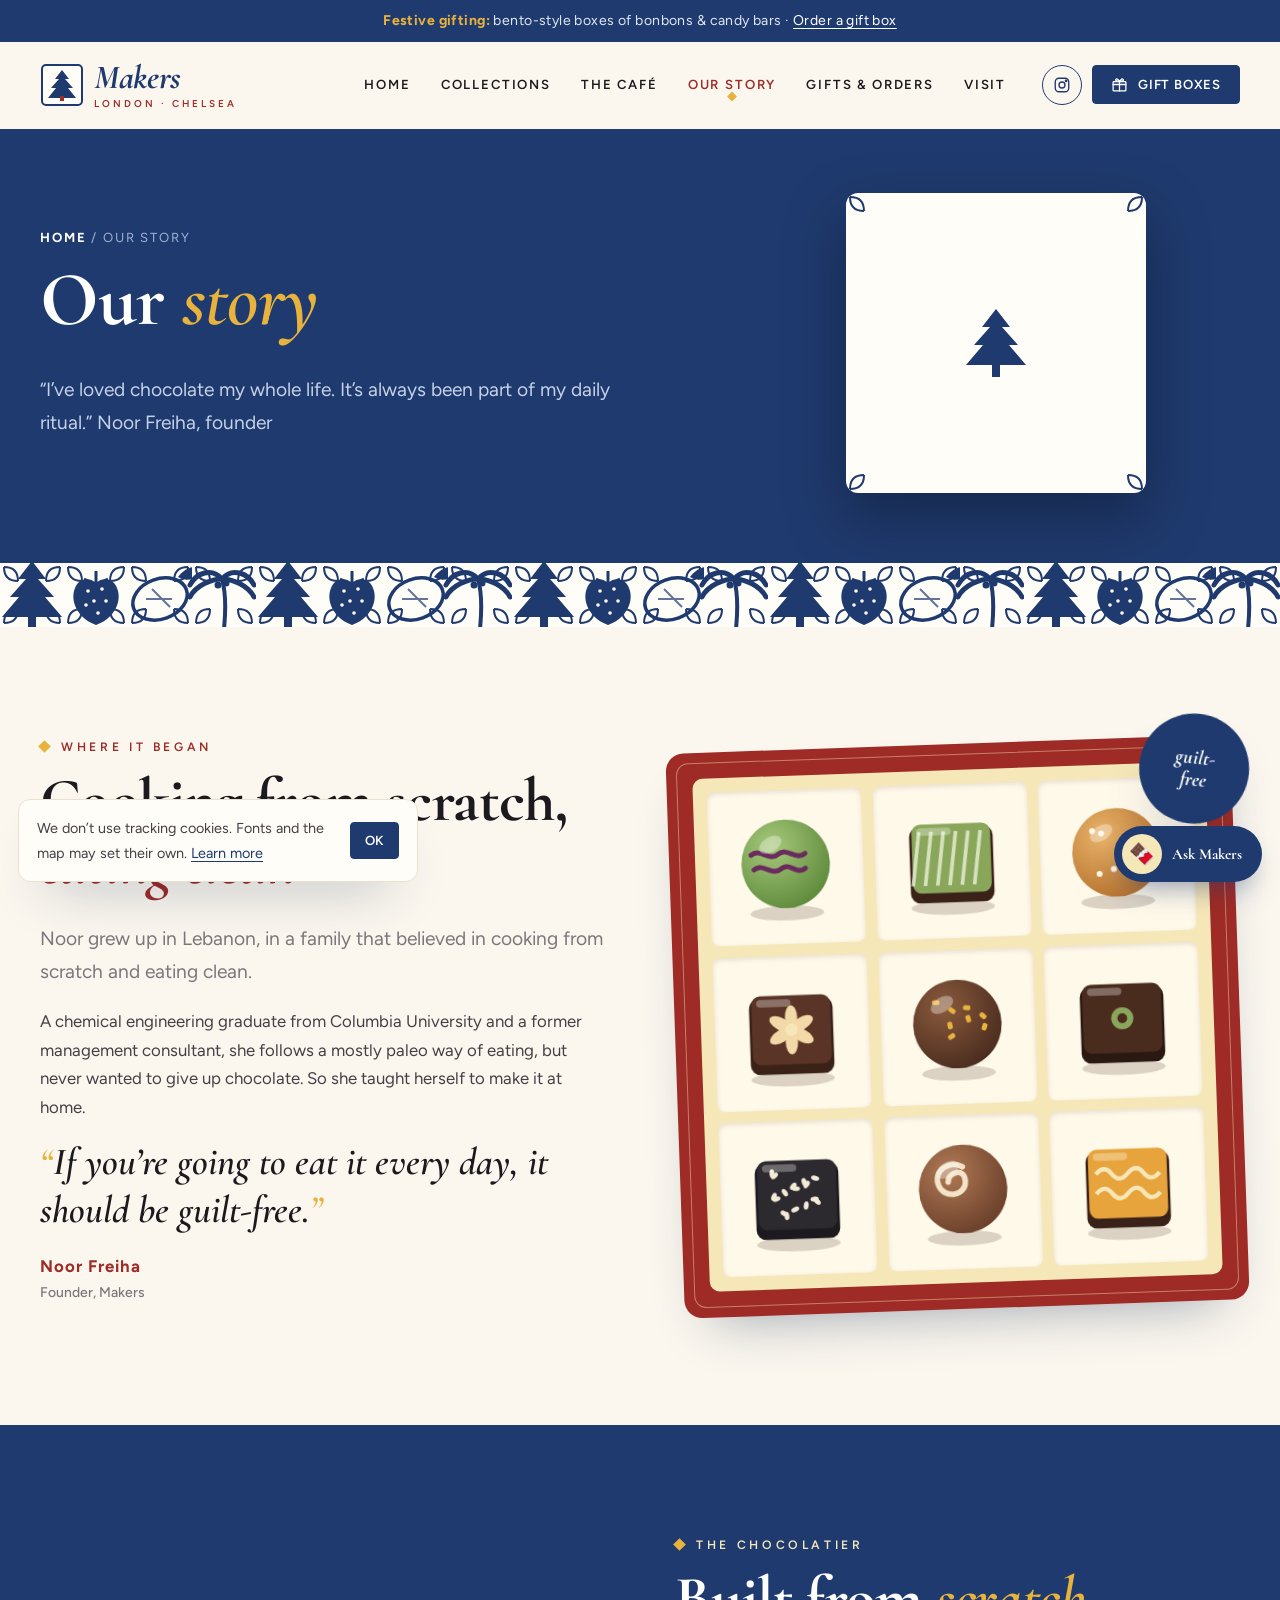
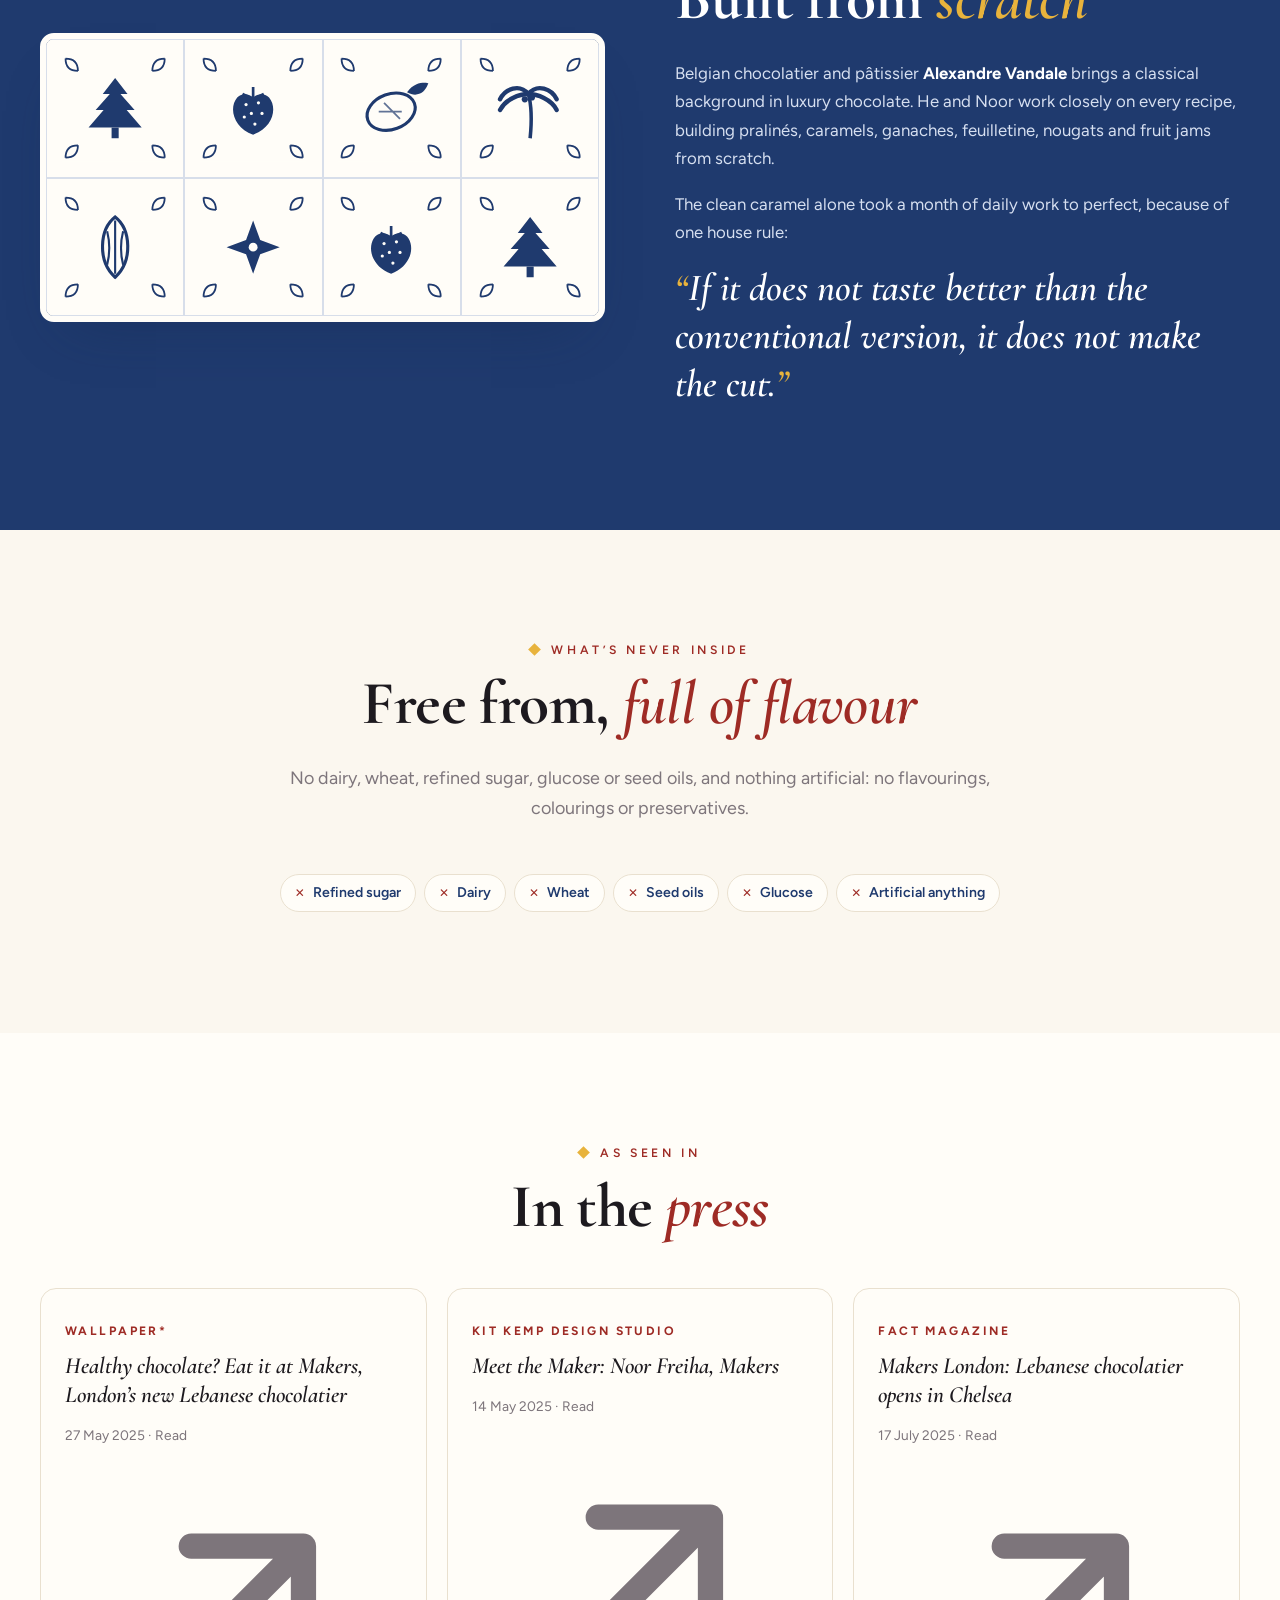
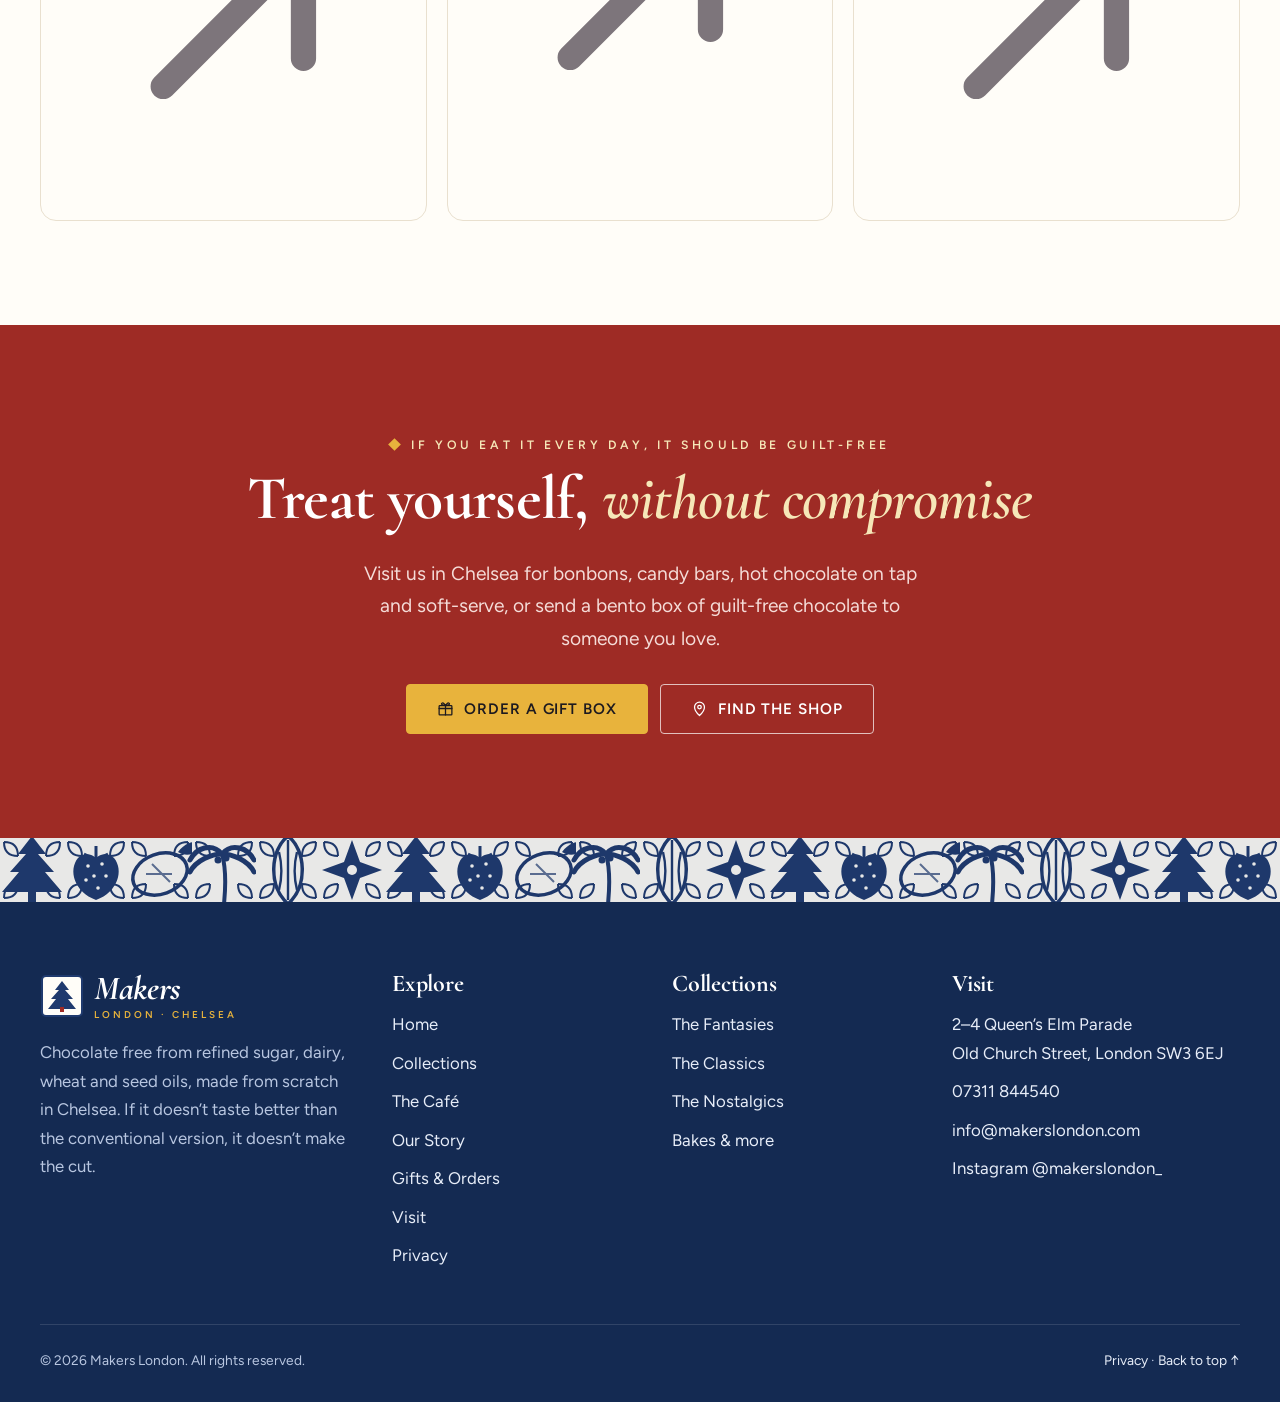
<file: makers-london-WEBSITE/story.html>
<!doctype html>
<html lang="en-GB" class="no-js">
<head>
<meta charset="utf-8">
<meta name="viewport" content="width=device-width, initial-scale=1, viewport-fit=cover">
<title>Our Story | Noor Freiha &amp; Makers London</title>
<meta name="description" content="Makers was founded by Noor Freiha, a Lebanese-born Columbia chemical engineering graduate who taught herself to make chocolate, with Belgian chocolatier Alexandre Vandale.">
<link rel="canonical" href="https://www.makerslondon.com/story.html">
<meta name="theme-color" content="#1f3a6e">
<meta name="geo.region" content="GB-KEC"><meta name="geo.placename" content="Chelsea, London">
<meta property="og:type" content="website">
<meta property="og:site_name" content="Makers London">
<meta property="og:title" content="Our Story | Noor Freiha &amp; Makers London">
<meta property="og:description" content="Makers was founded by Noor Freiha, a Lebanese-born Columbia chemical engineering graduate who taught herself to make chocolate, with Belgian chocolatier Alexandre Vandale.">
<meta property="og:url" content="https://www.makerslondon.com/story.html">
<meta property="og:image" content="https://www.makerslondon.com/og-image.jpg">
<meta property="og:locale" content="en_GB">
<meta name="twitter:card" content="summary_large_image">
<link rel="icon" href="favicon.png" type="image/png">
<link rel="apple-touch-icon" href="favicon.png">
<link rel="manifest" href="site.webmanifest">
<link rel="preconnect" href="https://fonts.googleapis.com">
<link rel="preconnect" href="https://fonts.gstatic.com" crossorigin>
<link href="https://fonts.googleapis.com/css2?family=Cormorant:ital,wght@0,600;0,700;1,600;1,700&family=Figtree:wght@400;500;600;700;800&display=swap" rel="stylesheet">
<link rel="stylesheet" href="styles.css">
<script type="application/ld+json">{"@context": "https://schema.org", "@type": ["ConfectioneryStore", "CafeOrCoffeeShop"], "name": "Makers", "alternateName": "Makers London", "url": "https://www.makerslondon.com", "telephone": "+447311844540", "email": "info@makerslondon.com", "image": "https://www.makerslondon.com/og-image.jpg", "sameAs": ["https://www.instagram.com/makerslondon_/"], "founder": {"@type": "Person", "name": "Noor Freiha"}, "address": {"@type": "PostalAddress", "streetAddress": "2-4 Queen’s Elm Parade, Old Church Street", "addressLocality": "London", "postalCode": "SW3 6EJ", "addressCountry": "GB"}, "description": "Chocolate shop and café in Chelsea, London: bonbons, candy bars, paleo bakes, hot chocolate and soft-serve, free from refined sugar, dairy, wheat and seed oils."}</script>
<script defer src="site-config.js"></script>
<script defer src="main.js"></script>
<script defer src="chatbot.js"></script>
</head>
<body>
<a class="skip" href="#main">Skip to content</a>
<div class="notice"><span data-xmas hidden><b>Festive gifting:</b> bento-style boxes of bonbons &amp; candy bars · <a href="order.html" style="color:#fff">Order a gift box</a></span><span data-not-xmas>Chocolate <b>without compromise</b> · Old Church Street, Chelsea</span></div>
<header class="hdr">
  <div class="wrap hdr-in">
    <a class="logo" href="index.html" aria-label="Makers London home"><svg class="mk" viewBox="0 0 44 44" aria-hidden="true"><rect x="2" y="2" width="40" height="40" rx="4" fill="#fffdf8" stroke="#1f3a6e" stroke-width="2"/><path d="M22 7l7 9h-4l8 9h-5l8 10H8l8-10h-5l8-9h-4z" fill="#1f3a6e"/><rect x="20" y="33" width="4" height="5" fill="#9e2b25"/></svg><span><b>Makers</b><small>London · Chelsea</small></span></a>
    <nav class="nav" id="nav" aria-label="Main"><ul><li><a href="index.html">Home</a></li><li><a href="collections.html">Collections</a></li><li><a href="cafe.html">The Café</a></li><li><a href="story.html" aria-current="page">Our Story</a></li><li><a href="order.html">Gifts &amp; Orders</a></li><li><a href="contact.html">Visit</a></li>
      <li class="m-only"><a class="btn btn-block" href="order.html"><svg viewBox="0 0 24 24" fill="none" stroke="currentColor" stroke-width="1.8" stroke-linecap="round" stroke-linejoin="round" aria-hidden="true"><rect x="3" y="8" width="18" height="13" rx="1"/><path d="M3 12h18M12 8v13M12 8S9 3 7 4.5 8.5 8 12 8zM12 8s3-5 5-3.5S15.5 8 12 8z"/></svg> Order a gift box</a></li>
      <li class="m-only"><a class="btn btn-line btn-block" href="https://www.instagram.com/makerslondon_/" target="_blank" rel="noopener"><svg viewBox="0 0 24 24" fill="none" stroke="currentColor" stroke-width="1.8" stroke-linecap="round" stroke-linejoin="round" aria-hidden="true"><rect x="3" y="3" width="18" height="18" rx="5"/><circle cx="12" cy="12" r="4"/><circle cx="17.5" cy="6.5" r="1"/></svg> @makerslondon_</a></li></ul></nav>
    <div class="hdr-cta">
      <a class="soc" href="https://www.instagram.com/makerslondon_/" target="_blank" rel="noopener" aria-label="Makers on Instagram"><svg viewBox="0 0 24 24" fill="none" stroke="currentColor" stroke-width="1.8" stroke-linecap="round" stroke-linejoin="round" aria-hidden="true"><rect x="3" y="3" width="18" height="18" rx="5"/><circle cx="12" cy="12" r="4"/><circle cx="17.5" cy="6.5" r="1"/></svg></a>
      <a class="btn btn-sm" href="order.html"><svg viewBox="0 0 24 24" fill="none" stroke="currentColor" stroke-width="1.8" stroke-linecap="round" stroke-linejoin="round" aria-hidden="true"><rect x="3" y="8" width="18" height="13" rx="1"/><path d="M3 12h18M12 8v13M12 8S9 3 7 4.5 8.5 8 12 8zM12 8s3-5 5-3.5S15.5 8 12 8z"/></svg> Gift boxes</a>
      <button class="burger" aria-label="Open menu" aria-expanded="false" aria-controls="nav"><span></span><span></span><span></span></button>
    </div>
  </div>
</header>
<main id="main">
<section class="phero"><div class="wrap phero-in"><div class="load"><div class="crumbs"><a href="index.html">Home</a> / Our Story</div><h1>Our <em>story</em></h1><p class="lead">“I’ve loved chocolate my whole life. It’s always been part of my daily ritual.” Noor Freiha, founder</p></div>
  <div class="art load"><svg viewBox="0 0 300 300" style="max-width:300px;border-radius:12px" role="img" aria-label="Hand-painted Delft-style tile: cedar"><rect width="300" height="300" fill="#fffdf8"/><path d="M4 4q14 0 14 14M4 4q0 14 14 14" fill="none" stroke="#1f3a6e" stroke-width="2"/><path d="M296 4q-14 0 -14 14M296 4q0 14 -14 14" fill="none" stroke="#1f3a6e" stroke-width="2"/><path d="M4 296q14 0 14 -14M4 296q0 -14 14 -14" fill="none" stroke="#1f3a6e" stroke-width="2"/><path d="M296 296q-14 0 -14 -14M296 296q0 -14 -14 -14" fill="none" stroke="#1f3a6e" stroke-width="2"/><path d="M150.0 116.0l14 18h-8l16 18h-9l17 20H120.0l17-20h-9l16-18h-8z" fill="#1f3a6e"/><rect x="146.0" y="172.0" width="8" height="12" fill="#1f3a6e"/></svg></div></div></section><div class="tileband" aria-hidden="true" style="background-image:url(&quot;data:image/svg+xml,%3Csvg%20xmlns%3D%22http%3A//www.w3.org/2000/svg%22%20width%3D%22256%22%20height%3D%2264%22%20viewBox%3D%220%200%20256%2064%22%3E%3Cg%20transform%3D%22translate%280%200%29%22%3E%3Crect%20width%3D%2264%22%20height%3D%2264%22%20fill%3D%22%23fffdf8%22/%3E%3Cpath%20d%3D%22M4%204q14%200%2014%2014M4%204q0%2014%2014%2014%22%20fill%3D%22none%22%20stroke%3D%22%231f3a6e%22%20stroke-width%3D%222%22/%3E%3Cpath%20d%3D%22M60%204q-14%200%20-14%2014M60%204q0%2014%20-14%2014%22%20fill%3D%22none%22%20stroke%3D%22%231f3a6e%22%20stroke-width%3D%222%22/%3E%3Cpath%20d%3D%22M4%2060q14%200%2014%20-14M4%2060q0%20-14%2014%20-14%22%20fill%3D%22none%22%20stroke%3D%22%231f3a6e%22%20stroke-width%3D%222%22/%3E%3Cpath%20d%3D%22M60%2060q-14%200%20-14%20-14M60%2060q0%20-14%20-14%20-14%22%20fill%3D%22none%22%20stroke%3D%22%231f3a6e%22%20stroke-width%3D%222%22/%3E%3Cpath%20d%3D%22M32.0%20-2.0l14%2018h-8l16%2018h-9l17%2020H2.0l17-20h-9l16-18h-8z%22%20fill%3D%22%231f3a6e%22/%3E%3Crect%20x%3D%2228.0%22%20y%3D%2254.0%22%20width%3D%228%22%20height%3D%2212%22%20fill%3D%22%231f3a6e%22/%3E%3C/g%3E%3Cg%20transform%3D%22translate%2864%200%29%22%3E%3Crect%20width%3D%2264%22%20height%3D%2264%22%20fill%3D%22%23fffdf8%22/%3E%3Cpath%20d%3D%22M4%204q14%200%2014%2014M4%204q0%2014%2014%2014%22%20fill%3D%22none%22%20stroke%3D%22%231f3a6e%22%20stroke-width%3D%222%22/%3E%3Cpath%20d%3D%22M60%204q-14%200%20-14%2014M60%204q0%2014%20-14%2014%22%20fill%3D%22none%22%20stroke%3D%22%231f3a6e%22%20stroke-width%3D%222%22/%3E%3Cpath%20d%3D%22M4%2060q14%200%2014%20-14M4%2060q0%20-14%2014%20-14%22%20fill%3D%22none%22%20stroke%3D%22%231f3a6e%22%20stroke-width%3D%222%22/%3E%3Cpath%20d%3D%22M60%2060q-14%200%20-14%20-14M60%2060q0%20-14%20-14%20-14%22%20fill%3D%22none%22%20stroke%3D%22%231f3a6e%22%20stroke-width%3D%222%22/%3E%3Cpath%20d%3D%22M32.0%2062.0c-22-8-28-30-18-42%206-6%2014-4%2018%200%204-4%2012-6%2018%200%2010%2012%204%2034-18%2042z%22%20fill%3D%22%231f3a6e%22/%3E%3Ccircle%20cx%3D%2224.0%22%20cy%3D%2228.0%22%20r%3D%221.8%22%20fill%3D%22%23fffdf8%22/%3E%3Ccircle%20cx%3D%2238.0%22%20cy%3D%2226.0%22%20r%3D%221.8%22%20fill%3D%22%23fffdf8%22/%3E%3Ccircle%20cx%3D%2230.0%22%20cy%3D%2238.0%22%20r%3D%221.8%22%20fill%3D%22%23fffdf8%22/%3E%3Ccircle%20cx%3D%2242.0%22%20cy%3D%2238.0%22%20r%3D%221.8%22%20fill%3D%22%23fffdf8%22/%3E%3Ccircle%20cx%3D%2222.0%22%20cy%3D%2242.0%22%20r%3D%221.8%22%20fill%3D%22%23fffdf8%22/%3E%3Ccircle%20cx%3D%2234.0%22%20cy%3D%2250.0%22%20r%3D%221.8%22%20fill%3D%22%23fffdf8%22/%3E%3Cpath%20d%3D%22M20.0%2016.0l12%206%2012-6M32.0%2022.0v-14%22%20stroke%3D%22%231f3a6e%22%20stroke-width%3D%223%22%20fill%3D%22none%22/%3E%3C/g%3E%3Cg%20transform%3D%22translate%28128%200%29%22%3E%3Crect%20width%3D%2264%22%20height%3D%2264%22%20fill%3D%22%23fffdf8%22/%3E%3Cpath%20d%3D%22M4%204q14%200%2014%2014M4%204q0%2014%2014%2014%22%20fill%3D%22none%22%20stroke%3D%22%231f3a6e%22%20stroke-width%3D%222%22/%3E%3Cpath%20d%3D%22M60%204q-14%200%20-14%2014M60%204q0%2014%20-14%2014%22%20fill%3D%22none%22%20stroke%3D%22%231f3a6e%22%20stroke-width%3D%222%22/%3E%3Cpath%20d%3D%22M4%2060q14%200%2014%20-14M4%2060q0%20-14%2014%20-14%22%20fill%3D%22none%22%20stroke%3D%22%231f3a6e%22%20stroke-width%3D%222%22/%3E%3Cpath%20d%3D%22M60%2060q-14%200%20-14%20-14M60%2060q0%20-14%20-14%20-14%22%20fill%3D%22none%22%20stroke%3D%22%231f3a6e%22%20stroke-width%3D%222%22/%3E%3Cellipse%20cx%3D%2232.0%22%20cy%3D%2236.0%22%20rx%3D%2228%22%20ry%3D%2220%22%20fill%3D%22none%22%20stroke%3D%22%231f3a6e%22%20stroke-width%3D%223.5%22%20transform%3D%22rotate%28-20%2032.0%2036.0%29%22/%3E%3Cpath%20d%3D%22M18.0%2036.0h26M24.0%2026.0l18%2018%22%20stroke%3D%22%231f3a6e%22%20stroke-width%3D%222%22%20opacity%3D%22.7%22/%3E%3Cpath%20d%3D%22M50.0%2014.0c10-14%2024-10%2024-10-4%2012-14%2016-24%2010z%22%20fill%3D%22%231f3a6e%22/%3E%3C/g%3E%3Cg%20transform%3D%22translate%28192%200%29%22%3E%3Crect%20width%3D%2264%22%20height%3D%2264%22%20fill%3D%22%23fffdf8%22/%3E%3Cpath%20d%3D%22M4%204q14%200%2014%2014M4%204q0%2014%2014%2014%22%20fill%3D%22none%22%20stroke%3D%22%231f3a6e%22%20stroke-width%3D%222%22/%3E%3Cpath%20d%3D%22M60%204q-14%200%20-14%2014M60%204q0%2014%20-14%2014%22%20fill%3D%22none%22%20stroke%3D%22%231f3a6e%22%20stroke-width%3D%222%22/%3E%3Cpath%20d%3D%22M4%2060q14%200%2014%20-14M4%2060q0%20-14%2014%20-14%22%20fill%3D%22none%22%20stroke%3D%22%231f3a6e%22%20stroke-width%3D%222%22/%3E%3Cpath%20d%3D%22M60%2060q-14%200%20-14%20-14M60%2060q0%20-14%20-14%20-14%22%20fill%3D%22none%22%20stroke%3D%22%231f3a6e%22%20stroke-width%3D%222%22/%3E%3Cpath%20d%3D%22M32.0%2066.0c2-20%202-36-2-50%22%20stroke%3D%22%231f3a6e%22%20stroke-width%3D%224%22%20fill%3D%22none%22/%3E%3Cpath%20d%3D%22M30.0%2016.0c10%20-12%2026%20-6%2032%206%22%20stroke%3D%22%231f3a6e%22%20stroke-width%3D%225%22%20fill%3D%22none%22%20stroke-linecap%3D%22round%22/%3E%3Cpath%20d%3D%22M30.0%2016.0c-10%20-12%20-26%20-6%20-32%206%22%20stroke%3D%22%231f3a6e%22%20stroke-width%3D%225%22%20fill%3D%22none%22%20stroke-linecap%3D%22round%22/%3E%3Cpath%20d%3D%22M30.0%2016.0c10%200%2026%206%2032%2018%22%20stroke%3D%22%231f3a6e%22%20stroke-width%3D%225%22%20fill%3D%22none%22%20stroke-linecap%3D%22round%22/%3E%3Cpath%20d%3D%22M30.0%2016.0c-10%200%20-26%206%20-32%2018%22%20stroke%3D%22%231f3a6e%22%20stroke-width%3D%225%22%20fill%3D%22none%22%20stroke-linecap%3D%22round%22/%3E%3Ccircle%20cx%3D%2234.0%22%20cy%3D%2220.0%22%20r%3D%223.5%22%20fill%3D%22%231f3a6e%22/%3E%3Ccircle%20cx%3D%2226.0%22%20cy%3D%2222.0%22%20r%3D%223.5%22%20fill%3D%22%231f3a6e%22/%3E%3C/g%3E%3C/svg%3E&quot;);background-size:256px 64px"></div>
<section class="sec"><div class="wrap split">
  <div class="rv"><span class="eyebrow">Where it began</span><h2>Cooking from scratch, <em>eating clean</em></h2>
    <p class="lead">Noor grew up in Lebanon, in a family that believed in cooking from scratch and eating clean.</p>
    <p>A chemical engineering graduate from Columbia University and a former management consultant, she follows a mostly paleo way of eating, but never wanted to give up chocolate. So she taught herself to make it at home.</p>
    <p class="quote">If you’re going to eat it every day, it should be guilt-free.</p><p class="cite">Noor Freiha <small>Founder, Makers</small></p></div>
  <div class="rv d1"><div class="bento" aria-label="A bento-style box of nine Makers bonbons"><div class="grid9"><div class="cell" title="Matcha Cassis"><svg viewBox="0 0 100 100" role="img" aria-label="Matcha Cassis sphere bonbon"><defs><radialGradient id="g20" cx="35%" cy="30%" r="75%"><stop offset="0" stop-color="#a6c97a"/><stop offset="1" stop-color="#5f8a3c"/></radialGradient></defs>
<ellipse cx="50" cy="88" rx="30" ry="6" fill="#3a2219" opacity=".18"/><circle cx="50" cy="48" r="36" fill="url(#g20)"/><path d="M22 40c8-6 14 6 22 0s14 6 22 0M24 52c8-6 14 6 22 0s12 6 20 0" fill="none" stroke="#6b2b5e" stroke-width="4" stroke-linecap="round"/><ellipse cx="38" cy="32" rx="10" ry="6" fill="#fff" opacity=".35" transform="rotate(-30 38 32)"/></svg></div><div class="cell" title="Pistachio Marzipan"><svg viewBox="0 0 100 100" role="img" aria-label="Pistachio Marzipan square bonbon"><ellipse cx="50" cy="88" rx="34" ry="6" fill="#3a2219" opacity=".18"/>
<rect x="16" y="22" width="68" height="62" rx="8" fill="#3a2219"/><rect x="18" y="20" width="64" height="56" rx="7" fill="#8aa65a"/><path d="M24 26l-6 44" stroke="#e9f1d6" stroke-width="3" opacity=".8"/><path d="M34 26l-6 44" stroke="#e9f1d6" stroke-width="3" opacity=".8"/><path d="M44 26l-6 44" stroke="#e9f1d6" stroke-width="3" opacity=".8"/><path d="M54 26l-6 44" stroke="#e9f1d6" stroke-width="3" opacity=".8"/><path d="M64 26l-6 44" stroke="#e9f1d6" stroke-width="3" opacity=".8"/><path d="M74 26l-6 44" stroke="#e9f1d6" stroke-width="3" opacity=".8"/><rect x="22" y="23" width="28" height="6" rx="3" fill="#fff" opacity=".3"/></svg></div><div class="cell" title="Salted Caramel"><svg viewBox="0 0 100 100" role="img" aria-label="Salted Caramel sphere bonbon"><defs><radialGradient id="g21" cx="35%" cy="30%" r="75%"><stop offset="0" stop-color="#e8b36a"/><stop offset="1" stop-color="#b8732e"/></radialGradient></defs>
<ellipse cx="50" cy="88" rx="30" ry="6" fill="#3a2219" opacity=".18"/><circle cx="50" cy="48" r="36" fill="url(#g21)"/><circle cx="70.0" cy="48.0" r="2.4" fill="#fff8e8"/><circle cx="47.4" cy="61.4" r="2.4" fill="#fff8e8"/><circle cx="30.7" cy="30.1" r="2.4" fill="#fff8e8"/><circle cx="57.6" cy="58.4" r="2.4" fill="#fff8e8"/><circle cx="67.4" cy="52.0" r="2.4" fill="#fff8e8"/><circle cx="38.0" cy="32.2" r="2.4" fill="#fff8e8"/><circle cx="35.7" cy="65.0" r="2.4" fill="#fff8e8"/><circle cx="65.7" cy="41.1" r="2.4" fill="#fff8e8"/><circle cx="60.2" cy="40.2" r="2.4" fill="#fff8e8"/><ellipse cx="38" cy="32" rx="10" ry="6" fill="#fff" opacity=".35" transform="rotate(-30 38 32)"/></svg></div><div class="cell" title="Orange Blossom Marzipan"><svg viewBox="0 0 100 100" role="img" aria-label="Orange Blossom Marzipan square bonbon"><ellipse cx="50" cy="88" rx="34" ry="6" fill="#3a2219" opacity=".18"/>
<rect x="16" y="22" width="68" height="62" rx="8" fill="#3a2219"/><rect x="18" y="20" width="64" height="56" rx="7" fill="#5a3426"/><ellipse cx="50" cy="38" rx="5" ry="10" fill="#f3d9a8" transform="rotate(0 50 48)"/><ellipse cx="50" cy="38" rx="5" ry="10" fill="#f3d9a8" transform="rotate(60 50 48)"/><ellipse cx="50" cy="38" rx="5" ry="10" fill="#f3d9a8" transform="rotate(120 50 48)"/><ellipse cx="50" cy="38" rx="5" ry="10" fill="#f3d9a8" transform="rotate(180 50 48)"/><ellipse cx="50" cy="38" rx="5" ry="10" fill="#f3d9a8" transform="rotate(240 50 48)"/><ellipse cx="50" cy="38" rx="5" ry="10" fill="#f3d9a8" transform="rotate(300 50 48)"/><circle cx="50" cy="48" r="5" fill="#f6e7b8"/><rect x="22" y="23" width="28" height="6" rx="3" fill="#fff" opacity=".3"/></svg></div><div class="cell" title="Soba Cha"><svg viewBox="0 0 100 100" role="img" aria-label="Soba Cha sphere bonbon"><defs><radialGradient id="g22" cx="35%" cy="30%" r="75%"><stop offset="0" stop-color="#8a5a3c"/><stop offset="1" stop-color="#4a2c1f"/></radialGradient></defs>
<ellipse cx="50" cy="88" rx="30" ry="6" fill="#3a2219" opacity=".18"/><circle cx="50" cy="48" r="36" fill="url(#g22)"/><rect x="30" y="28" width="6" height="4" rx="1.5" fill="#e8b33c" transform="rotate(0 33 30)"/><rect x="43" y="35" width="6" height="4" rx="1.5" fill="#e8b33c" transform="rotate(37 46 37)"/><rect x="56" y="42" width="6" height="4" rx="1.5" fill="#e8b33c" transform="rotate(74 59 44)"/><rect x="69" y="49" width="6" height="4" rx="1.5" fill="#e8b33c" transform="rotate(111 72 51)"/><rect x="42" y="56" width="6" height="4" rx="1.5" fill="#e8b33c" transform="rotate(148 45 58)"/><rect x="55" y="33" width="6" height="4" rx="1.5" fill="#e8b33c" transform="rotate(185 58 35)"/><rect x="68" y="40" width="6" height="4" rx="1.5" fill="#e8b33c" transform="rotate(222 71 42)"/><rect x="41" y="47" width="6" height="4" rx="1.5" fill="#e8b33c" transform="rotate(259 44 49)"/><ellipse cx="38" cy="32" rx="10" ry="6" fill="#fff" opacity=".35" transform="rotate(-30 38 32)"/></svg></div><div class="cell" title="Coffee Cardamom"><svg viewBox="0 0 100 100" role="img" aria-label="Coffee Cardamom square bonbon"><ellipse cx="50" cy="88" rx="34" ry="6" fill="#3a2219" opacity=".18"/>
<rect x="16" y="22" width="68" height="62" rx="8" fill="#2a1912"/><rect x="18" y="20" width="64" height="56" rx="7" fill="#4a2c1f"/><circle cx="50" cy="48" r="9" fill="#8aa65a"/><circle cx="50" cy="48" r="4" fill="#4a2c1f"/><rect x="22" y="23" width="28" height="6" rx="3" fill="#fff" opacity=".3"/></svg></div><div class="cell" title="Black Sesame Tahini"><svg viewBox="0 0 100 100" role="img" aria-label="Black Sesame Tahini square bonbon"><ellipse cx="50" cy="88" rx="34" ry="6" fill="#3a2219" opacity=".18"/>
<rect x="16" y="22" width="68" height="62" rx="8" fill="#1d1a1f"/><rect x="18" y="20" width="64" height="56" rx="7" fill="#2c2a2e"/><ellipse cx="30" cy="30" rx="2" ry="3.4" fill="#f3ead8" transform="rotate(0 30 30)"/><ellipse cx="47" cy="41" rx="2" ry="3.4" fill="#f3ead8" transform="rotate(41 47 41)"/><ellipse cx="64" cy="52" rx="2" ry="3.4" fill="#f3ead8" transform="rotate(82 64 52)"/><ellipse cx="39" cy="63" rx="2" ry="3.4" fill="#f3ead8" transform="rotate(123 39 63)"/><ellipse cx="56" cy="38" rx="2" ry="3.4" fill="#f3ead8" transform="rotate(164 56 38)"/><ellipse cx="31" cy="49" rx="2" ry="3.4" fill="#f3ead8" transform="rotate(205 31 49)"/><ellipse cx="48" cy="60" rx="2" ry="3.4" fill="#f3ead8" transform="rotate(246 48 60)"/><ellipse cx="65" cy="35" rx="2" ry="3.4" fill="#f3ead8" transform="rotate(287 65 35)"/><ellipse cx="40" cy="46" rx="2" ry="3.4" fill="#f3ead8" transform="rotate(328 40 46)"/><ellipse cx="57" cy="57" rx="2" ry="3.4" fill="#f3ead8" transform="rotate(369 57 57)"/><ellipse cx="32" cy="32" rx="2" ry="3.4" fill="#f3ead8" transform="rotate(410 32 32)"/><ellipse cx="49" cy="43" rx="2" ry="3.4" fill="#f3ead8" transform="rotate(451 49 43)"/><ellipse cx="66" cy="54" rx="2" ry="3.4" fill="#f3ead8" transform="rotate(492 66 54)"/><ellipse cx="41" cy="65" rx="2" ry="3.4" fill="#f3ead8" transform="rotate(533 41 65)"/><ellipse cx="58" cy="40" rx="2" ry="3.4" fill="#f3ead8" transform="rotate(574 58 40)"/><ellipse cx="33" cy="51" rx="2" ry="3.4" fill="#f3ead8" transform="rotate(615 33 51)"/><rect x="22" y="23" width="28" height="6" rx="3" fill="#fff" opacity=".3"/></svg></div><div class="cell" title="Cappuccino"><svg viewBox="0 0 100 100" role="img" aria-label="Cappuccino sphere bonbon"><defs><radialGradient id="g23" cx="35%" cy="30%" r="75%"><stop offset="0" stop-color="#b07a55"/><stop offset="1" stop-color="#6b3f2a"/></radialGradient></defs>
<ellipse cx="50" cy="88" rx="30" ry="6" fill="#3a2219" opacity=".18"/><circle cx="50" cy="48" r="36" fill="url(#g23)"/><path d="M50 30c-10-6-24 2-20 14s22 10 22-2-14-8-14 0" fill="none" stroke="#f3e3c8" stroke-width="4.5" stroke-linecap="round"/><ellipse cx="38" cy="32" rx="10" ry="6" fill="#fff" opacity=".35" transform="rotate(-30 38 32)"/></svg></div><div class="cell" title="Mango & Bergamot"><svg viewBox="0 0 100 100" role="img" aria-label="Mango and Bergamot square bonbon"><ellipse cx="50" cy="88" rx="34" ry="6" fill="#3a2219" opacity=".18"/>
<rect x="16" y="22" width="68" height="62" rx="8" fill="#3a2219"/><rect x="18" y="20" width="64" height="56" rx="7" fill="#e8a43c"/><path d="M24 40q7-8 13 0t13 0 13 0 13 0M24 56q7-8 13 0t13 0 13 0 13 0" fill="none" stroke="#f6e7b8" stroke-width="3.5"/><rect x="22" y="23" width="28" height="6" rx="3" fill="#fff" opacity=".3"/></svg></div></div><div class="lid">guilt-<br>free</div></div></div>
</div></section>
<section class="sec sec-delft"><div class="wrap split">
  <div class="rv"><div class="tiles"><div><svg viewBox="0 0 120 120" role="img" aria-label="Hand-painted Delft-style tile: cedar"><rect width="120" height="120" fill="#fffdf8"/><path d="M4 4q14 0 14 14M4 4q0 14 14 14" fill="none" stroke="#1f3a6e" stroke-width="2"/><path d="M116 4q-14 0 -14 14M116 4q0 14 -14 14" fill="none" stroke="#1f3a6e" stroke-width="2"/><path d="M4 116q14 0 14 -14M4 116q0 -14 14 -14" fill="none" stroke="#1f3a6e" stroke-width="2"/><path d="M116 116q-14 0 -14 -14M116 116q0 -14 -14 -14" fill="none" stroke="#1f3a6e" stroke-width="2"/><path d="M60.0 26.0l14 18h-8l16 18h-9l17 20H30.0l17-20h-9l16-18h-8z" fill="#1f3a6e"/><rect x="56.0" y="82.0" width="8" height="12" fill="#1f3a6e"/></svg></div><div><svg viewBox="0 0 120 120" role="img" aria-label="Hand-painted Delft-style tile: strawberry"><rect width="120" height="120" fill="#fffdf8"/><path d="M4 4q14 0 14 14M4 4q0 14 14 14" fill="none" stroke="#1f3a6e" stroke-width="2"/><path d="M116 4q-14 0 -14 14M116 4q0 14 -14 14" fill="none" stroke="#1f3a6e" stroke-width="2"/><path d="M4 116q14 0 14 -14M4 116q0 -14 14 -14" fill="none" stroke="#1f3a6e" stroke-width="2"/><path d="M116 116q-14 0 -14 -14M116 116q0 -14 -14 -14" fill="none" stroke="#1f3a6e" stroke-width="2"/><path d="M60.0 90.0c-22-8-28-30-18-42 6-6 14-4 18 0 4-4 12-6 18 0 10 12 4 34-18 42z" fill="#1f3a6e"/><circle cx="52.0" cy="56.0" r="1.8" fill="#fffdf8"/><circle cx="66.0" cy="54.0" r="1.8" fill="#fffdf8"/><circle cx="58.0" cy="66.0" r="1.8" fill="#fffdf8"/><circle cx="70.0" cy="66.0" r="1.8" fill="#fffdf8"/><circle cx="50.0" cy="70.0" r="1.8" fill="#fffdf8"/><circle cx="62.0" cy="78.0" r="1.8" fill="#fffdf8"/><path d="M48.0 44.0l12 6 12-6M60.0 50.0v-14" stroke="#1f3a6e" stroke-width="3" fill="none"/></svg></div><div><svg viewBox="0 0 120 120" role="img" aria-label="Hand-painted Delft-style tile: lemon"><rect width="120" height="120" fill="#fffdf8"/><path d="M4 4q14 0 14 14M4 4q0 14 14 14" fill="none" stroke="#1f3a6e" stroke-width="2"/><path d="M116 4q-14 0 -14 14M116 4q0 14 -14 14" fill="none" stroke="#1f3a6e" stroke-width="2"/><path d="M4 116q14 0 14 -14M4 116q0 -14 14 -14" fill="none" stroke="#1f3a6e" stroke-width="2"/><path d="M116 116q-14 0 -14 -14M116 116q0 -14 -14 -14" fill="none" stroke="#1f3a6e" stroke-width="2"/><ellipse cx="60.0" cy="64.0" rx="28" ry="20" fill="none" stroke="#1f3a6e" stroke-width="3.5" transform="rotate(-20 60.0 64.0)"/><path d="M46.0 64.0h26M52.0 54.0l18 18" stroke="#1f3a6e" stroke-width="2" opacity=".7"/><path d="M78.0 42.0c10-14 24-10 24-10-4 12-14 16-24 10z" fill="#1f3a6e"/></svg></div><div><svg viewBox="0 0 120 120" role="img" aria-label="Hand-painted Delft-style tile: palm"><rect width="120" height="120" fill="#fffdf8"/><path d="M4 4q14 0 14 14M4 4q0 14 14 14" fill="none" stroke="#1f3a6e" stroke-width="2"/><path d="M116 4q-14 0 -14 14M116 4q0 14 -14 14" fill="none" stroke="#1f3a6e" stroke-width="2"/><path d="M4 116q14 0 14 -14M4 116q0 -14 14 -14" fill="none" stroke="#1f3a6e" stroke-width="2"/><path d="M116 116q-14 0 -14 -14M116 116q0 -14 -14 -14" fill="none" stroke="#1f3a6e" stroke-width="2"/><path d="M60.0 94.0c2-20 2-36-2-50" stroke="#1f3a6e" stroke-width="4" fill="none"/><path d="M58.0 44.0c10 -12 26 -6 32 6" stroke="#1f3a6e" stroke-width="5" fill="none" stroke-linecap="round"/><path d="M58.0 44.0c-10 -12 -26 -6 -32 6" stroke="#1f3a6e" stroke-width="5" fill="none" stroke-linecap="round"/><path d="M58.0 44.0c10 0 26 6 32 18" stroke="#1f3a6e" stroke-width="5" fill="none" stroke-linecap="round"/><path d="M58.0 44.0c-10 0 -26 6 -32 18" stroke="#1f3a6e" stroke-width="5" fill="none" stroke-linecap="round"/><circle cx="62.0" cy="48.0" r="3.5" fill="#1f3a6e"/><circle cx="54.0" cy="50.0" r="3.5" fill="#1f3a6e"/></svg></div><div><svg viewBox="0 0 120 120" role="img" aria-label="Hand-painted Delft-style tile: pod"><rect width="120" height="120" fill="#fffdf8"/><path d="M4 4q14 0 14 14M4 4q0 14 14 14" fill="none" stroke="#1f3a6e" stroke-width="2"/><path d="M116 4q-14 0 -14 14M116 4q0 14 -14 14" fill="none" stroke="#1f3a6e" stroke-width="2"/><path d="M4 116q14 0 14 -14M4 116q0 -14 14 -14" fill="none" stroke="#1f3a6e" stroke-width="2"/><path d="M116 116q-14 0 -14 -14M116 116q0 -14 -14 -14" fill="none" stroke="#1f3a6e" stroke-width="2"/><path d="M60.0 26.0c18 14 20 50 0 68-20-18-18-54 0-68z" fill="none" stroke="#1f3a6e" stroke-width="3.5"/><path d="M60.0 30.0v60M51.0 42.0c3 12 3 26 0 38M69.0 42.0c-3 12-3 26 0 38" stroke="#1f3a6e" stroke-width="2.4" fill="none"/></svg></div><div><svg viewBox="0 0 120 120" role="img" aria-label="Hand-painted Delft-style tile: star"><rect width="120" height="120" fill="#fffdf8"/><path d="M4 4q14 0 14 14M4 4q0 14 14 14" fill="none" stroke="#1f3a6e" stroke-width="2"/><path d="M116 4q-14 0 -14 14M116 4q0 14 -14 14" fill="none" stroke="#1f3a6e" stroke-width="2"/><path d="M4 116q14 0 14 -14M4 116q0 -14 14 -14" fill="none" stroke="#1f3a6e" stroke-width="2"/><path d="M116 116q-14 0 -14 -14M116 116q0 -14 -14 -14" fill="none" stroke="#1f3a6e" stroke-width="2"/><path d="M60.0 30.0l8 22 22 8-22 8-8 22-8-22-22-8 22-8z" fill="#1f3a6e"/><circle cx="60.0" cy="60.0" r="5" fill="#fffdf8"/></svg></div><div><svg viewBox="0 0 120 120" role="img" aria-label="Hand-painted Delft-style tile: strawberry"><rect width="120" height="120" fill="#fffdf8"/><path d="M4 4q14 0 14 14M4 4q0 14 14 14" fill="none" stroke="#1f3a6e" stroke-width="2"/><path d="M116 4q-14 0 -14 14M116 4q0 14 -14 14" fill="none" stroke="#1f3a6e" stroke-width="2"/><path d="M4 116q14 0 14 -14M4 116q0 -14 14 -14" fill="none" stroke="#1f3a6e" stroke-width="2"/><path d="M116 116q-14 0 -14 -14M116 116q0 -14 -14 -14" fill="none" stroke="#1f3a6e" stroke-width="2"/><path d="M60.0 90.0c-22-8-28-30-18-42 6-6 14-4 18 0 4-4 12-6 18 0 10 12 4 34-18 42z" fill="#1f3a6e"/><circle cx="52.0" cy="56.0" r="1.8" fill="#fffdf8"/><circle cx="66.0" cy="54.0" r="1.8" fill="#fffdf8"/><circle cx="58.0" cy="66.0" r="1.8" fill="#fffdf8"/><circle cx="70.0" cy="66.0" r="1.8" fill="#fffdf8"/><circle cx="50.0" cy="70.0" r="1.8" fill="#fffdf8"/><circle cx="62.0" cy="78.0" r="1.8" fill="#fffdf8"/><path d="M48.0 44.0l12 6 12-6M60.0 50.0v-14" stroke="#1f3a6e" stroke-width="3" fill="none"/></svg></div><div><svg viewBox="0 0 120 120" role="img" aria-label="Hand-painted Delft-style tile: cedar"><rect width="120" height="120" fill="#fffdf8"/><path d="M4 4q14 0 14 14M4 4q0 14 14 14" fill="none" stroke="#1f3a6e" stroke-width="2"/><path d="M116 4q-14 0 -14 14M116 4q0 14 -14 14" fill="none" stroke="#1f3a6e" stroke-width="2"/><path d="M4 116q14 0 14 -14M4 116q0 -14 14 -14" fill="none" stroke="#1f3a6e" stroke-width="2"/><path d="M116 116q-14 0 -14 -14M116 116q0 -14 -14 -14" fill="none" stroke="#1f3a6e" stroke-width="2"/><path d="M60.0 26.0l14 18h-8l16 18h-9l17 20H30.0l17-20h-9l16-18h-8z" fill="#1f3a6e"/><rect x="56.0" y="82.0" width="8" height="12" fill="#1f3a6e"/></svg></div></div></div>
  <div class="rv d1"><span class="eyebrow">The chocolatier</span><h2>Built from <em>scratch</em></h2>
    <p>Belgian chocolatier and pâtissier <strong style="color:#fff">Alexandre Vandale</strong> brings a classical background in luxury chocolate. He and Noor work closely on every recipe, building pralinés, caramels, ganaches, feuilletine, nougats and fruit jams from scratch.</p>
    <p>The clean caramel alone took a month of daily work to perfect, because of one house rule:</p>
    <p class="quote" style="color:#fff">If it does not taste better than the conventional version, it does not make the cut.</p></div>
</div></section>
<section class="sec"><div class="wrap"><div class="head center rv"><span class="eyebrow">What’s never inside</span><h2>Free from, <em>full of flavour</em></h2><p>No dairy, wheat, refined sugar, glucose or seed oils, and nothing artificial: no flavourings, colourings or preservatives.</p></div>
  <ul class="free" style="justify-content:center"><li>Refined sugar</li><li>Dairy</li><li>Wheat</li><li>Seed oils</li><li>Glucose</li><li>Artificial anything</li></ul></div></section>
<section class="sec sec-tile"><div class="wrap"><div class="head center rv"><span class="eyebrow">As seen in</span><h2>In the <em>press</em></h2></div><div class="press"><a class="pr rv d1" href="https://www.wallpaper.com/entertaining/makers-healthy-chocolate-shop-london" target="_blank" rel="noopener"><small>Wallpaper*</small><b>Healthy chocolate? Eat it at Makers, London’s new Lebanese chocolatier</b><span>27 May 2025 · Read <svg viewBox="0 0 24 24" fill="none" stroke="currentColor" stroke-width="1.8" stroke-linecap="round" stroke-linejoin="round" aria-hidden="true"><path d="M7 17 17 7M9 7h8v8"/></svg></span></a><a class="pr rv d2" href="https://kitkemp.com/day-to-day/2025/05/meet-the-maker-noor-freiha-makers/" target="_blank" rel="noopener"><small>Kit Kemp Design Studio</small><b>Meet the Maker: Noor Freiha, Makers</b><span>14 May 2025 · Read <svg viewBox="0 0 24 24" fill="none" stroke="currentColor" stroke-width="1.8" stroke-linecap="round" stroke-linejoin="round" aria-hidden="true"><path d="M7 17 17 7M9 7h8v8"/></svg></span></a><a class="pr rv d3" href="https://www.factmagazines.com/london/makers-london-lebanese-chocolatier-opens-in-chelsea" target="_blank" rel="noopener"><small>FACT Magazine</small><b>Makers London: Lebanese chocolatier opens in Chelsea</b><span>17 July 2025 · Read <svg viewBox="0 0 24 24" fill="none" stroke="currentColor" stroke-width="1.8" stroke-linecap="round" stroke-linejoin="round" aria-hidden="true"><path d="M7 17 17 7M9 7h8v8"/></svg></span></a></div></div></section>
<section class="sec final"><div class="wrap rv"><span class="eyebrow">If you eat it every day, it should be guilt-free</span><h2>Treat yourself, <em>without compromise</em></h2><p class="lead">Visit us in Chelsea for bonbons, candy bars, hot chocolate on tap and soft-serve, or send a bento box of guilt-free chocolate to someone you love.</p>
  <div class="btn-row"><a class="btn btn-gold" href="order.html"><svg viewBox="0 0 24 24" fill="none" stroke="currentColor" stroke-width="1.8" stroke-linecap="round" stroke-linejoin="round" aria-hidden="true"><rect x="3" y="8" width="18" height="13" rx="1"/><path d="M3 12h18M12 8v13M12 8S9 3 7 4.5 8.5 8 12 8zM12 8s3-5 5-3.5S15.5 8 12 8z"/></svg> Order a gift box</a><a class="btn btn-light" href="contact.html#visit"><svg viewBox="0 0 24 24" fill="none" stroke="currentColor" stroke-width="1.8" stroke-linecap="round" stroke-linejoin="round" aria-hidden="true"><path d="M12 22s7-6.1 7-12a7 7 0 0 0-14 0c0 5.9 7 12 7 12z"/><circle cx="12" cy="10" r="2.5"/></svg> Find the shop</a></div></div></section>
</main>
<footer class="foot">
  <div class="tileband" aria-hidden="true" style="background-image:url(&quot;data:image/svg+xml,%3Csvg%20xmlns%3D%22http%3A//www.w3.org/2000/svg%22%20width%3D%22384%22%20height%3D%2264%22%20viewBox%3D%220%200%20384%2064%22%3E%3Cg%20transform%3D%22translate%280%200%29%22%3E%3Crect%20width%3D%2264%22%20height%3D%2264%22%20fill%3D%22%23fffdf8%22/%3E%3Cpath%20d%3D%22M4%204q14%200%2014%2014M4%204q0%2014%2014%2014%22%20fill%3D%22none%22%20stroke%3D%22%231f3a6e%22%20stroke-width%3D%222%22/%3E%3Cpath%20d%3D%22M60%204q-14%200%20-14%2014M60%204q0%2014%20-14%2014%22%20fill%3D%22none%22%20stroke%3D%22%231f3a6e%22%20stroke-width%3D%222%22/%3E%3Cpath%20d%3D%22M4%2060q14%200%2014%20-14M4%2060q0%20-14%2014%20-14%22%20fill%3D%22none%22%20stroke%3D%22%231f3a6e%22%20stroke-width%3D%222%22/%3E%3Cpath%20d%3D%22M60%2060q-14%200%20-14%20-14M60%2060q0%20-14%20-14%20-14%22%20fill%3D%22none%22%20stroke%3D%22%231f3a6e%22%20stroke-width%3D%222%22/%3E%3Cpath%20d%3D%22M32.0%20-2.0l14%2018h-8l16%2018h-9l17%2020H2.0l17-20h-9l16-18h-8z%22%20fill%3D%22%231f3a6e%22/%3E%3Crect%20x%3D%2228.0%22%20y%3D%2254.0%22%20width%3D%228%22%20height%3D%2212%22%20fill%3D%22%231f3a6e%22/%3E%3C/g%3E%3Cg%20transform%3D%22translate%2864%200%29%22%3E%3Crect%20width%3D%2264%22%20height%3D%2264%22%20fill%3D%22%23fffdf8%22/%3E%3Cpath%20d%3D%22M4%204q14%200%2014%2014M4%204q0%2014%2014%2014%22%20fill%3D%22none%22%20stroke%3D%22%231f3a6e%22%20stroke-width%3D%222%22/%3E%3Cpath%20d%3D%22M60%204q-14%200%20-14%2014M60%204q0%2014%20-14%2014%22%20fill%3D%22none%22%20stroke%3D%22%231f3a6e%22%20stroke-width%3D%222%22/%3E%3Cpath%20d%3D%22M4%2060q14%200%2014%20-14M4%2060q0%20-14%2014%20-14%22%20fill%3D%22none%22%20stroke%3D%22%231f3a6e%22%20stroke-width%3D%222%22/%3E%3Cpath%20d%3D%22M60%2060q-14%200%20-14%20-14M60%2060q0%20-14%20-14%20-14%22%20fill%3D%22none%22%20stroke%3D%22%231f3a6e%22%20stroke-width%3D%222%22/%3E%3Cpath%20d%3D%22M32.0%2062.0c-22-8-28-30-18-42%206-6%2014-4%2018%200%204-4%2012-6%2018%200%2010%2012%204%2034-18%2042z%22%20fill%3D%22%231f3a6e%22/%3E%3Ccircle%20cx%3D%2224.0%22%20cy%3D%2228.0%22%20r%3D%221.8%22%20fill%3D%22%23fffdf8%22/%3E%3Ccircle%20cx%3D%2238.0%22%20cy%3D%2226.0%22%20r%3D%221.8%22%20fill%3D%22%23fffdf8%22/%3E%3Ccircle%20cx%3D%2230.0%22%20cy%3D%2238.0%22%20r%3D%221.8%22%20fill%3D%22%23fffdf8%22/%3E%3Ccircle%20cx%3D%2242.0%22%20cy%3D%2238.0%22%20r%3D%221.8%22%20fill%3D%22%23fffdf8%22/%3E%3Ccircle%20cx%3D%2222.0%22%20cy%3D%2242.0%22%20r%3D%221.8%22%20fill%3D%22%23fffdf8%22/%3E%3Ccircle%20cx%3D%2234.0%22%20cy%3D%2250.0%22%20r%3D%221.8%22%20fill%3D%22%23fffdf8%22/%3E%3Cpath%20d%3D%22M20.0%2016.0l12%206%2012-6M32.0%2022.0v-14%22%20stroke%3D%22%231f3a6e%22%20stroke-width%3D%223%22%20fill%3D%22none%22/%3E%3C/g%3E%3Cg%20transform%3D%22translate%28128%200%29%22%3E%3Crect%20width%3D%2264%22%20height%3D%2264%22%20fill%3D%22%23fffdf8%22/%3E%3Cpath%20d%3D%22M4%204q14%200%2014%2014M4%204q0%2014%2014%2014%22%20fill%3D%22none%22%20stroke%3D%22%231f3a6e%22%20stroke-width%3D%222%22/%3E%3Cpath%20d%3D%22M60%204q-14%200%20-14%2014M60%204q0%2014%20-14%2014%22%20fill%3D%22none%22%20stroke%3D%22%231f3a6e%22%20stroke-width%3D%222%22/%3E%3Cpath%20d%3D%22M4%2060q14%200%2014%20-14M4%2060q0%20-14%2014%20-14%22%20fill%3D%22none%22%20stroke%3D%22%231f3a6e%22%20stroke-width%3D%222%22/%3E%3Cpath%20d%3D%22M60%2060q-14%200%20-14%20-14M60%2060q0%20-14%20-14%20-14%22%20fill%3D%22none%22%20stroke%3D%22%231f3a6e%22%20stroke-width%3D%222%22/%3E%3Cellipse%20cx%3D%2232.0%22%20cy%3D%2236.0%22%20rx%3D%2228%22%20ry%3D%2220%22%20fill%3D%22none%22%20stroke%3D%22%231f3a6e%22%20stroke-width%3D%223.5%22%20transform%3D%22rotate%28-20%2032.0%2036.0%29%22/%3E%3Cpath%20d%3D%22M18.0%2036.0h26M24.0%2026.0l18%2018%22%20stroke%3D%22%231f3a6e%22%20stroke-width%3D%222%22%20opacity%3D%22.7%22/%3E%3Cpath%20d%3D%22M50.0%2014.0c10-14%2024-10%2024-10-4%2012-14%2016-24%2010z%22%20fill%3D%22%231f3a6e%22/%3E%3C/g%3E%3Cg%20transform%3D%22translate%28192%200%29%22%3E%3Crect%20width%3D%2264%22%20height%3D%2264%22%20fill%3D%22%23fffdf8%22/%3E%3Cpath%20d%3D%22M4%204q14%200%2014%2014M4%204q0%2014%2014%2014%22%20fill%3D%22none%22%20stroke%3D%22%231f3a6e%22%20stroke-width%3D%222%22/%3E%3Cpath%20d%3D%22M60%204q-14%200%20-14%2014M60%204q0%2014%20-14%2014%22%20fill%3D%22none%22%20stroke%3D%22%231f3a6e%22%20stroke-width%3D%222%22/%3E%3Cpath%20d%3D%22M4%2060q14%200%2014%20-14M4%2060q0%20-14%2014%20-14%22%20fill%3D%22none%22%20stroke%3D%22%231f3a6e%22%20stroke-width%3D%222%22/%3E%3Cpath%20d%3D%22M60%2060q-14%200%20-14%20-14M60%2060q0%20-14%20-14%20-14%22%20fill%3D%22none%22%20stroke%3D%22%231f3a6e%22%20stroke-width%3D%222%22/%3E%3Cpath%20d%3D%22M32.0%2066.0c2-20%202-36-2-50%22%20stroke%3D%22%231f3a6e%22%20stroke-width%3D%224%22%20fill%3D%22none%22/%3E%3Cpath%20d%3D%22M30.0%2016.0c10%20-12%2026%20-6%2032%206%22%20stroke%3D%22%231f3a6e%22%20stroke-width%3D%225%22%20fill%3D%22none%22%20stroke-linecap%3D%22round%22/%3E%3Cpath%20d%3D%22M30.0%2016.0c-10%20-12%20-26%20-6%20-32%206%22%20stroke%3D%22%231f3a6e%22%20stroke-width%3D%225%22%20fill%3D%22none%22%20stroke-linecap%3D%22round%22/%3E%3Cpath%20d%3D%22M30.0%2016.0c10%200%2026%206%2032%2018%22%20stroke%3D%22%231f3a6e%22%20stroke-width%3D%225%22%20fill%3D%22none%22%20stroke-linecap%3D%22round%22/%3E%3Cpath%20d%3D%22M30.0%2016.0c-10%200%20-26%206%20-32%2018%22%20stroke%3D%22%231f3a6e%22%20stroke-width%3D%225%22%20fill%3D%22none%22%20stroke-linecap%3D%22round%22/%3E%3Ccircle%20cx%3D%2234.0%22%20cy%3D%2220.0%22%20r%3D%223.5%22%20fill%3D%22%231f3a6e%22/%3E%3Ccircle%20cx%3D%2226.0%22%20cy%3D%2222.0%22%20r%3D%223.5%22%20fill%3D%22%231f3a6e%22/%3E%3C/g%3E%3Cg%20transform%3D%22translate%28256%200%29%22%3E%3Crect%20width%3D%2264%22%20height%3D%2264%22%20fill%3D%22%23fffdf8%22/%3E%3Cpath%20d%3D%22M4%204q14%200%2014%2014M4%204q0%2014%2014%2014%22%20fill%3D%22none%22%20stroke%3D%22%231f3a6e%22%20stroke-width%3D%222%22/%3E%3Cpath%20d%3D%22M60%204q-14%200%20-14%2014M60%204q0%2014%20-14%2014%22%20fill%3D%22none%22%20stroke%3D%22%231f3a6e%22%20stroke-width%3D%222%22/%3E%3Cpath%20d%3D%22M4%2060q14%200%2014%20-14M4%2060q0%20-14%2014%20-14%22%20fill%3D%22none%22%20stroke%3D%22%231f3a6e%22%20stroke-width%3D%222%22/%3E%3Cpath%20d%3D%22M60%2060q-14%200%20-14%20-14M60%2060q0%20-14%20-14%20-14%22%20fill%3D%22none%22%20stroke%3D%22%231f3a6e%22%20stroke-width%3D%222%22/%3E%3Cpath%20d%3D%22M32.0%20-2.0c18%2014%2020%2050%200%2068-20-18-18-54%200-68z%22%20fill%3D%22none%22%20stroke%3D%22%231f3a6e%22%20stroke-width%3D%223.5%22/%3E%3Cpath%20d%3D%22M32.0%202.0v60M23.0%2014.0c3%2012%203%2026%200%2038M41.0%2014.0c-3%2012-3%2026%200%2038%22%20stroke%3D%22%231f3a6e%22%20stroke-width%3D%222.4%22%20fill%3D%22none%22/%3E%3C/g%3E%3Cg%20transform%3D%22translate%28320%200%29%22%3E%3Crect%20width%3D%2264%22%20height%3D%2264%22%20fill%3D%22%23fffdf8%22/%3E%3Cpath%20d%3D%22M4%204q14%200%2014%2014M4%204q0%2014%2014%2014%22%20fill%3D%22none%22%20stroke%3D%22%231f3a6e%22%20stroke-width%3D%222%22/%3E%3Cpath%20d%3D%22M60%204q-14%200%20-14%2014M60%204q0%2014%20-14%2014%22%20fill%3D%22none%22%20stroke%3D%22%231f3a6e%22%20stroke-width%3D%222%22/%3E%3Cpath%20d%3D%22M4%2060q14%200%2014%20-14M4%2060q0%20-14%2014%20-14%22%20fill%3D%22none%22%20stroke%3D%22%231f3a6e%22%20stroke-width%3D%222%22/%3E%3Cpath%20d%3D%22M60%2060q-14%200%20-14%20-14M60%2060q0%20-14%20-14%20-14%22%20fill%3D%22none%22%20stroke%3D%22%231f3a6e%22%20stroke-width%3D%222%22/%3E%3Cpath%20d%3D%22M32.0%202.0l8%2022%2022%208-22%208-8%2022-8-22-22-8%2022-8z%22%20fill%3D%22%231f3a6e%22/%3E%3Ccircle%20cx%3D%2232.0%22%20cy%3D%2232.0%22%20r%3D%225%22%20fill%3D%22%23fffdf8%22/%3E%3C/g%3E%3C/svg%3E&quot;);background-size:384px 64px"></div>
  <div class="wrap foot-grid">
    <div><a class="logo" href="index.html" aria-label="Makers London home"><svg class="mk" viewBox="0 0 44 44" aria-hidden="true"><rect x="2" y="2" width="40" height="40" rx="4" fill="#fffdf8" stroke="#1f3a6e" stroke-width="2"/><path d="M22 7l7 9h-4l8 9h-5l8 10H8l8-10h-5l8-9h-4z" fill="#1f3a6e"/><rect x="20" y="33" width="4" height="5" fill="#9e2b25"/></svg><span><b>Makers</b><small>London · Chelsea</small></span></a>
      <p>Chocolate free from refined sugar, dairy, wheat and seed oils, made from scratch in Chelsea. If it doesn’t taste better than the conventional version, it doesn’t make the cut.</p></div>
    <div><h4>Explore</h4><ul><li><a href="index.html">Home</a></li><li><a href="collections.html">Collections</a></li><li><a href="cafe.html">The Café</a></li><li><a href="story.html">Our Story</a></li><li><a href="order.html">Gifts &amp; Orders</a></li><li><a href="contact.html">Visit</a></li><li><a href="privacy.html">Privacy</a></li></ul></div>
    <div><h4>Collections</h4><ul><li><a href="collections.html?tab=fantasies">The Fantasies</a></li><li><a href="collections.html?tab=classics">The Classics</a></li><li><a href="collections.html?tab=nostalgics">The Nostalgics</a></li><li><a href="collections.html?tab=more">Bakes &amp; more</a></li></ul></div>
    <div><h4>Visit</h4><ul>
      <li><a href="https://www.google.com/maps/search/?api=1&amp;query=Makers,+2-4+Queen%27s+Elm+Parade,+Old+Church+Street,+London+SW3+6EJ" target="_blank" rel="noopener">2–4 Queen’s Elm Parade<br>Old Church Street, London SW3 6EJ</a></li>
      <li><a href="tel:+447311844540">07311 844540</a></li>
      <li><a href="mailto:info@makerslondon.com">info@makerslondon.com</a></li>
      <li><a href="https://www.instagram.com/makerslondon_/" target="_blank" rel="noopener">Instagram @makerslondon_</a></li></ul></div>
  </div>
  <div class="wrap foot-bottom"><span>© <span data-year>2026</span> Makers London. All rights reserved.</span><span><a href="privacy.html">Privacy</a> · <a href="#main">Back to top ↑</a></span></div>
</footer>
<div class="mbar"><a class="btn btn-line" href="contact.html#visit"><svg viewBox="0 0 24 24" fill="none" stroke="currentColor" stroke-width="1.8" stroke-linecap="round" stroke-linejoin="round" aria-hidden="true"><path d="M12 22s7-6.1 7-12a7 7 0 0 0-14 0c0 5.9 7 12 7 12z"/><circle cx="12" cy="10" r="2.5"/></svg> Visit</a><a class="btn" href="order.html"><svg viewBox="0 0 24 24" fill="none" stroke="currentColor" stroke-width="1.8" stroke-linecap="round" stroke-linejoin="round" aria-hidden="true"><rect x="3" y="8" width="18" height="13" rx="1"/><path d="M3 12h18M12 8v13M12 8S9 3 7 4.5 8.5 8 12 8zM12 8s3-5 5-3.5S15.5 8 12 8z"/></svg> Gift box</a></div>
<div class="cookie" hidden><p>We don’t use tracking cookies. Fonts and the map may set their own. <a href="privacy.html">Learn more</a></p><button class="btn btn-sm" type="button">OK</button></div>
</body>
</html>
</file>
<file: makers-london-WEBSITE/styles.css>
/* Makers London – "Delft & Cacao" theme: the palette of the cacao story (golden yellow, deep red, oceanic blue)
   and hand-painted Delft tiles, as in the Chelsea shop. No frameworks. */
:root {
  --delft: #1f3a6e;
  --delft-d: #142a52;
  --delft-l: #e6ecf6;
  --ocean: #2f6db5;
  --gold: #e8b33c;
  --gold-l: #f6e7b8;
  --red: #9e2b25;
  --red-l: #f5dcd8;
  --cacao: #3a2219;
  --pista: #8aa65a;
  --cream: #fbf7ef;
  --tile: #fffdf8;
  --ink: #1d1a1f;
  --text: #463f45;
  --muted: #7d757b;
  --line: #e9e0cf;
  --r: 20px;
  --sh: 0 28px 56px -30px rgba(20, 42, 82, .45);
  --sh-sm: 0 12px 26px -16px rgba(20, 42, 82, .35);
  --ease: cubic-bezier(.22, .7, .2, 1);
  --serif: 'Cormorant', 'Cormorant Garamond', Georgia, serif;
  --sans: 'Figtree', system-ui, -apple-system, 'Segoe UI', sans-serif;
}
*, *::before, *::after { box-sizing: border-box; }
html { scroll-behavior: smooth; -webkit-text-size-adjust: 100%; }
body { margin: 0; font-family: var(--sans); font-size: 1.05rem; line-height: 1.7; color: var(--text); background: var(--cream); overflow-x: hidden; }
img { max-width: 100%; display: block; }
a { color: var(--delft); text-underline-offset: 3px; }
h1, h2, h3, h4 { font-family: var(--serif); font-weight: 700; color: var(--ink); line-height: 1.02; margin: 0 0 .45em; letter-spacing: -.01em; }
h1 { font-size: clamp(3rem, 7vw, 6rem); }
h2 { font-size: clamp(2.4rem, 4.8vw, 4rem); }
h3 { font-size: 1.75rem; }
h1 em, h2 em { color: var(--red); font-style: italic; font-weight: 600; }
p { margin: 0 0 1em; }
.wrap { width: min(1200px, 100% - 40px); margin-inline: auto; }
.sr-only { position: absolute; width: 1px; height: 1px; overflow: hidden; clip: rect(0 0 0 0); white-space: nowrap; }
.skip { position: absolute; left: -999px; top: 8px; background: var(--delft); color: #fff; padding: 10px 16px; z-index: 100; border-radius: 10px; }
.skip:focus { left: 8px; }
:focus-visible { outline: 3px solid var(--gold); outline-offset: 3px; }
.hide, [hidden] { display: none !important; }
.lbl { position: absolute; left: 12px; bottom: 12px; background: rgba(29, 26, 31, .72); color: #fff; font-size: .7rem; font-weight: 700; letter-spacing: .05em; padding: 3px 9px; border-radius: 999px; z-index: 2; pointer-events: none; }

/* ---------- Buttons: tile-corner ornaments slide in ---------- */
.btn { position: relative; display: inline-flex; align-items: center; justify-content: center; gap: 10px; padding: 15px 30px; border: 1.5px solid var(--delft); border-radius: 4px; background: var(--delft); color: #fff; font: 600 .95rem var(--sans); letter-spacing: .06em; text-transform: uppercase; text-decoration: none; cursor: pointer; white-space: nowrap; overflow: hidden; isolation: isolate; transition: color .35s, background .35s, transform .35s var(--ease), box-shadow .35s; }
.btn::before, .btn::after { content: ''; position: absolute; width: 10px; height: 10px; border: 2px solid var(--gold); transition: transform .4s var(--ease), opacity .4s; opacity: 0; }
.btn::before { top: 4px; left: 4px; border-right: 0; border-bottom: 0; transform: translate(-8px, -8px); }
.btn::after { bottom: 4px; right: 4px; border-left: 0; border-top: 0; transform: translate(8px, 8px); }
.btn:hover { background: var(--delft-d); transform: translateY(-2px); box-shadow: 0 14px 24px -14px rgba(20, 42, 82, .8); }
.btn:hover::before, .btn:hover::after { opacity: 1; transform: none; }
.btn:active { transform: scale(.97); }
.btn svg { width: 17px; height: 17px; flex: none; }
.btn .arr { transition: transform .35s var(--ease); }
.btn:hover .arr { transform: translateX(5px); }
.btn-line { background: transparent; color: var(--delft); }
.btn-line:hover { background: var(--delft); color: #fff; }
.btn-gold { background: var(--gold); border-color: var(--gold); color: var(--ink); }
.btn-gold::before, .btn-gold::after { border-color: var(--delft); }
.btn-gold:hover { background: #d9a22a; }
.btn-red { background: var(--red); border-color: var(--red); }
.btn-red:hover { background: #82211c; }
.btn-light { background: transparent; color: #fff; border-color: rgba(255, 255, 255, .7); }
.btn-light:hover { background: #fff; color: var(--delft); }
.btn-sm { padding: 10px 18px; font-size: .82rem; }
.btn-block { width: 100%; }
.btn[disabled] { opacity: .6; pointer-events: none; }
.btn-row { display: flex; flex-wrap: wrap; gap: 12px; margin-top: 28px; }
.spinner { display: none; width: 16px; height: 16px; border: 2px solid currentColor; border-right-color: transparent; border-radius: 50%; animation: spin .8s linear infinite; }
.loading .spinner { display: inline-block; }
@keyframes spin { to { transform: rotate(360deg); } }
.link { font-weight: 700; color: var(--delft); text-decoration: none; display: inline-flex; gap: 8px; align-items: center; border-bottom: 1.5px solid var(--gold); padding-bottom: 3px; letter-spacing: .04em; transition: gap .35s var(--ease), color .3s; }
.link:hover { gap: 14px; color: var(--red); }
.link svg { width: 16px; height: 16px; }

/* ---------- Header ---------- */
.notice { background: var(--delft); color: #dfe6f3; font-size: .88rem; text-align: center; padding: 9px 16px; letter-spacing: .03em; }
.notice b { color: var(--gold); font-weight: 700; }
.hdr { position: sticky; top: 0; z-index: 50; background: rgba(251, 247, 239, .95); backdrop-filter: blur(10px); border-bottom: 1px solid transparent; transition: border-color .3s; }
.hdr.scrolled { border-color: var(--line); }
.hdr-in { display: flex; align-items: center; gap: 22px; height: 86px; transition: height .3s; }
.hdr.scrolled .hdr-in { height: 72px; }
.logo { display: flex; align-items: center; gap: 10px; text-decoration: none; flex: none; }
.logo .mk { width: 44px; height: 44px; transition: transform .7s var(--ease); }
.logo:hover .mk { transform: rotate(90deg); }
.logo b { font: italic 700 2.1rem/1 var(--serif); color: var(--delft); letter-spacing: -.01em; }
.logo small { display: block; font: 600 .62rem var(--sans); letter-spacing: .3em; text-transform: uppercase; color: var(--red); margin-top: 2px; }
.nav { margin-left: auto; }
.nav ul { list-style: none; display: flex; gap: 2px; margin: 0; padding: 0; align-items: center; }
.nav a { position: relative; display: block; padding: 10px 14px; color: var(--ink); text-decoration: none; font: 600 .82rem var(--sans); letter-spacing: .14em; text-transform: uppercase; white-space: nowrap; transition: color .3s; }
.nav a::after { content: ''; position: absolute; left: 50%; bottom: 2px; width: 7px; height: 7px; background: var(--gold); transform: translateX(-50%) rotate(45deg) scale(0); transition: transform .35s var(--ease); }
.nav a:hover { color: var(--red); }
.nav a:hover::after, .nav a[aria-current="page"]::after { transform: translateX(-50%) rotate(45deg) scale(1); }
.nav a[aria-current="page"] { color: var(--red); }
.nav .m-only { display: none; }
.hdr-cta { display: flex; gap: 10px; align-items: center; }
.soc { width: 40px; height: 40px; border-radius: 50%; display: grid; place-items: center; color: var(--delft); border: 1.5px solid var(--delft); transition: transform .35s var(--ease), background .3s, color .3s; }
.soc:hover { background: var(--delft); color: #fff; transform: rotate(-10deg); }
.soc svg { width: 18px; height: 18px; }
.burger { display: none; width: 48px; height: 48px; border: 1.5px solid var(--delft); border-radius: 4px; background: transparent; cursor: pointer; padding: 0; flex-direction: column; justify-content: center; align-items: center; gap: 5px; }
.burger span { width: 20px; height: 2px; background: var(--delft); transition: transform .3s var(--ease), opacity .3s; }
.burger[aria-expanded="true"] span:nth-child(1) { transform: translateY(7px) rotate(45deg); }
.burger[aria-expanded="true"] span:nth-child(2) { opacity: 0; }
.burger[aria-expanded="true"] span:nth-child(3) { transform: translateY(-7px) rotate(-45deg); }

/* ---------- Animations ---------- */
.load { animation: rise .9s var(--ease) both; }
.load:nth-child(2) { animation-delay: .14s; } .load:nth-child(3) { animation-delay: .28s; }
@keyframes rise { from { opacity: 0; transform: translateY(24px); } to { opacity: 1; transform: none; } }
.no-js .rv, .rv.in { opacity: 1; transform: none; }
.rv { opacity: 0; transform: translateY(28px); transition: opacity .8s var(--ease), transform .8s var(--ease); }
.d1 { transition-delay: .06s; } .d2 { transition-delay: .12s; } .d3 { transition-delay: .18s; } .d4 { transition-delay: .24s; } .d5 { transition-delay: .3s; } .d6 { transition-delay: .36s; }

/* ---------- Sections ---------- */
.sec { padding: 104px 0; position: relative; }
.sec-tile { background: var(--tile); }
.sec-delft { background: var(--delft); color: #d6dff0; }
.sec-delft h2, .sec-delft h3 { color: #fff; }
.sec-delft h2 em { color: var(--gold); }
.sec-gold { background: var(--gold-l); }
.eyebrow { display: inline-flex; align-items: center; gap: 12px; font: 600 .76rem var(--sans); letter-spacing: .3em; text-transform: uppercase; color: var(--red); margin-bottom: 16px; }
.eyebrow::before { content: ''; width: 9px; height: 9px; background: var(--gold); transform: rotate(45deg); }
.sec-delft .eyebrow { color: var(--gold-l); }
.head { max-width: 740px; margin-bottom: 50px; }
.head.center { margin-inline: auto; text-align: center; }
.head p { color: var(--muted); font-size: 1.12rem; }
.sec-delft .head p { color: #b8c6e0; }
.lead { font-size: 1.2rem; color: var(--muted); max-width: 600px; }
.split { display: grid; grid-template-columns: 1fr 1fr; gap: 70px; align-items: center; }
.split > * { min-width: 0; }
.tileband { display: block; width: 100%; height: 64px; background-repeat: repeat-x; background-size: 64px 64px; }

/* ---------- Hero ---------- */
.hero { position: relative; overflow: hidden; background: var(--cream); }
.hero-in { display: grid; grid-template-columns: 1fr 1fr; gap: 50px; align-items: center; padding: 70px 0 80px; }
.hero-in > * { min-width: 0; }
.hero .where { font: italic 600 1.3rem var(--serif); color: var(--delft); margin-bottom: 10px; }
.free { display: flex; flex-wrap: wrap; gap: 8px; margin-top: 26px; padding: 0; list-style: none; }
.free li { display: inline-flex; gap: 8px; align-items: center; border: 1px solid var(--line); background: var(--tile); border-radius: 999px; padding: 6px 14px; font-size: .88rem; font-weight: 600; color: var(--delft); }
.free li::before { content: '✕'; color: var(--red); font-size: .75rem; font-weight: 800; }
.bento { position: relative; background: var(--red); border-radius: 18px; padding: 26px; box-shadow: var(--sh); transform: rotate(-2deg); transition: transform .7s var(--ease); }
.bento:hover { transform: rotate(0); }
.bento::before { content: ''; position: absolute; inset: 10px; border: 1.5px solid rgba(246, 231, 184, .45); border-radius: 12px; pointer-events: none; }
.bento .grid9 { display: grid; grid-template-columns: repeat(3, 1fr); gap: 12px; background: var(--gold-l); padding: 14px; border-radius: 10px; }
.bento .cell { aspect-ratio: 1; background: #fff9ea; border-radius: 8px; display: grid; place-items: center; box-shadow: inset 0 2px 5px rgba(58, 34, 25, .12); }
.bento .cell svg { width: 80%; height: 80%; transition: transform .6s var(--ease); }
.bento .cell:hover svg { transform: scale(1.12) rotate(-10deg); }
.bento .cell { animation: pop .6s var(--ease) both; }
.bento .cell:nth-child(2) { animation-delay: .08s; } .bento .cell:nth-child(3) { animation-delay: .16s; } .bento .cell:nth-child(4) { animation-delay: .24s; } .bento .cell:nth-child(5) { animation-delay: .32s; }
.bento .cell:nth-child(6) { animation-delay: .4s; } .bento .cell:nth-child(7) { animation-delay: .48s; } .bento .cell:nth-child(8) { animation-delay: .56s; } .bento .cell:nth-child(9) { animation-delay: .64s; }
@keyframes pop { from { opacity: 0; transform: scale(.6); } to { opacity: 1; transform: none; } }
.bento .lid { position: absolute; right: -18px; top: -22px; background: var(--delft); color: #fff; border-radius: 50%; width: 110px; height: 110px; display: grid; place-items: center; text-align: center; font: italic 700 1.25rem/1.1 var(--serif); box-shadow: var(--sh); transform: rotate(8deg); }

/* ---------- Collections ---------- */
.colls { display: grid; grid-template-columns: repeat(3, 1fr); gap: 24px; }
.colls > * { min-width: 0; }
.coll { position: relative; display: block; background: var(--tile); border: 1px solid var(--line); border-radius: var(--r); padding: 34px 30px 30px; text-decoration: none; color: var(--text); overflow: hidden; transition: transform .45s var(--ease), box-shadow .45s; }
.coll:hover { transform: translateY(-8px); box-shadow: var(--sh); }
.coll .shapes { display: flex; gap: 10px; margin-bottom: 22px; }
.coll .shapes svg { width: 64px; height: 64px; transition: transform .6s var(--ease); }
.coll:hover .shapes svg:nth-child(1) { transform: translateY(-6px) rotate(-10deg); }
.coll:hover .shapes svg:nth-child(2) { transform: translateY(-10px); }
.coll:hover .shapes svg:nth-child(3) { transform: translateY(-6px) rotate(10deg); }
.coll small { font: 600 .74rem var(--sans); letter-spacing: .24em; text-transform: uppercase; color: var(--red); }
.coll h3 { font-size: 2.2rem; margin: 6px 0 8px; }
.coll p { color: var(--muted); margin-bottom: 18px; }
.coll .go { font-weight: 700; color: var(--delft); display: inline-flex; gap: 8px; align-items: center; }
.coll .go svg { width: 16px; height: 16px; transition: transform .35s var(--ease); }
.coll:hover .go svg { transform: translateX(5px); }

/* ---------- Flavour cards ---------- */
.flav { display: grid; grid-template-columns: repeat(4, 1fr); gap: 18px; }
.flav > * { min-width: 0; }
.fc { background: var(--tile); border: 1px solid var(--line); border-radius: 18px; padding: 26px 20px 22px; text-align: center; transition: transform .45s var(--ease), box-shadow .45s, border-color .3s; }
.fc:hover { transform: translateY(-6px); box-shadow: var(--sh-sm); border-color: var(--gold); }
.fc svg { width: 96px; height: 96px; margin: 0 auto 14px; display: block; transition: transform .7s var(--ease); }
.fc:hover svg { transform: rotate(-12deg) scale(1.08); }
.fc h3 { font-size: 1.5rem; margin: 0 0 4px; }
.fc p { font-size: .92rem; color: var(--muted); margin: 0; }

/* ---------- Tabs ---------- */
.tabs-c { display: flex; justify-content: center; margin-bottom: 44px; }
.tabs { position: relative; display: inline-flex; flex-wrap: wrap; justify-content: center; gap: 4px; padding: 6px; border: 1px solid var(--line); border-radius: 8px; background: var(--tile); max-width: 100%; }
.tabs button { position: relative; z-index: 1; border: 0; background: transparent; font: 600 .82rem var(--sans); letter-spacing: .14em; text-transform: uppercase; color: var(--text); padding: 13px 22px; border-radius: 5px; cursor: pointer; transition: color .3s; white-space: nowrap; }
.tabs button:hover { color: var(--red); }
.tabs button[aria-selected="true"] { color: #fff; }
.tabs .ind { position: absolute; left: 0; top: 6px; bottom: 6px; background: var(--delft); border-radius: 5px; transition: transform .45s var(--ease), width .45s var(--ease); }
[role=tabpanel] { animation: rise .55s var(--ease); }
.tab-intro { text-align: center; max-width: 680px; margin: 0 auto 40px; }
.tab-intro h2 { font-size: clamp(2.2rem, 4vw, 3.2rem); margin-bottom: 8px; }
.tab-intro p { color: var(--muted); margin: 0; }

/* ---------- People / quote ---------- */
.quote { font: italic 600 clamp(1.7rem, 3vw, 2.5rem)/1.25 var(--serif); color: var(--ink); margin: 0 0 18px; }
.quote::before { content: '“'; color: var(--gold); }
.quote::after { content: '”'; color: var(--gold); }
.cite { font-weight: 700; color: var(--red); letter-spacing: .06em; }
.cite small { display: block; color: var(--muted); font-weight: 500; letter-spacing: 0; }
.portrait { position: relative; aspect-ratio: 4 / 5; border-radius: 200px 200px 16px 16px; overflow: hidden; background: var(--delft); box-shadow: var(--sh); }
.portrait svg { width: 100%; height: 100%; }
.facts { display: grid; grid-template-columns: repeat(3, 1fr); gap: 18px; margin-top: 30px; }
.facts > * { min-width: 0; }
.fact { border-top: 2px solid var(--gold); padding-top: 14px; }
.fact b { display: block; font: 700 1.6rem var(--serif); color: var(--delft); }
.fact span { font-size: .9rem; color: var(--muted); }
.sec-delft .fact b { color: var(--gold); }
.sec-delft .fact span { color: #b8c6e0; }

/* ---------- Café cards ---------- */
.cafe { display: grid; grid-template-columns: repeat(4, 1fr); gap: 18px; }
.cafe > * { min-width: 0; }
.cc { background: rgba(255, 255, 255, .06); border: 1px solid rgba(255, 255, 255, .16); border-radius: 18px; padding: 26px 22px; transition: transform .45s var(--ease), background .3s; }
.cc:hover { transform: translateY(-6px); background: rgba(255, 255, 255, .11); }
.cc .em { font-size: 2.2rem; display: block; margin-bottom: 10px; transition: transform .5s var(--ease); }
.cc:hover .em { transform: rotate(-12deg) scale(1.1); }
.cc h3 { font-size: 1.55rem; }
.cc p { margin: 0; color: #b8c6e0; font-size: .95rem; }

/* ---------- Photo ---------- */
.photo { position: relative; border-radius: var(--r); overflow: hidden; box-shadow: var(--sh); }
.photo img { width: 100%; height: 100%; object-fit: cover; transition: transform 1.2s var(--ease); }
.photo:hover img { transform: scale(1.05); }

/* ---------- Tiles gallery (the shop) ---------- */
.tiles { display: grid; grid-template-columns: repeat(4, 1fr); gap: 0; border: 6px solid var(--tile); border-radius: 14px; overflow: hidden; box-shadow: var(--sh); }
.tiles > div { aspect-ratio: 1; background: var(--tile); border: 1px solid #d7deea; display: grid; place-items: center; transition: background .4s; }
.tiles > div:hover { background: var(--delft-l); }
.tiles svg { width: 78%; height: 78%; transition: transform .7s var(--ease); }
.tiles > div:hover svg { transform: rotate(8deg) scale(1.06); }
.credits { list-style: none; padding: 0; margin: 20px 0; display: grid; gap: 12px; }
.credits li { display: flex; gap: 12px; align-items: flex-start; }
.credits li::before { content: ''; flex: none; width: 9px; height: 9px; margin-top: 9px; background: var(--gold); transform: rotate(45deg); }

/* ---------- Press ---------- */
.press { display: grid; grid-template-columns: repeat(3, 1fr); gap: 20px; }
.press > * { min-width: 0; }
.pr { display: block; background: var(--tile); border: 1px solid var(--line); border-radius: 16px; padding: 26px 24px; text-decoration: none; color: var(--text); transition: transform .45s var(--ease), border-color .3s; }
.pr:hover { transform: translateY(-6px); border-color: var(--delft); }
.pr small { font: 700 .76rem var(--sans); letter-spacing: .2em; text-transform: uppercase; color: var(--red); }
.pr b { display: block; font: italic 600 1.45rem/1.25 var(--serif); color: var(--ink); margin: 8px 0 10px; }
.pr span { font-size: .86rem; color: var(--muted); }

/* ---------- Page hero ---------- */
.phero { position: relative; background: var(--delft); color: #d6dff0; overflow: hidden; }
.phero-in { display: grid; grid-template-columns: 1.15fr .85fr; gap: 50px; align-items: center; padding: 64px 0 70px; }
.phero-in > * { min-width: 0; }
.phero h1 { color: #fff; font-size: clamp(2.8rem, 6vw, 5rem); }
.phero h1 em { color: var(--gold); }
.phero .lead { color: #c6d2e8; }
.phero .art { display: grid; place-items: center; }
.phero .art svg { width: 100%; max-width: 380px; height: auto; filter: drop-shadow(0 24px 30px rgba(0, 0, 0, .3)); }
.crumbs { font-size: .82rem; letter-spacing: .14em; text-transform: uppercase; color: #9fb1d3; margin-bottom: 12px; }
.crumbs a { color: #fff; font-weight: 700; text-decoration: none; }

/* ---------- Visit ---------- */
.visit { display: grid; grid-template-columns: .9fr 1.1fr; gap: 24px; }
.visit > * { min-width: 0; }
.vcard { background: var(--tile); border: 1px solid var(--line); border-radius: var(--r); padding: 40px 36px; }
.vlist { list-style: none; padding: 0; margin: 20px 0 0; display: grid; gap: 14px; }
.vlist li { display: flex; gap: 14px; align-items: flex-start; }
.vlist i { flex: none; width: 44px; height: 44px; border-radius: 50%; border: 1.5px solid var(--delft); color: var(--delft); display: grid; place-items: center; }
.vlist svg { width: 19px; height: 19px; }
.vlist small { display: block; font-size: .72rem; font-weight: 700; letter-spacing: .14em; text-transform: uppercase; color: var(--muted); }
.vlist a, .vlist strong { color: var(--ink); font-weight: 600; text-decoration: none; word-break: break-word; }
.vlist a:hover { color: var(--red); }
.map { border-radius: var(--r); overflow: hidden; min-height: 440px; box-shadow: var(--sh-sm); background: var(--delft-l); }
.map iframe { width: 100%; height: 100%; min-height: 440px; border: 0; display: block; }

/* ---------- Forms ---------- */
.form-wrap { display: grid; grid-template-columns: .8fr 1.2fr; gap: 44px; align-items: start; }
.form-wrap > * { min-width: 0; }
.form-side { position: sticky; top: 104px; }
.form-card { background: var(--tile); border: 1px solid var(--line); border-radius: 22px; padding: 42px; box-shadow: var(--sh); position: relative; }
.form-card::before { content: ''; position: absolute; left: 24px; right: 24px; top: -1px; height: 4px; background: linear-gradient(90deg, var(--gold) 0 33%, var(--red) 33% 66%, var(--ocean) 66%); border-radius: 0 0 4px 4px; }
.form-card h2 { font-size: 2.6rem; margin-bottom: 4px; }
.fgrid { display: grid; grid-template-columns: 1fr 1fr; gap: 18px 20px; margin-top: 22px; }
.fgrid > * { min-width: 0; }
.f { display: flex; flex-direction: column; gap: 7px; border: 0; padding: 0; margin: 0; min-width: 0; }
.f.full { grid-column: 1 / -1; }
.f label, .f legend { font-weight: 600; font-size: .92rem; color: var(--ink); padding: 0; }
.f .opt { color: var(--muted); font-weight: 400; font-size: .84rem; }
.f input, .f select, .f textarea { font: inherit; padding: 13px 15px; border: 1.5px solid var(--line); border-radius: 6px; background: var(--cream); color: var(--text); width: 100%; transition: border-color .3s, background .3s, box-shadow .3s; }
.f textarea { min-height: 120px; resize: vertical; }
.f input:focus, .f select:focus, .f textarea:focus { outline: 0; border-color: var(--delft); background: #fff; box-shadow: 0 0 0 4px rgba(31, 58, 110, .12); }
.f.bad input, .f.bad textarea, .f.bad select { border-color: #b3262e; background: #fff4f4; }
.err { color: #b3262e; font-size: .88rem; font-weight: 600; }
.err:empty { display: none; }
.hint { color: var(--muted); font-size: .88rem; }
.req { color: var(--red); }
.pills { display: flex; flex-wrap: wrap; gap: 8px; margin-top: 4px; }
.pills label { position: relative; cursor: pointer; font-weight: 500; }
.pills input { position: absolute; left: 0; top: 0; opacity: 0; width: 1px !important; height: 1px; padding: 0 !important; pointer-events: none; }
.pills span { display: inline-block; padding: 9px 16px; border: 1.5px solid var(--line); border-radius: 4px; background: #fff; font-size: .94rem; color: var(--ink); transition: all .25s var(--ease); }
.pills label:hover span { border-color: var(--delft); transform: translateY(-2px); }
.pills input:checked + span { background: var(--delft); color: #fff; border-color: var(--delft); }
.pills input:focus-visible + span { outline: 3px solid var(--gold); outline-offset: 2px; }
.hp { position: absolute; left: -5000px; }
.form-foot { display: flex; justify-content: space-between; align-items: center; gap: 18px; flex-wrap: wrap; margin-top: 26px; }
.form-foot small { color: var(--muted); max-width: 340px; }
.status { margin-top: 18px; font-weight: 600; border-radius: 8px; }
.status:empty { display: none; }
.status.ok { background: #eef5e6; border: 1.5px solid var(--pista); color: #3b5a1d; padding: 16px 18px; }
.status.bad { background: #fff1f1; border: 1.5px solid #e6a0a4; color: #8a1d22; padding: 16px 18px; }
.handoff { white-space: pre-wrap; font: 500 .9rem/1.5 var(--sans); background: #fff; border: 1px dashed var(--pista); border-radius: 8px; padding: 12px 14px; margin: 12px 0 0; }

/* ---------- FAQ ---------- */
.faq { max-width: 860px; margin: 0 auto; display: grid; gap: 10px; }
.faq details { background: var(--tile); border: 1px solid var(--line); border-radius: 10px; }
.faq summary { list-style: none; cursor: pointer; padding: 18px 22px; font: 700 1.45rem var(--serif); color: var(--ink); display: flex; justify-content: space-between; gap: 16px; align-items: center; transition: color .3s; }
.faq summary:hover { color: var(--red); }
.faq summary::-webkit-details-marker { display: none; }
.faq summary::after { content: ''; flex: none; width: 14px; height: 14px; border: 2px solid var(--gold); transform: rotate(45deg); transition: transform .45s var(--ease), background .3s; }
.faq details[open] summary::after { transform: rotate(225deg); background: var(--gold); }
.faq .ans { padding: 0 22px 20px; color: var(--muted); animation: rise .45s var(--ease); }
.faq .ans p:last-child { margin: 0; }

/* ---------- Final / legal / 404 ---------- */
.final { text-align: center; background: var(--red); color: #f5dcd8; }
.final h2 { color: #fff; max-width: 820px; margin-inline: auto; }
.final h2 em { color: var(--gold-l); }
.final p { max-width: 560px; margin-inline: auto; color: #f5dcd8; }
.final .eyebrow { color: var(--gold-l); }
.final .btn-row { justify-content: center; }
.legal { max-width: 800px; }
.legal h2 { font-size: 2rem; margin-top: 1.4em; }
.nf { padding: 110px 0; text-align: center; }
.nf .big { font: italic 700 clamp(7rem, 18vw, 12rem) / 1 var(--serif); color: var(--delft); }
.nf .btn-row { justify-content: center; }

/* ---------- Footer ---------- */
.foot { background: var(--delft-d); color: #b8c6e0; padding: 0 0 30px; }
.foot .tileband { margin-bottom: 70px; opacity: .9; }
.foot-grid { display: grid; grid-template-columns: 1.3fr 1fr 1fr 1.2fr; gap: 40px; }
.foot-grid > * { min-width: 0; }
.foot .logo b { color: #fff; }
.foot .logo small { color: var(--gold); }
.foot h4 { color: #fff; font-size: 1.5rem; margin-bottom: 14px; }
.foot ul { list-style: none; padding: 0; margin: 0; display: grid; gap: 10px; }
.foot a { color: #e7edf8; text-decoration: none; transition: color .25s; word-break: break-word; }
.foot a:hover { color: var(--gold); }
.foot p { margin-top: 18px; }
.foot-bottom { display: flex; justify-content: space-between; gap: 16px; flex-wrap: wrap; border-top: 1px solid rgba(255, 255, 255, .12); margin-top: 54px; padding-top: 24px; font-size: .86rem; }

/* ---------- Mobile bar + cookie ---------- */
.mbar { display: none; }
.cookie { position: fixed; left: 18px; bottom: 18px; z-index: 75; max-width: 400px; background: var(--tile); border: 1px solid var(--line); padding: 16px 18px; border-radius: 12px; box-shadow: var(--sh); display: flex; gap: 14px; align-items: center; animation: rise .6s var(--ease); }
.cookie p { margin: 0; font-size: .9rem; }

@media (max-width: 1120px) {
  .nav a { padding: 10px 9px; letter-spacing: .1em; }
  .hdr-cta .soc { display: none; }
}
@media (max-width: 980px) {
  .burger { display: flex; }
  .hdr-cta { margin-left: auto; }
  .nav { position: fixed; top: 86px; left: 0; right: 0; bottom: 0; background: var(--cream); padding: 24px; opacity: 0; visibility: hidden; transform: translateY(-10px); transition: opacity .3s, visibility .3s, transform .35s var(--ease); z-index: 49; overflow-y: auto; margin: 0; }
  .hdr.scrolled .nav { top: 72px; }
  .nav.open { opacity: 1; visibility: visible; transform: none; }
  .nav ul { flex-direction: column; align-items: stretch; gap: 2px; }
  .nav a { font: italic 700 2rem var(--serif); letter-spacing: 0; text-transform: none; padding: 12px 6px; border-bottom: 1px solid var(--line); }
  .nav a::after { left: auto; right: 10px; bottom: 50%; transform: translateY(50%) rotate(45deg) scale(0); }
  .nav a[aria-current="page"]::after { transform: translateY(50%) rotate(45deg) scale(1); }
  .nav .m-only { display: block; margin-top: 12px; }
  .nav .m-only a { border: 0; font: 600 .9rem var(--sans); }
  .hdr-cta .btn { display: none; }
  .hero-in, .phero-in, .split, .visit, .form-wrap { grid-template-columns: 1fr; }
  .bento { max-width: 480px; margin: 20px auto 0; }
  .phero .art svg { max-width: 280px; }
  .colls, .press { grid-template-columns: 1fr; }
  .flav, .cafe { grid-template-columns: repeat(2, 1fr); }
  .tiles { max-width: 520px; }
  .portrait { max-width: 420px; }
  .foot-grid { grid-template-columns: 1fr 1fr; }
  .form-side { position: static; }
}
@media (max-width: 640px) {
  body { padding-bottom: 76px; }
  .sec { padding: 72px 0; }
  .wrap { width: calc(100% - 32px); }
  .hdr-in { height: 74px; }
  .nav { top: 74px; }
  .logo b { font-size: 1.8rem; }
  .logo .mk { width: 38px; height: 38px; }
  .bento { padding: 16px; }
  .bento .grid9 { gap: 8px; padding: 10px; }
  .bento .lid { width: 86px; height: 86px; font-size: 1rem; right: -6px; top: -16px; }
  .flav { grid-template-columns: 1fr 1fr; gap: 12px; }
  .fc { padding: 20px 12px 16px; }
  .fc svg { width: 72px; height: 72px; }
  .fc h3 { font-size: 1.25rem; }
  .cafe, .facts { grid-template-columns: 1fr; }
  .fgrid { grid-template-columns: 1fr; }
  .foot-grid { grid-template-columns: 1fr; }
  .tabs .ind { display: none; }
  .tabs button { flex: 1 1 45%; padding: 11px 8px; font-size: .74rem; transition: color .3s, background .3s; }
  .tabs button[aria-selected="true"] { background: var(--delft); }
  .vcard, .form-card { padding: 30px 20px; }
  .mbar { display: grid; grid-template-columns: 1fr 1fr; gap: 10px; position: fixed; left: 0; right: 0; bottom: 0; z-index: 55; background: rgba(251, 247, 239, .97); border-top: 1px solid var(--line); padding: 10px 14px calc(10px + env(safe-area-inset-bottom)); }
  .mbar .btn { padding: 12px 8px; }
  .cookie { left: 12px; right: 12px; bottom: 150px; max-width: none; }
}
@media (prefers-reduced-motion: reduce) {
  *, *::before, *::after { animation: none !important; transition: none !important; scroll-behavior: auto !important; }
  .rv { opacity: 1; transform: none; }
}
</file>
